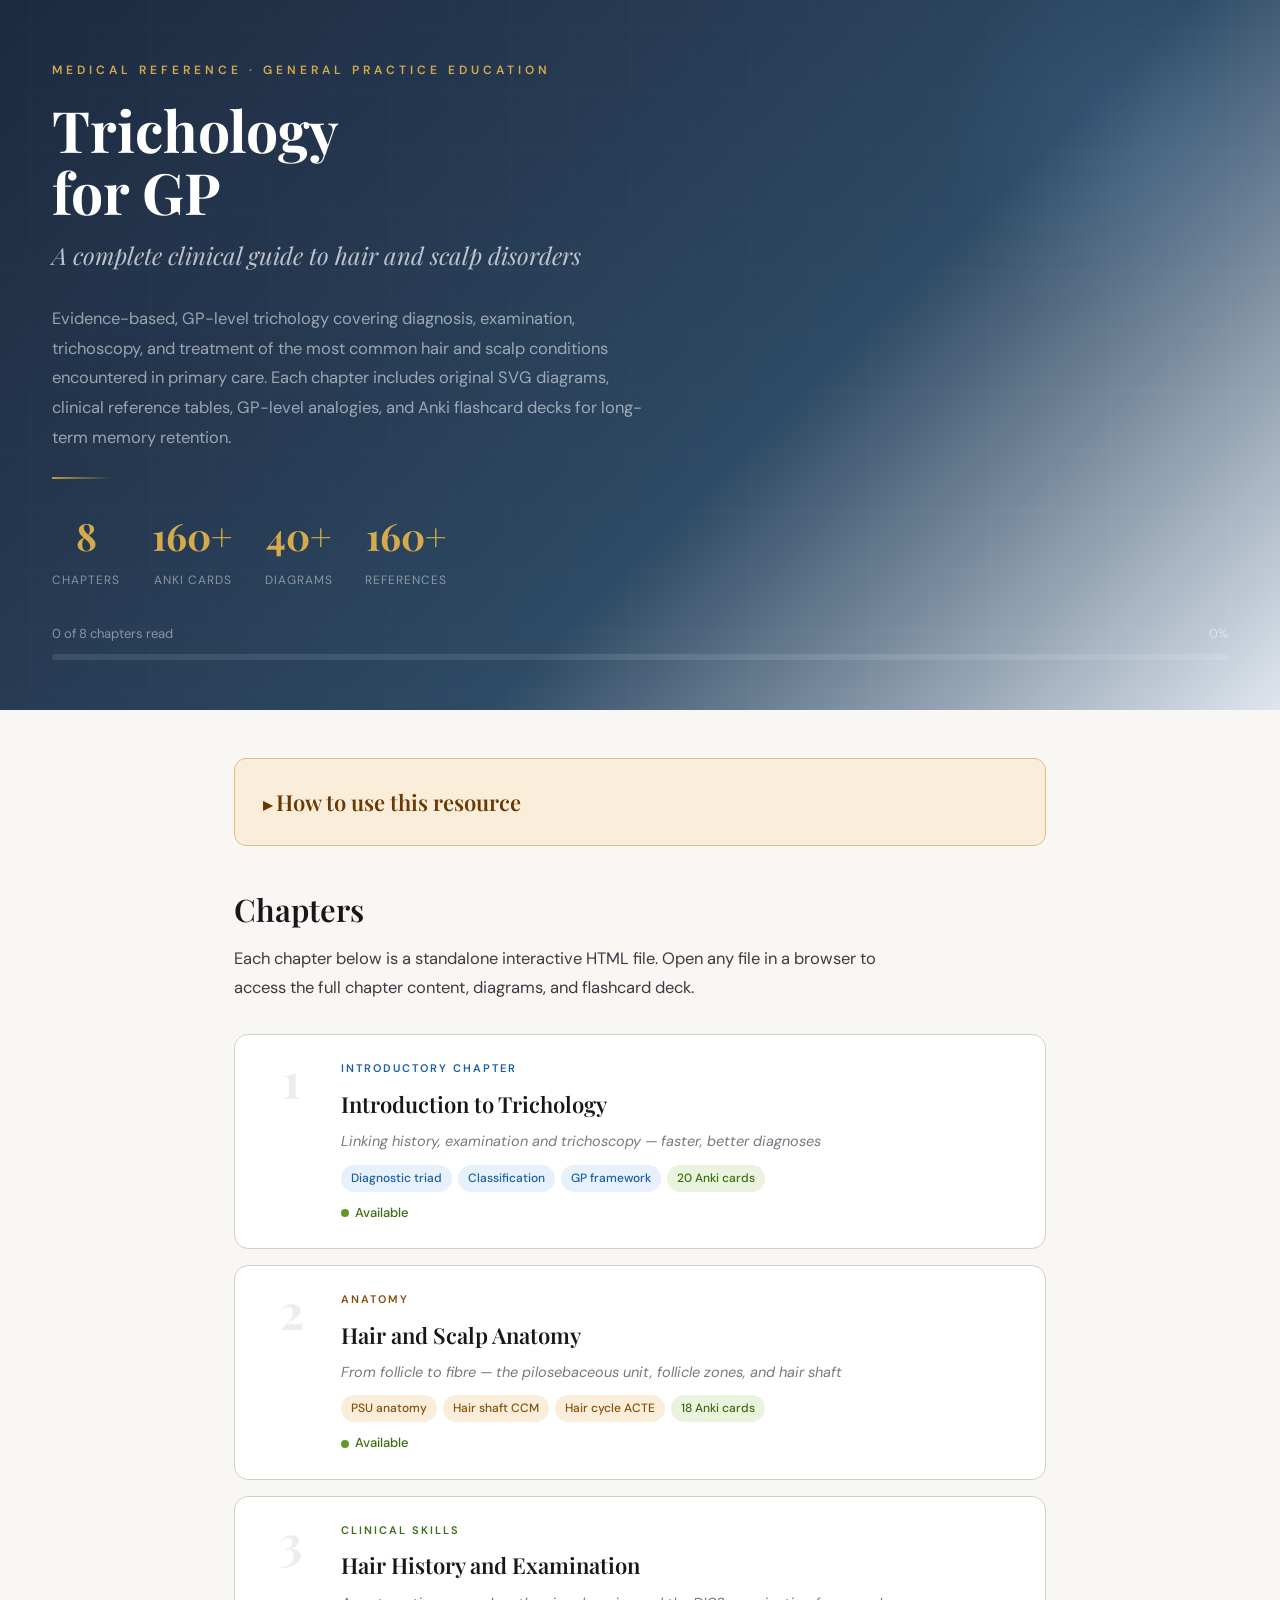
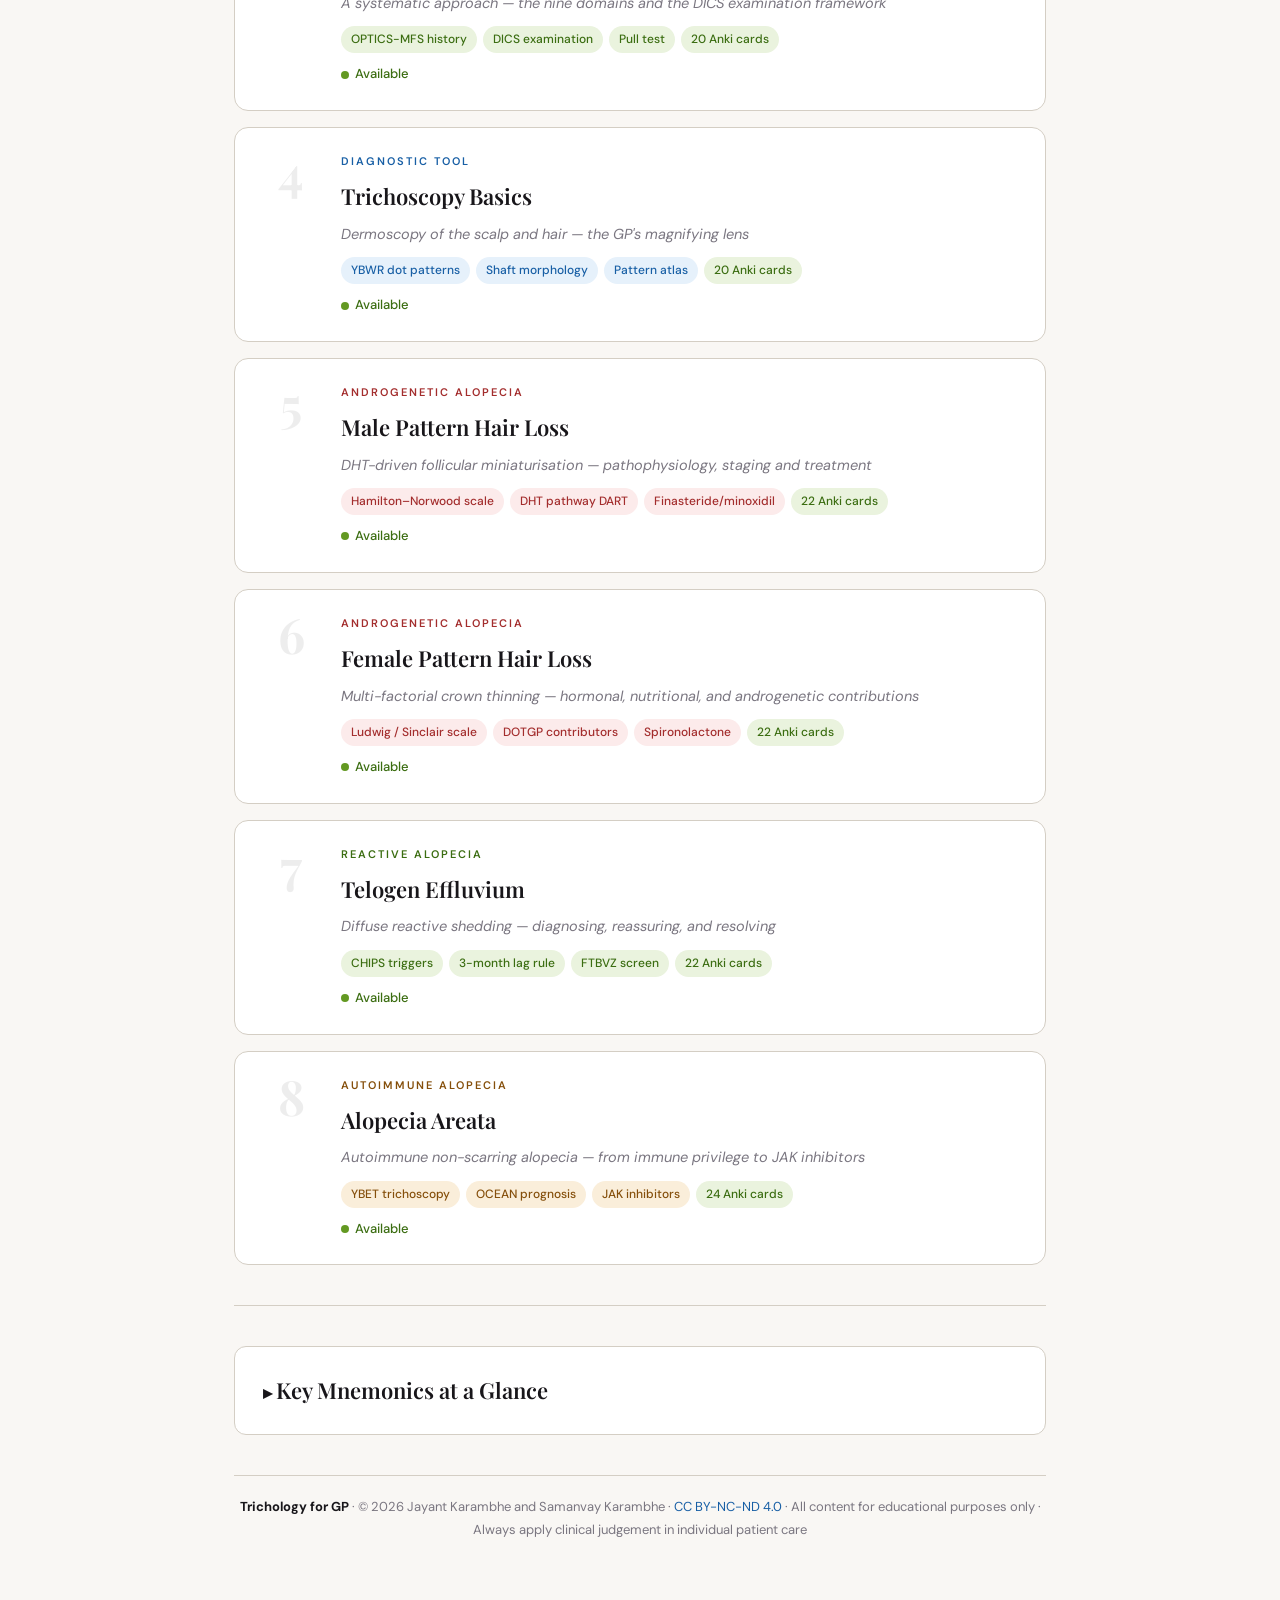
<file: index.html>
<!DOCTYPE html>
<html lang="en">
<head>
<meta charset="UTF-8">
<meta name="viewport" content="width=device-width, initial-scale=1.0">
<title>Trichology for GP — Complete Chapter Index</title>
<style>
@import url('https://fonts.googleapis.com/css2?family=Playfair+Display:ital,wght@0,400;0,600;0,700;1,400&family=DM+Sans:wght@300;400;500;600&display=swap');
:root{--ink:#18161A;--ink2:#3d3a42;--ink3:#7a7680;--bg:#F9F7F4;--bg2:#F2EFE9;--rule:#D4CEC4;--info:#185FA5;--infobg:#E6F1FB;--success:#3B6D11;--successbg:#EAF3DE;--warning:#854F0B;--warningbg:#FAEEDA;--danger:#A32D2D;--dangerbg:#FCEBEB;--gold:#9a7228;--gold2:#c49a3c}
*{box-sizing:border-box;margin:0;padding:0}
body{font-family:'DM Sans',sans-serif;background:var(--bg);color:var(--ink);line-height:1.75;font-size:16.5px;min-height:100vh}
.cover{background:linear-gradient(135deg,#1c2a40 0%,#253850 30%,#2e4a64 60%,#e0e6ee 100%);color:#fff;padding:60px 52px 50px;position:relative;overflow:hidden}
.cover::before{content:'';position:absolute;inset:0;background:url("data:image/svg+xml,%3Csvg width='60' height='60' xmlns='http://www.w3.org/2000/svg'%3E%3Cpath d='M30 0v60M0 30h60' stroke='%23ffffff' stroke-width='.3' opacity='.04'/%3E%3C/svg%3E");pointer-events:none}
.cover::after{content:'';position:absolute;right:-60px;top:-60px;width:400px;height:400px;border-radius:50%;background:radial-gradient(circle,rgba(100,160,220,0.12) 0%,transparent 70%)}
.cover-eyebrow{font-size:12px;font-weight:600;letter-spacing:4px;text-transform:uppercase;color:#d4aa4c;margin-bottom:18px;position:relative}
.cover-title{font-family:'Playfair Display',serif;font-size:57px;font-weight:700;line-height:1.08;margin-bottom:12px;position:relative}
.cover-sub{font-family:'Playfair Display',serif;font-size:24px;font-style:italic;color:rgba(255,255,255,0.7);margin-bottom:28px;position:relative}
.cover-desc{font-size:16.5px;color:rgba(255,255,255,0.55);max-width:600px;line-height:1.8;position:relative}
.cover-rule{width:60px;height:2px;background:linear-gradient(90deg,#c49a3c,transparent);margin:24px 0;position:relative}
.cover-meta{display:flex;gap:32px;margin-top:8px;flex-wrap:wrap;position:relative}
.cover-meta-item{text-align:center}
.cover-meta-num{font-family:'Playfair Display',serif;font-size:37.5px;font-weight:700;color:#d4aa4c}
.cover-meta-lbl{font-size:12px;color:rgba(255,255,255,0.45);text-transform:uppercase;letter-spacing:1px;margin-top:2px}

.main{max-width:900px;margin:0 auto;padding:48px 44px 80px}
h1{font-family:'Playfair Display',serif;font-size:31px;font-weight:600;margin-bottom:8px}
.section-intro{font-size:16.5px;color:var(--ink2);margin-bottom:32px;max-width:680px}

.chapter-grid{display:grid;gap:16px}
.ch-card{background:#fff;border:1px solid var(--rule);border-radius:14px;padding:24px 26px;display:flex;gap:20px;align-items:flex-start;transition:box-shadow .2s,border-color .2s;text-decoration:none;color:inherit}
.ch-card:hover{box-shadow:0 4px 20px rgba(0,0,0,0.08);border-color:#b8b0a4}
.ch-num{font-family:'Playfair Display',serif;font-size:48.5px;font-weight:700;color:rgba(0,0,0,0.07);line-height:1;flex-shrink:0;width:60px;text-align:center;margin-top:-4px}
.ch-body{flex:1}
.ch-eyebrow{font-size:11px;font-weight:600;letter-spacing:2px;text-transform:uppercase;margin-bottom:6px}
.ch-title{font-family:'Playfair Display',serif;font-size:22px;font-weight:600;margin-bottom:6px;color:var(--ink)}
.ch-sub{font-size:14.5px;color:var(--ink3);margin-bottom:10px;font-style:italic}
.ch-tags{display:flex;flex-wrap:wrap;gap:6px}
.tag{display:inline-block;font-size:12px;font-weight:500;padding:3px 10px;border-radius:20px}
.tag-info{background:var(--infobg);color:var(--info)}
.tag-success{background:var(--successbg);color:var(--success)}
.tag-warning{background:var(--warningbg);color:var(--warning)}
.tag-danger{background:var(--dangerbg);color:var(--danger)}
.ch-status{display:flex;align-items:center;gap:6px;font-size:13px;margin-top:10px}
.status-dot{width:8px;height:8px;border-radius:50%;flex-shrink:0}
.status-available{background:#639922}
.status-text-available{color:var(--success);font-weight:500}
.status-read{background:var(--info)}
.status-text-read{color:var(--info);font-weight:500}

.progress-bar{margin-top:32px;position:relative}
.progress-label{font-size:13px;color:rgba(255,255,255,0.45);margin-bottom:8px;display:flex;justify-content:space-between}
.progress-track{height:6px;background:rgba(255,255,255,0.1);border-radius:3px;overflow:hidden}
.progress-fill{height:100%;background:linear-gradient(90deg,#c49a3c,#d4aa4c);border-radius:3px;transition:width .5s ease}
.progress-reset{background:none;border:1px solid rgba(255,255,255,0.18);color:rgba(255,255,255,0.45);font-size:12px;padding:4px 12px;border-radius:4px;cursor:pointer;margin-top:10px;font-family:'DM Sans',sans-serif;transition:all .15s}
.progress-reset:hover{border-color:rgba(255,255,255,0.35);color:rgba(255,255,255,0.7)}

.divider{height:1px;background:var(--rule);margin:40px 0}

.how-to{background:var(--warningbg);border:1px solid #e0c080;border-radius:12px;padding:24px 28px;margin-bottom:36px}
.how-to h2{font-family:'Playfair Display',serif;font-size:22px;font-weight:600;margin-bottom:12px;color:#6a3800}
.how-to p{font-size:15.5px;color:#7a4a10;margin-bottom:8px}
.how-to p:last-child{margin-bottom:0}
.how-to strong{color:#5a2800}

.how-to summary{font-family:'Playfair Display',serif;font-size:22px;font-weight:600;color:#6a3800;cursor:pointer;list-style:none}
.how-to summary::-webkit-details-marker{display:none}
.how-to summary::before{content:'▸ ';font-size:17.5px}
.how-to[open] summary::before{content:'▾ '}
.how-to p:first-of-type{margin-top:12px}

.mnem-summary{font-family:'Playfair Display',serif;font-size:22px;font-weight:600;color:var(--ink);cursor:pointer;list-style:none}
.mnem-summary::-webkit-details-marker{display:none}
.mnem-summary::before{content:'▸ ';font-size:17.5px}
details[open] > .mnem-summary::before{content:'▾ '}
details[open] > .mnem-summary{margin-bottom:12px}

@media(max-width:640px){.cover{padding:40px 24px 36px}.cover-title{font-size:39.5px}.main{padding:32px 20px 60px}.ch-card{flex-direction:column;gap:8px}.ch-num{font-size:35px;width:auto}}
</style>
</head>
<body>

<div class="cover">
  <div class="cover-eyebrow">Medical Reference · General Practice Education</div>
  <div class="cover-title">Trichology<br>for GP</div>
  <div class="cover-sub">A complete clinical guide to hair and scalp disorders</div>
  <div class="cover-desc">Evidence-based, GP-level trichology covering diagnosis, examination, trichoscopy, and treatment of the most common hair and scalp conditions encountered in primary care. Each chapter includes original SVG diagrams, clinical reference tables, GP-level analogies, and Anki flashcard decks for long-term memory retention.</div>
  <div class="cover-rule"></div>
  <div class="cover-meta">
    <div class="cover-meta-item"><div class="cover-meta-num">8</div><div class="cover-meta-lbl">Chapters</div></div>
    <div class="cover-meta-item"><div class="cover-meta-num">160+</div><div class="cover-meta-lbl">Anki Cards</div></div>
    <div class="cover-meta-item"><div class="cover-meta-num">40+</div><div class="cover-meta-lbl">Diagrams</div></div>
    <div class="cover-meta-item"><div class="cover-meta-num">160+</div><div class="cover-meta-lbl">References</div></div>
  </div>
  <div class="progress-bar">
    <div class="progress-label"><span id="progress-text">Loading progress...</span><span id="progress-pct"></span></div>
    <div class="progress-track"><div class="progress-fill" id="progress-fill" style="width:0%"></div></div>
    <button class="progress-reset" id="progress-reset" style="display:none" onclick="resetProgress()">Reset progress</button>
  </div>
</div>

<div class="main">

  <details class="how-to">
    <summary>How to use this resource</summary>
    <p><strong>Standalone HTML files:</strong> Each chapter is a self-contained HTML file that opens in any browser — no internet connection required after initial font loading.</p>
    <p><strong>Anki flashcards:</strong> Each chapter contains an interactive Anki-style flashcard deck. Rate cards as Hard / Got it / Easy to simulate spaced repetition.</p>
    <p><strong>Navigation:</strong> Each chapter has a top navigation bar with tabs. All diagrams are original SVG illustrations — scalable and print-friendly.</p>
    <p><strong>References:</strong> All chapters include full APA 7th edition references. Each chapter is independently citable.</p>
  </details>

  <h1>Chapters</h1>
  <p class="section-intro">Each chapter below is a standalone interactive HTML file. Open any file in a browser to access the full chapter content, diagrams, and flashcard deck.</p>

  <div class="chapter-grid">

    <a class="ch-card" href="chapter_01_introduction.html" data-ch="1">
      <div class="ch-num">1</div>
      <div class="ch-body">
        <div class="ch-eyebrow" style="color:var(--info)">Introductory Chapter</div>
        <div class="ch-title">Introduction to Trichology</div>
        <div class="ch-sub">Linking history, examination and trichoscopy — faster, better diagnoses</div>
        <div class="ch-tags">
          <span class="tag tag-info">Diagnostic triad</span>
          <span class="tag tag-info">Classification</span>
          <span class="tag tag-info">GP framework</span>
          <span class="tag tag-success">20 Anki cards</span>
        </div>
        <div class="ch-status"><div class="status-dot status-available"></div><span class="status-text-available">Available</span></div>
      </div>
    </a>

    <a class="ch-card" href="chapter_02_anatomy.html" data-ch="2">
      <div class="ch-num">2</div>
      <div class="ch-body">
        <div class="ch-eyebrow" style="color:var(--warning)">Anatomy</div>
        <div class="ch-title">Hair and Scalp Anatomy</div>
        <div class="ch-sub">From follicle to fibre — the pilosebaceous unit, follicle zones, and hair shaft</div>
        <div class="ch-tags">
          <span class="tag tag-warning">PSU anatomy</span>
          <span class="tag tag-warning">Hair shaft CCM</span>
          <span class="tag tag-warning">Hair cycle ACTE</span>
          <span class="tag tag-success">18 Anki cards</span>
        </div>
        <div class="ch-status"><div class="status-dot status-available"></div><span class="status-text-available">Available</span></div>
      </div>
    </a>

    <a class="ch-card" href="chapter_03_history_examination.html" data-ch="3">
      <div class="ch-num">3</div>
      <div class="ch-body">
        <div class="ch-eyebrow" style="color:var(--success)">Clinical Skills</div>
        <div class="ch-title">Hair History and Examination</div>
        <div class="ch-sub">A systematic approach — the nine domains and the DICS examination framework</div>
        <div class="ch-tags">
          <span class="tag tag-success">OPTICS-MFS history</span>
          <span class="tag tag-success">DICS examination</span>
          <span class="tag tag-success">Pull test</span>
          <span class="tag tag-success">20 Anki cards</span>
        </div>
        <div class="ch-status"><div class="status-dot status-available"></div><span class="status-text-available">Available</span></div>
      </div>
    </a>

    <a class="ch-card" href="chapter_04_trichoscopy.html" data-ch="4">
      <div class="ch-num">4</div>
      <div class="ch-body">
        <div class="ch-eyebrow" style="color:var(--info)">Diagnostic Tool</div>
        <div class="ch-title">Trichoscopy Basics</div>
        <div class="ch-sub">Dermoscopy of the scalp and hair — the GP's magnifying lens</div>
        <div class="ch-tags">
          <span class="tag tag-info">YBWR dot patterns</span>
          <span class="tag tag-info">Shaft morphology</span>
          <span class="tag tag-info">Pattern atlas</span>
          <span class="tag tag-success">20 Anki cards</span>
        </div>
        <div class="ch-status"><div class="status-dot status-available"></div><span class="status-text-available">Available</span></div>
      </div>
    </a>

    <a class="ch-card" href="chapter_05_male_aga.html" data-ch="5">
      <div class="ch-num">5</div>
      <div class="ch-body">
        <div class="ch-eyebrow" style="color:var(--danger)">Androgenetic Alopecia</div>
        <div class="ch-title">Male Pattern Hair Loss</div>
        <div class="ch-sub">DHT-driven follicular miniaturisation — pathophysiology, staging and treatment</div>
        <div class="ch-tags">
          <span class="tag tag-danger">Hamilton–Norwood scale</span>
          <span class="tag tag-danger">DHT pathway DART</span>
          <span class="tag tag-danger">Finasteride/minoxidil</span>
          <span class="tag tag-success">22 Anki cards</span>
        </div>
        <div class="ch-status"><div class="status-dot status-available"></div><span class="status-text-available">Available</span></div>
      </div>
    </a>

    <a class="ch-card" href="chapter_06_female_fphl.html" data-ch="6">
      <div class="ch-num">6</div>
      <div class="ch-body">
        <div class="ch-eyebrow" style="color:var(--danger)">Androgenetic Alopecia</div>
        <div class="ch-title">Female Pattern Hair Loss</div>
        <div class="ch-sub">Multi-factorial crown thinning — hormonal, nutritional, and androgenetic contributions</div>
        <div class="ch-tags">
          <span class="tag tag-danger">Ludwig / Sinclair scale</span>
          <span class="tag tag-danger">DOTGP contributors</span>
          <span class="tag tag-danger">Spironolactone</span>
          <span class="tag tag-success">22 Anki cards</span>
        </div>
        <div class="ch-status"><div class="status-dot status-available"></div><span class="status-text-available">Available</span></div>
      </div>
    </a>

    <a class="ch-card" href="chapter_07_telogen_effluvium.html" data-ch="7">
      <div class="ch-num">7</div>
      <div class="ch-body">
        <div class="ch-eyebrow" style="color:var(--success)">Reactive Alopecia</div>
        <div class="ch-title">Telogen Effluvium</div>
        <div class="ch-sub">Diffuse reactive shedding — diagnosing, reassuring, and resolving</div>
        <div class="ch-tags">
          <span class="tag tag-success">CHIPS triggers</span>
          <span class="tag tag-success">3-month lag rule</span>
          <span class="tag tag-success">FTBVZ screen</span>
          <span class="tag tag-success">22 Anki cards</span>
        </div>
        <div class="ch-status"><div class="status-dot status-available"></div><span class="status-text-available">Available</span></div>
      </div>
    </a>

    <a class="ch-card" href="chapter_08_alopecia_areata.html" data-ch="8">
      <div class="ch-num">8</div>
      <div class="ch-body">
        <div class="ch-eyebrow" style="color:var(--warning)">Autoimmune Alopecia</div>
        <div class="ch-title">Alopecia Areata</div>
        <div class="ch-sub">Autoimmune non-scarring alopecia — from immune privilege to JAK inhibitors</div>
        <div class="ch-tags">
          <span class="tag tag-warning">YBET trichoscopy</span>
          <span class="tag tag-warning">OCEAN prognosis</span>
          <span class="tag tag-warning">JAK inhibitors</span>
          <span class="tag tag-success">24 Anki cards</span>
        </div>
        <div class="ch-status"><div class="status-dot status-available"></div><span class="status-text-available">Available</span></div>
      </div>
    </a>

  </div>

  <div class="divider"></div>

  <details style="background:#fff;border:1px solid var(--rule);border-radius:12px;padding:24px 28px">
    <summary class="mnem-summary">Key Mnemonics at a Glance</summary>
    <table style="width:100%;border-collapse:collapse;font-size:15.5px">
      <thead><tr><th style="text-align:left;padding:8px 12px;border-bottom:1px solid var(--rule);color:var(--ink3);font-size:12px;text-transform:uppercase;letter-spacing:1px">Mnemonic</th><th style="text-align:left;padding:8px 12px;border-bottom:1px solid var(--rule);color:var(--ink3);font-size:12px;text-transform:uppercase;letter-spacing:1px">Expands to</th><th style="text-align:left;padding:8px 12px;border-bottom:1px solid var(--rule);color:var(--ink3);font-size:12px;text-transform:uppercase;letter-spacing:1px">Chapter</th></tr></thead>
      <tbody>
        <tr><td style="padding:9px 12px;border-bottom:1px solid var(--rule);font-weight:500;color:var(--info)">HET</td><td style="padding:9px 12px;border-bottom:1px solid var(--rule);color:var(--ink2)">History, Examination, Trichoscopy — the diagnostic triad</td><td style="padding:9px 12px;border-bottom:1px solid var(--rule);color:var(--ink3)">Ch. 1</td></tr>
        <tr><td style="padding:9px 12px;border-bottom:1px solid var(--rule);font-weight:500;color:var(--info)">SCALP</td><td style="padding:9px 12px;border-bottom:1px solid var(--rule);color:var(--ink2)">Skin, Connective tissue, Aponeurosis, Loose areolar, Pericranium</td><td style="padding:9px 12px;border-bottom:1px solid var(--rule);color:var(--ink3)">Ch. 2</td></tr>
        <tr><td style="padding:9px 12px;border-bottom:1px solid var(--rule);font-weight:500;color:var(--info)">DICS</td><td style="padding:9px 12px;border-bottom:1px solid var(--rule);color:var(--ink2)">Distribution, Inflammation, Calibre, Scarring</td><td style="padding:9px 12px;border-bottom:1px solid var(--rule);color:var(--ink3)">Ch. 3</td></tr>
        <tr><td style="padding:9px 12px;border-bottom:1px solid var(--rule);font-weight:500;color:var(--info)">YBWR</td><td style="padding:9px 12px;border-bottom:1px solid var(--rule);color:var(--ink2)">Yellow, Black, White, Red dots in trichoscopy</td><td style="padding:9px 12px;border-bottom:1px solid var(--rule);color:var(--ink3)">Ch. 4</td></tr>
        <tr><td style="padding:9px 12px;border-bottom:1px solid var(--rule);font-weight:500;color:var(--info)">DART</td><td style="padding:9px 12px;border-bottom:1px solid var(--rule);color:var(--ink2)">DHT, Androgen receptor, Reductase (5-alpha), Terminal→vellus</td><td style="padding:9px 12px;border-bottom:1px solid var(--rule);color:var(--ink3)">Ch. 5</td></tr>
        <tr><td style="padding:9px 12px;border-bottom:1px solid var(--rule);font-weight:500;color:var(--info)">DOTGP</td><td style="padding:9px 12px;border-bottom:1px solid var(--rule);color:var(--ink2)">DHT, Oestrogen, Thyroid, Genetics, PCOS/iron — FPHL contributors</td><td style="padding:9px 12px;border-bottom:1px solid var(--rule);color:var(--ink3)">Ch. 6</td></tr>
        <tr><td style="padding:9px 12px;border-bottom:1px solid var(--rule);font-weight:500;color:var(--info)">CHIPS</td><td style="padding:9px 12px;border-bottom:1px solid var(--rule);color:var(--ink2)">Childbirth, High fever, Iron, Psychological, Systemic — TE triggers</td><td style="padding:9px 12px;border-bottom:1px solid var(--rule);color:var(--ink3)">Ch. 7</td></tr>
        <tr><td style="padding:9px 12px;border-bottom:1px solid var(--rule);font-weight:500;color:var(--info)">YBET</td><td style="padding:9px 12px;border-bottom:1px solid var(--rule);color:var(--ink2)">Yellow dots, Black dots, Exclamation hairs, Terminal regrowth — AA trichoscopy</td><td style="padding:9px 12px;border-bottom:1px solid var(--rule);color:var(--ink3)">Ch. 8</td></tr>
        <tr><td style="padding:9px 12px;border-bottom:1px solid var(--rule);font-weight:500;color:var(--info)">OCEAN</td><td style="padding:9px 12px;border-bottom:1px solid var(--rule);color:var(--ink2)">Ophiasis, Childhood onset, Extensive nails, Atopy, No response — AA poor prognosis</td><td style="padding:9px 12px;border-bottom:1px solid var(--rule);color:var(--ink3)">Ch. 8</td></tr>
        <tr><td style="padding:9px 12px;font-weight:500;color:var(--info)">AVATAR</td><td style="padding:9px 12px;color:var(--ink2)">Atopy, Vitiligo, Autoimmune thyroid, T1DM, ANA, RA — AA associations</td><td style="padding:9px 12px;color:var(--ink3)">Ch. 8</td></tr>
      </tbody>
    </table>
  </details>

  <div style="margin-top:40px;padding:20px 0;border-top:1px solid var(--rule);text-align:center;font-size:13px;color:var(--ink3)">
    <strong style="color:var(--ink)">Trichology for GP</strong> · &copy; 2026 Jayant Karambhe and Samanvay Karambhe · <a href="legal-notice.html" style="color:var(--info);text-decoration:none">CC BY-NC-ND 4.0</a> · All content for educational purposes only · Always apply clinical judgement in individual patient care
  </div>

</div>

<script>
(function(){
  var total=8;
  var read=0;
  try{
    for(var i=1;i<=total;i++){
      if(localStorage.getItem('tfgp_ch'+i)){
        read++;
        // Update chapter card status
        var card=document.querySelector('.ch-card[data-ch="'+i+'"]');
        if(card){
          var st=card.querySelector('.ch-status');
          if(st) st.innerHTML='<div class="status-dot status-read"></div><span class="status-text-read">Read</span>';
        }
      }
    }
  }catch(e){}
  var pct=Math.round(read/total*100);
  document.getElementById('progress-text').textContent=read+' of '+total+' chapters read';
  document.getElementById('progress-pct').textContent=pct+'%';
  document.getElementById('progress-fill').style.width=pct+'%';
  if(read>0) document.getElementById('progress-reset').style.display='inline-block';
})();
function resetProgress(){
  try{for(var i=1;i<=8;i++) localStorage.removeItem('tfgp_ch'+i)}catch(e){}
  location.reload();
}
</script>
</body>
</html>
</file>
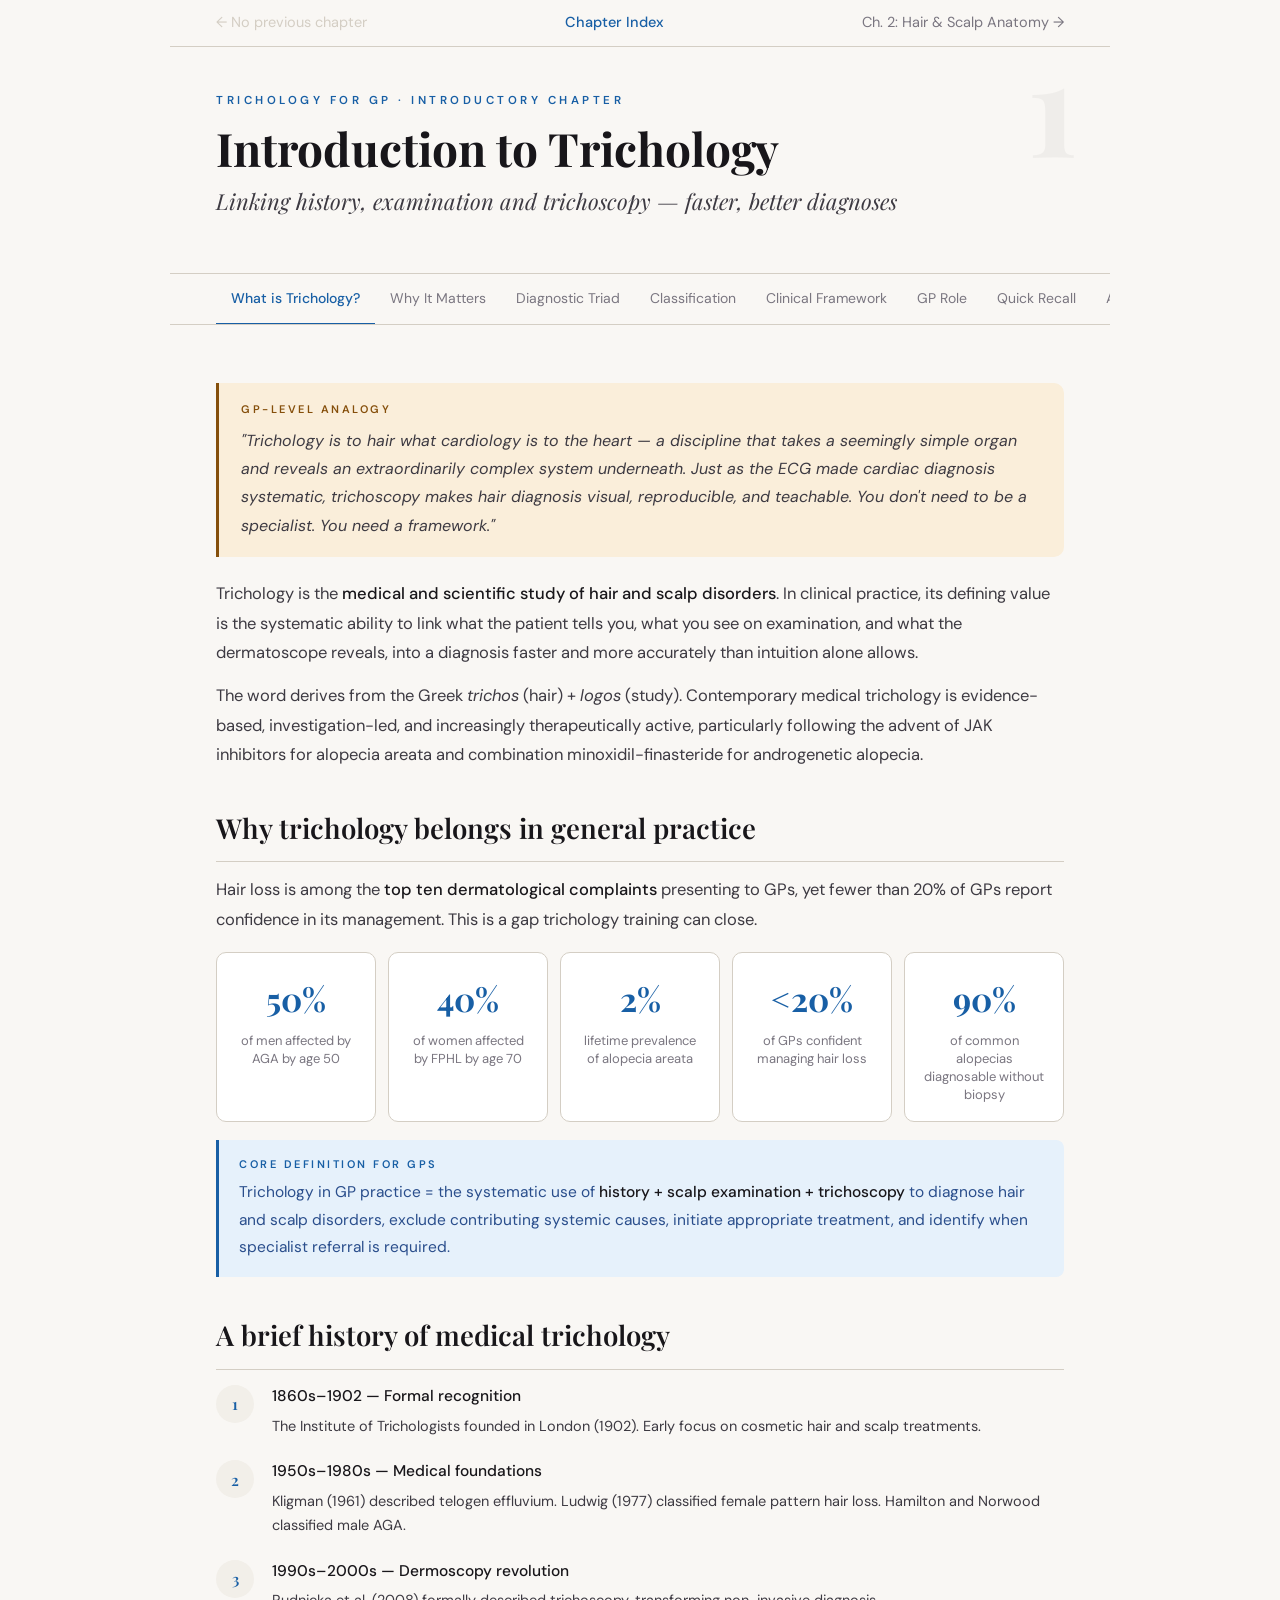
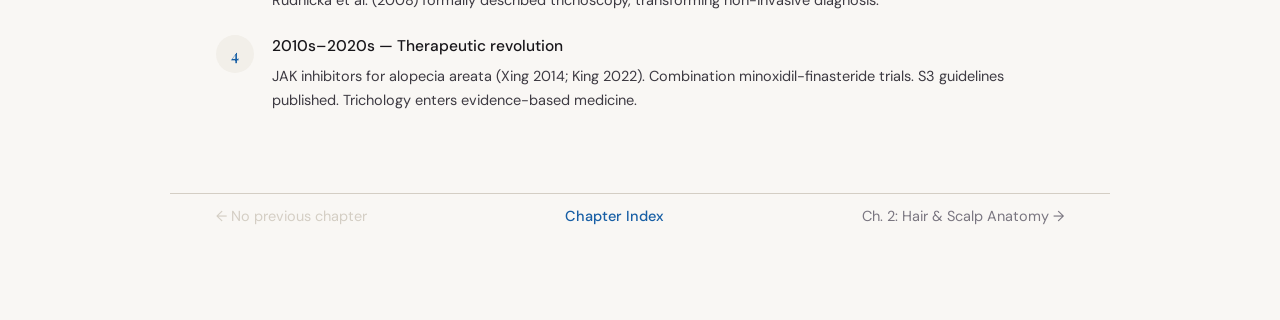
<file: chapter_01_introduction.html>
<!DOCTYPE html>
<html lang="en">
<head>
<meta charset="UTF-8">
<meta name="viewport" content="width=device-width, initial-scale=1.0">
<title>Chapter 1 — Introduction to Trichology | Trichology for GP</title>
<link rel="stylesheet" href="shared.css">
<style>
@import url('https://fonts.googleapis.com/css2?family=Playfair+Display:ital,wght@0,400;0,600;0,700;1,400;1,600&family=DM+Sans:wght@300;400;500;600&display=swap');
:root{--ink:#18161A;--ink2:#3d3a42;--ink3:#7a7680;--bg:#F9F7F4;--bg2:#F2EFE9;--bg3:#E8E3DB;--rule:#D4CEC4;--ch-accent:#185FA5;--teal:#1a6b6b;--teal2:#e6f5f5;--gold:#9a7228;--gold2:#c49a3c;--goldbg:#fdf6e4;--coral:#b84a2a;--coralbg:#fdf0ec;--blue:#2a4e8c;--bluebg:#edf2fc;--green:#2a6a3a;--greenbg:#edf6ee;--purple:#5a2a8c;--purplebg:#f0eafc;--red:#aa2020;--redbg:#fceaea;--info:#185FA5;--infobg:#E6F1FB;--success:#3B6D11;--successbg:#EAF3DE;--warning:#854F0B;--warningbg:#FAEEDA;--danger:#A32D2D;--dangerbg:#FCEBEB}
body{font-family:'DM Sans',sans-serif;background:var(--bg);color:var(--ink);line-height:1.78;font-size:16.5px;max-width:940px;margin:0 auto;padding-bottom:80px}
.ch-header{padding:44px 46px 32px;border-bottom:0.5px solid var(--rule);position:relative;overflow:hidden}
.header-number{font-family:'Playfair Display',serif;font-size:132px;font-weight:700;color:rgba(0,0,0,0.04);position:absolute;right:32px;top:-10px;line-height:1;user-select:none}
.eyebrow{font-size:11.5px;font-weight:600;letter-spacing:3.5px;text-transform:uppercase;color:var(--info);margin-bottom:12px}
.ch-title{font-family:'Playfair Display',serif;font-size:46px;font-weight:700;line-height:1.1;margin-bottom:8px;position:relative;z-index:1}
.ch-sub{font-family:'Playfair Display',serif;font-size:22px;font-style:italic;color:var(--ink2);margin-bottom:20px}
.nav{display:flex;border-bottom:1px solid var(--rule);padding:0 46px;position:sticky;top:0;z-index:200;background:var(--bg);overflow-x:auto;gap:0}
.nav::-webkit-scrollbar{height:0}
.nt{font-size:14px;color:var(--ink3);padding:12px 15px;cursor:pointer;border-bottom:2px solid transparent;margin-bottom:-1px;white-space:nowrap;transition:all .18s;text-decoration:none}
.nt:hover{color:var(--ink)}
.nt.on{color:var(--info);border-bottom-color:var(--info);font-weight:500}
.sec{display:none;padding:36px 46px 20px}
.sec.on{display:block}
h2{font-family:'Playfair Display',serif;font-size:27.5px;font-weight:600;margin:34px 0 13px;padding-bottom:9px;border-bottom:1px solid var(--rule)}
h3{font-family:'Playfair Display',serif;font-size:21px;font-weight:500;font-style:italic;color:var(--ink2);margin:22px 0 10px}
p{margin-bottom:14px;color:var(--ink2);font-size:16.5px}
strong{color:var(--ink);font-weight:500}
.box-gp{background:var(--warningbg);border-left:3px solid var(--warning);padding:17px 22px;margin:22px 0;border-radius:0 10px 10px 0}
.box-gp .lbl{font-size:11px;font-weight:600;letter-spacing:2.5px;text-transform:uppercase;color:var(--warning);margin-bottom:7px}
.box-gp p{font-style:italic;color:var(--ink2);margin:0;font-size:16px}
.box-key{background:var(--infobg);border-left:3px solid var(--info);padding:15px 20px;margin:16px 0;border-radius:0 8px 8px 0}
.box-key .lbl{font-size:11px;font-weight:600;letter-spacing:2.5px;text-transform:uppercase;color:var(--info);margin-bottom:5px}
.box-key p{margin:0;color:var(--blue);font-size:15.5px}
.box-warn{background:var(--dangerbg);border-left:3px solid var(--danger);padding:15px 20px;margin:16px 0;border-radius:0 8px 8px 0}
.box-warn .lbl{font-size:11px;font-weight:600;letter-spacing:2.5px;text-transform:uppercase;color:var(--danger);margin-bottom:5px}
.box-warn p{margin:0;color:#5a1010;font-size:15.5px}
.box-success{background:var(--successbg);border-left:3px solid var(--success);padding:15px 20px;margin:16px 0;border-radius:0 8px 8px 0}
.box-success .lbl{font-size:11px;font-weight:600;letter-spacing:2.5px;text-transform:uppercase;color:var(--success);margin-bottom:5px}
.box-success p{margin:0;color:#1a4a0a;font-size:15.5px}
.dcard{background:#fff;border:1px solid var(--rule);border-radius:12px;padding:24px;margin:24px 0}
.dcard-title{font-size:11.5px;font-weight:600;letter-spacing:2px;text-transform:uppercase;color:var(--ink3);margin-bottom:16px}
.dcard-cap{font-size:14.5px;font-style:italic;color:var(--ink3);margin-top:14px;text-align:center;line-height:1.65}
.dtable{width:100%;border-collapse:collapse;margin:20px 0;font-size:15.5px}
.dtable th{background:var(--bg2);font-size:12px;font-weight:500;letter-spacing:1px;text-transform:uppercase;color:var(--ink3);padding:11px 15px;text-align:left;border-bottom:1px solid var(--rule)}
.dtable td{padding:11px 15px;border-bottom:1px solid var(--rule);vertical-align:top}
.dtable tr:last-child td{border-bottom:none}
.dtable td:first-child{font-weight:500;color:var(--ink)}
.dtable tr:hover td{background:var(--bg)}
.fcard{background:#fff;border:1px solid var(--rule);border-radius:10px;padding:18px 20px}
.fcard .ftag{font-size:11px;font-weight:600;letter-spacing:1.5px;text-transform:uppercase;margin-bottom:8px}
.fcard .ftitle{font-size:15.5px;font-weight:500;color:var(--ink);margin-bottom:6px}
.fcard .fdesc{font-size:14.5px;color:var(--ink2);line-height:1.65}
.timeline-item{display:flex;gap:18px;margin-bottom:20px;align-items:flex-start}
.tl-marker{width:38px;height:38px;border-radius:50%;flex-shrink:0;display:flex;align-items:center;justify-content:center;font-size:15.5px;font-weight:600;font-family:'Playfair Display',serif;margin-top:2px;background:var(--bg2);color:var(--info)}
.tl-body .tl-title{font-size:15.5px;font-weight:500;color:var(--ink);margin-bottom:4px}
.tl-body .tl-desc{font-size:14.5px;color:var(--ink2);line-height:1.65}
.big-stat{display:flex;gap:12px;flex-wrap:wrap;margin:18px 0}
.stat-box{flex:1;min-width:130px;background:#fff;border:1px solid var(--rule);border-radius:10px;padding:16px;text-align:center}
.stat-num{font-family:'Playfair Display',serif;font-size:33px;font-weight:700;color:var(--info);margin-bottom:4px}
.stat-lbl{font-size:13px;color:var(--ink3);line-height:1.4}
.rcrd{background:var(--bg2);border:1px solid var(--rule);border-radius:12px;padding:22px}
.rcrd h4{font-family:'Playfair Display',serif;font-size:18.5px;font-weight:600;margin-bottom:10px;color:var(--ink)}
.rcrd .mnem{font-size:22px;font-weight:600;letter-spacing:4px;color:var(--info);font-family:'DM Sans',sans-serif;margin-bottom:10px}
.rcrd ul{list-style:none;font-size:14.5px;line-height:2.1;color:var(--ink2)}
.rcrd ul li::before{content:"→ ";color:var(--ink3)}
.rcrd ul strong{color:var(--info)}
/* Flashcard */
.pbar-wrap{display:flex;align-items:center;gap:12px;margin-bottom:18px}
.pbar{flex:1;height:3px;background:var(--rule);border-radius:2px}
.pfill{height:100%;background:var(--info);border-radius:2px;transition:width .4s}
.pct{font-size:13px;color:var(--ink3);min-width:72px;text-align:right}
.fcrd{height:210px;perspective:1000px;cursor:pointer;margin-bottom:14px}
.fc-inner{position:relative;width:100%;height:100%;transform-style:preserve-3d;transition:transform .48s cubic-bezier(.4,0,.2,1)}
.fc-inner.flip{transform:rotateY(180deg)}
.fc-front,.fc-back{position:absolute;inset:0;border-radius:12px;backface-visibility:hidden;display:flex;flex-direction:column;justify-content:center;align-items:center;padding:28px 32px;text-align:center}
.fc-front{background:#fff;border:1px solid var(--rule)}
.fc-front .fc-cat{font-size:11px;font-weight:600;letter-spacing:2.5px;text-transform:uppercase;color:var(--info);margin-bottom:10px}
.fc-front .fc-q{font-family:'Playfair Display',serif;font-size:18.5px;font-weight:500;color:var(--ink);line-height:1.45}
.fc-back{background:var(--infobg);transform:rotateY(180deg)}
.fc-back .fc-a{font-size:16px;color:var(--blue);line-height:1.7;white-space:pre-line}
.fc-back .fc-tip{font-size:12px;color:var(--blue);margin-top:10px;opacity:.72}
.hint-txt{font-size:13px;color:var(--ink3);text-align:center;margin-bottom:6px}
.fc-btns{display:flex;gap:10px;justify-content:center}
.fcbtn{font-family:'DM Sans',sans-serif;font-size:14.5px;padding:9px 20px;border-radius:8px;border:1px solid var(--rule);background:#fff;color:var(--ink2);cursor:pointer;transition:all .14s}
.fcbtn:hover{background:var(--bg2)}
.fcbtn.pri{background:var(--infobg);color:var(--blue);border-color:var(--info)}
.fc-ctrl{display:flex;gap:10px;justify-content:center;margin-top:12px}
.fc-ctrl button{font-size:13px;color:var(--gold);background:none;border:none;cursor:pointer;text-decoration:underline;font-family:'DM Sans',sans-serif}
.fc-done{display:none;background:var(--successbg);border:1px solid #a0d080;border-radius:10px;padding:18px;text-align:center;margin-top:14px}
.fc-done h3{font-family:'Playfair Display',serif;color:var(--green);font-size:20px;margin-bottom:6px}
.fc-done p{color:#2a5a1a;font-size:14.5px;margin:0}
.ref-list{list-style:none;margin:14px 0}
.ref-list li{font-size:14.5px;color:var(--ink2);padding:9px 0;border-bottom:1px solid var(--rule);line-height:1.65}
.ref-list li:last-child{border-bottom:none}
.ref-list li .rn{font-weight:500;color:var(--ink);margin-right:5px}
@media(max-width:640px){.ch-header,.nav,.sec{padding-left:20px;padding-right:20px}.header-number{font-size:88px}}
</style>
</head>
<body>
<div class="ch-nav">
  <span class="ch-nav-disabled">← No previous chapter</span>
  <a class="ch-nav-index" href="index.html">Chapter Index</a>
  <a href="chapter_02_anatomy.html">Ch. 2: Hair &amp; Scalp Anatomy →</a>
</div>
<div class="ch-header">
  <div class="header-number">1</div>
  <div class="eyebrow">Trichology for GP · Introductory Chapter</div>
  <div class="ch-title">Introduction to Trichology</div>
  <div class="ch-sub">Linking history, examination and trichoscopy — faster, better diagnoses</div>
</div>
<div class="nav">
  <span class="nt on" onclick="showSec('what')">What is Trichology?</span>
  <span class="nt" onclick="showSec('scope')">Why It Matters</span>
  <span class="nt" onclick="showSec('triad')">Diagnostic Triad</span>
  <span class="nt" onclick="showSec('classification')">Classification</span>
  <span class="nt" onclick="showSec('framework')">Clinical Framework</span>
  <span class="nt" onclick="showSec('gp')">GP Role</span>
  <span class="nt" onclick="showSec('recall')">Quick Recall</span>
  <span class="nt" onclick="showSec('flashcards')">Anki Cards</span>
  <span class="nt" onclick="showSec('references')">References</span>
</div>

<div class="sec on" id="sec-what">
  <div class="box-gp">
    <div class="lbl">GP-Level Analogy</div>
    <p>"Trichology is to hair what cardiology is to the heart — a discipline that takes a seemingly simple organ and reveals an extraordinarily complex system underneath. Just as the ECG made cardiac diagnosis systematic, trichoscopy makes hair diagnosis visual, reproducible, and teachable. You don't need to be a specialist. You need a framework."</p>
  </div>
  <p>Trichology is the <strong>medical and scientific study of hair and scalp disorders</strong>. In clinical practice, its defining value is the systematic ability to link what the patient tells you, what you see on examination, and what the dermatoscope reveals, into a diagnosis faster and more accurately than intuition alone allows.</p>
  <p>The word derives from the Greek <em>trichos</em> (hair) + <em>logos</em> (study). Contemporary medical trichology is evidence-based, investigation-led, and increasingly therapeutically active, particularly following the advent of JAK inhibitors for alopecia areata and combination minoxidil-finasteride for androgenetic alopecia.</p>
  <h2>Why trichology belongs in general practice</h2>
  <p>Hair loss is among the <strong>top ten dermatological complaints</strong> presenting to GPs, yet fewer than 20% of GPs report confidence in its management. This is a gap trichology training can close.</p>
  <div class="big-stat">
    <div class="stat-box"><div class="stat-num">50%</div><div class="stat-lbl">of men affected by AGA by age 50</div></div>
    <div class="stat-box"><div class="stat-num">40%</div><div class="stat-lbl">of women affected by FPHL by age 70</div></div>
    <div class="stat-box"><div class="stat-num">2%</div><div class="stat-lbl">lifetime prevalence of alopecia areata</div></div>
    <div class="stat-box"><div class="stat-num">&lt;20%</div><div class="stat-lbl">of GPs confident managing hair loss</div></div>
    <div class="stat-box"><div class="stat-num">90%</div><div class="stat-lbl">of common alopecias diagnosable without biopsy</div></div>
  </div>
  <div class="box-key">
    <div class="lbl">Core definition for GPs</div>
    <p>Trichology in GP practice = the systematic use of <strong>history + scalp examination + trichoscopy</strong> to diagnose hair and scalp disorders, exclude contributing systemic causes, initiate appropriate treatment, and identify when specialist referral is required.</p>
  </div>
  <h2>A brief history of medical trichology</h2>
  <div class="timeline-item"><div class="tl-marker">1</div><div class="tl-body"><div class="tl-title">1860s–1902 — Formal recognition</div><div class="tl-desc">The Institute of Trichologists founded in London (1902). Early focus on cosmetic hair and scalp treatments.</div></div></div>
  <div class="timeline-item"><div class="tl-marker">2</div><div class="tl-body"><div class="tl-title">1950s–1980s — Medical foundations</div><div class="tl-desc">Kligman (1961) described telogen effluvium. Ludwig (1977) classified female pattern hair loss. Hamilton and Norwood classified male AGA.</div></div></div>
  <div class="timeline-item"><div class="tl-marker">3</div><div class="tl-body"><div class="tl-title">1990s–2000s — Dermoscopy revolution</div><div class="tl-desc">Rudnicka et al. (2008) formally described trichoscopy, transforming non-invasive diagnosis.</div></div></div>
  <div class="timeline-item"><div class="tl-marker">4</div><div class="tl-body"><div class="tl-title">2010s–2020s — Therapeutic revolution</div><div class="tl-desc">JAK inhibitors for alopecia areata (Xing 2014; King 2022). Combination minoxidil-finasteride trials. S3 guidelines published. Trichology enters evidence-based medicine.</div></div></div>
</div>

<div class="sec" id="sec-scope">
  <h2>The scope of trichology in GP practice</h2>
  <div class="grid3">
    <div class="fcard"><div class="ftag" style="color:var(--info)">Diagnosis</div><div class="ftitle">Differential diagnosis</div><div class="fdesc">Distinguishing AGA, TE, AA, scarring alopecias, tinea capitis, and trichotillomania using history, examination, and trichoscopy.</div></div>
    <div class="fcard"><div class="ftag" style="color:var(--warning)">Investigation</div><div class="ftitle">Targeted investigation</div><div class="fdesc">Targeted blood panels (ferritin, TFTs, androgens) rather than blanket testing. Knowing when biopsy or referral is needed.</div></div>
    <div class="fcard"><div class="ftag" style="color:var(--success)">Treatment</div><div class="ftitle">Evidence-based treatment</div><div class="fdesc">Initiating topical/oral minoxidil, finasteride, and iron supplementation. Counselling on realistic expectations.</div></div>
    <div class="fcard"><div class="ftag" style="color:var(--danger)">Red flags</div><div class="ftitle">Urgent pathology</div><div class="fdesc">Identifying scarring alopecias, virilisation, systemic disease, and malignant scalp disease.</div></div>
    <div class="fcard"><div class="ftag" style="color:var(--ink3)">Counselling</div><div class="ftitle">Patient communication</div><div class="fdesc">Explaining the hair cycle, treatment timelines, and prognosis. Managing the psychological burden of hair loss.</div></div>
    <div class="fcard"><div class="ftag" style="color:var(--info)">Monitoring</div><div class="ftitle">Follow-up assessment</div><div class="fdesc">Standardised photography, trichoscopy at follow-up, repeat blood panels. Knowing when to escalate or refer.</div></div>
  </div>
  <h2>The psychological burden</h2>
  <p>Hair loss has clinically significant associations with <strong>depression, anxiety, reduced self-esteem, social withdrawal, and reduced quality of life</strong> — comparable in magnitude to other chronic diseases. The GP who dismisses hair loss without investigation is not being reassuring — they are being inaccurate.</p>
  <div class="box-warn">
    <div class="lbl">Common GP errors in hair loss management</div>
    <p>1. Diagnosing "stress hair loss" without investigation (missing iron deficiency, thyroid disease). 2. Reassuring a patient with scarring alopecia that it will "grow back." 3. Prescribing minoxidil for telogen effluvium without addressing the trigger. 4. Dismissing female hair loss as "normal ageing" without a ferritin check. 5. Failing to screen for autoimmune associations in alopecia areata.</p>
  </div>
</div>

<div class="sec" id="sec-triad">
  <h2>The trichology diagnostic triad</h2>
  <p>The core clinical model of trichology is a <strong>three-step diagnostic triad</strong>: a structured history, a systematic scalp examination, and trichoscopy. These three elements, used together, allow confident diagnosis of over 90% of common hair and scalp conditions without biopsy.</p>
  <div class="dcard">
    <div class="dcard-title">Fig 1.1 — The trichology diagnostic triad</div>
    <svg width="100%" viewBox="0 0 680 320">
      <defs><marker id="ar" viewBox="0 0 10 10" refX="8" refY="5" markerWidth="6" markerHeight="6" orient="auto-start-reverse"><path d="M2 1L8 5L2 9" fill="none" stroke="context-stroke" stroke-width="1.5" stroke-linecap="round" stroke-linejoin="round"/></marker></defs>
      <!-- 1. History -->
      <rect x="30" y="30" width="200" height="110" rx="12" fill="#E1F5EE" stroke="#1D9E75" stroke-width="1"/>
      <text font-family="DM Sans,sans-serif" font-size="13" font-weight="600" fill="#085041" x="130" y="56" text-anchor="middle">1 — History</text>
      <text font-family="DM Sans,sans-serif" font-size="11" fill="#0F6E56" x="130" y="76" text-anchor="middle">Onset, pattern, triggers</text>
      <text font-family="DM Sans,sans-serif" font-size="11" fill="#0F6E56" x="130" y="92" text-anchor="middle">Shedding vs thinning</text>
      <text font-family="DM Sans,sans-serif" font-size="11" fill="#0F6E56" x="130" y="108" text-anchor="middle">Medications, FHx, systemic</text>
      <text font-family="DM Sans,sans-serif" font-size="11" fill="#0F6E56" x="130" y="124" text-anchor="middle">Scalp symptoms</text>
      <!-- 2. Examination -->
      <rect x="30" y="175" width="200" height="110" rx="12" fill="#FAEEDA" stroke="#BA7517" stroke-width="1"/>
      <text font-family="DM Sans,sans-serif" font-size="13" font-weight="600" fill="#412402" x="130" y="201" text-anchor="middle">2 — Examination</text>
      <text font-family="DM Sans,sans-serif" font-size="11" fill="#633806" x="130" y="221" text-anchor="middle">DICS framework</text>
      <text font-family="DM Sans,sans-serif" font-size="11" fill="#633806" x="130" y="237" text-anchor="middle">Inflammation, Calibre</text>
      <text font-family="DM Sans,sans-serif" font-size="11" fill="#633806" x="130" y="253" text-anchor="middle">Scarring vs non-scarring</text>
      <text font-family="DM Sans,sans-serif" font-size="11" fill="#633806" x="130" y="269" text-anchor="middle">Pull test, shaft exam</text>
      <!-- 3. Trichoscopy -->
      <rect x="280" y="100" width="210" height="135" rx="12" fill="#EEEDFE" stroke="#534AB7" stroke-width="1"/>
      <text font-family="DM Sans,sans-serif" font-size="13" font-weight="600" fill="#26215C" x="385" y="126" text-anchor="middle">3 — Trichoscopy</text>
      <text font-family="DM Sans,sans-serif" font-size="11" fill="#3C3489" x="385" y="146" text-anchor="middle">Dot patterns (YBWR)</text>
      <text font-family="DM Sans,sans-serif" font-size="11" fill="#3C3489" x="385" y="162" text-anchor="middle">Shaft morphology</text>
      <text font-family="DM Sans,sans-serif" font-size="11" fill="#3C3489" x="385" y="178" text-anchor="middle">Perifollicular changes</text>
      <text font-family="DM Sans,sans-serif" font-size="11" fill="#3C3489" x="385" y="194" text-anchor="middle">Miniaturisation ratio</text>
      <text font-family="DM Sans,sans-serif" font-size="11" fill="#3C3489" x="385" y="210" text-anchor="middle">Activity assessment</text>
      <!-- Diagnosis -->
      <rect x="530" y="130" width="130" height="70" rx="12" fill="#E6F1FB" stroke="#185FA5" stroke-width="1.5"/>
      <text font-family="DM Sans,sans-serif" font-size="14" font-weight="600" fill="#042C53" x="595" y="158" text-anchor="middle">DIAGNOSIS</text>
      <text font-family="DM Sans,sans-serif" font-size="11" fill="#185FA5" x="595" y="176" text-anchor="middle">&gt;90% without biopsy</text>
      <!-- Arrows -->
      <line x1="230" y1="85" x2="278" y2="148" stroke="#1D9E75" stroke-width="1.2" marker-end="url(#ar)"/>
      <line x1="230" y1="230" x2="278" y2="182" stroke="#BA7517" stroke-width="1.2" marker-end="url(#ar)"/>
      <line x1="490" y1="168" x2="528" y2="168" stroke="#534AB7" stroke-width="1.2" marker-end="url(#ar)"/>
    </svg>
    <div class="dcard-cap">Fig 1.1: The trichology diagnostic triad. History generates hypothesis; examination refines; trichoscopy confirms. This sequential approach produces diagnoses faster and more accurately than any single element alone.</div>
  </div>
  <h3>Step 1 — The structured history</h3>
  <p>A trichology history has <strong>nine specific domains</strong> (OPTICS-MFS) designed to distinguish the most common diagnostic categories within the first five minutes. The single most useful opening question: <em>"Is your hair falling out or getting thinner?"</em></p>
  <h3>Step 2 — Systematic scalp examination (DICS)</h3>
  <p>DICS: <strong>Distribution</strong> (which zones? diffuse or patterned?), <strong>Inflammation</strong> (erythema, scale, crust?), <strong>Calibre</strong> (miniaturisation?), and <strong>Scarring</strong> (follicular ostia present or absent?).</p>
  <h3>Step 3 — Trichoscopy</h3>
  <p>At 10–20× magnification: dot patterns (yellow, black, white, red), shaft morphology (exclamation marks, comma hairs), perifollicular changes, and vascular patterns. Diagnostic accuracy exceeds 90% in experienced hands.</p>
  <div class="box-gp">
    <div class="lbl">GP Analogy — The Triad</div>
    <p>"History is taking witness statements. Examination is surveying the crime scene. Trichoscopy is forensic analysis. You need all three. Forensics without a crime scene, and a crime scene without witnesses, produces guesswork."</p>
  </div>
</div>

<div class="sec" id="sec-classification">
  <h2>Classification of hair loss — the master map</h2>
  <div class="dcard">
    <div class="dcard-title">Fig 1.2 — Master classification of alopecia</div>
    <svg width="100%" viewBox="0 0 680 320">
      <defs><marker id="ar2" viewBox="0 0 10 10" refX="8" refY="5" markerWidth="6" markerHeight="6" orient="auto-start-reverse"><path d="M2 1L8 5L2 9" fill="none" stroke="context-stroke" stroke-width="1.5" stroke-linecap="round" stroke-linejoin="round"/></marker></defs>
      <!-- Root -->
      <rect x="256" y="20" width="168" height="44" rx="10" fill="#F1EFE8" stroke="#888780" stroke-width="1"/>
      <text font-family="DM Sans,sans-serif" font-size="13" font-weight="600" fill="#2C2C2A" x="340" y="46" text-anchor="middle" dominant-baseline="central">Hair loss (Alopecia)</text>
      <!-- Branch lines -->
      <line x1="310" y1="64" x2="200" y2="108" stroke="#888780" stroke-width="1" marker-end="url(#ar2)"/>
      <line x1="370" y1="64" x2="480" y2="108" stroke="#888780" stroke-width="1" marker-end="url(#ar2)"/>
      <!-- Non-scarring -->
      <rect x="80" y="110" width="240" height="44" rx="8" fill="#EAF3DE" stroke="#639922" stroke-width="1"/>
      <text font-family="DM Sans,sans-serif" font-size="13" font-weight="600" fill="#173404" x="200" y="128" text-anchor="middle" dominant-baseline="central">Non-scarring alopecia</text>
      <text font-family="DM Sans,sans-serif" font-size="11" fill="#3B6D11" x="200" y="146" text-anchor="middle" dominant-baseline="central">Follicle intact — reversible</text>
      <!-- Scarring -->
      <rect x="360" y="110" width="240" height="44" rx="8" fill="#FCEBEB" stroke="#E24B4A" stroke-width="1"/>
      <text font-family="DM Sans,sans-serif" font-size="13" font-weight="600" fill="#501313" x="480" y="128" text-anchor="middle" dominant-baseline="central">Scarring alopecia</text>
      <text font-family="DM Sans,sans-serif" font-size="11" fill="#A32D2D" x="480" y="146" text-anchor="middle" dominant-baseline="central">Follicle destroyed — irreversible</text>
      <!-- Non-scarring subtypes -->
      <line x1="156" y1="154" x2="90" y2="196" stroke="#639922" stroke-width="0.8" marker-end="url(#ar2)"/>
      <line x1="200" y1="154" x2="200" y2="196" stroke="#639922" stroke-width="0.8" marker-end="url(#ar2)"/>
      <line x1="244" y1="154" x2="310" y2="196" stroke="#639922" stroke-width="0.8" marker-end="url(#ar2)"/>
      <rect x="30" y="198" width="120" height="40" rx="6" fill="#E1F5EE" stroke="#9FE1CB" stroke-width="0.8"/>
      <text font-family="DM Sans,sans-serif" font-size="11" font-weight="500" fill="#085041" x="90" y="222" text-anchor="middle" dominant-baseline="central">Androgenetic</text>
      <rect x="160" y="198" width="120" height="40" rx="6" fill="#FAEEDA" stroke="#FAC775" stroke-width="0.8"/>
      <text font-family="DM Sans,sans-serif" font-size="11" font-weight="500" fill="#412402" x="220" y="222" text-anchor="middle" dominant-baseline="central">Reactive (TE)</text>
      <rect x="290" y="198" width="120" height="40" rx="6" fill="#EEEDFE" stroke="#AFA9EC" stroke-width="0.8"/>
      <text font-family="DM Sans,sans-serif" font-size="11" font-weight="500" fill="#26215C" x="350" y="222" text-anchor="middle" dominant-baseline="central">Autoimmune (AA)</text>
      <!-- Scarring subtypes -->
      <line x1="430" y1="154" x2="400" y2="196" stroke="#E24B4A" stroke-width="0.8" marker-end="url(#ar2)"/>
      <line x1="480" y1="154" x2="480" y2="196" stroke="#E24B4A" stroke-width="0.8" marker-end="url(#ar2)"/>
      <line x1="530" y1="154" x2="560" y2="196" stroke="#E24B4A" stroke-width="0.8" marker-end="url(#ar2)"/>
      <rect x="340" y="198" width="118" height="40" rx="6" fill="#FAECE7" stroke="#F0997B" stroke-width="0.8"/>
      <text font-family="DM Sans,sans-serif" font-size="11" font-weight="500" fill="#4A1B0C" x="399" y="222" text-anchor="middle" dominant-baseline="central">LPP / FFA / DLE</text>
      <rect x="468" y="198" width="118" height="40" rx="6" fill="#FCEBEB" stroke="#F09595" stroke-width="0.8"/>
      <text font-family="DM Sans,sans-serif" font-size="11" font-weight="500" fill="#501313" x="527" y="222" text-anchor="middle" dominant-baseline="central">Secondary (burns etc)</text>
      <!-- Examples bottom -->
      <rect x="30" y="252" width="120" height="36" rx="5" fill="#F1EFE8" stroke="#D3D1C7" stroke-width="0.5"/>
      <text font-family="DM Sans,sans-serif" font-size="10" fill="#5F5E5A" x="90" y="273" text-anchor="middle" dominant-baseline="central">MAGA, FPHL, DUPA</text>
      <rect x="160" y="252" width="120" height="36" rx="5" fill="#F1EFE8" stroke="#D3D1C7" stroke-width="0.5"/>
      <text font-family="DM Sans,sans-serif" font-size="10" fill="#5F5E5A" x="220" y="273" text-anchor="middle" dominant-baseline="central">Acute TE, chronic TE</text>
      <rect x="290" y="252" width="120" height="36" rx="5" fill="#F1EFE8" stroke="#D3D1C7" stroke-width="0.5"/>
      <text font-family="DM Sans,sans-serif" font-size="10" fill="#5F5E5A" x="350" y="273" text-anchor="middle" dominant-baseline="central">Patchy, totalis, universalis</text>
      <rect x="340" y="252" width="118" height="36" rx="5" fill="#F1EFE8" stroke="#D3D1C7" stroke-width="0.5"/>
      <text font-family="DM Sans,sans-serif" font-size="10" fill="#5F5E5A" x="399" y="273" text-anchor="middle" dominant-baseline="central">Lymphocytic/neutrophilic</text>
    </svg>
    <div class="dcard-cap">Fig 1.2: Master classification of alopecia. The first branch point — scarring vs non-scarring — determines reversibility, urgency, and referral pathway.</div>
  </div>
  <h3>The scarring vs non-scarring distinction</h3>
  <table class="dtable">
    <thead><tr><th>Feature</th><th>Non-scarring</th><th>Scarring (cicatricial)</th></tr></thead>
    <tbody>
      <tr><td>Follicular ostia</td><td>Present and visible</td><td>Absent — smooth atrophic skin</td></tr>
      <tr><td>Reversibility</td><td>Potentially reversible</td><td>Irreversible — stem cells destroyed</td></tr>
      <tr><td>Urgency</td><td>Investigate and treat</td><td>Urgent referral — every week matters</td></tr>
      <tr><td>Examples</td><td>AGA, TE, AA, tinea capitis</td><td>LPP, FFA, DLE, folliculitis decalvans</td></tr>
      <tr><td>Trichoscopy</td><td>Follicular openings with hairs; dot patterns</td><td>White dots (fibrosis); absent follicular units</td></tr>
    </tbody>
  </table>
</div>

<div class="sec" id="sec-framework">
  <h2>The trichology clinical value framework</h2>
  <div class="dcard">
    <div class="dcard-title">Fig 1.3 — From presentation to diagnosis: the trichology clinical pathway</div>
    <svg width="100%" viewBox="0 0 680 280">
      <defs><marker id="ar3" viewBox="0 0 10 10" refX="8" refY="5" markerWidth="6" markerHeight="6" orient="auto-start-reverse"><path d="M2 1L8 5L2 9" fill="none" stroke="context-stroke" stroke-width="1.5" stroke-linecap="round" stroke-linejoin="round"/></marker></defs>
      <rect x="250" y="20" width="180" height="44" rx="10" fill="#F1EFE8" stroke="#888780" stroke-width="1"/>
      <text font-family="DM Sans,sans-serif" font-size="12" font-weight="600" fill="#2C2C2A" x="340" y="46" text-anchor="middle" dominant-baseline="central">Patient presents: hair loss</text>
      <line x1="340" y1="64" x2="340" y2="88" stroke="#888780" stroke-width="1" marker-end="url(#ar3)"/>
      <rect x="200" y="90" width="280" height="48" rx="8" fill="#E1F5EE" stroke="#1D9E75" stroke-width="1"/>
      <text font-family="DM Sans,sans-serif" font-size="12" font-weight="600" fill="#085041" x="340" y="108" text-anchor="middle" dominant-baseline="central">History filter → leading hypothesis</text>
      <text font-family="DM Sans,sans-serif" font-size="11" fill="#0F6E56" x="340" y="126" text-anchor="middle" dominant-baseline="central">Shedding/thinning? Pattern? Trigger? Systemic?</text>
      <line x1="260" y1="138" x2="160" y2="162" stroke="#1D9E75" stroke-width="0.8" marker-end="url(#ar3)"/>
      <line x1="340" y1="138" x2="340" y2="162" stroke="#1D9E75" stroke-width="0.8" marker-end="url(#ar3)"/>
      <line x1="420" y1="138" x2="520" y2="162" stroke="#1D9E75" stroke-width="0.8" marker-end="url(#ar3)"/>
      <rect x="80" y="164" width="160" height="32" rx="6" fill="#E1F5EE" stroke="#9FE1CB" stroke-width="0.8"/>
      <text font-family="DM Sans,sans-serif" font-size="11" fill="#085041" x="160" y="183" text-anchor="middle" dominant-baseline="central">Diffuse → TE likely</text>
      <rect x="260" y="164" width="160" height="32" rx="6" fill="#FAEEDA" stroke="#FAC775" stroke-width="0.8"/>
      <text font-family="DM Sans,sans-serif" font-size="11" fill="#412402" x="340" y="183" text-anchor="middle" dominant-baseline="central">Patterned → AGA likely</text>
      <rect x="440" y="164" width="160" height="32" rx="6" fill="#EEEDFE" stroke="#AFA9EC" stroke-width="0.8"/>
      <text font-family="DM Sans,sans-serif" font-size="11" fill="#26215C" x="520" y="183" text-anchor="middle" dominant-baseline="central">Patches → AA likely</text>
      <line x1="160" y1="196" x2="280" y2="224" stroke="#BA7517" stroke-width="0.8" marker-end="url(#ar3)"/>
      <line x1="340" y1="196" x2="340" y2="224" stroke="#BA7517" stroke-width="0.8" marker-end="url(#ar3)"/>
      <line x1="520" y1="196" x2="400" y2="224" stroke="#BA7517" stroke-width="0.8" marker-end="url(#ar3)"/>
      <rect x="200" y="226" width="280" height="42" rx="8" fill="#FAEEDA" stroke="#BA7517" stroke-width="1"/>
      <text font-family="DM Sans,sans-serif" font-size="12" font-weight="600" fill="#412402" x="340" y="243" text-anchor="middle" dominant-baseline="central">Examination + Trichoscopy → Confirmed Dx</text>
      <text font-family="DM Sans,sans-serif" font-size="11" fill="#633806" x="340" y="259" text-anchor="middle" dominant-baseline="central">DICS + YBWR dots + calibre + ostia → Diagnosis</text>
    </svg>
    <div class="dcard-cap">Fig 1.3: The clinical pathway from presentation to diagnosis. History generates hypothesis; examination and trichoscopy confirm.</div>
  </div>
  <div class="box-success">
    <div class="lbl">What this book equips you to do</div>
    <p>After completing this book: take a structured 9-domain history in 5 minutes · perform DICS examination · interpret basic trichoscopy · diagnose and treat AGA, FPHL, TE, and patchy AA · identify scarring alopecias and refer urgently · order targeted investigations · counsel patients accurately on prognosis.</p>
  </div>
</div>

<div class="sec" id="sec-gp">
  <h2>The GP's role: Diagnose, Initiate, Refer</h2>
  <div class="grid3">
    <div class="fcard">
      <div class="ftag" style="color:var(--success)">GP manages independently</div>
      <div class="ftitle">Common non-scarring alopecias</div>
      <div class="fdesc">AGA / FPHL — minoxidil ± finasteride/spironolactone.<br><br>Acute TE — identify trigger, iron supplementation, reassure.<br><br>Patchy AA — autoimmune screen + intralesional triamcinolone.<br><br>Tinea capitis — systemic antifungal.</div>
    </div>
    <div class="fcard">
      <div class="ftag" style="color:var(--warning)">GP initiates, then refers</div>
      <div class="ftitle">Refractory or complex cases</div>
      <div class="fdesc">AGA/FPHL not responding after 12 months.<br><br>Chronic TE (&gt;6 months) with no trigger.<br><br>Moderate-severe AA (ophiasis) — DPCP or JAK inhibitors.<br><br>Female HL with confirmed hyperandrogenism.</div>
    </div>
    <div class="fcard">
      <div class="ftag" style="color:var(--danger)">Urgent referral</div>
      <div class="ftitle">Scarring and complex alopecias</div>
      <div class="fdesc">Any scarring alopecia (LPP, FFA, DLE) — urgent referral.<br><br>Alopecia totalis/universalis — JAK inhibitors.<br><br>Virilisation + rapid hair loss — androgen-secreting tumour.<br><br>Kerion in childhood — urgent antifungal.</div>
    </div>
  </div>
  <h3>The trichology toolkit for the GP</h3>
  <table class="dtable">
    <thead><tr><th>Tool</th><th>Cost</th><th>Training</th><th>Value</th></tr></thead>
    <tbody>
      <tr><td>Structured history (9 domains)</td><td>None</td><td>1 hour reading</td><td>Generates diagnosis in 80% of cases</td></tr>
      <tr><td>DICS examination framework</td><td>None</td><td>Single teaching session</td><td>Confirms or refines hypothesis</td></tr>
      <tr><td>Polarised dermatoscope (10×)</td><td>£50–£300</td><td>2–4 hour workshop</td><td>Confirms diagnosis; monitors treatment</td></tr>
      <tr><td>Smartphone dermoscope attachment</td><td>£30–£80</td><td>Minimal</td><td>Adequate for GP-level trichoscopy</td></tr>
      <tr><td>Standardised photography</td><td>None</td><td>Positioning protocol</td><td>Objective monitoring over time</td></tr>
    </tbody>
  </table>
</div>

<div class="sec" id="sec-recall">
  <h2>Quick recall — mnemonics</h2>
  <div class="recall-grid">
    <div class="rcrd"><h4>Trichology triad: HET</h4><div class="mnem">H·E·T</div><ul><li><strong>H</strong>istory — 9 domains, OPTICS-MFS</li><li><strong>E</strong>xamination — DICS framework</li><li><strong>T</strong>richoscopy — confirms + quantifies</li><li>Link all three → diagnosis without biopsy (90%)</li></ul></div>
    <div class="rcrd"><h4>Classification: SNS</h4><div class="mnem">S·N·S</div><ul><li><strong>S</strong>carring = follicle destroyed, irreversible</li><li><strong>N</strong>on-scarring = follicle intact, reversible</li><li><strong>S</strong>econd question: patterned or diffuse?</li><li>First exam question: are ostia present?</li></ul></div>
    <div class="rcrd"><h4>Examination: DICS</h4><div class="mnem">D·I·C·S</div><ul><li><strong>D</strong>istribution — diffuse or patterned?</li><li><strong>I</strong>nflammation — erythema, scale, crust?</li><li><strong>C</strong>alibre — miniaturisation ratio?</li><li><strong>S</strong>carring — ostia present or absent?</li></ul></div>
    <div class="rcrd"><h4>GP role: DIR</h4><div class="mnem">D·I·R</div><ul><li><strong>D</strong>iagnose — AGA, TE, AA, tinea</li><li><strong>I</strong>nitiate — minoxidil, finasteride, iron, ILT</li><li><strong>R</strong>efer — scarring, AT/AU, refractory</li><li>When in doubt: trichoscopy first, biopsy rarely</li></ul></div>
  </div>
  <h2>Chapter map</h2>
  <table class="dtable">
    <thead><tr><th>Chapter</th><th>Topic</th><th>Key GP skill</th></tr></thead>
    <tbody>
      <tr><td>1</td><td>Introduction to trichology</td><td>Diagnostic framework, classification, scope</td></tr>
      <tr><td>2</td><td>Hair and scalp anatomy</td><td>Follicle biology, hair cycle, PSU</td></tr>
      <tr><td>3</td><td>Hair history and examination</td><td>9-domain history; DICS examination</td></tr>
      <tr><td>4</td><td>Trichoscopy basics</td><td>Dot patterns YBWR, shaft morphology</td></tr>
      <tr><td>5</td><td>Male pattern hair loss</td><td>Hamilton–Norwood; finasteride + minoxidil</td></tr>
      <tr><td>6</td><td>Female pattern hair loss</td><td>Ludwig scale; multi-factorial; spironolactone</td></tr>
      <tr><td>7</td><td>Telogen effluvium</td><td>3-month trigger rule; CHIPS; FTBVZ screen</td></tr>
      <tr><td>8</td><td>Alopecia areata</td><td>YBET trichoscopy; JAK inhibitors; OCEAN prognosis</td></tr>
    </tbody>
  </table>
</div>

<div class="sec" id="sec-flashcards">
  <h2>Anki Flashcard Deck</h2>
  <p style="color:var(--ink3);font-size:15.5px;margin-bottom:18px">20 cards covering the core concepts of trichology. Tap to flip. Rate to track recall.</p>
  <div class="pbar-wrap"><div class="pbar"><div class="pfill" id="pfill" style="width:0%"></div></div><div class="pct" id="pct">Card 1 / 20</div></div>
  <p class="hint-txt">tap card to flip</p>
  <div class="fcrd" id="fcrd" onclick="flipFC()">
    <div class="fc-inner" id="fci">
      <div class="fc-front"><div class="fc-cat" id="fcat"></div><div class="fc-q" id="fq"></div></div>
      <div class="fc-back"><div class="fc-a" id="fa"></div><div class="fc-tip" id="ftip"></div></div>
    </div>
  </div>
  <div class="fc-btns">
    <button class="fcbtn" onclick="rate('hard')">Hard</button>
    <button class="fcbtn" onclick="rate('ok')">Got it</button>
    <button class="fcbtn pri" onclick="rate('easy')">Easy</button>
  </div>
  <div class="fc-ctrl"><button onclick="shuffleFC()">Shuffle</button><button onclick="restartFC()">Restart</button></div>
  <div class="fc-done" id="fcdone"><h3>Deck complete</h3><p id="fcscore"></p></div>
  <h3 style="margin-top:24px;margin-bottom:10px">All 20 cards</h3>
  <table class="dtable" id="alltbl"></table>
</div>

<div class="sec" id="sec-references">
  <h2>References</h2>
  <ul class="ref-list">
    <li><span class="rn">1.</span> Blumeyer, A., Tosti, A., Messenger, A., et al. (2011). Evidence-based (S3) guideline for the treatment of androgenetic alopecia in women and in men. <em>Journal of the German Society of Dermatology, 9</em>(Suppl 6), S1–S57. https://doi.org/10.1111/j.1610-0379.2011.07802.x</li>
    <li><span class="rn">2.</span> Gilhar, A., Etzioni, A., &amp; Paus, R. (2012). Alopecia areata. <em>New England Journal of Medicine, 366</em>(16), 1515–1525. https://doi.org/10.1056/NEJMra1103442</li>
    <li><span class="rn">3.</span> Headington, J. T. (1993). Telogen effluvium: New concepts and review. <em>Archives of Dermatology, 129</em>(3), 356–363.</li>
    <li><span class="rn">4.</span> Hunt, N., &amp; McHale, S. (2005). The psychological impact of alopecia. <em>British Medical Journal, 331</em>(7522), 951–953. https://doi.org/10.1136/bmj.331.7522.951</li>
    <li><span class="rn">5.</span> Jain, N., Doshi, B., &amp; Khopkar, U. (2013). Trichoscopy in alopecias. <em>Indian Journal of Dermatology, Venereology and Leprology, 79</em>(5), 587–605.</li>
    <li><span class="rn">6.</span> Kanti, V., Messenger, A., Dobos, G., et al. (2018). Evidence-based (S3) guideline for androgenetic alopecia — short version. <em>Journal of the European Academy of Dermatology and Venereology, 32</em>(1), 11–22.</li>
    <li><span class="rn">7.</span> King, B., Ohyama, M., Kwon, O., et al. (2022). Two phase 3 trials of baricitinib for alopecia areata. <em>New England Journal of Medicine, 386</em>(18), 1687–1699.</li>
    <li><span class="rn">8.</span> Kligman, A. M. (1961). Pathologic dynamics of human hair loss: Telogen effluvium. <em>Archives of Dermatology, 83</em>(2), 175–198.</li>
    <li><span class="rn">9.</span> Ludwig, E. (1977). Classification of the types of androgenetic alopecia occurring in the female sex. <em>British Journal of Dermatology, 97</em>(3), 247–254.</li>
    <li><span class="rn">10.</span> Mubki, T., Rudnicka, L., Olszewska, M., &amp; Shapiro, J. (2014). Evaluation and diagnosis of the hair loss patient: Part I. <em>Journal of the American Academy of Dermatology, 71</em>(3), 415.e1–415.e15.</li>
    <li><span class="rn">11.</span> Norwood, O. T. (1975). Male pattern baldness: Classification and incidence. <em>Southern Medical Journal, 68</em>(11), 1359–1365.</li>
    <li><span class="rn">12.</span> Price, V. H. (1999). Treatment of hair loss. <em>New England Journal of Medicine, 341</em>(13), 964–973.</li>
    <li><span class="rn">13.</span> Rudnicka, L., Olszewska, M., Rakowska, A., et al. (2008). Trichoscopy: A new method for diagnosing hair loss. <em>Journal of Drugs in Dermatology, 7</em>(7), 651–654.</li>
    <li><span class="rn">14.</span> Shapiro, J. (2007). <em>Hair loss: Principles of diagnosis and management of alopecia</em>. Martin Dunitz.</li>
    <li><span class="rn">15.</span> Sinclair, R. (1999). Diffuse hair loss. <em>International Journal of Dermatology, 38</em>(Suppl 1), 8–18.</li>
    <li><span class="rn">16.</span> Wolff, H., Fischer, T. W., &amp; Blume-Peytavi, U. (2016). The diagnosis and treatment of hair and scalp diseases. <em>Deutsches Ärzteblatt International, 113</em>(21), 377–386.</li>
  </ul>
</div>

<script>
const cards=[
  {cat:"Definition",q:"What is the clinical definition of trichology relevant to GP practice?",a:"The systematic use of history + scalp examination + trichoscopy to diagnose hair and scalp disorders, exclude contributing systemic causes, initiate appropriate treatment, and identify when specialist referral is required.",tip:"HET: History, Examination, Trichoscopy"},
  {cat:"Definition",q:"What are the three components of the trichology diagnostic triad?",a:"1. History — 9-domain structured history (OPTICS-MFS)\n2. Scalp examination — DICS framework\n3. Trichoscopy — 10–20× magnification confirming and quantifying\nTogether: >90% without biopsy.",tip:"HET: generates → refines → confirms"},
  {cat:"Epidemiology",q:"What is the approximate prevalence of the three most common hair disorders?",a:"• AGA: ~50% of men by age 50; ~40% of women by age 70\n• TE: most common acute diffuse shedding\n• AA: ~2% lifetime global prevalence",tip:"50% men AGA; 40% women FPHL; 2% AA"},
  {cat:"Classification",q:"What is the single most important binary distinction in alopecia classification?",a:"Scarring (cicatricial) vs non-scarring.\nNon-scarring: follicular ostia visible → reversible.\nScarring: ostia absent, fibrosis → irreversible → urgent referral.",tip:"Ostia present = reversible. Ostia absent = refer urgently"},
  {cat:"Classification",q:"Name the three main sub-categories of non-scarring alopecia.",a:"1. Androgenetic — AGA, FPHL\n2. Reactive (effluvium) — TE, anagen effluvium\n3. Autoimmune — Alopecia areata",tip:"Non-scarring: Androgenetic, Reactive, Autoimmune — ARA"},
  {cat:"Classification",q:"Name three primary cicatricial (scarring) alopecias.",a:"1. Lichen planopilaris (LPP)\n2. Frontal fibrosing alopecia (FFA)\n3. Discoid lupus erythematosus (DLE)\nAll require urgent dermatology referral.",tip:"LPP, FFA, DLE — all urgent referrals"},
  {cat:"Examination",q:"What does the DICS framework stand for?",a:"D — Distribution: which zones? Diffuse or patterned?\nI — Inflammation: erythema, scale, crust?\nC — Calibre: miniaturisation?\nS — Scarring: follicular ostia present or absent?",tip:"DICS — learn it once, use it always"},
  {cat:"Examination",q:"What is the single most diagnostically important examination finding in trichology?",a:"The presence or absence of follicular ostia.\nPresent = non-scarring — regrowth possible.\nAbsent = scarring — irreversible — urgent referral.",tip:"Ostia exam: the most important 10 seconds in trichology"},
  {cat:"Trichoscopy",q:"What four dot colours are seen on trichoscopy (YBWR)?",a:"Y — Yellow dots: AA, advanced AGA\nB — Black dots: AA, tinea, trichotillomania\nW — White dots: scarring alopecia — urgent\nR — Red/pink dots: DLE, folliculitis",tip:"YBWR: Yellow=AA, Black=broken, White=scar, Red=inflamed"},
  {cat:"Diagnosis",q:"What is the 'shedding vs thinning' distinction and why does it matter?",a:"Shedding = hair falling out (TE, AA) — increased fallout.\nThinning = finer shafts (AGA, nutritional) — calibre diversity on trichoscopy.\nThis single distinction shapes the entire diagnostic pathway.",tip:"'Falling out OR getting finer?' — the opener"},
  {cat:"Diagnosis",q:"What percentage of common alopecias can be diagnosed without scalp biopsy?",a:"Over 90% — including AGA, FPHL, TE, and patchy AA — using history + examination + trichoscopy. Biopsy reserved for atypical presentations and suspected scarring alopecias.",tip:">90% without biopsy"},
  {cat:"GP Role",q:"What three functions define the GP's role in trichology (DIR)?",a:"D — Diagnose: AGA, FPHL, TE, patchy AA, tinea\nI — Initiate: minoxidil, finasteride, iron, ILT\nR — Refer: scarring, AT/AU, refractory, virilisation",tip:"DIR: Diagnose, Initiate, Refer"},
  {cat:"GP Role",q:"Name four common GP errors in hair loss management.",a:"1. 'Stress hair loss' without investigation\n2. Reassuring scarring alopecia patient about regrowth\n3. Minoxidil for TE without treating trigger\n4. 'Normal ageing' without ferritin check",tip:"Don't dismiss, don't miss iron, don't ignore ostia"},
  {cat:"GP Role",q:"Which hair conditions should a GP manage independently?",a:"1. AGA / FPHL — minoxidil ± finasteride/spironolactone\n2. Acute TE — trigger + iron + reassure\n3. Patchy AA (<50%) — autoimmune screen + ILT\n4. Tinea capitis — systemic antifungal",tip:"AGA, TE, small AA patches, tinea — all GP-manageable"},
  {cat:"GP Role",q:"What three presentations require urgent specialist referral?",a:"1. Scarring alopecia — absent follicular ostia\n2. Alopecia totalis/universalis — JAK inhibitors needed\n3. Rapid loss + virilisation — possible androgen-secreting tumour",tip:"Scarring, AT/AU, virilisation — all urgent"},
  {cat:"Psychology",q:"Why is it inaccurate to dismiss hair loss as 'just cosmetic'?",a:"Hair loss is associated with depression, anxiety, reduced QoL, and social withdrawal comparable to chronic disease. Dismissal without investigation delays effective treatment and causes harm.",tip:"Hair loss QoL impact = comparable to chronic disease"},
  {cat:"History",q:"What is the most important single opening question in a trichology history?",a:"'Is your hair falling out, or is it getting finer/thinner?' — separates effluvium (TE, AA) from miniaturisation (AGA, nutritional) patterns.",tip:"One question separates effluvium from miniaturisation"},
  {cat:"Classification",q:"What is the difference between primary and secondary cicatricial alopecia?",a:"Primary CA: follicle is the primary target (LPP, FFA, DLE).\nSecondary CA: follicular destruction as consequence of another process (burns, radiation, infections).",tip:"Primary = follicle targeted. Secondary = collateral damage"},
  {cat:"Framework",q:"What is the correct sequence of the trichology diagnostic pathway?",a:"1. History → leading hypothesis\n2. Examination (DICS) → refines to 1–2 diagnoses\n3. Trichoscopy → confirms and quantifies\n4. Targeted investigations (ferritin, TFTs) → based on hypothesis\n5. Biopsy → only if steps 1–4 insufficient",tip:"History → Exam → Trichoscopy → Tests → Biopsy. In order."},
  {cat:"Definition",q:"Name three key therapeutic advances in modern trichology (post-2010).",a:"1. JAK inhibitors (baricitinib, ruxolitinib) — first licensed therapy for severe AA (King et al., 2022)\n2. Oral low-dose minoxidil — growing evidence base for AGA and TE\n3. Combination minoxidil + finasteride — synergistic AGA treatment with superior outcomes",tip:"JAK inhibitors = 2022 revolution in AA treatment"}
];
let deck=[...cards],cur=0,flipped=false,sc={easy:0,ok:0,hard:0};
function showFC(i){const c=deck[i];document.getElementById('fcat').textContent=c.cat;document.getElementById('fq').textContent=c.q;document.getElementById('fa').textContent=c.a;document.getElementById('ftip').textContent=c.tip?'Tip: '+c.tip:'';document.getElementById('fci').classList.remove('flip');flipped=false;document.getElementById('pct').textContent='Card '+(i+1)+' / '+deck.length;document.getElementById('pfill').style.width=Math.round(i/deck.length*100)+'%';document.getElementById('fcdone').style.display='none';}
function flipFC(){flipped=!flipped;document.getElementById('fci').classList.toggle('flip',flipped)}
function rate(r){sc[r]++;cur++;if(cur>=deck.length){document.getElementById('fcdone').style.display='block';document.getElementById('fcscore').textContent='Easy: '+sc.easy+' | Got it: '+sc.ok+' | Hard: '+sc.hard;document.getElementById('pfill').style.width='100%';document.getElementById('pct').textContent='Complete';document.getElementById('fci').classList.remove('flip');document.getElementById('fq').textContent='All cards reviewed.';document.getElementById('fa').textContent='';return;}showFC(cur);}
function shuffleFC(){deck=[...cards].sort(()=>Math.random()-.5);cur=0;sc={easy:0,ok:0,hard:0};showFC(0)}
function restartFC(){deck=[...cards];cur=0;sc={easy:0,ok:0,hard:0};showFC(0)}
document.getElementById('alltbl').innerHTML='<tr><th>#</th><th>Category</th><th>Question</th></tr>'+cards.map((c,i)=>'<tr><td>'+(i+1)+'</td><td>'+c.cat+'</td><td>'+c.q.substring(0,72)+(c.q.length>72?'…':'')+'</td></tr>').join('');
function showSec(id){document.querySelectorAll('.sec').forEach(s=>s.classList.remove('on'));document.querySelectorAll('.nt').forEach(t=>t.classList.remove('on'));document.getElementById('sec-'+id).classList.add('on');const map={what:0,scope:1,triad:2,classification:3,framework:4,gp:5,recall:6,flashcards:7,references:8};document.querySelectorAll('.nt')[map[id]].classList.add('on');}
showFC(0);
</script>
<div class="ch-nav ch-nav-bottom">
  <span class="ch-nav-disabled">← No previous chapter</span>
  <a class="ch-nav-index" href="index.html">Chapter Index</a>
  <a href="chapter_02_anatomy.html">Ch. 2: Hair &amp; Scalp Anatomy →</a>
</div>
<script>try{localStorage.setItem('tfgp_ch1','1')}catch(e){}</script>
</body>
</html>
</file>
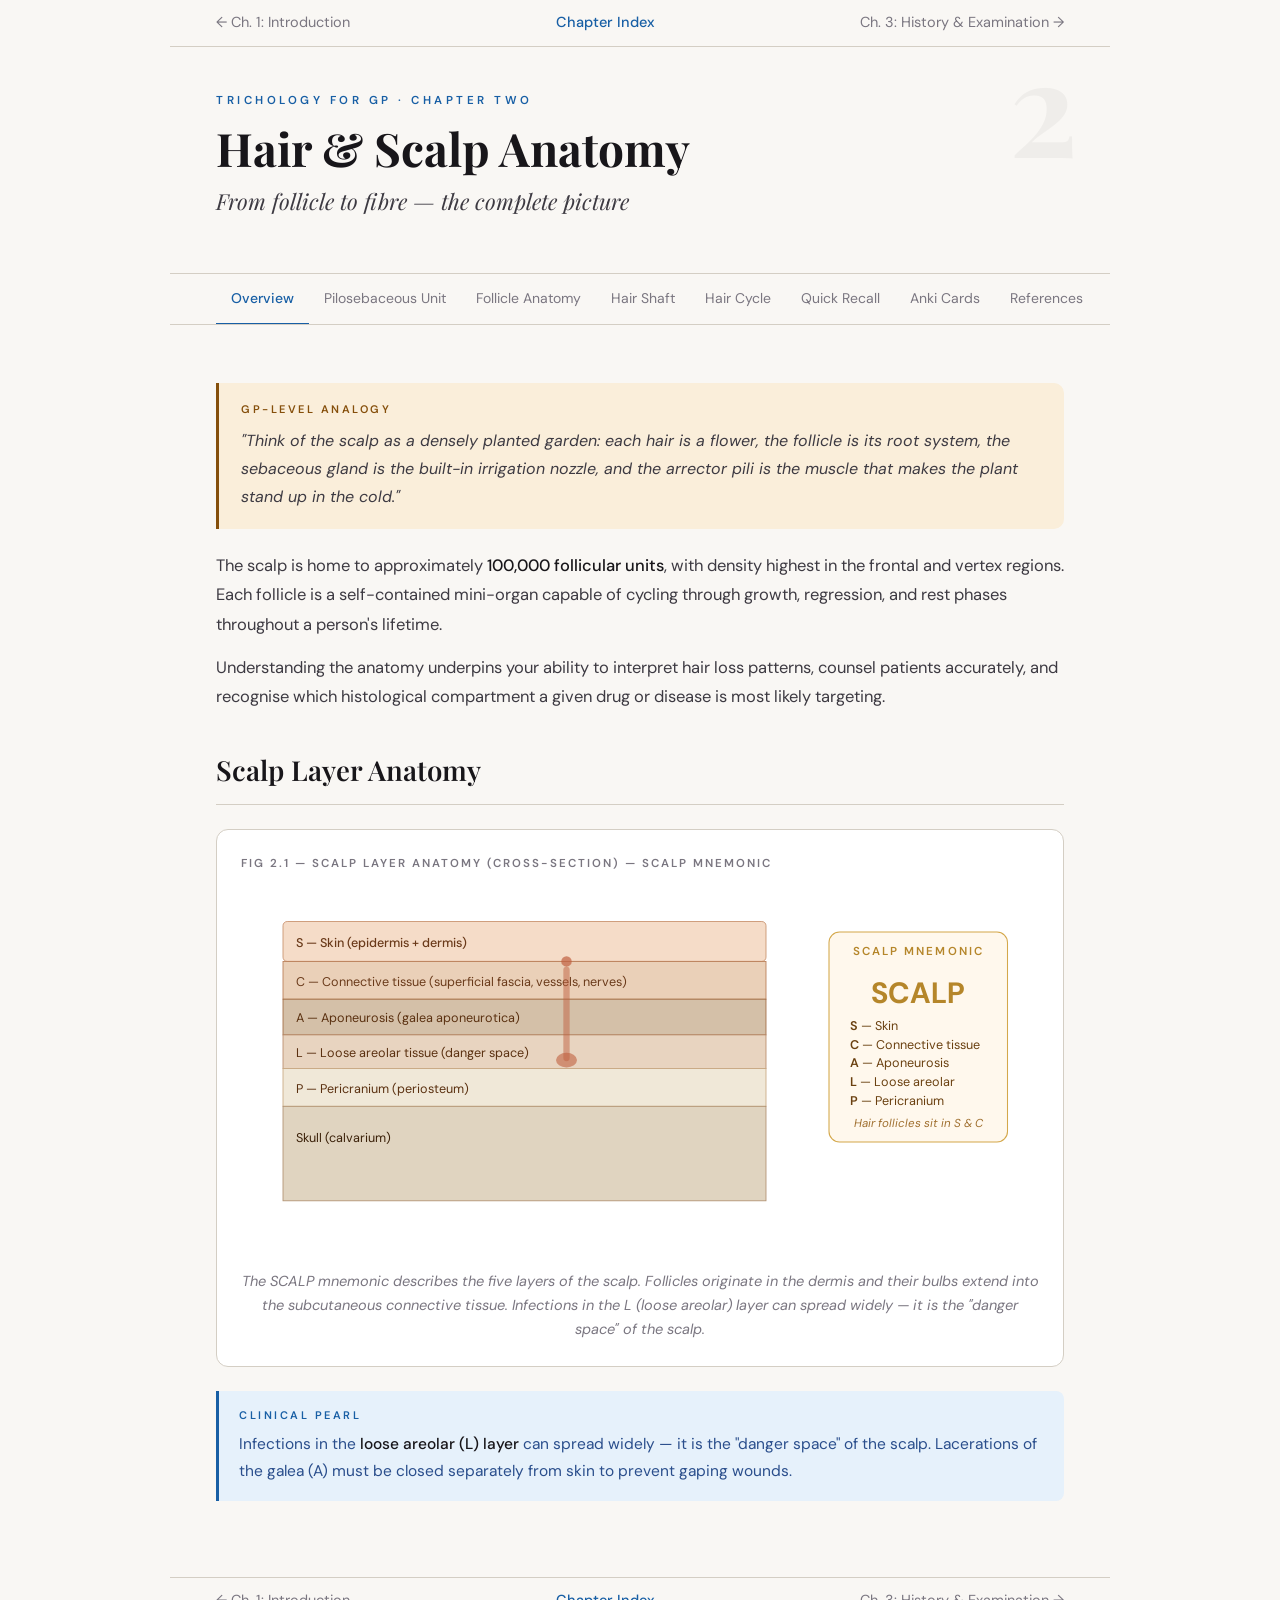
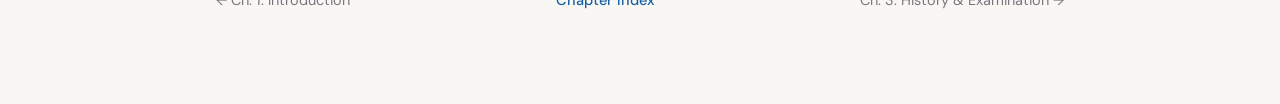
<file: chapter_02_anatomy.html>
<!DOCTYPE html>
<html lang="en">
<head>
<meta charset="UTF-8">
<meta name="viewport" content="width=device-width, initial-scale=1.0">
<title>Chapter 2 — Hair and Scalp Anatomy | Trichology for GP</title>
<link rel="stylesheet" href="shared.css">
<style>
@import url('https://fonts.googleapis.com/css2?family=Playfair+Display:ital,wght@0,400;0,600;0,700;1,400;1,600&family=DM+Sans:wght@300;400;500;600&display=swap');
:root{
  --ink:#18161A;--ink2:#3d3a42;--ink3:#7a7680;
  --bg:#F9F7F4;--bg2:#F2EFE9;--bg3:#E8E3DB;
  --rule:#D4CEC4;--ch-accent:#185FA5;
  --teal:#1a6b6b;--teal2:#e6f5f5;
  --gold:#9a7228;--gold2:#c49a3c;--goldbg:#fdf6e4;
  --coral:#b84a2a;--coralbg:#fdf0ec;
  --blue:#2a4e8c;--bluebg:#edf2fc;
  --green:#2a6a3a;--greenbg:#edf6ee;
  --purple:#5a2a8c;--purplebg:#f0eafc;
  --red:#aa2020;--redbg:#fceaea;
  --info:#185FA5;--infobg:#E6F1FB;
  --success:#3B6D11;--successbg:#EAF3DE;
  --warning:#854F0B;--warningbg:#FAEEDA;
  --danger:#A32D2D;--dangerbg:#FCEBEB;
}
body{font-family:'DM Sans',sans-serif;background:var(--bg);color:var(--ink);line-height:1.78;font-size:16.5px;max-width:940px;margin:0 auto;padding-bottom:80px}

/* HEADER */
.ch-header{padding:44px 46px 32px;border-bottom:0.5px solid var(--rule);position:relative;overflow:hidden}
.header-number{font-family:'Playfair Display',serif;font-size:132px;font-weight:700;color:rgba(0,0,0,0.04);position:absolute;right:32px;top:-10px;line-height:1;user-select:none}
.eyebrow{font-size:11.5px;font-weight:600;letter-spacing:3.5px;text-transform:uppercase;color:var(--info);margin-bottom:12px}
.ch-title{font-family:'Playfair Display',serif;font-size:46px;font-weight:700;line-height:1.1;margin-bottom:8px;position:relative;z-index:1}
.ch-sub{font-family:'Playfair Display',serif;font-size:22px;font-style:italic;color:var(--ink2);margin-bottom:20px}

.nav{display:flex;border-bottom:1px solid var(--rule);padding:0 46px;position:sticky;top:0;z-index:200;background:var(--bg);overflow-x:auto;gap:0}
.nav::-webkit-scrollbar{height:0}
.nt{font-size:14px;color:var(--ink3);padding:12px 15px;cursor:pointer;border-bottom:2px solid transparent;margin-bottom:-1px;white-space:nowrap;transition:all .18s;text-decoration:none}
.nt:hover{color:var(--ink)}
.nt.on{color:var(--info);border-bottom-color:var(--info);font-weight:500}

.sec{display:none;padding:36px 46px 20px}
.sec.on{display:block}

/* TYPOGRAPHY */
h2{font-family:'Playfair Display',serif;font-size:27.5px;font-weight:600;margin:34px 0 13px;padding-bottom:9px;border-bottom:1px solid var(--rule)}
h3{font-family:'Playfair Display',serif;font-size:21px;font-weight:500;font-style:italic;color:var(--ink2);margin:22px 0 10px}
p{margin-bottom:14px;color:var(--ink2);font-size:16.5px}
strong{color:var(--ink);font-weight:500}

/* BOXES */
.box-gp{background:var(--warningbg);border-left:3px solid var(--warning);padding:17px 22px;margin:22px 0;border-radius:0 10px 10px 0}
.box-gp .lbl{font-size:11px;font-weight:600;letter-spacing:2.5px;text-transform:uppercase;color:var(--warning);margin-bottom:7px}
.box-gp p{font-style:italic;color:var(--ink2);margin:0;font-size:16px}
.box-key{background:var(--infobg);border-left:3px solid var(--info);padding:15px 20px;margin:16px 0;border-radius:0 8px 8px 0}
.box-key .lbl{font-size:11px;font-weight:600;letter-spacing:2.5px;text-transform:uppercase;color:var(--info);margin-bottom:5px}
.box-key p{margin:0;color:var(--blue);font-size:15.5px}
.box-warn{background:var(--dangerbg);border-left:3px solid var(--danger);padding:15px 20px;margin:16px 0;border-radius:0 8px 8px 0}
.box-warn .lbl{font-size:11px;font-weight:600;letter-spacing:2.5px;text-transform:uppercase;color:var(--danger);margin-bottom:5px}
.box-warn p{margin:0;color:#5a1010;font-size:15.5px}
.box-success{background:var(--successbg);border-left:3px solid var(--success);padding:15px 20px;margin:16px 0;border-radius:0 8px 8px 0}
.box-success .lbl{font-size:11px;font-weight:600;letter-spacing:2.5px;text-transform:uppercase;color:var(--success);margin-bottom:5px}
.box-success p{margin:0;color:#1a4a0a;font-size:15.5px}

/* DIAGRAM CARD (ch2-specific, using ch1 palette) */
.diagram-card{background:#fff;border:1px solid var(--rule);border-radius:12px;padding:24px;margin:24px 0}
.diagram-title{font-size:11.5px;font-weight:600;letter-spacing:2px;text-transform:uppercase;color:var(--ink3);margin-bottom:16px}
.diagram-caption{font-size:14.5px;font-style:italic;color:var(--ink3);margin-top:14px;text-align:center;line-height:1.65}

/* DCARD (ch1 standard) */
.dcard{background:#fff;border:1px solid var(--rule);border-radius:12px;padding:24px;margin:24px 0}
.dcard-title{font-size:11.5px;font-weight:600;letter-spacing:2px;text-transform:uppercase;color:var(--ink3);margin-bottom:16px}
.dcard-cap{font-size:14.5px;font-style:italic;color:var(--ink3);margin-top:14px;text-align:center;line-height:1.65}

/* LEGEND (ch2-specific) */
.legend{display:flex;flex-wrap:wrap;gap:10px;margin:12px 0}
.leg-item{display:flex;align-items:center;gap:6px;font-size:13px;color:var(--ink2)}
.leg-dot{width:12px;height:12px;border-radius:3px;flex-shrink:0}

/* TABLE (ch2 struct-table, styled like ch1 dtable) */
.struct-table{width:100%;border-collapse:collapse;margin:20px 0;font-size:15.5px}
.struct-table th{background:var(--bg2);font-size:12px;font-weight:500;letter-spacing:1px;text-transform:uppercase;color:var(--ink3);padding:11px 15px;text-align:left;border-bottom:1px solid var(--rule)}
.struct-table td{padding:11px 15px;border-bottom:1px solid var(--rule);vertical-align:top}
.struct-table tr:last-child td{border-bottom:none}
.struct-table td:first-child{font-weight:500;color:var(--ink)}
.struct-table tr:hover td{background:var(--bg)}
.dtable{width:100%;border-collapse:collapse;margin:20px 0;font-size:15.5px}
.dtable th{background:var(--bg2);font-size:12px;font-weight:500;letter-spacing:1px;text-transform:uppercase;color:var(--ink3);padding:11px 15px;text-align:left;border-bottom:1px solid var(--rule)}
.dtable td{padding:11px 15px;border-bottom:1px solid var(--rule);vertical-align:top}
.dtable tr:last-child td{border-bottom:none}
.dtable td:first-child{font-weight:500;color:var(--ink)}
.dtable tr:hover td{background:var(--bg)}

/* FCARD (ch1 standard) */
.fcard{background:#fff;border:1px solid var(--rule);border-radius:10px;padding:18px 20px}
.fcard .ftag{font-size:11px;font-weight:600;letter-spacing:1.5px;text-transform:uppercase;margin-bottom:8px}
.fcard .ftitle{font-size:15.5px;font-weight:500;color:var(--ink);margin-bottom:6px}
.fcard .fdesc{font-size:14.5px;color:var(--ink2);line-height:1.65}

/* QUICK RECALL (ch2-specific, styled like ch1 rcrd) */
.recall-box{background:var(--bg2);border:1px solid var(--rule);border-radius:12px;padding:22px;margin:24px 0}
.recall-box h3{font-family:'Playfair Display',serif;font-size:18.5px;font-weight:600;margin:0 0 10px;color:var(--ink);border:none}
.recall-box .mnemonic{font-size:22px;font-weight:600;letter-spacing:4px;color:var(--info);font-family:'DM Sans',sans-serif;margin-bottom:10px}
.recall-box p{color:var(--ink2);font-size:14.5px;margin-bottom:6px}
.recall-items{list-style:none;font-size:14.5px;line-height:2.1;color:var(--ink2);margin:12px 0 0}
.recall-items li{padding:0}
.recall-items li::before{content:"\2192 ";color:var(--ink3)}
.recall-items li strong{color:var(--info)}

/* RCRD (ch1 standard) */
.rcrd{background:var(--bg2);border:1px solid var(--rule);border-radius:12px;padding:22px}
.rcrd h4{font-family:'Playfair Display',serif;font-size:18.5px;font-weight:600;margin-bottom:10px;color:var(--ink)}
.rcrd .mnem{font-size:22px;font-weight:600;letter-spacing:4px;color:var(--info);font-family:'DM Sans',sans-serif;margin-bottom:10px}
.rcrd ul{list-style:none;font-size:14.5px;line-height:2.1;color:var(--ink2)}
.rcrd ul li::before{content:"\2192 ";color:var(--ink3)}
.rcrd ul strong{color:var(--info)}

/* PHASE BADGES (ch2-specific) */
.phase-badge{display:inline-block;font-size:12px;font-weight:500;padding:3px 10px;border-radius:20px;margin:2px}
.badge-anagen{background:var(--successbg);color:var(--success)}
.badge-catagen{background:var(--warningbg);color:var(--warning)}
.badge-telogen{background:var(--purplebg);color:var(--purple)}
.badge-exogen{background:var(--coralbg);color:var(--coral)}

/* FLASHCARD DECK (ch2-specific, using ch1 palette) */
.flashcard-intro{font-size:16.5px;color:var(--ink3);margin-bottom:24px}
.fc-progress{display:flex;align-items:center;gap:12px;margin-bottom:18px}
.fc-bar{flex:1;height:3px;background:var(--rule);border-radius:2px;overflow:hidden}
.fc-fill{height:100%;background:var(--info);border-radius:2px;transition:width .4s}
.fc-count{font-size:13px;color:var(--ink3);min-width:72px;text-align:right}
.flashcard{height:210px;perspective:1000px;cursor:pointer;margin-bottom:14px}
.fc-inner{position:relative;width:100%;height:100%;transform-style:preserve-3d;transition:transform .48s cubic-bezier(.4,0,.2,1)}
.fc-inner.flipped{transform:rotateY(180deg)}
.fc-front,.fc-back{position:absolute;inset:0;border-radius:12px;backface-visibility:hidden;display:flex;flex-direction:column;justify-content:center;align-items:center;padding:28px 32px;text-align:center}
.fc-front{background:#fff;border:1px solid var(--rule)}
.fc-front .fc-cat{font-size:11px;font-weight:600;letter-spacing:2.5px;text-transform:uppercase;color:var(--info);margin-bottom:10px}
.fc-front .fc-q{font-family:'Playfair Display',serif;font-size:18.5px;font-weight:500;color:var(--ink);line-height:1.45}
.fc-back{background:var(--infobg);transform:rotateY(180deg)}
.fc-back .fc-a{font-size:16px;color:var(--blue);line-height:1.7;white-space:pre-line}
.fc-back .fc-hint{font-size:12px;color:var(--blue);margin-top:10px;opacity:.72}
.fc-flip-hint{font-size:13px;color:var(--ink3);text-align:center;margin-bottom:6px}
.fc-nav{display:flex;gap:10px;justify-content:center}
.fc-btn{font-family:'DM Sans',sans-serif;font-size:14.5px;padding:9px 20px;border-radius:8px;border:1px solid var(--rule);background:#fff;color:var(--ink2);cursor:pointer;transition:all .14s}
.fc-btn:hover{background:var(--bg2)}
.fc-btn.primary{background:var(--infobg);color:var(--blue);border-color:var(--info)}
.fc-shuffle{font-size:13px;color:var(--gold);background:none;border:none;cursor:pointer;text-decoration:underline;font-family:'DM Sans',sans-serif}
.fc-done{display:none;background:var(--successbg);border:1px solid #a0d080;border-radius:10px;padding:18px;text-align:center;margin-top:14px}
.fc-done h3{font-family:'Playfair Display',serif;color:var(--green);font-size:20px;margin-bottom:6px}
.fc-done p{color:#2a5a1a;font-size:14.5px;margin:0}

/* REFERENCES */
.ref-list{list-style:none;margin:14px 0}
.ref-list li{font-size:14.5px;color:var(--ink2);padding:9px 0;border-bottom:1px solid var(--rule);line-height:1.65}
.ref-list li:last-child{border-bottom:none}
.ref-list li span,.ref-list li .rn{font-weight:500;color:var(--ink);margin-right:5px}

/* FLASHCARD ch1 standard (pbar/fcrd variants) */
.pbar-wrap{display:flex;align-items:center;gap:12px;margin-bottom:18px}
.pbar{flex:1;height:3px;background:var(--rule);border-radius:2px}
.pfill{height:100%;background:var(--info);border-radius:2px;transition:width .4s}
.pct{font-size:13px;color:var(--ink3);min-width:72px;text-align:right}
.fcrd{height:210px;perspective:1000px;cursor:pointer;margin-bottom:14px}
.fc-ctrl{display:flex;gap:10px;justify-content:center;margin-top:12px}
.fc-ctrl button{font-size:13px;color:var(--gold);background:none;border:none;cursor:pointer;text-decoration:underline;font-family:'DM Sans',sans-serif}
.hint-txt{font-size:13px;color:var(--ink3);text-align:center;margin-bottom:6px}
.fcbtn{font-family:'DM Sans',sans-serif;font-size:14.5px;padding:9px 20px;border-radius:8px;border:1px solid var(--rule);background:#fff;color:var(--ink2);cursor:pointer;transition:all .14s}
.fcbtn:hover{background:var(--bg2)}
.fcbtn.pri{background:var(--infobg);color:var(--blue);border-color:var(--info)}

@media(max-width:640px){
  .ch-header,.nav,.sec{padding-left:20px;padding-right:20px}
  .header-number{font-size:88px}
  .nt{padding:12px 10px}
}
</style>
</head>
<body>

<div class="ch-nav">
  <a href="chapter_01_introduction.html">← Ch. 1: Introduction</a>
  <a class="ch-nav-index" href="index.html">Chapter Index</a>
  <a href="chapter_03_history_examination.html">Ch. 3: History &amp; Examination →</a>
</div>

<!-- HEADER -->
<div class="ch-header">
  <div class="header-number">2</div>
  <div class="eyebrow">Trichology for GP · Chapter Two</div>
  <div class="ch-title">Hair &amp; Scalp Anatomy</div>
  <div class="ch-sub">From follicle to fibre — the complete picture</div>
</div>

<!-- TABS -->
<div class="nav">
  <span class="nt on" onclick="showSec('overview')">Overview</span>
  <span class="nt" onclick="showSec('pilosebaceous')">Pilosebaceous Unit</span>
  <span class="nt" onclick="showSec('follicle')">Follicle Anatomy</span>
  <span class="nt" onclick="showSec('shaft')">Hair Shaft</span>
  <span class="nt" onclick="showSec('cycle')">Hair Cycle</span>
  <span class="nt" onclick="showSec('recall')">Quick Recall</span>
  <span class="nt" onclick="showSec('flashcards')">Anki Cards</span>
  <span class="nt" onclick="showSec('references')">References</span>
</div>

<!-- ===================== OVERVIEW ===================== -->
<div class="sec on" id="sec-overview">
  <div class="box-gp">
    <div class="lbl">GP-Level Analogy</div>
    <p>"Think of the scalp as a densely planted garden: each hair is a flower, the follicle is its root system, the sebaceous gland is the built-in irrigation nozzle, and the arrector pili is the muscle that makes the plant stand up in the cold."</p>
  </div>
  <p>The scalp is home to approximately <strong>100,000 follicular units</strong>, with density highest in the frontal and vertex regions. Each follicle is a self-contained mini-organ capable of cycling through growth, regression, and rest phases throughout a person's lifetime.</p>
  <p>Understanding the anatomy underpins your ability to interpret hair loss patterns, counsel patients accurately, and recognise which histological compartment a given drug or disease is most likely targeting.</p>

  <h2>Scalp Layer Anatomy</h2>
  <div class="diagram-card">
    <div class="diagram-title">Fig 2.1 — Scalp layer anatomy (cross-section) — SCALP mnemonic</div>
    <svg width="100%" viewBox="0 0 760 340">
      <!-- Layer fills -->
      <rect x="40" y="30" width="460" height="38" rx="4" fill="#f5dcc8" stroke="#c8906a" stroke-width="0.8"/>
      <rect x="40" y="68" width="460" height="36" fill="#ead0b8" stroke="#b87a52" stroke-width="0.8"/>
      <rect x="40" y="104" width="460" height="34" fill="#d4c0a8" stroke="#a06a40" stroke-width="0.8"/>
      <rect x="40" y="138" width="460" height="32" fill="#e8d4c0" stroke="#b88a6a" stroke-width="0.8"/>
      <rect x="40" y="170" width="460" height="36" fill="#f0e8d8" stroke="#c8a880" stroke-width="0.8"/>
      <rect x="40" y="206" width="460" height="90" fill="#e0d4c0" stroke="#b09070" stroke-width="0.8"/>
      <!-- Layer labels -->
      <text font-family="DM Sans,sans-serif" font-size="12" fill="#6a3a1a" x="52" y="54" font-weight="500">S — Skin (epidermis + dermis)</text>
      <text font-family="DM Sans,sans-serif" font-size="12" fill="#6a3a1a" x="52" y="91">C — Connective tissue (superficial fascia, vessels, nerves)</text>
      <text font-family="DM Sans,sans-serif" font-size="12" fill="#5a3010" x="52" y="126">A — Aponeurosis (galea aponeurotica)</text>
      <text font-family="DM Sans,sans-serif" font-size="12" fill="#5a3010" x="52" y="159">L — Loose areolar tissue (danger space)</text>
      <text font-family="DM Sans,sans-serif" font-size="12" fill="#5a3010" x="52" y="193">P — Pericranium (periosteum)</text>
      <text font-family="DM Sans,sans-serif" font-size="12" fill="#3a2008" x="52" y="240">Skull (calvarium)</text>
      <!-- Follicle sketch -->
      <ellipse cx="310" cy="68" rx="5" ry="5" fill="#c06040" opacity="0.7"/>
      <rect x="307" y="73" width="6" height="90" rx="3" fill="#c06040" opacity="0.5"/>
      <ellipse cx="310" cy="162" rx="10" ry="7" fill="#c06040" opacity="0.6"/>
      <!-- SCALP mnemonic badge -->
      <rect x="560" y="40" width="170" height="200" rx="10" fill="#fff8ed" stroke="#d4a84b" stroke-width="1"/>
      <text font-family="DM Sans,sans-serif" font-size="11" fill="#b5862a" x="645" y="62" text-anchor="middle" font-weight="600" letter-spacing="2">SCALP MNEMONIC</text>
      <text font-family="DM Sans,sans-serif" font-size="28" fill="#b5862a" x="645" y="108" text-anchor="middle" font-weight="700">SCALP</text>
      <text font-family="DM Sans,sans-serif" font-size="12" fill="#6a4010" x="580" y="133"><tspan font-weight="600">S</tspan> — Skin</text>
      <text font-family="DM Sans,sans-serif" font-size="12" fill="#6a4010" x="580" y="151"><tspan font-weight="600">C</tspan> — Connective tissue</text>
      <text font-family="DM Sans,sans-serif" font-size="12" fill="#6a4010" x="580" y="169"><tspan font-weight="600">A</tspan> — Aponeurosis</text>
      <text font-family="DM Sans,sans-serif" font-size="12" fill="#6a4010" x="580" y="187"><tspan font-weight="600">L</tspan> — Loose areolar</text>
      <text font-family="DM Sans,sans-serif" font-size="12" fill="#6a4010" x="580" y="205"><tspan font-weight="600">P</tspan> — Pericranium</text>
      <text font-family="DM Sans,sans-serif" font-size="11" fill="#a07030" font-style="italic" x="645" y="226" text-anchor="middle">Hair follicles sit in S &amp; C</text>
    </svg>
    <div class="diagram-caption">The SCALP mnemonic describes the five layers of the scalp. Follicles originate in the dermis and their bulbs extend into the subcutaneous connective tissue. Infections in the L (loose areolar) layer can spread widely — it is the "danger space" of the scalp.</div>
  </div>
  <div class="box-key">
    <div class="lbl">Clinical Pearl</div>
    <p>Infections in the <strong>loose areolar (L) layer</strong> can spread widely — it is the "danger space" of the scalp. Lacerations of the galea (A) must be closed separately from skin to prevent gaping wounds.</p>
  </div>
</div>

<!-- ===================== PILOSEBACEOUS ===================== -->
<div class="sec" id="sec-pilosebaceous">
  <h2>The Pilosebaceous Unit</h2>
  <p>The <strong>pilosebaceous unit (PSU)</strong> is the functional building block of hair-bearing skin. It consists of three intimately connected structures that act together as a single physiological unit.</p>

  <div class="diagram-card">
    <div class="diagram-title">Fig 2.2 — The pilosebaceous unit (schematic)</div>
    <svg width="100%" viewBox="0 0 760 440">
      <defs><marker id="arr" viewBox="0 0 10 10" refX="8" refY="5" markerWidth="5" markerHeight="5" orient="auto-start-reverse"><path d="M2 1L8 5L2 9" fill="none" stroke="context-stroke" stroke-width="1.5" stroke-linecap="round" stroke-linejoin="round"/></marker></defs>
      <!-- SKIN SURFACE -->
      <rect x="40" y="28" width="440" height="18" rx="4" fill="#f5dcc8" stroke="#c8906a" stroke-width="0.8" opacity="0.7"/>
      <text font-family="DM Sans,sans-serif" font-size="11" fill="#9a6040" x="52" y="41">Epidermis surface</text>
      <!-- DERMIS background -->
      <rect x="40" y="46" width="440" height="280" rx="0" fill="#faf0e8" stroke="#ddc0a0" stroke-width="0.5"/>
      <!-- FOLLICLE CANAL -->
      <rect x="178" y="46" width="40" height="260" rx="6" fill="#e8c8a8" stroke="#b8906a" stroke-width="1.2"/>
      <!-- Inner hair shaft -->
      <rect x="191" y="46" width="14" height="280" rx="3" fill="#4a3020" opacity="0.85"/>
      <!-- Bulb -->
      <ellipse cx="198" cy="316" rx="34" ry="22" fill="#c87850" stroke="#a05830" stroke-width="1.2"/>
      <!-- Dermal papilla -->
      <ellipse cx="198" cy="318" rx="14" ry="10" fill="#d4a870" stroke="#b08040" stroke-width="0.8"/>
      <text font-family="DM Sans,sans-serif" font-size="10" fill="#6a3808" x="198" y="321" text-anchor="middle">DP</text>
      <!-- SEBACEOUS GLAND -->
      <ellipse cx="270" cy="130" rx="38" ry="26" fill="#fff0a0" stroke="#d4b030" stroke-width="1.2"/>
      <ellipse cx="252" cy="118" rx="20" ry="16" fill="#ffe878" stroke="#c4a020" stroke-width="0.8"/>
      <ellipse cx="282" cy="122" rx="18" ry="14" fill="#ffe878" stroke="#c4a020" stroke-width="0.8"/>
      <ellipse cx="265" cy="142" rx="16" ry="12" fill="#ffe060" stroke="#c4a020" stroke-width="0.8"/>
      <!-- Sebaceous duct -->
      <path d="M242 144 Q232 155 218 155" fill="none" stroke="#c4a020" stroke-width="2.5" stroke-linecap="round"/>
      <!-- ARRECTOR PILI -->
      <path d="M130 96 Q140 130 218 170" fill="none" stroke="#8050c8" stroke-width="5" stroke-linecap="round" opacity="0.7"/>
      <path d="M126 94 Q136 128 214 168" fill="none" stroke="#a070e0" stroke-width="3" stroke-linecap="round" opacity="0.5"/>
      <!-- Infundibulum label -->
      <line x1="218" y1="72" x2="80" y2="60" stroke="#888" stroke-width="0.8" stroke-dasharray="3 3"/>
      <circle cx="218" cy="72" r="2.5" fill="#888"/>
      <text font-family="DM Sans,sans-serif" font-size="11" fill="#5a3a1a" x="44" y="58" font-weight="500">Infundibulum</text>
      <!-- Isthmus label -->
      <line x1="218" y1="150" x2="80" y2="152" stroke="#888" stroke-width="0.8" stroke-dasharray="3 3"/>
      <circle cx="218" cy="150" r="2.5" fill="#888"/>
      <text font-family="DM Sans,sans-serif" font-size="11" fill="#5a3a1a" x="44" y="150" font-weight="500">Isthmus</text>
      <!-- Lower follicle label -->
      <line x1="218" y1="240" x2="80" y2="240" stroke="#888" stroke-width="0.8" stroke-dasharray="3 3"/>
      <circle cx="218" cy="240" r="2.5" fill="#888"/>
      <text font-family="DM Sans,sans-serif" font-size="11" fill="#5a3a1a" x="44" y="238" font-weight="500">Lower follicle</text>
      <!-- Bulb label -->
      <line x1="218" y1="316" x2="80" y2="316" stroke="#888" stroke-width="0.8" stroke-dasharray="3 3"/>
      <circle cx="218" cy="316" r="2.5" fill="#888"/>
      <text font-family="DM Sans,sans-serif" font-size="11" fill="#5a3a1a" x="44" y="314" font-weight="500">Bulb &amp; Papilla</text>
      <!-- Sebaceous gland label -->
      <line x1="308" y1="128" x2="450" y2="100" stroke="#c4a020" stroke-width="0.8" stroke-dasharray="3 3"/>
      <circle cx="308" cy="128" r="2.5" fill="#c4a020"/>
      <rect x="414" y="82" width="140" height="36" rx="6" fill="#fff8d0" stroke="#d4b030" stroke-width="0.8"/>
      <text font-family="DM Sans,sans-serif" font-size="12" fill="#6a5000" x="484" y="98" text-anchor="middle" font-weight="500">Sebaceous gland</text>
      <text font-family="DM Sans,sans-serif" font-size="10" fill="#8a7020" x="484" y="112" text-anchor="middle">secretes sebum</text>
      <!-- Arrector label -->
      <line x1="148" y1="135" x2="80" y2="200" stroke="#8050c8" stroke-width="0.8" stroke-dasharray="3 3"/>
      <circle cx="148" cy="135" r="2.5" fill="#8050c8"/>
      <rect x="28" y="196" width="150" height="36" rx="6" fill="#f0e8ff" stroke="#9060d8" stroke-width="0.8"/>
      <text font-family="DM Sans,sans-serif" font-size="12" fill="#3a1880" x="103" y="212" text-anchor="middle" font-weight="500">Arrector pili</text>
      <text font-family="DM Sans,sans-serif" font-size="10" fill="#6040a0" x="103" y="226" text-anchor="middle">smooth muscle</text>
      <!-- Hair shaft label -->
      <line x1="198" y1="80" x2="450" y2="170" stroke="#604030" stroke-width="0.8" stroke-dasharray="3 3"/>
      <circle cx="198" cy="80" r="2.5" fill="#604030"/>
      <rect x="414" y="152" width="130" height="36" rx="6" fill="#f0e8e0" stroke="#a06848" stroke-width="0.8"/>
      <text font-family="DM Sans,sans-serif" font-size="12" fill="#4a2808" x="479" y="168" text-anchor="middle" font-weight="500">Hair shaft</text>
      <text font-family="DM Sans,sans-serif" font-size="10" fill="#7a4828" x="479" y="182" text-anchor="middle">cuticle, cortex, medulla</text>
      <!-- Bulge label -->
      <ellipse cx="220" cy="175" rx="8" ry="6" fill="#d080a0" opacity="0.7"/>
      <line x1="228" y1="175" x2="450" y2="230" stroke="#d080a0" stroke-width="0.8" stroke-dasharray="3 3"/>
      <circle cx="228" cy="175" r="2.5" fill="#d080a0"/>
      <rect x="414" y="214" width="130" height="36" rx="6" fill="#ffe0ef" stroke="#d060a0" stroke-width="0.8"/>
      <text font-family="DM Sans,sans-serif" font-size="12" fill="#80104a" x="479" y="230" text-anchor="middle" font-weight="500">Bulge region</text>
      <text font-family="DM Sans,sans-serif" font-size="10" fill="#a04070" x="479" y="244" text-anchor="middle">stem cell niche</text>
      <!-- Melanocyte dots in bulb -->
      <circle cx="186" cy="306" r="3.5" fill="#1a0a00" opacity="0.7"/>
      <circle cx="210" cy="302" r="3.5" fill="#1a0a00" opacity="0.7"/>
    </svg>
    <div class="legend">
      <div class="leg-item"><div class="leg-dot" style="background:#e8c8a8;border:1px solid #b8906a"></div>Follicular canal</div>
      <div class="leg-item"><div class="leg-dot" style="background:#4a3020"></div>Hair shaft</div>
      <div class="leg-item"><div class="leg-dot" style="background:#ffe878;border:1px solid #c4a020"></div>Sebaceous gland</div>
      <div class="leg-item"><div class="leg-dot" style="background:#a070e0"></div>Arrector pili</div>
      <div class="leg-item"><div class="leg-dot" style="background:#d080a0"></div>Bulge (stem cells)</div>
      <div class="leg-item"><div class="leg-dot" style="background:#d4a870;border:1px solid #b08040"></div>Dermal papilla</div>
    </div>
    <div class="diagram-caption">Fig 2.2: The complete pilosebaceous unit. Note the three anatomical zones (infundibulum, isthmus, lower follicle/bulb) and the three accessory structures (sebaceous gland, arrector pili, bulge stem cell niche).</div>
  </div>

  <h3>1. The Hair Follicle</h3>
  <p>A <strong>tubular invagination of the epidermis</strong> extending down into the dermis and subcutaneous fat. It contains the machinery for hair production and is the primary target in alopecia areata, lichen planopilaris, and androgenetic alopecia.</p>

  <h3>2. The Sebaceous Gland</h3>
  <p>A <strong>holocrine gland</strong> — the entire cell disintegrates to release its product — attached to the upper third of the follicle. It secretes <em>sebum</em> (triglycerides, wax esters, squalene, fatty acids) into the infundibulum, lubricating the hair and providing weak antimicrobial activity.</p>
  <div class="box-gp">
    <div class="lbl">GP Analogy</div>
    <p>"The sebaceous gland is the follicle's built-in oil dispenser — it squeezes an entire cell's worth of lipid into the hair canal every time it fires."</p>
  </div>

  <h3>3. The Arrector Pili Muscle</h3>
  <p>A small bundle of <strong>smooth muscle</strong> running obliquely from the dermal papillary layer to the follicle bulge. Innervated by sympathetic adrenergic fibres, it contracts in response to cold or emotional stimuli — producing <em>piloerection</em> (goosebumps). Though functionally vestigial in humans, it anchors the follicle; its destruction disrupts follicular architecture in scarring alopecias.</p>

  <table class="struct-table">
    <thead><tr><th>Component</th><th>Type</th><th>Function</th><th>Clinical relevance</th></tr></thead>
    <tbody>
      <tr><td>Hair follicle</td><td>Epithelial invagination</td><td>Produces hair shaft</td><td>Target in AA, AGA, LPP</td></tr>
      <tr><td>Sebaceous gland</td><td>Holocrine gland</td><td>Sebum secretion</td><td>Hyperactive in seborrhoeic dermatitis; absent in FFA</td></tr>
      <tr><td>Arrector pili</td><td>Smooth muscle</td><td>Piloerection, anchoring</td><td>Destroyed in scarring alopecias</td></tr>
    </tbody>
  </table>
</div>

<!-- ===================== FOLLICLE ANATOMY ===================== -->
<div class="sec" id="sec-follicle">
  <h2>Follicle Anatomy: Three Zones</h2>
  <p>The follicle is divided into three zones. Each has distinct <strong>regenerative capacity, immunological privilege, and disease susceptibility</strong>.</p>

  <div class="diagram-card">
    <div class="diagram-title">Fig 2.3 — Three zones of the hair follicle and their clinical significance</div>
    <svg width="100%" viewBox="0 0 760 460">
      <!-- Zone backgrounds -->
      <rect x="120" y="20" width="260" height="100" rx="10" fill="#fff3e0" stroke="#e8a030" stroke-width="1.5" opacity="0.9"/>
      <text font-family="DM Sans,sans-serif" font-size="13" fill="#a06000" x="250" y="44" text-anchor="middle" font-weight="600">INFUNDIBULUM</text>
      <text font-family="DM Sans,sans-serif" font-size="11" fill="#c07820" x="250" y="62" text-anchor="middle">Follicular pore → sebaceous gland duct</text>
      <text font-family="DM Sans,sans-serif" font-size="11" fill="#c07820" x="250" y="78" text-anchor="middle">Keratinises like surface epidermis</text>
      <text font-family="DM Sans,sans-serif" font-size="11" fill="#c07820" x="250" y="94" text-anchor="middle">Communicates with skin surface</text>

      <rect x="120" y="135" width="260" height="100" rx="10" fill="#e8f5e8" stroke="#2a8a2a" stroke-width="1.5" opacity="0.9"/>
      <text font-family="DM Sans,sans-serif" font-size="13" fill="#1a6a1a" x="250" y="159" text-anchor="middle" font-weight="600">ISTHMUS</text>
      <text font-family="DM Sans,sans-serif" font-size="11" fill="#2a7a2a" x="250" y="177" text-anchor="middle">Sebaceous gland → arrector pili insertion</text>
      <text font-family="DM Sans,sans-serif" font-size="11" fill="#2a7a2a" x="250" y="193" text-anchor="middle">Site of bulge (stem cell niche)</text>
      <text font-family="DM Sans,sans-serif" font-size="11" fill="#2a7a2a" x="250" y="209" text-anchor="middle">Trichilemmal keratinisation</text>

      <rect x="120" y="250" width="260" height="100" rx="10" fill="#ede8f8" stroke="#6a3aaa" stroke-width="1.5" opacity="0.9"/>
      <text font-family="DM Sans,sans-serif" font-size="13" fill="#4a1a8a" x="250" y="274" text-anchor="middle" font-weight="600">LOWER FOLLICLE / BULB</text>
      <text font-family="DM Sans,sans-serif" font-size="11" fill="#6a3aaa" x="250" y="292" text-anchor="middle">Below arrector insertion → bulb</text>
      <text font-family="DM Sans,sans-serif" font-size="11" fill="#6a3aaa" x="250" y="308" text-anchor="middle">Matrix cells: rapid mitosis</text>
      <text font-family="DM Sans,sans-serif" font-size="11" fill="#6a3aaa" x="250" y="324" text-anchor="middle">Cycles through anagen/catagen/telogen</text>

      <!-- Bulb -->
      <ellipse cx="250" cy="390" rx="60" ry="30" fill="#c87850" stroke="#a05830" stroke-width="1.2"/>
      <ellipse cx="250" cy="392" rx="26" ry="16" fill="#d4a870" stroke="#b08040" stroke-width="0.8"/>
      <text font-family="DM Sans,sans-serif" font-size="11" fill="#5a2800" x="250" y="395" text-anchor="middle" font-weight="500">Dermal papilla</text>

      <!-- Clinical significance panels -->
      <text font-family="DM Sans,sans-serif" font-size="13" fill="#444" x="440" y="40" font-weight="600">Clinical significance</text>
      <line x1="435" y1="48" x2="660" y2="48" stroke="#ddd" stroke-width="0.8"/>

      <rect x="440" y="56" width="280" height="76" rx="8" fill="#fff8f0" stroke="#e8a030" stroke-width="0.8"/>
      <text font-family="DM Sans,sans-serif" font-size="12" fill="#a06000" x="455" y="76" font-weight="500">Infundibulum diseases:</text>
      <text font-family="DM Sans,sans-serif" font-size="11" fill="#7a5020" x="455" y="94">• Folliculitis, Demodex</text>
      <text font-family="DM Sans,sans-serif" font-size="11" fill="#7a5020" x="455" y="110">• Comedones (acne, nevus comedonicus)</text>
      <text font-family="DM Sans,sans-serif" font-size="11" fill="#7a5020" x="455" y="124">• Tinea capitis (infundibular invasion)</text>

      <rect x="440" y="152" width="280" height="76" rx="8" fill="#f0f8f0" stroke="#2a8a2a" stroke-width="0.8"/>
      <text font-family="DM Sans,sans-serif" font-size="12" fill="#1a6a1a" x="455" y="172" font-weight="500">Isthmus diseases:</text>
      <text font-family="DM Sans,sans-serif" font-size="11" fill="#2a6a2a" x="455" y="190">• Lichen planopilaris — bulge destruction</text>
      <text font-family="DM Sans,sans-serif" font-size="11" fill="#2a6a2a" x="455" y="206">• Frontal fibrosing alopecia (FFA)</text>
      <text font-family="DM Sans,sans-serif" font-size="11" fill="#2a6a2a" x="455" y="220">• Discoid lupus (upper follicle)</text>

      <rect x="440" y="248" width="280" height="76" rx="8" fill="#f0ecfc" stroke="#6a3aaa" stroke-width="0.8"/>
      <text font-family="DM Sans,sans-serif" font-size="12" fill="#4a1a8a" x="455" y="268" font-weight="500">Lower follicle / bulb diseases:</text>
      <text font-family="DM Sans,sans-serif" font-size="11" fill="#6a3aaa" x="455" y="286">• Alopecia areata (peribulbar lymphocytes)</text>
      <text font-family="DM Sans,sans-serif" font-size="11" fill="#6a3aaa" x="455" y="302">• AGA (DHT-mediated bulb miniaturisation)</text>
      <text font-family="DM Sans,sans-serif" font-size="11" fill="#6a3aaa" x="455" y="318">• Chemotherapy-induced alopecia</text>
    </svg>
    <div class="diagram-caption">Fig 2.3: The three zones of the follicle mapped to their associated diseases. Disease targeting the isthmus/bulge causes permanent (scarring) alopecia because the stem cell reservoir is destroyed. Diseases targeting the lower follicle (AA, AGA) spare the bulge, making regrowth theoretically possible.</div>
  </div>

  <div class="box-warn">
    <div class="lbl">Key Rule for GP</div>
    <p>If you feel scarring/fibrosis at the follicular openings, or see absent follicular ostia on dermoscopy → refer urgently. Scarring alopecia = stem cell loss = irreversibility. Time matters.</p>
  </div>

  <table class="struct-table">
    <thead><tr><th>Zone</th><th>Boundaries</th><th>Keratinisation</th><th>Permanent loss if destroyed?</th></tr></thead>
    <tbody>
      <tr><td>Infundibulum</td><td>Follicular pore → sebaceous duct</td><td>Epidermoid (surface-type)</td><td>No stem cells here</td></tr>
      <tr><td>Isthmus</td><td>Sebaceous duct → arrector pili</td><td>Trichilemmal</td><td>YES — contains bulge stem cells</td></tr>
      <tr><td>Lower follicle/Bulb</td><td>Arrector insertion → matrix/papilla</td><td>Matrix</td><td>Potentially reversible — bulge spared</td></tr>
    </tbody>
  </table>
</div>

<!-- ===================== HAIR SHAFT ===================== -->
<div class="sec" id="sec-shaft">
  <h2>Hair Shaft Structure</h2>
  <p>The hair shaft is a <strong>dead, keratinised filament</strong> produced by the matrix cells of the bulb. It has three concentric layers — analogous to a reinforced concrete column.</p>
  <div class="box-gp">
    <div class="lbl">GP Analogy</div>
    <p>"Think of the hair shaft as a pencil: the outer varnish coating is the cuticle, the wooden barrel providing strength is the cortex, and the soft graphite core — often absent — is the medulla."</p>
  </div>
  <div class="diagram-card">
    <div class="diagram-title">Fig 2.4 — Cross-section of the hair shaft</div>
    <svg width="100%" viewBox="0 0 760 360">
      <!-- Outer circle: cuticle -->
      <circle cx="200" cy="180" r="130" fill="#d4b890" stroke="#a07840" stroke-width="2"/>
      <!-- Middle: cortex -->
      <circle cx="200" cy="180" r="100" fill="#8a6040" stroke="#6a4020" stroke-width="1.5"/>
      <!-- Cortex melanin granules -->
      <circle cx="165" cy="160" r="4" fill="#2a1800" opacity="0.6"/>
      <circle cx="185" cy="145" r="3.5" fill="#2a1800" opacity="0.5"/>
      <circle cx="210" cy="155" r="4" fill="#2a1800" opacity="0.6"/>
      <circle cx="230" cy="170" r="3" fill="#2a1800" opacity="0.4"/>
      <circle cx="180" cy="200" r="3.5" fill="#2a1800" opacity="0.5"/>
      <circle cx="205" cy="210" r="3" fill="#2a1800" opacity="0.4"/>
      <circle cx="225" cy="195" r="4" fill="#2a1800" opacity="0.5"/>
      <!-- Medulla -->
      <circle cx="200" cy="180" r="28" fill="#f0d8b0" stroke="#c0a060" stroke-width="1.2" stroke-dasharray="3 2"/>
      <text font-family="DM Sans,sans-serif" font-size="10" fill="#6a4000" x="200" y="185" text-anchor="middle">Medulla</text>
      <!-- Scale patterns on cuticle -->
      <path d="M120 130 Q130 140 125 150" fill="none" stroke="#e8c890" stroke-width="2" opacity="0.7"/>
      <path d="M112 150 Q122 160 117 170" fill="none" stroke="#e8c890" stroke-width="2" opacity="0.7"/>
      <path d="M110 172 Q120 182 115 192" fill="none" stroke="#e8c890" stroke-width="2" opacity="0.7"/>
      <!-- Labels with leaders -->
      <line x1="270" y1="130" x2="380" y2="80" stroke="#a07840" stroke-width="0.8" stroke-dasharray="3 3"/>
      <circle cx="270" cy="130" r="3" fill="#a07840"/>
      <rect x="360" y="58" width="180" height="50" rx="8" fill="#faf0e0" stroke="#c09040" stroke-width="0.8"/>
      <text font-family="DM Sans,sans-serif" font-size="13" fill="#6a4000" x="450" y="79" text-anchor="middle" font-weight="600">Cuticle</text>
      <text font-family="DM Sans,sans-serif" font-size="11" fill="#8a5820" x="450" y="97" text-anchor="middle">6–10 overlapping flat scales</text>
      <line x1="240" y1="240" x2="380" y2="210" stroke="#6a4020" stroke-width="0.8" stroke-dasharray="3 3"/>
      <circle cx="240" cy="240" r="3" fill="#6a4020"/>
      <rect x="360" y="190" width="180" height="62" rx="8" fill="#f0e4d8" stroke="#8a5030" stroke-width="0.8"/>
      <text font-family="DM Sans,sans-serif" font-size="13" fill="#4a2800" x="450" y="210" text-anchor="middle" font-weight="600">Cortex</text>
      <text font-family="DM Sans,sans-serif" font-size="11" fill="#6a3818" x="450" y="228" text-anchor="middle">~80% of shaft volume</text>
      <text font-family="DM Sans,sans-serif" font-size="11" fill="#6a3818" x="450" y="244" text-anchor="middle">Macrofibrils + melanin granules</text>
      <line x1="220" y1="182" x2="380" y2="310" stroke="#c0a060" stroke-width="0.8" stroke-dasharray="3 3"/>
      <circle cx="220" cy="182" r="3" fill="#c0a060"/>
      <rect x="360" y="290" width="180" height="50" rx="8" fill="#faf4e4" stroke="#c0a050" stroke-width="0.8"/>
      <text font-family="DM Sans,sans-serif" font-size="13" fill="#6a4800" x="450" y="310" text-anchor="middle" font-weight="600">Medulla</text>
      <text font-family="DM Sans,sans-serif" font-size="11" fill="#8a6028" x="450" y="328" text-anchor="middle">Air spaces; absent in vellus</text>
    </svg>
    <div class="diagram-caption">Fig 2.4: Cross-sectional anatomy of the hair shaft. The cortex dominates and provides both mechanical strength (keratin macrofibrils) and optical properties (melanin granule distribution).</div>
  </div>

  <h3>1. Cuticle — The Protective Armour</h3>
  <p>6–10 flattened, overlapping dead cells arranged like roof tiles pointing toward the tip. Rich in disulphide bonds and surface lipids (18-MEA). Healthy cuticle = smooth feel and light reflection. <em>Hair cosmetics principally target the cuticle.</em></p>

  <h3>2. Cortex — The Engine Room</h3>
  <table class="struct-table">
    <thead><tr><th>Property</th><th>Structural basis</th></tr></thead>
    <tbody>
      <tr><td>Mechanical strength</td><td>Coiled α-keratin macrofibrils cross-linked by disulphide bonds</td></tr>
      <tr><td>Elasticity</td><td>Disulphide bonds (targeted by perms and relaxers)</td></tr>
      <tr><td>Colour</td><td>Eumelanin (brown-black) and phaeomelanin (red-yellow) synthesised by melanocytes in the bulb</td></tr>
      <tr><td>Texture/curl</td><td>Asymmetric keratin distribution and follicle shape</td></tr>
    </tbody>
  </table>

  <h3>3. Medulla — The Inner Core</h3>
  <p>A discontinuous central column of loosely packed cells and air spaces. <strong>Absent in vellus hair</strong>. Function debated — may contribute to thermal insulation and light reflection.</p>
  <div class="box-key">
    <div class="lbl">GP Clinical Note</div>
    <p>Trichorrhexis nodosa (the most common hair shaft defect) presents as white nodes on the shaft — fracture points where the cortex has splayed open. Ask about heat styling, bleaching, or physical trauma.</p>
  </div>
</div>

<!-- ===================== HAIR CYCLE ===================== -->
<div class="sec" id="sec-cycle">
  <h2>The Hair Growth Cycle</h2>
  <p>Each follicle independently cycles through distinct phases. On a normal scalp, approximately <strong>85–90% of follicles are in anagen at any time</strong>, 1% in catagen, and 10–15% in telogen.</p>

  <div class="diagram-card">
    <div class="diagram-title">Fig 2.5 — The four phases of the hair growth cycle</div>
    <svg width="100%" viewBox="0 0 760 340">
      <defs><marker id="arr2" viewBox="0 0 10 10" refX="8" refY="5" markerWidth="6" markerHeight="6" orient="auto-start-reverse"><path d="M2 1L8 5L2 9" fill="none" stroke="context-stroke" stroke-width="1.5" stroke-linecap="round" stroke-linejoin="round"/></marker></defs>
      <!-- ANAGEN -->
      <rect x="30" y="30" width="160" height="250" rx="12" fill="#e8f5e8" stroke="#2a8a2a" stroke-width="1.5"/>
      <text font-family="DM Sans,sans-serif" font-size="13" fill="#1a6a1a" x="110" y="56" text-anchor="middle" font-weight="600">ANAGEN</text>
      <text font-family="DM Sans,sans-serif" font-size="11" fill="#2a8a2a" x="110" y="74" text-anchor="middle">Growth phase</text>
      <rect x="100" y="86" width="8" height="80" rx="2" fill="#2a1800"/>
      <ellipse cx="104" cy="168" rx="16" ry="10" fill="#c87850" stroke="#a05830" stroke-width="1"/>
      <text font-family="DM Sans,sans-serif" font-size="11" fill="#2a6a2a" x="110" y="202" text-anchor="middle">2–6 years</text>
      <text font-family="DM Sans,sans-serif" font-size="11" fill="#2a6a2a" x="110" y="218" text-anchor="middle">85–90% follicles</text>
      <text font-family="DM Sans,sans-serif" font-size="11" fill="#2a6a2a" x="110" y="234" text-anchor="middle">Active mitosis</text>
      <text font-family="DM Sans,sans-serif" font-size="11" fill="#2a6a2a" x="110" y="250" text-anchor="middle">~1 cm/month</text>
      <!-- CATAGEN -->
      <rect x="210" y="30" width="160" height="250" rx="12" fill="#fff8e0" stroke="#e8a020" stroke-width="1.5"/>
      <text font-family="DM Sans,sans-serif" font-size="13" fill="#b07000" x="290" y="56" text-anchor="middle" font-weight="600">CATAGEN</text>
      <text font-family="DM Sans,sans-serif" font-size="11" fill="#c08020" x="290" y="74" text-anchor="middle">Regression phase</text>
      <rect x="283" y="86" width="7" height="50" rx="2" fill="#2a1800" opacity="0.6"/>
      <ellipse cx="286" cy="140" rx="10" ry="8" fill="#c87850" stroke="#a05830" stroke-width="0.8" opacity="0.8"/>
      <ellipse cx="286" cy="138" rx="6" ry="4" fill="#e0a870"/>
      <text font-family="DM Sans,sans-serif" font-size="11" fill="#b07020" x="290" y="185" text-anchor="middle">2–3 weeks</text>
      <text font-family="DM Sans,sans-serif" font-size="11" fill="#b07020" x="290" y="201" text-anchor="middle">&lt;1% follicles</text>
      <text font-family="DM Sans,sans-serif" font-size="11" fill="#b07020" x="290" y="217" text-anchor="middle">Mitosis ceases</text>
      <text font-family="DM Sans,sans-serif" font-size="11" fill="#b07020" x="290" y="233" text-anchor="middle">Club hair forms</text>
      <text font-family="DM Sans,sans-serif" font-size="11" fill="#b07020" x="290" y="249" text-anchor="middle">Apoptosis</text>
      <!-- TELOGEN -->
      <rect x="390" y="30" width="160" height="250" rx="12" fill="#f0ecff" stroke="#7040c0" stroke-width="1.5"/>
      <text font-family="DM Sans,sans-serif" font-size="13" fill="#4a20a0" x="470" y="56" text-anchor="middle" font-weight="600">TELOGEN</text>
      <text font-family="DM Sans,sans-serif" font-size="11" fill="#6030c0" x="470" y="74" text-anchor="middle">Resting phase</text>
      <rect x="463" y="86" width="7" height="35" rx="2" fill="#4a3020" opacity="0.5"/>
      <ellipse cx="466" cy="124" rx="9" ry="6" fill="#c0a070" stroke="#908050" stroke-width="0.8"/>
      <ellipse cx="466" cy="148" rx="7" ry="5" fill="#a0c8a0" stroke="#608060" stroke-width="0.8" opacity="0.7"/>
      <text font-family="DM Sans,sans-serif" font-size="11" fill="#5030a0" x="470" y="185" text-anchor="middle">3–4 months</text>
      <text font-family="DM Sans,sans-serif" font-size="11" fill="#5030a0" x="470" y="201" text-anchor="middle">10–15% follicles</text>
      <text font-family="DM Sans,sans-serif" font-size="11" fill="#5030a0" x="470" y="217" text-anchor="middle">Club hair anchored</text>
      <text font-family="DM Sans,sans-serif" font-size="11" fill="#5030a0" x="470" y="233" text-anchor="middle">No pigment</text>
      <text font-family="DM Sans,sans-serif" font-size="11" fill="#5030a0" x="470" y="249" text-anchor="middle">New anagen below</text>
      <!-- EXOGEN -->
      <rect x="570" y="30" width="160" height="250" rx="12" fill="#ffecec" stroke="#c03030" stroke-width="1.5"/>
      <text font-family="DM Sans,sans-serif" font-size="13" fill="#901010" x="650" y="56" text-anchor="middle" font-weight="600">EXOGEN</text>
      <text font-family="DM Sans,sans-serif" font-size="11" fill="#b02020" x="650" y="74" text-anchor="middle">Shedding phase</text>
      <rect x="643" y="86" width="7" height="30" rx="2" fill="#4a3020" opacity="0.5"/>
      <line x1="646" y1="116" x2="646" y2="155" stroke="#c03030" stroke-width="2" marker-end="url(#arr2)"/>
      <ellipse cx="646" cy="118" rx="9" ry="6" fill="#c0a070" stroke="#908050" stroke-width="0.8"/>
      <text font-family="DM Sans,sans-serif" font-size="11" fill="#a01010" x="650" y="185" text-anchor="middle">~100 hairs/day</text>
      <text font-family="DM Sans,sans-serif" font-size="11" fill="#a01010" x="650" y="201" text-anchor="middle">normal shedding</text>
      <text font-family="DM Sans,sans-serif" font-size="11" fill="#a01010" x="650" y="217" text-anchor="middle">Club hair released</text>
      <text font-family="DM Sans,sans-serif" font-size="11" fill="#a01010" x="650" y="233" text-anchor="middle">by new anagen</text>
      <text font-family="DM Sans,sans-serif" font-size="11" fill="#a01010" x="650" y="249" text-anchor="middle">TE = too many at once</text>
      <!-- Arrows between phases -->
      <line x1="190" y1="155" x2="208" y2="155" stroke="#888" stroke-width="1.5" marker-end="url(#arr2)"/>
      <line x1="370" y1="155" x2="388" y2="155" stroke="#888" stroke-width="1.5" marker-end="url(#arr2)"/>
      <line x1="550" y1="155" x2="568" y2="155" stroke="#888" stroke-width="1.5" marker-end="url(#arr2)"/>
      <!-- Cycle return arrow -->
      <path d="M650 295 Q650 315 340 315 Q30 315 30 290 L30 282" fill="none" stroke="#2a8a2a" stroke-width="1.5" stroke-dasharray="4 3" marker-end="url(#arr2)"/>
      <text font-family="DM Sans,sans-serif" font-size="11" fill="#2a6a2a" x="340" y="328" text-anchor="middle">↺ cycle restarts → new anagen</text>
    </svg>
    <div class="diagram-caption">Fig 2.5: The four phases of the hair growth cycle. Telogen effluvium occurs when a systemic stressor synchronises more follicles into telogen simultaneously — shedding peaks 2–3 months later.</div>
  </div>

  <div class="box-gp">
    <div class="lbl">GP Analogy — Telogen Effluvium</div>
    <p>"Imagine each follicle is a worker on a 3-year contract. A factory crisis triggers mass early retirements. Three months later all those workers' replacements arrive — but you notice the factory floor was empty for a while. That 3-month lag explains why patients notice shedding after a fever, not during it."</p>
  </div>

  <table class="struct-table">
    <thead><tr><th>Phase</th><th>Duration</th><th>% scalp</th><th>Key event</th><th>Relevant condition</th></tr></thead>
    <tbody>
      <tr><td><span class="phase-badge badge-anagen">Anagen</span></td><td>2–6 years</td><td>85–90%</td><td>Active keratinocyte proliferation</td><td>Anagen effluvium (chemo); AGA (shortened)</td></tr>
      <tr><td><span class="phase-badge badge-catagen">Catagen</span></td><td>2–3 weeks</td><td>&lt;1%</td><td>Apoptosis, club hair formation</td><td>Rarely isolated pathology</td></tr>
      <tr><td><span class="phase-badge badge-telogen">Telogen</span></td><td>3–4 months</td><td>10–15%</td><td>Club hair resting; new anagen initiates</td><td>Telogen effluvium</td></tr>
      <tr><td><span class="phase-badge badge-exogen">Exogen</span></td><td>Days–weeks</td><td>Variable</td><td>Active club hair release</td><td>Chronic telogen effluvium</td></tr>
    </tbody>
  </table>
</div>

<!-- ===================== QUICK RECALL ===================== -->
<div class="sec" id="sec-recall">
  <h2>Quick Recall — Summary Cards</h2>

  <div class="recall-box">
    <h3>The Big Three — Pilosebaceous Unit: FSA</h3>
    <div class="mnemonic">F · S · A</div>
    <ul class="recall-items">
      <li><strong style="color:#f0d080">F</strong>ollicle — produces the hair shaft; the engine</li>
      <li><strong style="color:#f0d080">S</strong>ebaceous gland — lubrication &amp; antimicrobial lipids (holocrine)</li>
      <li><strong style="color:#f0d080">A</strong>rrector pili — sympathetically innervated smooth muscle; anchors follicle</li>
    </ul>
  </div>

  <div class="recall-box" style="background:linear-gradient(135deg,#2a3a6a 0%,#1a2a5a 100%)">
    <h3 style="color:#a0b8e0">Follicle Zones: IIL (top to bottom)</h3>
    <div class="mnemonic" style="font-size:24px;letter-spacing:4px">I · I · L</div>
    <ul class="recall-items" style="color:#b0c8e0">
      <li><strong style="color:#f0e080">I</strong>nfundibulum — surface to sebaceous duct; folliculitis, tinea</li>
      <li><strong style="color:#f0e080">I</strong>sthmus — sebaceous duct to arrector; bulge stem cells; SCARRING alopecias</li>
      <li><strong style="color:#f0e080">L</strong>ower follicle/Bulb — matrix, papilla; AA, AGA; potentially reversible</li>
    </ul>
  </div>

  <div class="recall-box" style="background:linear-gradient(135deg,#4a2a0a 0%,#3a1a00 100%)">
    <h3 style="color:#e0c080">Hair Shaft: CCM (pencil analogy)</h3>
    <div class="mnemonic">C · C · M</div>
    <ul class="recall-items" style="color:#d8b870">
      <li><strong style="color:#f8f0c0">C</strong>uticle — overlapping scales; cosmetic target; reflects light</li>
      <li><strong style="color:#f8f0c0">C</strong>ortex — 80% volume; keratin + melanin = strength + colour</li>
      <li><strong style="color:#f8f0c0">M</strong>edulla — central core; absent in vellus; air spaces</li>
    </ul>
  </div>

  <div class="recall-box" style="background:linear-gradient(135deg,#3a1a4a 0%,#2a0a3a 100%)">
    <h3 style="color:#c0a8e0">Hair Cycle: ACTE</h3>
    <div class="mnemonic">A · C · T · E</div>
    <ul class="recall-items" style="color:#c0a8d8">
      <li><strong style="color:#f0d8f8">A</strong>nagen — 2–6 yrs, 85–90%, growing</li>
      <li><strong style="color:#f0d8f8">C</strong>atagen — 2–3 wks, &lt;1%, regressing (apoptosis)</li>
      <li><strong style="color:#f0d8f8">T</strong>elogen — 3–4 months, 10–15%, resting</li>
      <li><strong style="color:#f0d8f8">E</strong>xogen — shedding; ~100/day normal; TE = too many in T at once</li>
    </ul>
  </div>

  <h2>GP Quick-Reference: "When to worry"</h2>
  <table class="struct-table">
    <thead><tr><th>Finding</th><th>Anatomy targeted</th><th>Action</th></tr></thead>
    <tbody>
      <tr><td>Scarring / absent follicular openings</td><td>Isthmus/bulge destruction</td><td>Urgent referral — irreversible</td></tr>
      <tr><td>Diffuse shedding 2–3 months post-illness</td><td>Telogen effluvium — lower follicle</td><td>Reassure, investigate triggers</td></tr>
      <tr><td>Pattern thinning (temporal recession/vertex)</td><td>AGA — bulb miniaturisation</td><td>Discuss treatment early</td></tr>
      <tr><td>Patch of non-scarring loss, exclamation hairs</td><td>AA — peribulbar inflammation</td><td>Confirm, treat or refer</td></tr>
      <tr><td>Broken hairs + scaling</td><td>Infundibular infection (tinea) or shaft defect</td><td>Fungal swab/microscopy</td></tr>
    </tbody>
  </table>
</div>

<!-- ===================== FLASHCARDS ===================== -->
<div class="sec" id="sec-flashcards">
  <h2>Anki Flashcard Deck — Chapter 2</h2>
  <p class="flashcard-intro">18 cards covering all key concepts from this chapter. Click a card to reveal the answer.</p>
  <div class="fc-progress">
    <div class="fc-bar"><div class="fc-fill" id="fc-bar" style="width:0%"></div></div>
    <div class="fc-count" id="fc-count">Card 1 of 18</div>
  </div>
  <p class="fc-flip-hint">↩ tap card to flip</p>
  <div class="flashcard" id="flashcard" onclick="flipCard()">
    <div class="fc-inner" id="fc-inner">
      <div class="fc-front">
        <div class="fc-cat" id="fc-cat">Category</div>
        <div class="fc-q" id="fc-q">Question text</div>
      </div>
      <div class="fc-back">
        <div class="fc-a" id="fc-a">Answer text</div>
        <div class="fc-hint" id="fc-hint"></div>
      </div>
    </div>
  </div>
  <div class="fc-nav">
    <button class="fc-btn" onclick="rateCard('hard')">😓 Hard</button>
    <button class="fc-btn" onclick="rateCard('ok')">🤔 Got it</button>
    <button class="fc-btn primary" onclick="rateCard('easy')">✓ Easy</button>
  </div>
  <div style="text-align:center;margin-top:16px">
    <button class="fc-shuffle" onclick="shuffleCards()">⇄ Shuffle deck</button>
    <button class="fc-shuffle" onclick="restartCards()">↺ Restart</button>
  </div>
  <div class="fc-done" id="fc-done">
    <h3>Deck complete!</h3>
    <p id="fc-summary"></p>
  </div>
  <h3 style="margin-top:36px;margin-bottom:16px">All 18 cards preview</h3>
  <table class="struct-table" id="all-cards-table"></table>
</div>

<!-- ===================== REFERENCES ===================== -->
<div class="sec" id="sec-references">
  <h2>References</h2>
  <p style="color:var(--ink3);font-size:15px;margin-bottom:16px">APA 7th edition format.</p>
  <ul class="ref-list">
    <li><span>1.</span> Cotsarelis, G., &amp; Millar, S. E. (2001). Towards a molecular understanding of hair loss and its treatment. <em>Trends in Molecular Medicine, 7</em>(7), 293–301. https://doi.org/10.1016/S1471-4914(01)02027-5</li>
    <li><span>2.</span> Dawber, R., &amp; Van Neste, D. (Eds.). (1995). <em>Hair and scalp disorders: Common presenting signs, differential diagnosis and treatment</em>. Martin Dunitz.</li>
    <li><span>3.</span> Headington, J. T. (1984). Transverse microscopic anatomy of the human scalp. <em>Archives of Dermatology, 120</em>(4), 449–456. https://doi.org/10.1001/archderm.1984.01650400015005</li>
    <li><span>4.</span> Inui, S., Nakajima, T., Itami, S., &amp; Mori, T. (2010). Assessment of dermoscopy in androgenetic alopecia: Usefulness for evaluating miniaturization extent of hair follicles. <em>Journal of Dermatology, 37</em>(7), 620–625.</li>
    <li><span>5.</span> Khumalo, N. P., Jessop, S., Gumedze, F., &amp; Ehrlich, R. (2007). Hairdressing and the prevalence of scalp disease in African adults. <em>British Journal of Dermatology, 157</em>(5), 981–988.</li>
    <li><span>6.</span> Messenger, A. G., &amp; Rundegren, J. (2004). Minoxidil: Mechanisms of action on hair growth. <em>British Journal of Dermatology, 150</em>(2), 186–194. https://doi.org/10.1111/j.1365-2133.2004.05785.x</li>
    <li><span>7.</span> Paus, R., &amp; Cotsarelis, G. (1999). The biology of hair follicles. <em>New England Journal of Medicine, 341</em>(7), 491–497. https://doi.org/10.1056/NEJM199908123410706</li>
    <li><span>8.</span> Price, V. H. (1999). Treatment of hair loss. <em>New England Journal of Medicine, 341</em>(13), 964–973. https://doi.org/10.1056/NEJM199909233411307</li>
    <li><span>9.</span> Ross, E. K., Vincenzi, C., &amp; Tosti, A. (2006). Videodermoscopy in the evaluation of hair and scalp disorders. <em>Journal of the American Academy of Dermatology, 55</em>(5), 799–806.</li>
    <li><span>10.</span> Rudnicka, L., Olszewska, M., &amp; Rakowska, A. (Eds.). (2012). <em>Atlas of trichoscopy: Dermoscopy in hair and scalp disease</em>. Springer.</li>
    <li><span>11.</span> Shapiro, J. (2007). <em>Hair loss: Principles of diagnosis and management of alopecia</em>. Martin Dunitz.</li>
    <li><span>12.</span> Sinclair, R., Wewerinke, M., &amp; Jolley, D. (2005). Treatment of female pattern hair loss with oral antiandrogens. <em>British Journal of Dermatology, 152</em>(3), 466–473.</li>
    <li><span>13.</span> Stenn, K. S., &amp; Paus, R. (2001). Controls of hair follicle cycling. <em>Physiological Reviews, 81</em>(1), 449–494. https://doi.org/10.1152/physrev.2001.81.1.449</li>
    <li><span>14.</span> Trüeb, R. M. (2009). Telogen effluvium: Is there a need for a new classification? <em>Skin Appendage Disorders, 1</em>(1), 2–5. https://doi.org/10.1159/000366553</li>
    <li><span>15.</span> Whiting, D. A. (1993). Diagnostic and predictive value of horizontal sections of scalp biopsy specimens in male pattern androgenetic alopecia. <em>Journal of the American Academy of Dermatology, 28</em>(5), 755–763.</li>
  </ul>
</div>

<script>
const cards = [
  {cat:"Pilosebaceous Unit",q:"What are the three components of the pilosebaceous unit?",a:"1. Hair follicle\n2. Sebaceous gland\n3. Arrector pili muscle",hint:"FSA — Follicle, Sebaceous, Arrector"},
  {cat:"Pilosebaceous Unit",q:"What type of gland is the sebaceous gland, and what does it secrete?",a:"A holocrine gland (entire cell disintegrates on secretion). Secretes sebum — triglycerides, wax esters, squalene, and fatty acids.",hint:"Holocrine = cell self-destructs"},
  {cat:"Pilosebaceous Unit",q:"What is the innervation of the arrector pili muscle?",a:"Sympathetic adrenergic innervation. Contraction causes piloerection (cutis anserina / goosebumps). Vestigial in humans but clinically relevant in scarring alopecias.",hint:"Sympathetic → piloerection"},
  {cat:"Follicle Zones",q:"Name the three zones of the scalp hair follicle from top to bottom.",a:"1. Infundibulum (follicular pore to sebaceous duct)\n2. Isthmus (sebaceous duct to arrector pili insertion)\n3. Lower follicle / Bulb (arrector insertion to papilla)",hint:"IIL — top to bottom"},
  {cat:"Follicle Zones",q:"Which zone of the follicle contains the stem cell niche (bulge)?",a:"The isthmus — specifically the bulge region at the level of the arrector pili muscle insertion.",hint:"Isthmus = irreplaceable stem cells"},
  {cat:"Follicle Zones",q:"Why does disease of the isthmus cause permanent alopecia?",a:"The bulge in the isthmus contains follicular stem cells. Their destruction removes the regenerative capacity — the follicle cannot re-enter anagen.",hint:"No stem cells = no regrowth"},
  {cat:"Follicle Zones",q:"Which disease shows peribulbar lymphocytes — 'swarm of bees' on histology?",a:"Alopecia areata. CD8+ T cells attack the bulb (lower follicle), sparing the bulge — explaining potential for regrowth.",hint:"AA — swarm of bees — bulge spared"},
  {cat:"Hair Shaft",q:"Name the three layers of the hair shaft from outside to inside.",a:"1. Cuticle (6–10 overlapping scales)\n2. Cortex (~80% volume, keratin + melanin)\n3. Medulla (central core, often absent in vellus)",hint:"CCM — pencil analogy"},
  {cat:"Hair Shaft",q:"What two types of melanin are present in the cortex?",a:"Eumelanin → brown/black\nPhaeomelanin → red/yellow",hint:"Eu = brown-black; Phae = red-yellow"},
  {cat:"Hair Shaft",q:"What hair shaft defect presents as white nodes on the shaft?",a:"Trichorrhexis nodosa — fracture of the cortex with cuticle disruption. Caused by chemical or physical trauma (bleaching, heat styling).",hint:"Most common shaft defect"},
  {cat:"Hair Shaft",q:"What molecular structure gives the cortex its strength?",a:"Coiled α-keratin chains cross-linked by disulphide bonds, organised into macrofibrils. These bonds are broken by reducing agents in perms/relaxers.",hint:"Disulphide bonds = key"},
  {cat:"Hair Cycle",q:"What are the four phases of the hair growth cycle?",a:"1. Anagen (growth)\n2. Catagen (regression)\n3. Telogen (rest)\n4. Exogen (shedding)",hint:"ACTE"},
  {cat:"Hair Cycle",q:"What percentage of scalp hairs are normally in anagen, and how long does it last?",a:"85–90% in anagen. Duration: 2–6 years on the scalp.",hint:"90% active at any time"},
  {cat:"Hair Cycle",q:"What is a 'club hair' and in which phase does it form?",a:"Forms in catagen — the papilla retracts, matrix ceases activity, and the base keratinises into a rounded club shape. Rests in telogen, shed in exogen.",hint:"Catagen → club; telogen → shed"},
  {cat:"Hair Cycle",q:"A patient reports diffuse shedding 4 months after a severe febrile illness. Mechanism?",a:"Telogen effluvium. The stressor synchronised follicles into telogen. After the 90-day telogen duration, club hairs shed simultaneously. Regrowth expected in 6–12 months.",hint:"3-month lag rule"},
  {cat:"Scalp Layers",q:"What does SCALP stand for?",a:"S — Skin (epidermis + dermis)\nC — Connective tissue (superficial fascia)\nA — Aponeurosis (galea)\nL — Loose areolar tissue (danger space)\nP — Pericranium (periosteum)",hint:"Follicles live in S and C"},
  {cat:"Scalp Layers",q:"Why is the loose areolar (L) layer called the 'danger space'?",a:"Infections spread widely in this layer — no fascial barriers. Emissary veins connect this layer to intracranial sinuses, raising risk of intracranial spread.",hint:"L = lateral spread risk + intracranial connection"},
  {cat:"Clinical",q:"If a patient has absent follicular ostia on examination, what does this mean?",a:"Scarring (cicatricial) alopecia. The follicular stem cells in the bulge have been destroyed and replaced by fibrous tissue. Loss is IRREVERSIBLE. Urgent referral to dermatology is required.",hint:"No ostia = no hope of regrowth = urgent referral"}
];

let deck=[...cards],current=0,flipped=false,scores={easy:0,ok:0,hard:0};
function showCard(idx){
  const c=deck[idx];
  document.getElementById('fc-cat').textContent=c.cat;
  document.getElementById('fc-q').textContent=c.q;
  document.getElementById('fc-a').textContent=c.a;
  document.getElementById('fc-hint').textContent=c.hint?'💡 '+c.hint:'';
  document.getElementById('fc-inner').classList.remove('flipped');
  flipped=false;
  document.getElementById('fc-count').textContent=`Card ${idx+1} of ${deck.length}`;
  document.getElementById('fc-bar').style.width=(idx/deck.length*100)+'%';
  document.getElementById('fc-done').style.display='none';
}
function flipCard(){flipped=!flipped;document.getElementById('fc-inner').classList.toggle('flipped',flipped)}
function rateCard(rating){
  scores[rating]++;current++;
  if(current>=deck.length){
    document.getElementById('fc-done').style.display='block';
    document.getElementById('fc-summary').textContent=`Easy: ${scores.easy} | Got it: ${scores.ok} | Hard: ${scores.hard}`;
    document.getElementById('fc-bar').style.width='100%';
    document.getElementById('fc-count').textContent='Complete!';
    document.getElementById('fc-inner').classList.remove('flipped');
    document.getElementById('fc-q').textContent='All cards reviewed. Reset or shuffle to continue.';
    document.getElementById('fc-a').textContent='';
    flipped=false;return;
  }
  showCard(current);
}
function shuffleCards(){deck=[...cards].sort(()=>Math.random()-.5);current=0;scores={easy:0,ok:0,hard:0};showCard(0);document.getElementById('fc-done').style.display='none';}
function restartCards(){deck=[...cards];current=0;scores={easy:0,ok:0,hard:0};showCard(0);document.getElementById('fc-done').style.display='none';}
const t=document.getElementById('all-cards-table');
t.innerHTML='<tr><th>#</th><th>Category</th><th>Question</th></tr>'+cards.map((c,i)=>`<tr><td>${i+1}</td><td>${c.cat}</td><td>${c.q}</td></tr>`).join('');
function showSec(name){
  document.querySelectorAll('.sec').forEach(s=>s.classList.remove('on'));
  document.querySelectorAll('.nt').forEach(t=>t.classList.remove('on'));
  document.getElementById('sec-'+name).classList.add('on');
  const tabs=['overview','pilosebaceous','follicle','shaft','cycle','recall','flashcards','references'];
  const idx=tabs.indexOf(name);
  document.querySelectorAll('.nt')[idx].classList.add('on');
}
showCard(0);
</script>
<div class="ch-nav ch-nav-bottom">
  <a href="chapter_01_introduction.html">← Ch. 1: Introduction</a>
  <a class="ch-nav-index" href="index.html">Chapter Index</a>
  <a href="chapter_03_history_examination.html">Ch. 3: History &amp; Examination →</a>
</div>
<script>try{localStorage.setItem('tfgp_ch2','1')}catch(e){}</script>
</body>
</html>
</file>
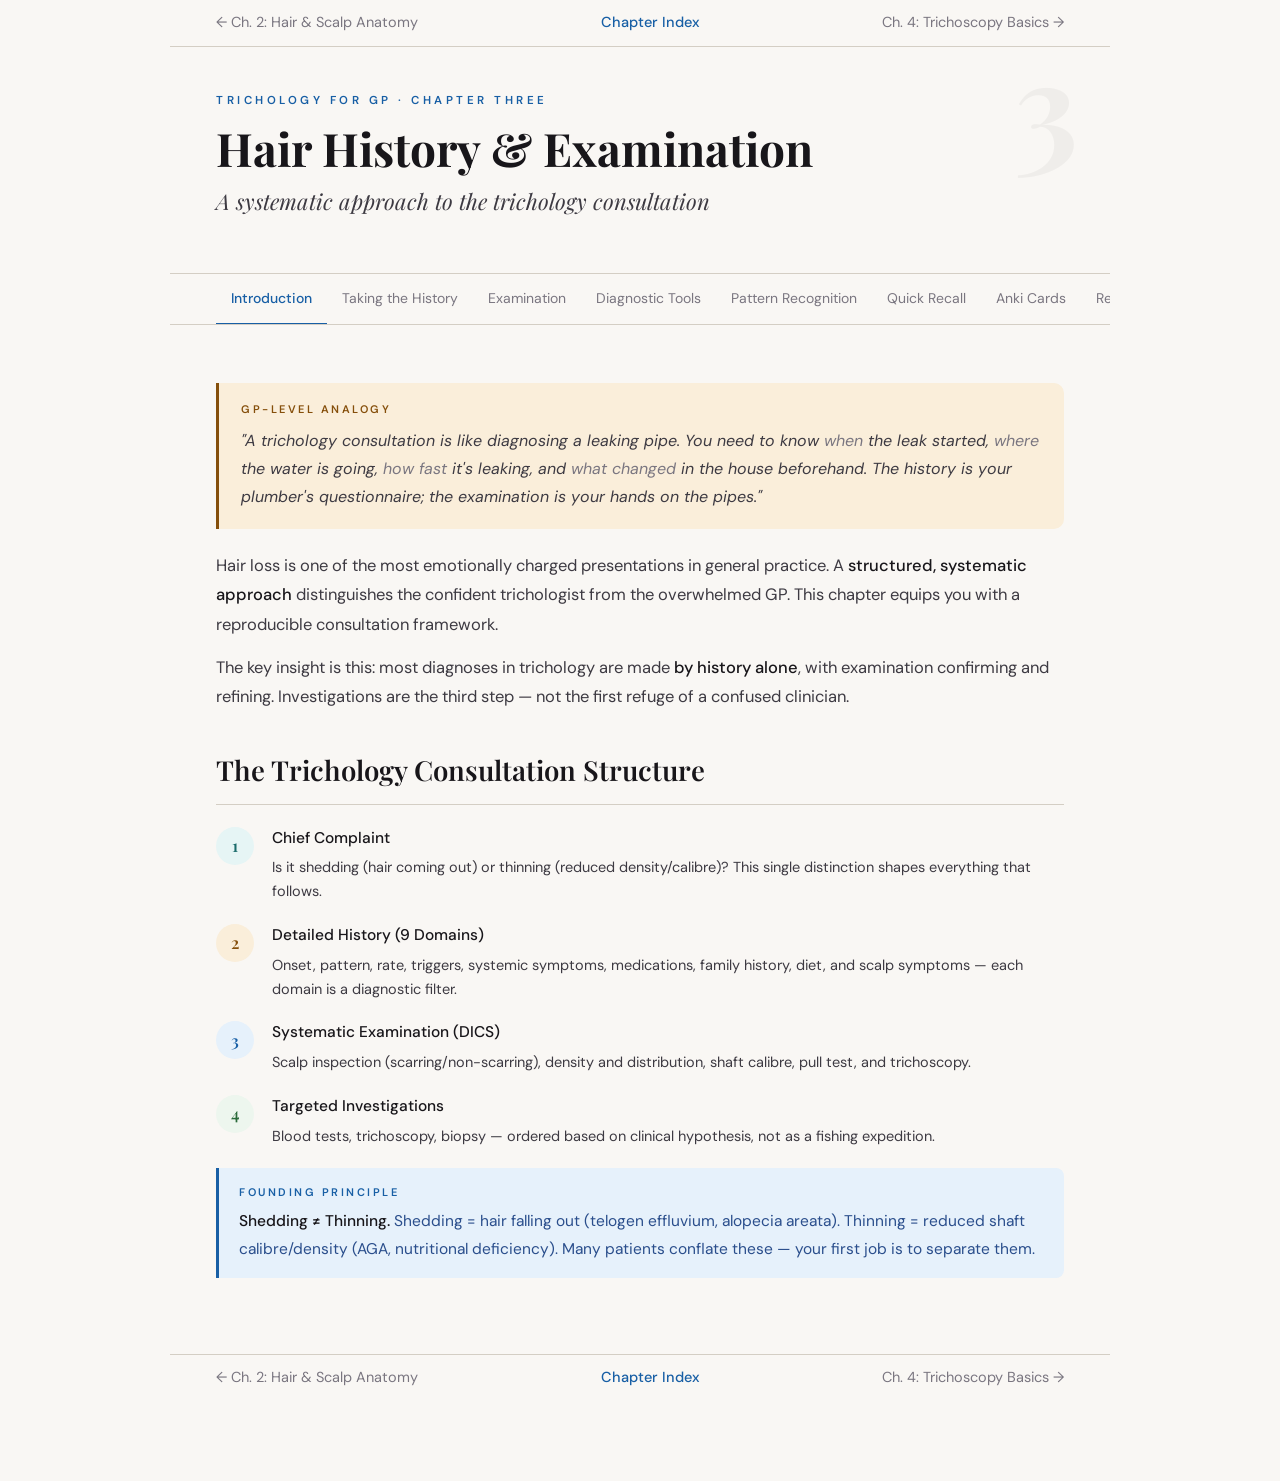
<file: chapter_03_history_examination.html>
<!DOCTYPE html>
<html lang="en">
<head>
<meta charset="UTF-8">
<meta name="viewport" content="width=device-width, initial-scale=1.0">
<title>Chapter 3 — Hair History & Examination | Trichology for GP</title>
<link rel="stylesheet" href="shared.css">
<style>
@import url('https://fonts.googleapis.com/css2?family=Playfair+Display:ital,wght@0,400;0,600;0,700;1,400;1,600&family=DM+Sans:wght@300;400;500;600&display=swap');
:root{--ink:#18161A;--ink2:#3d3a42;--ink3:#7a7680;--bg:#F9F7F4;--bg2:#F2EFE9;--bg3:#E8E3DB;--rule:#D4CEC4;--ch-accent:#185FA5;--teal:#1a6b6b;--teal2:#e6f5f5;--gold:#9a7228;--gold2:#c49a3c;--goldbg:#fdf6e4;--coral:#b84a2a;--coralbg:#fdf0ec;--blue:#2a4e8c;--bluebg:#edf2fc;--green:#2a6a3a;--greenbg:#edf6ee;--purple:#5a2a8c;--purplebg:#f0eafc;--red:#aa2020;--redbg:#fceaea;--info:#185FA5;--infobg:#E6F1FB;--success:#3B6D11;--successbg:#EAF3DE;--warning:#854F0B;--warningbg:#FAEEDA;--danger:#A32D2D;--dangerbg:#FCEBEB;
/* Aliases for inline styles referencing ch3-original variable names */
--slate:var(--info);--slatebg:var(--infobg);--forest:var(--green);--forestbg:var(--greenbg);--amber:var(--warning);--amberbg:var(--warningbg);--rose:var(--danger);--rosebg:var(--dangerbg);--tealbg:var(--teal2)}
body{font-family:'DM Sans',sans-serif;background:var(--bg);color:var(--ink);line-height:1.78;font-size:16.5px;max-width:940px;margin:0 auto;padding-bottom:80px}
.ch-header{padding:44px 46px 32px;border-bottom:0.5px solid var(--rule);position:relative;overflow:hidden}
.header-number{font-family:'Playfair Display',serif;font-size:132px;font-weight:700;color:rgba(0,0,0,0.04);position:absolute;right:32px;top:-10px;line-height:1;user-select:none}
.eyebrow{font-size:11.5px;font-weight:600;letter-spacing:3.5px;text-transform:uppercase;color:var(--info);margin-bottom:12px}
.ch-title{font-family:'Playfair Display',serif;font-size:46px;font-weight:700;line-height:1.1;margin-bottom:8px;position:relative;z-index:1}
.ch-sub{font-family:'Playfair Display',serif;font-size:22px;font-style:italic;color:var(--ink2);margin-bottom:20px}
.nav{display:flex;border-bottom:1px solid var(--rule);padding:0 46px;position:sticky;top:0;z-index:200;background:var(--bg);overflow-x:auto;gap:0}
.nav::-webkit-scrollbar{height:0}
.nt{font-size:14px;color:var(--ink3);padding:12px 15px;cursor:pointer;border-bottom:2px solid transparent;margin-bottom:-1px;white-space:nowrap;transition:all .18s;text-decoration:none}
.nt:hover{color:var(--ink)}
.nt.on{color:var(--info);border-bottom-color:var(--info);font-weight:500}
.sec{display:none;padding:36px 46px 20px}
.sec.on{display:block}
h2{font-family:'Playfair Display',serif;font-size:27.5px;font-weight:600;margin:34px 0 13px;padding-bottom:9px;border-bottom:1px solid var(--rule)}
h3{font-family:'Playfair Display',serif;font-size:21px;font-weight:500;font-style:italic;color:var(--ink2);margin:22px 0 10px}
p{margin-bottom:14px;color:var(--ink2);font-size:16.5px}
strong{color:var(--ink);font-weight:500}
em{font-style:italic;color:var(--ink3)}
.box-gp{background:var(--warningbg);border-left:3px solid var(--warning);padding:17px 22px;margin:22px 0;border-radius:0 10px 10px 0}
.box-gp .lbl{font-size:11px;font-weight:600;letter-spacing:2.5px;text-transform:uppercase;color:var(--warning);margin-bottom:7px}
.box-gp p{font-style:italic;color:var(--ink2);margin:0;font-size:16px}
.box-key{background:var(--infobg);border-left:3px solid var(--info);padding:15px 20px;margin:16px 0;border-radius:0 8px 8px 0}
.box-key .lbl{font-size:11px;font-weight:600;letter-spacing:2.5px;text-transform:uppercase;color:var(--info);margin-bottom:5px}
.box-key p{margin:0;color:var(--blue);font-size:15.5px}
.box-warn{background:var(--dangerbg);border-left:3px solid var(--danger);padding:15px 20px;margin:16px 0;border-radius:0 8px 8px 0}
.box-warn .lbl{font-size:11px;font-weight:600;letter-spacing:2.5px;text-transform:uppercase;color:var(--danger);margin-bottom:5px}
.box-warn p{margin:0;color:#5a1010;font-size:15.5px}
.box-success{background:var(--successbg);border-left:3px solid var(--success);padding:15px 20px;margin:16px 0;border-radius:0 8px 8px 0}
.box-success .lbl{font-size:11px;font-weight:600;letter-spacing:2.5px;text-transform:uppercase;color:var(--success);margin-bottom:5px}
.box-success p{margin:0;color:#1a4a0a;font-size:15.5px}
.dcard{background:#fff;border:1px solid var(--rule);border-radius:12px;padding:24px;margin:24px 0}
.dcard-title{font-size:11.5px;font-weight:600;letter-spacing:2px;text-transform:uppercase;color:var(--ink3);margin-bottom:16px}
.dcard-cap{font-size:14.5px;font-style:italic;color:var(--ink3);margin-top:14px;text-align:center;line-height:1.65}
.dtable{width:100%;border-collapse:collapse;margin:20px 0;font-size:15.5px}
.dtable th{background:var(--bg2);font-size:12px;font-weight:500;letter-spacing:1px;text-transform:uppercase;color:var(--ink3);padding:11px 15px;text-align:left;border-bottom:1px solid var(--rule)}
.dtable td{padding:11px 15px;border-bottom:1px solid var(--rule);vertical-align:top}
.dtable tr:last-child td{border-bottom:none}
.dtable td:first-child{font-weight:500;color:var(--ink)}
.dtable tr:hover td{background:var(--bg)}
.fcard{background:#fff;border:1px solid var(--rule);border-radius:10px;padding:18px 20px}
.fcard:hover{border-color:var(--info)}
.fcard .ftag{font-size:11px;font-weight:600;letter-spacing:1.5px;text-transform:uppercase;margin-bottom:8px}
.fcard .ftitle{font-size:15.5px;font-weight:500;color:var(--ink);margin-bottom:6px}
.fcard .fdesc{font-size:14.5px;color:var(--ink2);line-height:1.65}
/* Ch3-specific: timeline */
.timeline{margin:20px 0}
.tl-item{display:flex;gap:18px;margin-bottom:18px;align-items:flex-start}
.tl-dot{width:38px;height:38px;border-radius:50%;flex-shrink:0;display:flex;align-items:center;justify-content:center;font-family:'Playfair Display',serif;font-size:16.5px;font-weight:600;margin-top:2px}
.tl-body .tl-title{font-size:15.5px;font-weight:500;color:var(--ink);margin-bottom:4px}
.tl-body .tl-desc{font-size:14.5px;color:var(--ink2);line-height:1.65}
.rcrd{background:var(--bg2);border:1px solid var(--rule);border-radius:12px;padding:22px}
.rcrd h4{font-family:'Playfair Display',serif;font-size:18.5px;font-weight:600;margin-bottom:10px;color:var(--ink)}
.rcrd .mnem{font-size:22px;font-weight:600;letter-spacing:4px;color:var(--info);font-family:'DM Sans',sans-serif;margin-bottom:10px}
.rcrd ul{list-style:none;font-size:14.5px;line-height:2.1;color:var(--ink2)}
.rcrd ul li::before{content:"→ ";color:var(--ink3)}
.rcrd ul strong{color:var(--info)}
/* Ch3-specific: exam finding cards */
.exam-grid{display:grid;grid-template-columns:repeat(3,1fr);gap:12px;margin:18px 0}
.exam-card{background:#fff;border:1px solid var(--rule);border-radius:10px;padding:16px;text-align:center}
.exam-card .etitle{font-size:14.5px;font-weight:500;color:var(--ink);margin-bottom:6px}
.exam-card .edesc{font-size:13px;color:var(--ink3);line-height:1.55}
.exam-card .ecolor{width:28px;height:28px;border-radius:50%;margin:0 auto 10px;border:2px solid rgba(0,0,0,0.12)}
/* Flashcards */
.pbar-wrap{display:flex;align-items:center;gap:12px;margin-bottom:18px}
.pbar{flex:1;height:3px;background:var(--rule);border-radius:2px}
.pfill{height:100%;background:var(--info);border-radius:2px;transition:width .4s}
.pct{font-size:13px;color:var(--ink3);min-width:72px;text-align:right}
.fcrd{height:210px;perspective:1000px;cursor:pointer;margin-bottom:14px}
.fc-inner{position:relative;width:100%;height:100%;transform-style:preserve-3d;transition:transform .48s cubic-bezier(.4,0,.2,1)}
.fc-inner.flip{transform:rotateY(180deg)}
.fc-front,.fc-back{position:absolute;inset:0;border-radius:12px;backface-visibility:hidden;display:flex;flex-direction:column;justify-content:center;align-items:center;padding:28px 32px;text-align:center}
.fc-front{background:#fff;border:1px solid var(--rule)}
.fc-front .fc-cat{font-size:11px;font-weight:600;letter-spacing:2.5px;text-transform:uppercase;color:var(--info);margin-bottom:10px}
.fc-front .fc-q{font-family:'Playfair Display',serif;font-size:18.5px;font-weight:500;color:var(--ink);line-height:1.45}
.fc-back{background:var(--infobg);transform:rotateY(180deg)}
.fc-back .fc-a{font-size:16px;color:var(--blue);line-height:1.7;white-space:pre-line}
.fc-back .fc-tip{font-size:12px;color:var(--blue);margin-top:10px;opacity:.72}
.hint-txt{font-size:13px;color:var(--ink3);text-align:center;margin-bottom:6px}
.fc-btns{display:flex;gap:10px;justify-content:center}
.fcbtn{font-family:'DM Sans',sans-serif;font-size:14.5px;padding:9px 20px;border-radius:8px;border:1px solid var(--rule);background:#fff;color:var(--ink2);cursor:pointer;transition:all .14s}
.fcbtn:hover{background:var(--bg2)}
.fcbtn.pri{background:var(--infobg);color:var(--blue);border-color:var(--info)}
.fc-ctrl{display:flex;gap:10px;justify-content:center;margin-top:12px}
.fc-ctrl button{font-size:13px;color:var(--gold);background:none;border:none;cursor:pointer;text-decoration:underline;font-family:'DM Sans',sans-serif}
.fc-done{display:none;background:var(--successbg);border:1px solid #a0d080;border-radius:10px;padding:18px;text-align:center;margin-top:14px}
.fc-done h3{font-family:'Playfair Display',serif;color:var(--green);font-size:20px;margin-bottom:6px}
.fc-done p{color:#2a5a1a;font-size:14.5px;margin:0}
.ref-list{list-style:none;margin:14px 0}
.ref-list li{font-size:14.5px;color:var(--ink2);padding:9px 0;border-bottom:1px solid var(--rule);line-height:1.65}
.ref-list li:last-child{border-bottom:none}
.ref-list li .rn{font-weight:500;color:var(--ink);margin-right:5px}
@media(max-width:640px){.exam-grid{grid-template-columns:1fr}.ch-header,.nav,.sec{padding-left:20px;padding-right:20px}}
</style>
</head>
<body>

<div class="ch-nav">
  <a href="chapter_02_anatomy.html">← Ch. 2: Hair &amp; Scalp Anatomy</a>
  <a class="ch-nav-index" href="index.html">Chapter Index</a>
  <a href="chapter_04_trichoscopy.html">Ch. 4: Trichoscopy Basics →</a>
</div>

<div class="ch-header">
  <div class="header-number">3</div>
  <div class="eyebrow">Trichology for GP · Chapter Three</div>
  <div class="ch-title">Hair History &amp; Examination</div>
  <div class="ch-sub">A systematic approach to the trichology consultation</div>
</div>

<div class="nav">
  <div class="nt on" onclick="showSec('intro')">Introduction</div>
  <div class="nt" onclick="showSec('history')">Taking the History</div>
  <div class="nt" onclick="showSec('exam')">Examination</div>
  <div class="nt" onclick="showSec('tools')">Diagnostic Tools</div>
  <div class="nt" onclick="showSec('patterns')">Pattern Recognition</div>
  <div class="nt" onclick="showSec('recall')">Quick Recall</div>
  <div class="nt" onclick="showSec('flashcards')">Anki Cards</div>
  <div class="nt" onclick="showSec('references')">References</div>
</div>

<!-- ===== INTRODUCTION ===== -->
<div class="sec on" id="sec-intro">
  <div class="box-gp">
    <div class="lbl">GP-Level Analogy</div>
    <p>"A trichology consultation is like diagnosing a leaking pipe. You need to know <em>when</em> the leak started, <em>where</em> the water is going, <em>how fast</em> it's leaking, and <em>what changed</em> in the house beforehand. The history is your plumber's questionnaire; the examination is your hands on the pipes."</p>
  </div>
  <p>Hair loss is one of the most emotionally charged presentations in general practice. A <strong>structured, systematic approach</strong> distinguishes the confident trichologist from the overwhelmed GP. This chapter equips you with a reproducible consultation framework.</p>
  <p>The key insight is this: most diagnoses in trichology are made <strong>by history alone</strong>, with examination confirming and refining. Investigations are the third step — not the first refuge of a confused clinician.</p>

  <h2>The Trichology Consultation Structure</h2>
  <div class="timeline">
    <div class="tl-item">
      <div class="tl-dot" style="background:var(--tealbg);color:var(--teal)">1</div>
      <div class="tl-body">
        <div class="tl-title">Chief Complaint</div>
        <div class="tl-desc">Is it shedding (hair coming out) or thinning (reduced density/calibre)? This single distinction shapes everything that follows.</div>
      </div>
    </div>
    <div class="tl-item">
      <div class="tl-dot" style="background:var(--amberbg);color:var(--amber)">2</div>
      <div class="tl-body">
        <div class="tl-title">Detailed History (9 Domains)</div>
        <div class="tl-desc">Onset, pattern, rate, triggers, systemic symptoms, medications, family history, diet, and scalp symptoms — each domain is a diagnostic filter.</div>
      </div>
    </div>
    <div class="tl-item">
      <div class="tl-dot" style="background:var(--slatebg);color:var(--slate)">3</div>
      <div class="tl-body">
        <div class="tl-title">Systematic Examination (DICS)</div>
        <div class="tl-desc">Scalp inspection (scarring/non-scarring), density and distribution, shaft calibre, pull test, and trichoscopy.</div>
      </div>
    </div>
    <div class="tl-item">
      <div class="tl-dot" style="background:var(--forestbg);color:var(--forest)">4</div>
      <div class="tl-body">
        <div class="tl-title">Targeted Investigations</div>
        <div class="tl-desc">Blood tests, trichoscopy, biopsy — ordered based on clinical hypothesis, not as a fishing expedition.</div>
      </div>
    </div>
  </div>
  <div class="box-key">
    <div class="lbl">Founding Principle</div>
    <p><strong>Shedding ≠ Thinning.</strong> Shedding = hair falling out (telogen effluvium, alopecia areata). Thinning = reduced shaft calibre/density (AGA, nutritional deficiency). Many patients conflate these — your first job is to separate them.</p>
  </div>
</div>

<!-- ===== HISTORY ===== -->
<div class="sec" id="sec-history">
  <h2>Taking the Hair History — Nine Domains</h2>
  <p>A complete hair history covers <strong>nine domains</strong>. Think of each as a diagnostic filter — positive answers narrow the differential, negative answers are equally informative. The mnemonic <strong>OPTICS-MFS</strong> covers all nine.</p>

  <div class="dcard">
    <div class="dcard-title">Fig 3.1 — The nine domains of hair history (OPTICS-MFS)</div>
    <svg width="100%" viewBox="0 0 680 380">
      <defs><marker id="ar" viewBox="0 0 10 10" refX="8" refY="5" markerWidth="5" markerHeight="5" orient="auto-start-reverse"><path d="M2 1L8 5L2 9" fill="none" stroke="context-stroke" stroke-width="1.5" stroke-linecap="round" stroke-linejoin="round"/></marker></defs>
      <!-- Centre hub -->
      <ellipse cx="340" cy="195" rx="68" ry="44" fill="#e8f0f8" stroke="#2d4a6e" stroke-width="1.5"/>
      <text font-family="Inter,sans-serif" font-size="13" font-weight="600" fill="#2d4a6e" x="340" y="190" text-anchor="middle">HAIR</text>
      <text font-family="Inter,sans-serif" font-size="13" font-weight="600" fill="#2d4a6e" x="340" y="208" text-anchor="middle">HISTORY</text>
      <!-- O: Onset (top) -->
      <line x1="340" y1="151" x2="340" y2="96" stroke="#ccc" stroke-width="0.8" stroke-dasharray="3 2"/>
      <rect x="292" y="60" width="96" height="36" rx="8" fill="#fdf3e0" stroke="#c49a3c" stroke-width="1"/>
      <text font-family="Inter,sans-serif" font-size="12" font-weight="500" fill="#8a5c10" x="340" y="76" text-anchor="middle">O — Onset</text>
      <text font-family="Inter,sans-serif" font-size="10" fill="#c49a3c" x="340" y="90" text-anchor="middle">When did it start?</text>
      <!-- P: Pattern (top-right) -->
      <line x1="394" y1="168" x2="488" y2="118" stroke="#ccc" stroke-width="0.8" stroke-dasharray="3 2"/>
      <rect x="456" y="82" width="106" height="36" rx="8" fill="#e8f0f8" stroke="#2d4a6e" stroke-width="1"/>
      <text font-family="Inter,sans-serif" font-size="12" font-weight="500" fill="#2d4a6e" x="509" y="98" text-anchor="middle">P — Pattern</text>
      <text font-family="Inter,sans-serif" font-size="10" fill="#4a6e8e" x="509" y="112" text-anchor="middle">Diffuse or focal?</text>
      <!-- T: Triggers (right) -->
      <line x1="408" y1="195" x2="548" y2="195" stroke="#ccc" stroke-width="0.8" stroke-dasharray="3 2"/>
      <rect x="550" y="177" width="112" height="36" rx="8" fill="#faeaee" stroke="#8a2040" stroke-width="1"/>
      <text font-family="Inter,sans-serif" font-size="12" font-weight="500" fill="#8a2040" x="606" y="193" text-anchor="middle">T — Triggers</text>
      <text font-family="Inter,sans-serif" font-size="10" fill="#aa4060" x="606" y="207" text-anchor="middle">3–6 months prior?</text>
      <!-- I: Intensity/shed vs thin (bottom-right) -->
      <line x1="390" y1="224" x2="482" y2="272" stroke="#ccc" stroke-width="0.8" stroke-dasharray="3 2"/>
      <rect x="452" y="274" width="116" height="36" rx="8" fill="#ede8f8" stroke="#4a2878" stroke-width="1"/>
      <text font-family="Inter,sans-serif" font-size="12" font-weight="500" fill="#4a2878" x="510" y="290" text-anchor="middle">I — Intensity</text>
      <text font-family="Inter,sans-serif" font-size="10" fill="#6a48a0" x="510" y="304" text-anchor="middle">Shed vs thin?</text>
      <!-- C: Co-morbidities (bottom) -->
      <line x1="340" y1="239" x2="340" y2="304" stroke="#ccc" stroke-width="0.8" stroke-dasharray="3 2"/>
      <rect x="282" y="306" width="116" height="36" rx="8" fill="#e6f4ec" stroke="#1e5c3a" stroke-width="1"/>
      <text font-family="Inter,sans-serif" font-size="12" font-weight="500" fill="#1e5c3a" x="340" y="322" text-anchor="middle">C — Co-morbidities</text>
      <text font-family="Inter,sans-serif" font-size="10" fill="#2a7a50" x="340" y="336" text-anchor="middle">Thyroid, iron, hormones?</text>
      <!-- S: Scalp Sx (bottom-left) -->
      <line x1="290" y1="224" x2="198" y2="272" stroke="#ccc" stroke-width="0.8" stroke-dasharray="3 2"/>
      <rect x="110" y="274" width="112" height="36" rx="8" fill="#fceaea" stroke="#922020" stroke-width="1"/>
      <text font-family="Inter,sans-serif" font-size="12" font-weight="500" fill="#922020" x="166" y="290" text-anchor="middle">S — Scalp Sx</text>
      <text font-family="Inter,sans-serif" font-size="10" fill="#b23030" x="166" y="304" text-anchor="middle">Itch, pain, scaling?</text>
      <!-- M: Medications (left) -->
      <line x1="272" y1="195" x2="152" y2="195" stroke="#ccc" stroke-width="0.8" stroke-dasharray="3 2"/>
      <rect x="18" y="177" width="132" height="36" rx="8" fill="#fdf3e0" stroke="#c49a3c" stroke-width="1"/>
      <text font-family="Inter,sans-serif" font-size="12" font-weight="500" fill="#8a5c10" x="84" y="193" text-anchor="middle">M — Medications</text>
      <text font-family="Inter,sans-serif" font-size="10" fill="#aa7830" x="84" y="207" text-anchor="middle">New drugs in 3 mo?</text>
      <!-- F: Family Hx (top-left) -->
      <line x1="288" y1="168" x2="196" y2="118" stroke="#ccc" stroke-width="0.8" stroke-dasharray="3 2"/>
      <rect x="66" y="82" width="130" height="36" rx="8" fill="#e6f4f4" stroke="#1a5c5c" stroke-width="1"/>
      <text font-family="Inter,sans-serif" font-size="12" font-weight="500" fill="#1a5c5c" x="131" y="98" text-anchor="middle">F — Family Hx</text>
      <text font-family="Inter,sans-serif" font-size="10" fill="#2a7a7a" x="131" y="112" text-anchor="middle">AGA, alopecia areata?</text>
      <!-- S: Shed hair (very top, offset) -->
      <line x1="315" y1="151" x2="240" y2="50" stroke="#ccc" stroke-width="0.8" stroke-dasharray="3 2"/>
      <rect x="174" y="20" width="130" height="36" rx="8" fill="#e8f0f8" stroke="#2d4a6e" stroke-width="1"/>
      <text font-family="Inter,sans-serif" font-size="12" font-weight="500" fill="#2d4a6e" x="239" y="36" text-anchor="middle">S — Shed collection</text>
      <text font-family="Inter,sans-serif" font-size="10" fill="#4a6e8e" x="239" y="50" text-anchor="middle">Collect for 3 days</text>
    </svg>
    <div class="dcard-cap">Fig 3.1: The nine domains of trichology history — OPTICS-MFS. Each domain acts as a diagnostic filter. A combination of positive and negative responses narrows the differential to one or two conditions before examination begins.</div>
  </div>

  <h3>Domain 1 — Onset &amp; Duration</h3>
  <p>Establish whether loss is <strong>acute (&lt;6 months)</strong> or <strong>chronic (≥6 months)</strong>. Acute onset suggests a precipitant event; chronic onset favours AGA, nutritional deficiency, or subacute systemic disease.</p>

  <h3>Domain 2 — Pattern of Loss</h3>
  <div class="grid2">
    <div class="fcard"><div class="ftag" style="color:var(--slate)">Pattern A</div><div class="ftitle">Diffuse (generalised)</div><div class="fdesc">Uniform thinning across whole scalp. Think: telogen effluvium, thyroid disease, iron deficiency, diffuse AGA in women.</div></div>
    <div class="fcard"><div class="ftag" style="color:var(--amber)">Pattern B</div><div class="ftitle">Patterned / zonal</div><div class="fdesc">Frontotemporal recession, vertex thinning, discrete patches. Think: AGA, alopecia areata, traction, tinea capitis.</div></div>
  </div>

  <h3>Domain 3 — Rate of Loss</h3>
  <p>More than <strong>100 hairs per day</strong> constitutes pathological shedding. Ask the patient to count hairs on the pillow each morning for 3 days, or to collect combing/washing fallout in a bag for quantification.</p>

  <h3>Domain 4 — Shedding vs Thinning</h3>
  <table class="dtable">
    <thead><tr><th>Feature</th><th>Shedding predominant</th><th>Thinning predominant</th></tr></thead>
    <tbody>
      <tr><td>Chief complaint</td><td>"Hair is falling out"</td><td>"Hair looks thin / limp / fine"</td></tr>
      <tr><td>Hairs on pillow/brush</td><td>Increased, often alarming</td><td>Normal or mildly increased</td></tr>
      <tr><td>Shaft calibre</td><td>Normal calibre in shed hairs</td><td>Fine, miniaturised shafts</td></tr>
      <tr><td>Typical diagnosis</td><td>Telogen effluvium, alopecia areata</td><td>AGA, nutritional deficiency</td></tr>
      <tr><td>Bulb on shed hair</td><td>White/pigmented club bulb (telogen)</td><td>Miniaturised terminal or vellus-like</td></tr>
    </tbody>
  </table>

  <h3>Domain 5 — Triggers (the 3-month lookback)</h3>
  <div class="grid2">
    <div class="fcard"><div class="ftag" style="color:var(--danger)">Physical stress</div><div class="fdesc">Surgery, trauma, severe illness, high fever, COVID-19, crash dieting, rapid weight loss (&gt;15% body weight).</div></div>
    <div class="fcard"><div class="ftag" style="color:var(--amber)">Hormonal</div><div class="fdesc">Postpartum (peaks 3–6 months after delivery), stopping OCP, menopause, PCOS, thyroid disturbance.</div></div>
    <div class="fcard"><div class="ftag" style="color:var(--slate)">Psychological</div><div class="fdesc">Bereavement, relationship breakdown, job loss. HPA axis activation via CRH receptors on the follicle.</div></div>
    <div class="fcard"><div class="ftag" style="color:var(--forest)">Nutritional</div><div class="fdesc">Iron deficiency (most common in women), zinc, vitamin D, B12 in vegans, protein malnutrition.</div></div>
  </div>

  <h3>Domain 6 — Medications (ask about the preceding 3–6 months)</h3>
  <table class="dtable">
    <thead><tr><th>Drug class</th><th>Mechanism</th><th>Examples</th></tr></thead>
    <tbody>
      <tr><td>Cytotoxic agents</td><td>Anagen effluvium — mitotic arrest in matrix</td><td>Cyclophosphamide, taxanes, methotrexate</td></tr>
      <tr><td>Anticoagulants</td><td>Telogen effluvium</td><td>Warfarin, heparin, DOACs</td></tr>
      <tr><td>Retinoids</td><td>Telogen effluvium (dose-dependent)</td><td>Isotretinoin, acitretin</td></tr>
      <tr><td>Antithyroid drugs</td><td>Telogen effluvium</td><td>Carbimazole, propylthiouracil</td></tr>
      <tr><td>Beta-blockers</td><td>Telogen effluvium</td><td>Propranolol, atenolol</td></tr>
      <tr><td>Lithium</td><td>Telogen effluvium</td><td>Lithium carbonate</td></tr>
      <tr><td>Oral contraceptives</td><td>TE on cessation; androgenic OCPs worsen AGA</td><td>Especially levonorgestrel-containing</td></tr>
    </tbody>
  </table>

  <h3>Domain 7 — Family History</h3>
  <p>AGA has <strong>polygenic inheritance</strong> — ask about maternal AND paternal sides. Alopecia areata: 25% first-degree family history; association with HLA-DQ3 and autoimmune disease in family members.</p>

  <h3>Domain 8 — Systemic Co-morbidities</h3>
  <div class="grid2">
    <div class="fcard"><div class="ftag" style="color:var(--slate)">Thyroid disease</div><div class="fdesc">Both hypo- and hyperthyroidism cause diffuse TE. Ask: weight change, cold intolerance, palpitations, fatigue, bowel change, menstrual irregularity.</div></div>
    <div class="fcard"><div class="ftag" style="color:var(--danger)">Iron deficiency</div><div class="fdesc">Fatigue, dyspnoea, pica, restless legs. Ferritin &lt;30 mcg/L is relevant even without anaemia — check ferritin, not just Hb.</div></div>
    <div class="fcard"><div class="ftag" style="color:var(--amber)">Hormonal/PCOS</div><div class="fdesc">Irregular cycles, acne, hirsutism, weight gain, acanthosis nigricans. Androgenic hair loss warrants androgen screen if features present.</div></div>
    <div class="fcard"><div class="ftag" style="color:var(--purple)">Autoimmune</div><div class="fdesc">Joint pain, rash, photosensitivity, oral ulcers, Raynaud's. SLE, LPP, discoid lupus all cause distinct patterns.</div></div>
  </div>

  <h3>Domain 9 — Scalp Symptoms</h3>
  <table class="dtable">
    <thead><tr><th>Symptom</th><th>Significance</th><th>Think</th></tr></thead>
    <tbody>
      <tr><td>Pruritus (itch)</td><td>Active inflammation</td><td>Seborrhoeic dermatitis, psoriasis, LPP</td></tr>
      <tr><td>Pain/tenderness</td><td>Inflammation or nerve involvement</td><td>Active scarring alopecia (LPP, FFA), dissecting cellulitis</td></tr>
      <tr><td>Scaling</td><td>Inflammatory condition</td><td>Psoriasis, seborrhoeic dermatitis, tinea capitis</td></tr>
      <tr><td>Burning</td><td>Neuropathic or inflammatory</td><td>LPP (trichodynia), FFA — burning precedes patches</td></tr>
      <tr><td>No symptoms</td><td>May indicate non-inflammatory process</td><td>AGA, telogen effluvium, nutritional</td></tr>
    </tbody>
  </table>

  <div class="box-warn">
    <div class="lbl">Red Flag Symptoms in History</div>
    <p>Rapid total loss over days–weeks · Scalp pain + loss of follicular ostia (scarring — urgent referral) · Systemic features (fever, arthralgia, rash) — consider SLE · Children with patchy loss + scalp scale — exclude tinea capitis before treating · Virilisation + rapid female hair loss — exclude androgen-secreting tumour</p>
  </div>
</div>

<!-- ===== EXAMINATION ===== -->
<div class="sec" id="sec-exam">
  <h2>Systematic Scalp Examination — DICS</h2>
  <p>Examination follows the <strong>DICS framework</strong>: <em>Distribution → Inflammation → Calibre → Scarring</em>. Good lighting is essential; a dermatoscope (trichoscopy) is strongly recommended.</p>

  <div class="dcard">
    <div class="dcard-title">Fig 3.2 — Examination sequence and scalp zones (top view)</div>
    <svg width="100%" viewBox="0 0 680 360">
      <defs><marker id="ar2" viewBox="0 0 10 10" refX="8" refY="5" markerWidth="5" markerHeight="5" orient="auto-start-reverse"><path d="M2 1L8 5L2 9" fill="none" stroke="context-stroke" stroke-width="1.5" stroke-linecap="round" stroke-linejoin="round"/></marker></defs>
      <!-- Scalp top view -->
      <ellipse cx="210" cy="185" rx="145" ry="165" fill="#f5dcc8" stroke="#c8906a" stroke-width="1.5"/>
      <!-- Frontal zone -->
      <ellipse cx="210" cy="88" rx="82" ry="38" fill="#fdf3e0" stroke="#c49a3c" stroke-width="1.2" opacity="0.85"/>
      <text font-family="Inter,sans-serif" font-size="11" fill="#8a5c10" x="210" y="93" text-anchor="middle" font-weight="500">Frontal</text>
      <!-- Vertex zone -->
      <ellipse cx="210" cy="168" rx="58" ry="42" fill="#e8f0f8" stroke="#2d4a6e" stroke-width="1.2" opacity="0.85"/>
      <text font-family="Inter,sans-serif" font-size="11" fill="#2d4a6e" x="210" y="173" text-anchor="middle" font-weight="500">Vertex</text>
      <!-- Left temporal -->
      <ellipse cx="96" cy="188" rx="40" ry="55" fill="#e6f4ec" stroke="#1e5c3a" stroke-width="1" opacity="0.75"/>
      <text font-family="Inter,sans-serif" font-size="10" fill="#1e5c3a" x="96" y="193" text-anchor="middle">Left temp.</text>
      <!-- Right temporal -->
      <ellipse cx="324" cy="188" rx="40" ry="55" fill="#e6f4ec" stroke="#1e5c3a" stroke-width="1" opacity="0.75"/>
      <text font-family="Inter,sans-serif" font-size="10" fill="#1e5c3a" x="324" y="193" text-anchor="middle">Right temp.</text>
      <!-- Occipital -->
      <ellipse cx="210" cy="292" rx="68" ry="38" fill="#ede8f8" stroke="#4a2878" stroke-width="1" opacity="0.75"/>
      <text font-family="Inter,sans-serif" font-size="11" fill="#4a2878" x="210" y="296" text-anchor="middle" font-weight="500">Occipital</text>
      <!-- DICS Steps right side -->
      <text font-family="Inter,sans-serif" font-size="12" fill="#666" x="420" y="28" font-weight="500" letter-spacing="0.5">DICS EXAMINATION SEQUENCE</text>
      <line x1="416" y1="36" x2="668" y2="36" stroke="#ddd" stroke-width="0.8"/>
      <rect x="416" y="44" width="248" height="52" rx="8" fill="#fdf3e0" stroke="#c49a3c" stroke-width="0.8"/>
      <text font-family="Inter,sans-serif" font-size="11" fill="#8a5c10" x="430" y="63" font-weight="500">D — Distribution</text>
      <text font-family="Inter,sans-serif" font-size="10" fill="#aa7830" x="430" y="79">Diffuse or patterned? Which zones?</text>
      <rect x="416" y="104" width="248" height="52" rx="8" fill="#e6f4f4" stroke="#1a5c5c" stroke-width="0.8"/>
      <text font-family="Inter,sans-serif" font-size="11" fill="#1a5c5c" x="430" y="123" font-weight="500">I — Inflammation</text>
      <text font-family="Inter,sans-serif" font-size="10" fill="#2a8080" x="430" y="139">Erythema, scaling, pustules, crusting?</text>
      <rect x="416" y="164" width="248" height="52" rx="8" fill="#e8f0f8" stroke="#2d4a6e" stroke-width="0.8"/>
      <text font-family="Inter,sans-serif" font-size="11" fill="#2d4a6e" x="430" y="183" font-weight="500">C — Calibre &amp; Density</text>
      <text font-family="Inter,sans-serif" font-size="10" fill="#3a5e8e" x="430" y="199">Miniaturisation, vellus ratio, density</text>
      <rect x="416" y="224" width="248" height="52" rx="8" fill="#fceaea" stroke="#922020" stroke-width="0.8"/>
      <text font-family="Inter,sans-serif" font-size="11" fill="#922020" x="430" y="243" font-weight="500">S — Scarring vs Non-scarring</text>
      <text font-family="Inter,sans-serif" font-size="10" fill="#b23030" x="430" y="259">Follicular ostia present or absent?</text>
      <rect x="416" y="284" width="248" height="52" rx="8" fill="#e6f4ec" stroke="#1e5c3a" stroke-width="0.8"/>
      <text font-family="Inter,sans-serif" font-size="11" fill="#1e5c3a" x="430" y="303" font-weight="500">+ Pull Test &amp; Shaft Exam</text>
      <text font-family="Inter,sans-serif" font-size="10" fill="#2a7a50" x="430" y="319">&gt;6 hairs positive; examine bulb</text>
    </svg>
    <div class="dcard-cap">Fig 3.2: The DICS examination sequence (right) and the five scalp zones (left). Always examine all five zones even when the patient only reports loss in one area.</div>
  </div>

  <h3>Step 1 — Distribution</h3>
  <p>Examine in good lighting with hair parted systematically in multiple directions. Compare <strong>frontal density to occipital density</strong> — in AGA the occipital zone is preserved. In diffuse TE, all zones are equally affected.</p>

  <h3>Step 2 — Inflammation</h3>
  <div class="exam-grid">
    <div class="exam-card"><div class="ecolor" style="background:#e84040"></div><div class="etitle">Perifollicular erythema</div><div class="edesc">Active LPP, FFA, or early alopecia areata. A sign of active scarring — urgent.</div></div>
    <div class="exam-card"><div class="ecolor" style="background:#f0f0f0;border:2px solid #aaa"></div><div class="etitle">Perifollicular scale</div><div class="edesc">White/grey scale on shaft — "matchstick sign." Hallmark of lichen planopilaris.</div></div>
    <div class="exam-card"><div class="ecolor" style="background:#f0d060"></div><div class="etitle">Yellow scale/crust</div><div class="edesc">Diffuse yellow greasy scale: seborrhoeic dermatitis. Focal yellow pustules: folliculitis decalvans.</div></div>
    <div class="exam-card"><div class="ecolor" style="background:#d0c8f0"></div><div class="etitle">Silver/brown scale</div><div class="edesc">Silver plaques with hair parting: psoriasis. Thick amiantum scale: pityriasis amiantacea.</div></div>
    <div class="exam-card"><div class="ecolor" style="background:#f8f8f8;border:2px solid #e0d0c0"></div><div class="etitle">Pale, smooth scalp</div><div class="edesc">No follicular openings. End-stage scarring — irreversible. Follicles replaced by fibrous tissue.</div></div>
    <div class="exam-card"><div class="ecolor" style="background:#c8e8c8"></div><div class="etitle">Normal-appearing scalp</div><div class="edesc">No inflammation, ostia visible. Typical of AGA, TE, nutritional — non-scarring.</div></div>
  </div>

  <h3>Step 3 — Hair Density &amp; Shaft Calibre</h3>
  <p>Normal density: <strong>200–300 hairs/cm²</strong>. Visible thinning only apparent after <strong>&gt;50% density loss</strong>. Miniaturisation (terminal → vellus-like) is the hallmark of AGA. A miniaturisation ratio &gt;20% in the frontal or vertex zone is diagnostic in the right clinical context.</p>

  <h3>Step 4 — Scarring vs Non-Scarring</h3>
  <div class="box-warn">
    <div class="lbl">Critical Distinction</div>
    <p>The most important examination finding in trichology. <strong>Follicular ostia present = non-scarring = potentially reversible.</strong> Follicular ostia absent = scarring = irreversible. This one finding determines urgency of referral.</p>
  </div>
  <table class="dtable">
    <thead><tr><th>Feature</th><th>Non-scarring</th><th>Scarring</th></tr></thead>
    <tbody>
      <tr><td>Follicular ostia</td><td>Present (visible pores)</td><td>Absent — smooth, pale, atrophic skin</td></tr>
      <tr><td>Reversibility</td><td>Potentially reversible</td><td>Irreversible (stem cell destruction)</td></tr>
      <tr><td>Examples</td><td>AGA, TE, alopecia areata</td><td>LPP, FFA, discoid lupus</td></tr>
      <tr><td>Action</td><td>Investigate, treat, monitor</td><td>Urgent referral — prevent further loss</td></tr>
    </tbody>
  </table>

  <h3>Step 5 — The Pull Test</h3>
  <p>Grasp <strong>40–60 hairs</strong> near the scalp and apply firm traction. &gt;6 hairs extracted = positive (active effluvium). Perform in three regions: frontal, vertex, occipital. Positive in all zones = diffuse TE. Positive only frontal/vertex, negative occiput = AGA. Examine bulb: white club = telogen; fleshy anagen bulb = anagen effluvium.</p>

  <h3>Step 6 — Shaft Examination</h3>
  <table class="dtable">
    <thead><tr><th>Shaft finding</th><th>Description</th><th>Diagnosis</th></tr></thead>
    <tbody>
      <tr><td>Exclamation-mark hairs</td><td>Narrow depigmented base, dark tip</td><td>Alopecia areata (pathognomonic)</td></tr>
      <tr><td>Trichorrhexis nodosa</td><td>White nodes — cortex fracture</td><td>Chemical/thermal damage</td></tr>
      <tr><td>Broken hairs at different lengths</td><td>Irregular stubble</td><td>Tinea capitis, trichotillomania</td></tr>
      <tr><td>Hair casts (pseudo-nits)</td><td>White cylinders around shaft, movable</td><td>Psoriasis, seborrhoeic dermatitis</td></tr>
    </tbody>
  </table>
</div>

<!-- ===== TOOLS ===== -->
<div class="sec" id="sec-tools">
  <h2>Diagnostic Tools</h2>
  <div class="grid2">
    <div class="fcard"><div class="ftag" style="color:var(--forest)">Gold standard</div><div class="ftitle">Dermoscopy (Trichoscopy)</div><div class="fdesc">10–20× magnification. Identifies: yellow/black dots (AA), peripilar casts (LPP), honeycomb pattern (AGA), comma hairs (tinea). Strongly recommended in all trichology consultations.</div></div>
    <div class="fcard"><div class="ftag" style="color:var(--slate)">Quantification</div><div class="ftitle">60-Second Hair Count (Wash Test)</div><div class="fdesc">Patient counts hairs shed after standardised wash and 24-hour collection. Normal: &lt;100/day. TE: often 200–400/day. Useful for monitoring treatment response.</div></div>
    <div class="fcard"><div class="ftag" style="color:var(--amber)">Monitoring</div><div class="ftitle">Global Photography</div><div class="fdesc">Standardised photographs at baseline and follow-up using defined scalp zones and fixed camera distance. Essential for documenting treatment response.</div></div>
    <div class="fcard"><div class="ftag" style="color:var(--danger)">Gold standard scarring Dx</div><div class="ftitle">Scalp Biopsy</div><div class="fdesc">4 mm punch biopsy in 2 planes (vertical + horizontal). Gold standard for scarring alopecia. Should be taken from active edge — not burnt-out centre.</div></div>
  </div>

  <h3>Blood Test Reference Guide</h3>
  <table class="dtable">
    <thead><tr><th>Test</th><th>Threshold</th><th>Associated condition</th></tr></thead>
    <tbody>
      <tr><td>Ferritin</td><td>&lt;30 mcg/L (relevant); &lt;70 mcg/L (optimal for hair)</td><td>Iron deficiency TE, diffuse hair loss in women</td></tr>
      <tr><td>TSH</td><td>&gt;4.5 or &lt;0.4 mIU/L</td><td>Hypo/hyperthyroid TE</td></tr>
      <tr><td>25-OH Vitamin D</td><td>&lt;50 nmol/L</td><td>Diffuse loss; possible AA association</td></tr>
      <tr><td>Zinc</td><td>&lt;10 µmol/L</td><td>Diffuse loss, brittle hair</td></tr>
      <tr><td>Free androgen index</td><td>&gt;5 in women</td><td>Female AGA, PCOS-related hair loss</td></tr>
      <tr><td>ANA</td><td>Titre &gt;1:80 with clinical features</td><td>Discoid lupus, SLE, mixed CTD</td></tr>
      <tr><td>FBC</td><td>Hb &lt;120 g/L (F), &lt;130 g/L (M)</td><td>Anaemia, nutritional deficiency</td></tr>
    </tbody>
  </table>
  <div class="box-key">
    <div class="lbl">Key Principle</div>
    <p>Always check <strong>ferritin</strong> (not just Hb) in women with diffuse hair loss. Ferritin &lt;70 mcg/L can cause or perpetuate hair loss even when haemoglobin is normal. Treat to &gt;70 mcg/L, not just above the laboratory reference range.</p>
  </div>
</div>

<!-- ===== PATTERN RECOGNITION ===== -->
<div class="sec" id="sec-patterns">
  <h2>Pattern Recognition: History + Exam Combinations</h2>
  <p>The following classic vignettes show how history and examination combine to point to a specific diagnosis.</p>

  <div class="dcard">
    <div class="dcard-title">Fig 3.3 — Differential diagnosis by clinical pattern</div>
    <svg width="100%" viewBox="0 0 680 400">
      <!-- Column headers -->
      <rect x="20" y="20" width="648" height="32" rx="6" fill="#eee8de"/>
      <text font-family="Inter,sans-serif" font-size="11" fill="#666" x="110" y="40" font-weight="500" letter-spacing="0.5">PRESENTATION</text>
      <text font-family="Inter,sans-serif" font-size="11" fill="#666" x="290" y="40" font-weight="500" letter-spacing="0.5">KEY HISTORY</text>
      <text font-family="Inter,sans-serif" font-size="11" fill="#666" x="480" y="40" font-weight="500" letter-spacing="0.5">KEY EXAM FINDING</text>
      <text font-family="Inter,sans-serif" font-size="11" fill="#666" x="630" y="40" text-anchor="middle" font-weight="500" letter-spacing="0.5">Dx</text>
      <!-- Row 1: AGA -->
      <rect x="20" y="60" width="648" height="48" rx="4" fill="#e6f4ec" stroke="#9fd4b0" stroke-width="0.5"/>
      <text font-family="Inter,sans-serif" font-size="11" fill="#1a4a2a" x="30" y="78">Gradual frontotemporal</text>
      <text font-family="Inter,sans-serif" font-size="11" fill="#1a4a2a" x="30" y="96">recession, M or F</text>
      <text font-family="Inter,sans-serif" font-size="11" fill="#1a4a2a" x="230" y="78">Chronic, FHx, no systemic</text>
      <text font-family="Inter,sans-serif" font-size="11" fill="#1a4a2a" x="230" y="96">Sx, no shedding complaint</text>
      <text font-family="Inter,sans-serif" font-size="11" fill="#1a4a2a" x="430" y="78">Miniaturisation, follicular</text>
      <text font-family="Inter,sans-serif" font-size="11" fill="#1a4a2a" x="430" y="96">ostia present, quiet scalp</text>
      <text font-family="Inter,sans-serif" font-size="12" fill="#1e5c3a" x="630" y="86" text-anchor="middle" font-weight="700">AGA</text>
      <!-- Row 2: TE -->
      <rect x="20" y="116" width="648" height="48" rx="4" fill="#fdf3e0" stroke="#d4c090" stroke-width="0.5"/>
      <text font-family="Inter,sans-serif" font-size="11" fill="#5a3a00" x="30" y="134">Acute diffuse shedding,</text>
      <text font-family="Inter,sans-serif" font-size="11" fill="#5a3a00" x="30" y="152">onset 2–3 months prior</text>
      <text font-family="Inter,sans-serif" font-size="11" fill="#5a3a00" x="230" y="134">Illness/surgery/childbirth</text>
      <text font-family="Inter,sans-serif" font-size="11" fill="#5a3a00" x="230" y="152">3 months earlier</text>
      <text font-family="Inter,sans-serif" font-size="11" fill="#5a3a00" x="430" y="134">Diffuse positive pull test,</text>
      <text font-family="Inter,sans-serif" font-size="11" fill="#5a3a00" x="430" y="152">normal scalp, club bulbs</text>
      <text font-family="Inter,sans-serif" font-size="12" fill="#8a5c10" x="630" y="142" text-anchor="middle" font-weight="700">TE</text>
      <!-- Row 3: AA -->
      <rect x="20" y="172" width="648" height="48" rx="4" fill="#e8f0f8" stroke="#9ab0d4" stroke-width="0.5"/>
      <text font-family="Inter,sans-serif" font-size="11" fill="#1a2a4a" x="30" y="190">Discrete smooth oval</text>
      <text font-family="Inter,sans-serif" font-size="11" fill="#1a2a4a" x="30" y="208">patches, sudden onset</text>
      <text font-family="Inter,sans-serif" font-size="11" fill="#1a2a4a" x="230" y="190">No systemic illness; FHx</text>
      <text font-family="Inter,sans-serif" font-size="11" fill="#1a2a4a" x="230" y="208">autoimmune; thyroid Hx</text>
      <text font-family="Inter,sans-serif" font-size="11" fill="#1a2a4a" x="430" y="190">Exclamation hairs, yellow dots,</text>
      <text font-family="Inter,sans-serif" font-size="11" fill="#1a2a4a" x="430" y="208">smooth scalp, ostia visible</text>
      <text font-family="Inter,sans-serif" font-size="12" fill="#2d4a6e" x="630" y="198" text-anchor="middle" font-weight="700">AA</text>
      <!-- Row 4: FFA -->
      <rect x="20" y="228" width="648" height="48" rx="4" fill="#fceaea" stroke="#d4a0a0" stroke-width="0.5"/>
      <text font-family="Inter,sans-serif" font-size="11" fill="#5a0a0a" x="30" y="246">Frontotemporal band</text>
      <text font-family="Inter,sans-serif" font-size="11" fill="#5a0a0a" x="30" y="264">loss, peri-hairline</text>
      <text font-family="Inter,sans-serif" font-size="11" fill="#5a0a0a" x="230" y="246">Post-menopausal F;</text>
      <text font-family="Inter,sans-serif" font-size="11" fill="#5a0a0a" x="230" y="264">burning/itch at hairline</text>
      <text font-family="Inter,sans-serif" font-size="11" fill="#5a0a0a" x="430" y="246">Perifollicular erythema/scale,</text>
      <text font-family="Inter,sans-serif" font-size="11" fill="#5a0a0a" x="430" y="264">absent ostia at margin</text>
      <text font-family="Inter,sans-serif" font-size="12" fill="#922020" x="630" y="254" text-anchor="middle" font-weight="700">FFA</text>
      <!-- Row 5: Tinea -->
      <rect x="20" y="284" width="648" height="48" rx="4" fill="#f3f0e8" stroke="#c0b890" stroke-width="0.5"/>
      <text font-family="Inter,sans-serif" font-size="11" fill="#3a2a00" x="30" y="302">Patchy loss + scaling,</text>
      <text font-family="Inter,sans-serif" font-size="11" fill="#3a2a00" x="30" y="320">child &lt;12 yrs</text>
      <text font-family="Inter,sans-serif" font-size="11" fill="#3a2a00" x="230" y="302">School contact; pet</text>
      <text font-family="Inter,sans-serif" font-size="11" fill="#3a2a00" x="230" y="320">exposure; no family HL</text>
      <text font-family="Inter,sans-serif" font-size="11" fill="#3a2a00" x="430" y="302">Broken hairs, black dot,</text>
      <text font-family="Inter,sans-serif" font-size="11" fill="#3a2a00" x="430" y="320">posterior cervical LN</text>
      <text font-family="Inter,sans-serif" font-size="12" fill="#6a4800" x="630" y="310" text-anchor="middle" font-weight="700">TC</text>
      <!-- Row 6: TTM -->
      <rect x="20" y="340" width="648" height="48" rx="4" fill="#ede8f8" stroke="#b090e0" stroke-width="0.5"/>
      <text font-family="Inter,sans-serif" font-size="11" fill="#2a0a4a" x="30" y="358">Irregular patchy loss,</text>
      <text font-family="Inter,sans-serif" font-size="11" fill="#2a0a4a" x="30" y="376">hairs at diff. lengths</text>
      <text font-family="Inter,sans-serif" font-size="11" fill="#2a0a4a" x="230" y="358">Child/adolescent; stress;</text>
      <text font-family="Inter,sans-serif" font-size="11" fill="#2a0a4a" x="230" y="376">denies pulling</text>
      <text font-family="Inter,sans-serif" font-size="11" fill="#2a0a4a" x="430" y="358">Flame/tulip hairs; varied</text>
      <text font-family="Inter,sans-serif" font-size="11" fill="#2a0a4a" x="430" y="376">breakage; no yellow dots</text>
      <text font-family="Inter,sans-serif" font-size="12" fill="#4a2878" x="630" y="366" text-anchor="middle" font-weight="700">TTM</text>
    </svg>
    <div class="dcard-cap">Fig 3.3: Six common presentation patterns mapped to diagnosis. AGA = androgenetic alopecia, TE = telogen effluvium, AA = alopecia areata, FFA = frontal fibrosing alopecia, TC = tinea capitis, TTM = trichotillomania.</div>
  </div>
</div>

<!-- ===== RECALL ===== -->
<div class="sec" id="sec-recall">
  <h2>Quick Recall</h2>
  <div class="recall-grid">
    <div class="rcrd">
      <h4>History: OPTICS-MFS</h4>
      <div class="mnem" style="font-size:16.5px;letter-spacing:2px">OPTICS-MFS</div>
      <ul>
        <li><strong>O</strong>nset — when? acute or chronic?</li>
        <li><strong>P</strong>attern — diffuse, focal, frontal?</li>
        <li><strong>T</strong>rigger — 3–6 months prior?</li>
        <li><strong>I</strong>ntensity — shedding vs thinning?</li>
        <li><strong>C</strong>o-morbidities — thyroid/iron/hormones?</li>
        <li><strong>S</strong>calp Sx — itch/pain/scale?</li>
        <li><strong>M</strong>edications — last 3–6 months?</li>
        <li><strong>F</strong>amily history — parents/siblings?</li>
        <li><strong>S</strong>hed hair — collect for 3 days</li>
      </ul>
    </div>
    <div class="rcrd">
      <h4>Examination: DICS</h4>
      <div class="mnem">DICS</div>
      <ul>
        <li><strong>D</strong>istribution — which zones? Diffuse?</li>
        <li><strong>I</strong>nflammation — colour, scale, crust?</li>
        <li><strong>C</strong>alibre — miniaturisation ratio?</li>
        <li><strong>S</strong>carring — ostia present or absent?</li>
        <li>Then: Pull test, shaft exam, trichoscopy</li>
      </ul>
    </div>
    <div class="rcrd">
      <h4>Red Flags: SAFE</h4>
      <div class="mnem">SAFE</div>
      <ul>
        <li><strong>S</strong>carring — no ostia, fibrosis</li>
        <li><strong>A</strong>ccelerated total loss</li>
        <li><strong>F</strong>ever + alopecia (systemic)</li>
        <li><strong>E</strong>xclamation hairs + rapid extension</li>
      </ul>
    </div>
    <div class="rcrd">
      <h4>Shedding vs Thinning</h4>
      <div class="mnem" style="font-size:14.5px;letter-spacing:1px">KEY SPLIT</div>
      <ul>
        <li>Shedding = hair coming OUT (TE, AA)</li>
        <li>Thinning = finer shafts (AGA, nutrition)</li>
        <li>Both = mixed (chronic TE on AGA)</li>
        <li>Ask: "Falling out OR getting finer?"</li>
      </ul>
    </div>
  </div>

  <h2>GP Quick-Reference Action Card</h2>
  <table class="dtable">
    <thead><tr><th>Presentation</th><th>First question</th><th>Key exam</th><th>First investigation</th><th>Action</th></tr></thead>
    <tbody>
      <tr><td>Diffuse shedding, female</td><td>Pregnant/postpartum? Illness 3 mo ago?</td><td>Pull test; thyroid signs</td><td>Ferritin, TFTs, FBC, Vit D</td><td>Treat deficiency; reassure TE</td></tr>
      <tr><td>Frontotemporal recession, male</td><td>FHx? Gradual?</td><td>Miniaturisation, pull test (–)</td><td>Clinical only (classic)</td><td>Counsel AGA; offer minoxidil/finasteride</td></tr>
      <tr><td>Patches, smooth scalp, child</td><td>School/pet contact? Scalp scale?</td><td>Broken hairs, posterior LN</td><td>Mycology swab; Wood's lamp</td><td>Systemic antifungal if tinea</td></tr>
      <tr><td>Hairline recession + burning, F &gt;50</td><td>Eyebrow loss? Menopause?</td><td>Perifollicular cast/erythema</td><td>Dermoscopy; biopsy</td><td>Urgent referral — FFA</td></tr>
      <tr><td>Irregular patch, child, denies pulling</td><td>Hairs of different lengths? Stress?</td><td>Flame/tulip hairs on derm.</td><td>Dermoscopy; coiled hairs</td><td>Trichotillomania — psychology</td></tr>
    </tbody>
  </table>
</div>

<!-- ===== FLASHCARDS ===== -->
<div class="sec" id="sec-flashcards">
  <h2>Anki Flashcard Deck — Chapter 3</h2>
  <p style="color:var(--ink3);font-size:15.5px;margin-bottom:18px">20 cards covering hair history and examination. Tap to flip. Rate to track recall.</p>
  <div class="pbar-wrap">
    <div class="pbar"><div class="pfill" id="pfill" style="width:0%"></div></div>
    <div class="pct" id="pct">Card 1 / 20</div>
  </div>
  <p class="hint-txt">tap card to flip</p>
  <div class="fcrd" id="fcrd" onclick="flipFC()">
    <div class="fc-inner" id="fci">
      <div class="fc-front"><div class="fc-cat" id="fcat"></div><div class="fc-q" id="fq"></div></div>
      <div class="fc-back"><div class="fc-a" id="fa"></div><div class="fc-tip" id="ftip"></div></div>
    </div>
  </div>
  <div class="fc-btns">
    <button class="fcbtn" onclick="rate('hard')">Hard</button>
    <button class="fcbtn" onclick="rate('ok')">Got it</button>
    <button class="fcbtn pri" onclick="rate('easy')">Easy</button>
  </div>
  <div class="fc-ctrl">
    <button onclick="shuffleFC()">Shuffle</button>
    <button onclick="restartFC()">Restart</button>
  </div>
  <div class="fc-done" id="fcdone"><h3>Deck complete</h3><p id="fcscore"></p></div>
  <h3 style="margin-top:24px;margin-bottom:10px">All 20 cards</h3>
  <table class="dtable" id="alltbl"></table>
</div>

<!-- ===== REFERENCES ===== -->
<div class="sec" id="sec-references">
  <h2>References</h2>
  <p style="font-size:14.5px;color:var(--ink3);margin-bottom:16px">APA 7th edition format.</p>
  <ul class="ref-list">
    <li><span class="rn">1.</span> Blumeyer, A., Tosti, A., Messenger, A., et al. (2011). Evidence-based (S3) guideline for the treatment of androgenetic alopecia in women and in men. <em>Journal of the German Society of Dermatology, 9</em>(Suppl 6), S1–S57. https://doi.org/10.1111/j.1610-0379.2011.07802.x</li>
    <li><span class="rn">2.</span> Camacho-Martínez, F. M. (2009). Hair loss in women. <em>Seminars in Cutaneous Medicine and Surgery, 28</em>(1), 19–32. https://doi.org/10.1016/j.sder.2009.01.001</li>
    <li><span class="rn">3.</span> Dawber, R., &amp; Van Neste, D. (1995). <em>Hair and scalp disorders: Common presenting signs, differential diagnosis and treatment</em>. Martin Dunitz.</li>
    <li><span class="rn">4.</span> Elston, D. M., McCollough, M. L., &amp; Warschaw, K. E. (1997). Elastic tissue in scars and alopecia. <em>Journal of Cutaneous Pathology, 24</em>(1), 67–71.</li>
    <li><span class="rn">5.</span> Jain, N., Doshi, B., &amp; Khopkar, U. (2013). Trichoscopy in alopecias. <em>Indian Journal of Dermatology, Venereology and Leprology, 79</em>(5), 587–605. https://doi.org/10.4103/0378-6323.116729</li>
    <li><span class="rn">6.</span> Mubki, T., Rudnicka, L., Olszewska, M., &amp; Shapiro, J. (2014). Evaluation and diagnosis of the hair loss patient: Part I. History and clinical examination. <em>Journal of the American Academy of Dermatology, 71</em>(3), 415.e1–415.e15. https://doi.org/10.1016/j.jaad.2014.04.070</li>
    <li><span class="rn">7.</span> Mubki, T., Rudnicka, L., Olszewska, M., &amp; Shapiro, J. (2014). Evaluation and diagnosis of the hair loss patient: Part II. Trichoscopic and laboratory evaluations. <em>Journal of the American Academy of Dermatology, 71</em>(3), 431.e1–431.e11. https://doi.org/10.1016/j.jaad.2014.05.008</li>
    <li><span class="rn">8.</span> Olsen, E. A. (1999). Female pattern hair loss. <em>Journal of the American Academy of Dermatology, 41</em>(3 Pt 2), S1–S19.</li>
    <li><span class="rn">9.</span> Price, V. H. (1999). Treatment of hair loss. <em>New England Journal of Medicine, 341</em>(13), 964–973.</li>
    <li><span class="rn">10.</span> Ross, E. K., Vincenzi, C., &amp; Tosti, A. (2006). Videodermoscopy in the evaluation of hair and scalp disorders. <em>Journal of the American Academy of Dermatology, 55</em>(5), 799–806.</li>
    <li><span class="rn">11.</span> Rudnicka, L., Olszewska, M., &amp; Rakowska, A. (Eds.). (2012). <em>Atlas of trichoscopy: Dermoscopy in hair and scalp disease</em>. Springer.</li>
    <li><span class="rn">12.</span> Shapiro, J. (2007). <em>Hair loss: Principles of diagnosis and management of alopecia</em>. Martin Dunitz.</li>
    <li><span class="rn">13.</span> Sinclair, R., Jolley, D., Mallari, R., &amp; Sherber, N. (2005). The reliability of horizontally sectioned scalp biopsies in the diagnosis of chronic diffuse telogen hair loss in women. <em>Journal of the American Academy of Dermatology, 53</em>(3), 469–476.</li>
    <li><span class="rn">14.</span> Tosti, A., &amp; Piraccini, B. M. (2006). Diagnosis and treatment of hair disorders: An evidence-based atlas. Informa Healthcare.</li>
    <li><span class="rn">15.</span> Whiting, D. A. (1993). Diagnostic and predictive value of horizontal sections of scalp biopsy specimens in male pattern androgenetic alopecia. <em>Journal of the American Academy of Dermatology, 28</em>(5), 755–763.</li>
    <li><span class="rn">16.</span> Wolff, H., Fischer, T. W., &amp; Blume-Peytavi, U. (2016). The diagnosis and treatment of hair and scalp diseases. <em>Deutsches Ärzteblatt International, 113</em>(21), 377–386.</li>
  </ul>
</div>

<script>
const cards=[
  {cat:"History",q:"What is the 3–6 month rule in trichology history?",a:"Triggers for telogen effluvium occur 3–6 months before shedding onset — that is the duration of the telogen phase. Always ask about events in that window, not just recent ones.",tip:"Postpartum: delivery → shedding peak 3 months later"},
  {cat:"History",q:"What is the single most important opening distinction in a trichology consultation?",a:"Shedding vs thinning.\nShedding = hair falling out (TE, AA) — increased fallout.\nThinning = finer calibre shafts (AGA, nutritional) — calibre diversity.\nThis shapes the entire diagnostic pathway.",tip:"'Is your hair falling out, or getting finer?'"},
  {cat:"History",q:"Name five drug classes that cause telogen effluvium.",a:"1. Anticoagulants (warfarin, DOACs)\n2. Retinoids (isotretinoin)\n3. Antithyroid drugs (carbimazole)\n4. Beta-blockers (propranolol)\n5. Lithium\n(Also: some OCPs on cessation)",tip:"Mnemonic: A-RABL"},
  {cat:"History",q:"What four systemic conditions should be screened in every woman with diffuse hair loss?",a:"1. Iron deficiency (ferritin — not just Hb)\n2. Thyroid disease (TSH + T4)\n3. Hormonal causes (PCOS, menopause)\n4. Autoimmune disease (ANA if clinical features)",tip:"Ferritin <30 = relevant even without anaemia"},
  {cat:"History",q:"What scalp symptom pattern suggests a scarring alopecia requiring urgent referral?",a:"Burning sensation or pain at the scalp margin (especially frontotemporal), associated with itch and perifollicular scaling. Characteristic of frontal fibrosing alopecia (FFA) and lichen planopilaris (LPP).",tip:"Burning + frontotemporal = FFA until proven otherwise"},
  {cat:"History",q:"What is the OPTICS-MFS mnemonic?",a:"O — Onset\nP — Pattern\nT — Trigger (3–6 months)\nI — Intensity (shed vs thin)\nC — Co-morbidities (thyroid, iron)\nS — Scalp symptoms\nM — Medications\nF — Family history\nS — Shed hair collection",tip:"9 domains — cover all to avoid missing the diagnosis"},
  {cat:"History",q:"A 28-year-old woman reports diffuse shedding 4 months after stopping her OCP. Mechanism?",a:"Two mechanisms: (1) Oestrogen withdrawal → delayed telogen release (synchronised anagen exit). (2) Androgenic OCPs (levonorgestrel) may have been suppressing underlying AGA — cessation unmasks it.",tip:"OCP cessation = 2 simultaneous mechanisms"},
  {cat:"History",q:"What is the 'washbasin test' and what is the normal threshold?",a:"Patient counts hairs shed after a standardised wash. Normal: <100/day. >100/day = pathological shedding. A 3-day collection provides a more representative count than a single wash.",tip:"Patients reliably overestimate — always quantify"},
  {cat:"Examination",q:"What does the DICS mnemonic stand for in scalp examination?",a:"D — Distribution (diffuse vs patterned, zones affected)\nI — Inflammation (erythema, scale, crust, pustules)\nC — Calibre (miniaturisation, vellus:terminal ratio)\nS — Scarring (follicular ostia present or absent)",tip:"DICS — the exam sequence for every scalp"},
  {cat:"Examination",q:"What is the significance of absent follicular ostia on scalp examination?",a:"Absent follicular ostia = scarring (cicatricial) alopecia. Stem cells in the bulge have been destroyed and replaced by fibrous tissue. This is IRREVERSIBLE. Requires urgent dermatology referral to halt further progression.",tip:"No ostia = no hope of regrowth = refer urgently"},
  {cat:"Examination",q:"How is the pull test performed and what constitutes a positive result?",a:"Grasp 40–60 hairs near the scalp between thumb and forefinger. Apply firm traction. Positive = >6 hairs extracted. Perform in 3 zones. Examine bulb: white club = telogen; fleshy bulb = anagen effluvium.",tip:"Perform in 3 zones — pattern tells you the diagnosis"},
  {cat:"Examination",q:"What is hair miniaturisation and what percentage ratio is diagnostic of AGA?",a:"Miniaturisation = progressive conversion of terminal hairs (>0.06 mm, pigmented) to vellus-like hairs (<0.03 mm, unpigmented). A miniaturisation ratio >20% in frontal/vertex is diagnostic of AGA in the right context.",tip:"Visible thinning only when >50% density lost"},
  {cat:"Examination",q:"What is the clinical difference between non-scarring and scarring alopecia on examination?",a:"Non-scarring: follicular ostia visible, skin texture normal, potentially reversible. Examples: AGA, TE, AA.\nScarring: follicular ostia absent, smooth atrophic/fibrotic skin, irreversible. Examples: LPP, FFA, DLE.",tip:"Touch the scalp — fibrosis has a different texture"},
  {cat:"Examination",q:"What scalp finding is the hallmark of lichen planopilaris (LPP) on examination?",a:"Perifollicular erythema and perifollicular keratotic (tubular) scale — the 'matchstick sign' where scale climbs up the proximal hair shaft. Loss of follicular ostia in affected areas indicates scarring.",tip:"Match-stick scale + erythema = LPP until proven otherwise"},
  {cat:"Examination",q:"A positive pull test in ALL zones including occiput indicates what?",a:"Active diffuse telogen effluvium. In AGA, the pull test is positive only in androgen-sensitive zones (frontal/vertex), NOT in the spared occiput. Diffuse positivity including the occiput distinguishes TE from AGA.",tip:"All zones positive including occiput = TE not AGA"},
  {cat:"Tools",q:"What are the four investigations in the standard first-line trichology blood panel?",a:"1. Ferritin (target >70 mcg/L for hair)\n2. TSH + free T4\n3. FBC (Hb, MCV)\n4. Vitamin D (25-OH)\n(Also: zinc, B12 — 2nd line if suspected)",tip:"Ferritin >70, not just >30 — the hair threshold"},
  {cat:"Tools",q:"Why must ferritin — not just haemoglobin — be checked in women with hair loss?",a:"Haemoglobin only falls late in iron deficiency — iron stores (ferritin) deplete first. Hair loss can occur with normal Hb but low ferritin (<30 mcg/L). Treat to >70 mcg/L, not just above laboratory reference range.",tip:"Check ferritin ALWAYS — Hb is the last to fall"},
  {cat:"Pattern recognition",q:"A child has patchy hair loss with broken hairs and posterior cervical lymphadenopathy. What should NOT be prescribed without investigation?",a:"Do NOT prescribe topical antifungals — systemic treatment (griseofulvin or terbinafine) is required for tinea capitis. Confirm with mycology swab. Posterior cervical LN = tinea capitis until proven otherwise.",tip:"LN = tinea. Topicals fail — always oral treatment"},
  {cat:"Pattern recognition",q:"What is the 3-step trichology investigation hierarchy?",a:"Step 1: History alone makes the diagnosis in ~80% of cases.\nStep 2: Examination (including trichoscopy) confirms and refines.\nStep 3: Targeted investigations — ordered based on hypothesis. Never a blanket panel.",tip:"History → Exam → Targeted tests. Not a fishing expedition"},
  {cat:"Pattern recognition",q:"A 55-year-old post-menopausal woman has progressive frontotemporal hair loss with burning at the hairline. What must be excluded and what confirms it?",a:"Frontal fibrosing alopecia (FFA). Confirmed by: band of frontotemporal recession, perifollicular erythema and scale at the active margin, absent follicular ostia within the band, and often eyebrow/eyelash loss. Requires urgent dermatology referral.",tip:"FFA: post-menopausal + band recession + burning = refer now"}
];
let deck=[...cards],cur=0,flipped=false,sc={easy:0,ok:0,hard:0};
function showFC(i){const c=deck[i];document.getElementById('fcat').textContent=c.cat;document.getElementById('fq').textContent=c.q;document.getElementById('fa').textContent=c.a;document.getElementById('ftip').textContent=c.tip?'Tip: '+c.tip:'';document.getElementById('fci').classList.remove('flip');flipped=false;document.getElementById('pct').textContent='Card '+(i+1)+' / '+deck.length;document.getElementById('pfill').style.width=Math.round(i/deck.length*100)+'%';document.getElementById('fcdone').style.display='none';}
function flipFC(){flipped=!flipped;document.getElementById('fci').classList.toggle('flip',flipped)}
function rate(r){sc[r]++;cur++;if(cur>=deck.length){document.getElementById('fcdone').style.display='block';document.getElementById('fcscore').textContent='Easy: '+sc.easy+' | Got it: '+sc.ok+' | Hard: '+sc.hard;document.getElementById('pfill').style.width='100%';document.getElementById('pct').textContent='Complete';document.getElementById('fci').classList.remove('flip');document.getElementById('fq').textContent='All cards reviewed.';document.getElementById('fa').textContent='';return;}showFC(cur);}
function shuffleFC(){deck=[...cards].sort(()=>Math.random()-.5);cur=0;sc={easy:0,ok:0,hard:0};showFC(0)}
function restartFC(){deck=[...cards];cur=0;sc={easy:0,ok:0,hard:0};showFC(0)}
document.getElementById('alltbl').innerHTML='<tr><th>#</th><th>Category</th><th>Question</th></tr>'+cards.map((c,i)=>'<tr><td>'+(i+1)+'</td><td>'+c.cat+'</td><td>'+c.q.substring(0,72)+(c.q.length>72?'…':'')+'</td></tr>').join('');
function showSec(id){document.querySelectorAll('.sec').forEach(s=>s.classList.remove('on'));document.querySelectorAll('.nt').forEach(t=>t.classList.remove('on'));document.getElementById('sec-'+id).classList.add('on');const map={intro:0,history:1,exam:2,tools:3,patterns:4,recall:5,flashcards:6,references:7};document.querySelectorAll('.nt')[map[id]].classList.add('on');}
showFC(0);
</script>
<div class="ch-nav ch-nav-bottom">
  <a href="chapter_02_anatomy.html">← Ch. 2: Hair &amp; Scalp Anatomy</a>
  <a class="ch-nav-index" href="index.html">Chapter Index</a>
  <a href="chapter_04_trichoscopy.html">Ch. 4: Trichoscopy Basics →</a>
</div>
<script>try{localStorage.setItem('tfgp_ch3','1')}catch(e){}</script>
</body>
</html>
</file>
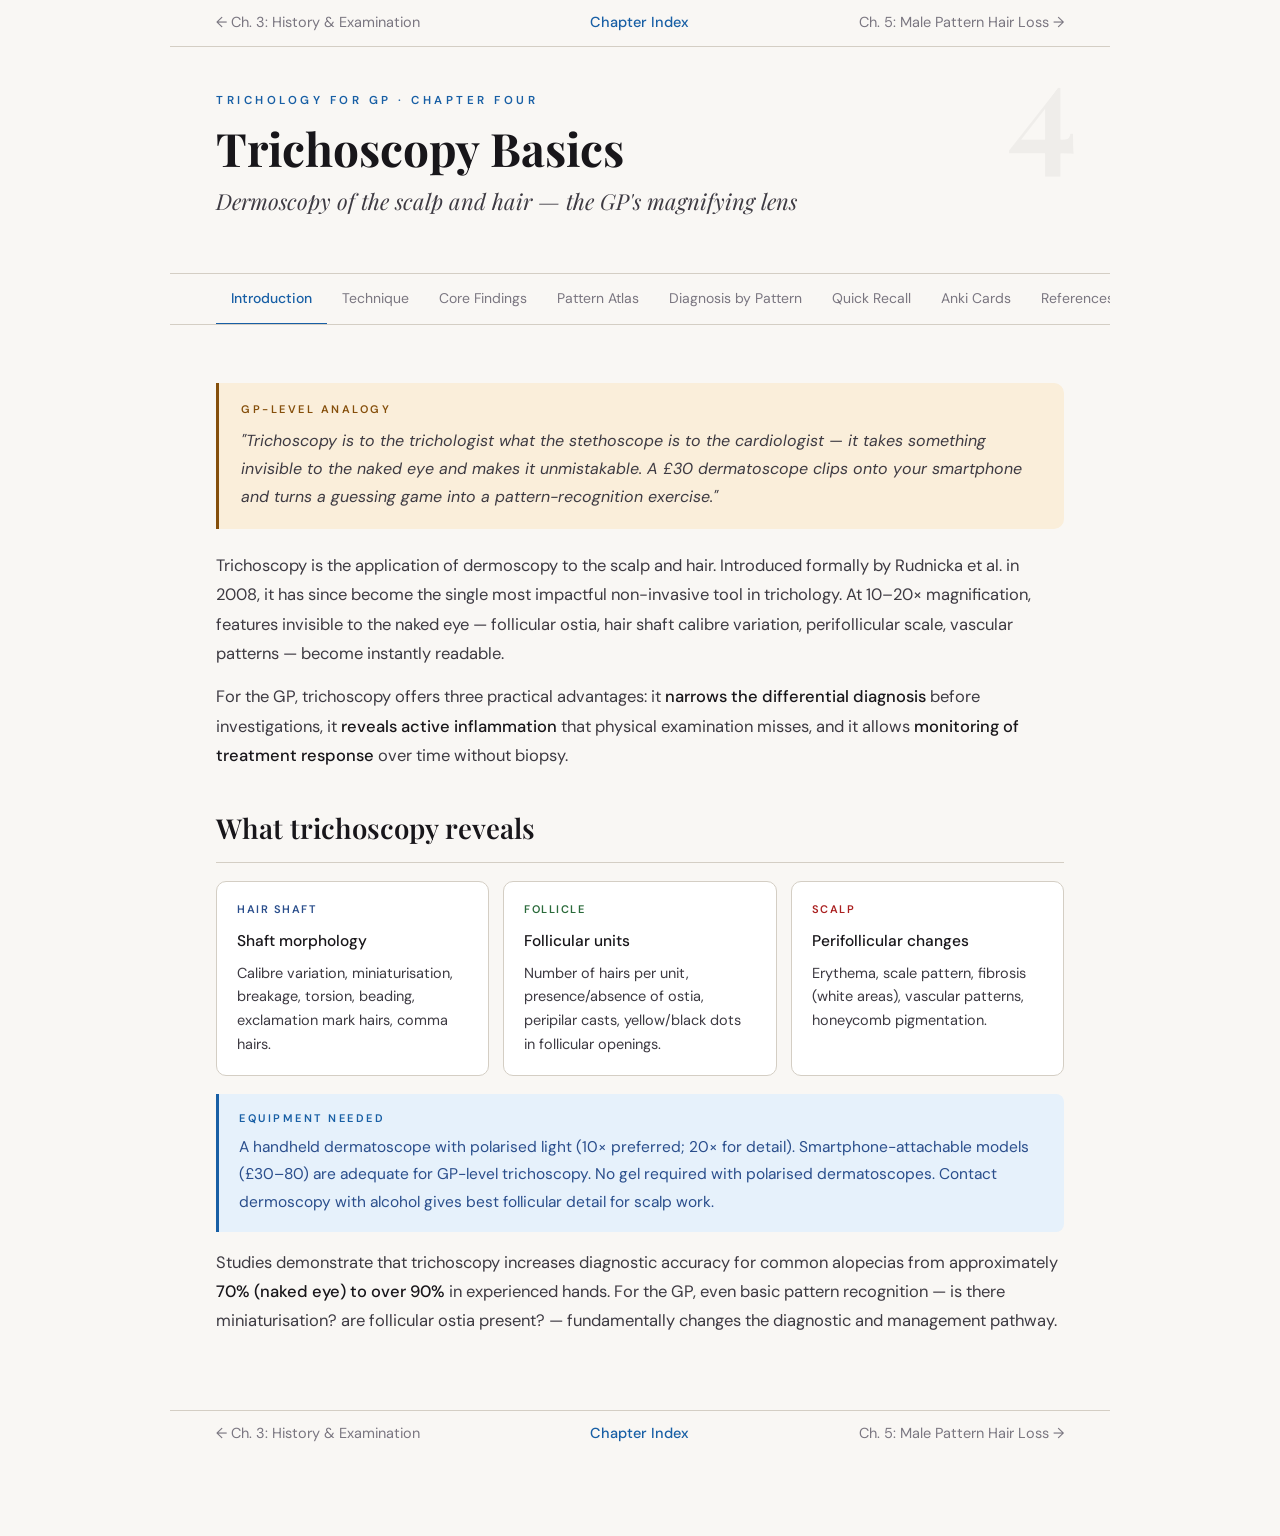
<file: chapter_04_trichoscopy.html>
<!DOCTYPE html>
<html lang="en">
<head>
<meta charset="UTF-8">
<meta name="viewport" content="width=device-width, initial-scale=1.0">
<title>Chapter 4 — Trichoscopy Basics | Trichology for GP</title>
<link rel="stylesheet" href="shared.css">
<style>
@import url('https://fonts.googleapis.com/css2?family=Playfair+Display:ital,wght@0,400;0,600;0,700;1,400;1,600&family=DM+Sans:wght@300;400;500;600&display=swap');
:root{--ink:#18161A;--ink2:#3d3a42;--ink3:#7a7680;--bg:#F9F7F4;--bg2:#F2EFE9;--bg3:#E8E3DB;--rule:#D4CEC4;--ch-accent:#185FA5;--teal:#1a6b6b;--teal2:#e6f5f5;--gold:#9a7228;--gold2:#c49a3c;--goldbg:#fdf6e4;--coral:#b84a2a;--coralbg:#fdf0ec;--blue:#2a4e8c;--bluebg:#edf2fc;--green:#2a6a3a;--greenbg:#edf6ee;--purple:#5a2a8c;--purplebg:#f0eafc;--red:#aa2020;--redbg:#fceaea;--info:#185FA5;--infobg:#E6F1FB;--success:#3B6D11;--successbg:#EAF3DE;--warning:#854F0B;--warningbg:#FAEEDA;--danger:#A32D2D;--dangerbg:#FCEBEB}
body{font-family:'DM Sans',sans-serif;background:var(--bg);color:var(--ink);line-height:1.78;font-size:16.5px;max-width:940px;margin:0 auto;padding-bottom:80px}
.ch-header{padding:44px 46px 32px;border-bottom:0.5px solid var(--rule);position:relative;overflow:hidden}
.header-number{font-family:'Playfair Display',serif;font-size:132px;font-weight:700;color:rgba(0,0,0,0.04);position:absolute;right:32px;top:-10px;line-height:1;user-select:none}
.eyebrow{font-size:11.5px;font-weight:600;letter-spacing:3.5px;text-transform:uppercase;color:var(--info);margin-bottom:12px}
.ch-title{font-family:'Playfair Display',serif;font-size:46px;font-weight:700;line-height:1.1;margin-bottom:8px;position:relative;z-index:1}
.ch-sub{font-family:'Playfair Display',serif;font-size:22px;font-style:italic;color:var(--ink2);margin-bottom:20px}
.nav{display:flex;border-bottom:1px solid var(--rule);padding:0 46px;position:sticky;top:0;z-index:200;background:var(--bg);overflow-x:auto;gap:0}
.nav::-webkit-scrollbar{height:0}
.nt{font-size:14px;color:var(--ink3);padding:12px 15px;cursor:pointer;border-bottom:2px solid transparent;margin-bottom:-1px;white-space:nowrap;transition:all .18s;text-decoration:none}
.nt:hover{color:var(--ink)}
.nt.on{color:var(--info);border-bottom-color:var(--info);font-weight:500}
.sec{display:none;padding:36px 46px 20px}
.sec.on{display:block}
h2{font-family:'Playfair Display',serif;font-size:27.5px;font-weight:600;margin:34px 0 13px;padding-bottom:9px;border-bottom:1px solid var(--rule)}
h3{font-family:'Playfair Display',serif;font-size:21px;font-weight:500;font-style:italic;color:var(--ink2);margin:22px 0 10px}
p{margin-bottom:14px;color:var(--ink2);font-size:16.5px}
strong{color:var(--ink);font-weight:500}
.box-gp{background:var(--warningbg);border-left:3px solid var(--warning);padding:17px 22px;margin:22px 0;border-radius:0 10px 10px 0}
.box-gp .lbl{font-size:11px;font-weight:600;letter-spacing:2.5px;text-transform:uppercase;color:var(--warning);margin-bottom:7px}
.box-gp p{font-style:italic;color:var(--ink2);margin:0;font-size:16px}
.box-key{background:var(--infobg);border-left:3px solid var(--info);padding:15px 20px;margin:16px 0;border-radius:0 8px 8px 0}
.box-key .lbl{font-size:11px;font-weight:600;letter-spacing:2.5px;text-transform:uppercase;color:var(--info);margin-bottom:5px}
.box-key p{margin:0;color:var(--blue);font-size:15.5px}
.box-warn{background:var(--dangerbg);border-left:3px solid var(--danger);padding:15px 20px;margin:16px 0;border-radius:0 8px 8px 0}
.box-warn .lbl{font-size:11px;font-weight:600;letter-spacing:2.5px;text-transform:uppercase;color:var(--danger);margin-bottom:5px}
.box-warn p{margin:0;color:#5a1010;font-size:15.5px}
.dcard{background:#fff;border:1px solid var(--rule);border-radius:12px;padding:24px;margin:24px 0}
.dcard-title{font-size:11.5px;font-weight:600;letter-spacing:2px;text-transform:uppercase;color:var(--ink3);margin-bottom:16px}
.dcard-cap{font-size:14.5px;font-style:italic;color:var(--ink3);margin-top:14px;text-align:center;line-height:1.65}
.dtable{width:100%;border-collapse:collapse;margin:20px 0;font-size:15.5px}
.dtable th{background:var(--bg2);font-size:12px;font-weight:500;letter-spacing:1px;text-transform:uppercase;color:var(--ink3);padding:11px 15px;text-align:left;border-bottom:1px solid var(--rule)}
.dtable td{padding:11px 15px;border-bottom:1px solid var(--rule);vertical-align:top}
.dtable tr:last-child td{border-bottom:none}
.dtable td:first-child{font-weight:500;color:var(--ink)}
.dtable tr:hover td{background:var(--bg)}
.fcard{background:#fff;border:1px solid var(--rule);border-radius:10px;padding:18px 20px}
.fcard .ftag{font-size:11px;font-weight:600;letter-spacing:1.5px;text-transform:uppercase;margin-bottom:8px}
.fcard .ftitle{font-size:15.5px;font-weight:500;color:var(--ink);margin-bottom:6px}
.fcard .fdesc{font-size:14.5px;color:var(--ink2);line-height:1.65}
/* Atlas grid */
.atlas-grid{display:grid;grid-template-columns:repeat(3,1fr);gap:14px;margin:18px 0}
.atlas-item{background:#fff;border:1px solid var(--rule);border-radius:10px;overflow:hidden}
.atlas-img{width:100%;aspect-ratio:1;display:flex;align-items:center;justify-content:center;background:var(--bg2)}
.atlas-label{padding:10px 14px;font-size:14.5px;font-weight:500;color:var(--ink)}
.atlas-dx{padding:0 14px 4px;font-size:12px;font-weight:600;letter-spacing:1px;text-transform:uppercase}
.atlas-desc{padding:0 14px 12px;font-size:13px;color:var(--ink3);line-height:1.5}
/* Dot pattern panels */
.dot-grid{display:grid;grid-template-columns:repeat(4,1fr);gap:12px;margin:18px 0}
.dot-panel{background:#fff;border:1px solid var(--rule);border-radius:10px;padding:14px;text-align:center}
.dot-panel .dp-swatch{width:56px;height:56px;border-radius:50%;margin:0 auto 10px;display:flex;align-items:center;justify-content:center}
.dot-panel .dp-name{font-size:14.5px;font-weight:500;color:var(--ink);margin-bottom:4px}
.dot-panel .dp-dx{font-size:12px;color:var(--ink3);line-height:1.5}
.rcrd{background:var(--bg2);border:1px solid var(--rule);border-radius:12px;padding:22px}
.rcrd h4{font-family:'Playfair Display',serif;font-size:18.5px;font-weight:600;margin-bottom:10px;color:var(--ink)}
.rcrd .mnem{font-size:22px;font-weight:600;letter-spacing:4px;color:var(--info);font-family:'DM Sans',sans-serif;margin-bottom:10px}
.rcrd ul{list-style:none;font-size:14.5px;line-height:2.1;color:var(--ink2)}
.rcrd ul li::before{content:"-> ";color:var(--ink3)}
.rcrd ul strong{color:var(--info)}
/* Flashcard */
.pbar-wrap{display:flex;align-items:center;gap:12px;margin-bottom:18px}
.pbar{flex:1;height:3px;background:var(--rule);border-radius:2px}
.pfill{height:100%;background:var(--info);border-radius:2px;transition:width .4s}
.pct{font-size:13px;color:var(--ink3);min-width:72px;text-align:right}
.fcrd{height:210px;perspective:1000px;cursor:pointer;margin-bottom:14px}
.fc-inner{position:relative;width:100%;height:100%;transform-style:preserve-3d;transition:transform .48s cubic-bezier(.4,0,.2,1)}
.fc-inner.flip{transform:rotateY(180deg)}
.fc-front,.fc-back{position:absolute;inset:0;border-radius:12px;backface-visibility:hidden;display:flex;flex-direction:column;justify-content:center;align-items:center;padding:28px 32px;text-align:center}
.fc-front{background:#fff;border:1px solid var(--rule)}
.fc-front .fc-cat{font-size:11px;font-weight:600;letter-spacing:2.5px;text-transform:uppercase;color:var(--info);margin-bottom:10px}
.fc-front .fc-q{font-family:'Playfair Display',serif;font-size:18.5px;font-weight:500;color:var(--ink);line-height:1.45}
.fc-back{background:var(--infobg);transform:rotateY(180deg)}
.fc-back .fc-a{font-size:16px;color:var(--blue);line-height:1.7;white-space:pre-line}
.fc-back .fc-tip{font-size:12px;color:var(--blue);margin-top:10px;opacity:.72}
.hint-txt{font-size:13px;color:var(--ink3);text-align:center;margin-bottom:6px}
.fc-btns{display:flex;gap:10px;justify-content:center}
.fcbtn{font-family:'DM Sans',sans-serif;font-size:14.5px;padding:9px 20px;border-radius:8px;border:1px solid var(--rule);background:#fff;color:var(--ink2);cursor:pointer;transition:all .14s}
.fcbtn:hover{background:var(--bg2)}
.fcbtn.pri{background:var(--infobg);color:var(--blue);border-color:var(--info)}
.fc-ctrl{display:flex;gap:10px;justify-content:center;margin-top:12px}
.fc-ctrl button{font-size:13px;color:var(--gold);background:none;border:none;cursor:pointer;text-decoration:underline;font-family:'DM Sans',sans-serif}
.fc-done{display:none;background:var(--successbg);border:1px solid #a0d080;border-radius:10px;padding:18px;text-align:center;margin-top:14px}
.fc-done h3{font-family:'Playfair Display',serif;color:var(--green);font-size:20px;margin-bottom:6px}
.fc-done p{color:#2a5a1a;font-size:14.5px;margin:0}
.ref-list{list-style:none;margin:14px 0}
.ref-list li{font-size:14.5px;color:var(--ink2);padding:9px 0;border-bottom:1px solid var(--rule);line-height:1.65}
.ref-list li:last-child{border-bottom:none}
.ref-list li .rn{font-weight:500;color:var(--ink);margin-right:5px}
@media(max-width:640px){.atlas-grid,.dot-grid{grid-template-columns:1fr 1fr}.ch-header,.nav,.sec{padding-left:20px;padding-right:20px}.header-number{font-size:88px}}
</style>
</head>
<body>

<div class="ch-nav">
  <a href="chapter_03_history_examination.html">← Ch. 3: History &amp; Examination</a>
  <a class="ch-nav-index" href="index.html">Chapter Index</a>
  <a href="chapter_05_male_aga.html">Ch. 5: Male Pattern Hair Loss →</a>
</div>

<div class="ch-header">
  <div class="header-number">4</div>
  <div class="eyebrow">Trichology for GP · Chapter Four</div>
  <div class="ch-title">Trichoscopy Basics</div>
  <div class="ch-sub">Dermoscopy of the scalp and hair — the GP's magnifying lens</div>
</div>

<div class="nav">
  <div class="nt on" onclick="showSec('intro')">Introduction</div>
  <div class="nt" onclick="showSec('technique')">Technique</div>
  <div class="nt" onclick="showSec('findings')">Core Findings</div>
  <div class="nt" onclick="showSec('atlas')">Pattern Atlas</div>
  <div class="nt" onclick="showSec('diagnosis')">Diagnosis by Pattern</div>
  <div class="nt" onclick="showSec('recall')">Quick Recall</div>
  <div class="nt" onclick="showSec('flashcards')">Anki Cards</div>
  <div class="nt" onclick="showSec('references')">References</div>
</div>

<!-- INTRODUCTION -->
<div class="sec on" id="sec-intro">
  <div class="box-gp">
    <div class="lbl">GP-Level Analogy</div>
    <p>"Trichoscopy is to the trichologist what the stethoscope is to the cardiologist — it takes something invisible to the naked eye and makes it unmistakable. A £30 dermatoscope clips onto your smartphone and turns a guessing game into a pattern-recognition exercise."</p>
  </div>
  <p>Trichoscopy is the application of dermoscopy to the scalp and hair. Introduced formally by Rudnicka et al. in 2008, it has since become the single most impactful non-invasive tool in trichology. At 10–20× magnification, features invisible to the naked eye — follicular ostia, hair shaft calibre variation, perifollicular scale, vascular patterns — become instantly readable.</p>
  <p>For the GP, trichoscopy offers three practical advantages: it <strong>narrows the differential diagnosis</strong> before investigations, it <strong>reveals active inflammation</strong> that physical examination misses, and it allows <strong>monitoring of treatment response</strong> over time without biopsy.</p>

  <h2>What trichoscopy reveals</h2>
  <div class="grid3">
    <div class="fcard"><div class="ftag" style="color:var(--blue)">Hair shaft</div><div class="ftitle">Shaft morphology</div><div class="fdesc">Calibre variation, miniaturisation, breakage, torsion, beading, exclamation mark hairs, comma hairs.</div></div>
    <div class="fcard"><div class="ftag" style="color:var(--green)">Follicle</div><div class="ftitle">Follicular units</div><div class="fdesc">Number of hairs per unit, presence/absence of ostia, peripilar casts, yellow/black dots in follicular openings.</div></div>
    <div class="fcard"><div class="ftag" style="color:var(--red)">Scalp</div><div class="ftitle">Perifollicular changes</div><div class="fdesc">Erythema, scale pattern, fibrosis (white areas), vascular patterns, honeycomb pigmentation.</div></div>
  </div>

  <div class="box-key">
    <div class="lbl">Equipment needed</div>
    <p>A handheld dermatoscope with polarised light (10× preferred; 20× for detail). Smartphone-attachable models (£30–80) are adequate for GP-level trichoscopy. No gel required with polarised dermatoscopes. Contact dermoscopy with alcohol gives best follicular detail for scalp work.</p>
  </div>

  <p>Studies demonstrate that trichoscopy increases diagnostic accuracy for common alopecias from approximately <strong>70% (naked eye) to over 90%</strong> in experienced hands. For the GP, even basic pattern recognition — is there miniaturisation? are follicular ostia present? — fundamentally changes the diagnostic and management pathway.</p>
</div>

<!-- TECHNIQUE -->
<div class="sec" id="sec-technique">
  <h2>How to perform trichoscopy</h2>

  <div class="dcard">
    <div class="dcard-title">Fig 4.1 — Trichoscopy technique: five-step sequence</div>
    <svg width="100%" viewBox="0 0 680 290">
      <defs><marker id="ar" viewBox="0 0 10 10" refX="8" refY="5" markerWidth="6" markerHeight="6" orient="auto-start-reverse"><path d="M2 1L8 5L2 9" fill="none" stroke="context-stroke" stroke-width="1.5" stroke-linecap="round" stroke-linejoin="round"/></marker></defs>
      <!-- Step boxes top row -->
      <rect x="30" y="30" width="110" height="52" rx="8" fill="#f0ece4" stroke="#b8b0a4" stroke-width="0.8"/>
      <text font-family="Outfit,sans-serif" font-size="12" font-weight="500" fill="#3c3944" x="85" y="50" text-anchor="middle" dominant-baseline="central">Step 1</text>
      <text font-family="Outfit,sans-serif" font-size="10" fill="#7c7984" x="85" y="68" text-anchor="middle" dominant-baseline="central">Prepare scalp</text>
      <line x1="140" y1="56" x2="158" y2="56" stroke="#aaa" stroke-width="1" marker-end="url(#ar)"/>
      <rect x="160" y="30" width="110" height="52" rx="8" fill="#e4f4f4" stroke="#1b6060" stroke-width="0.8"/>
      <text font-family="Outfit,sans-serif" font-size="12" font-weight="500" fill="#1b6060" x="215" y="50" text-anchor="middle" dominant-baseline="central">Step 2</text>
      <text font-family="Outfit,sans-serif" font-size="10" fill="#2a8080" x="215" y="68" text-anchor="middle" dominant-baseline="central">Choose zones</text>
      <line x1="270" y1="56" x2="288" y2="56" stroke="#aaa" stroke-width="1" marker-end="url(#ar)"/>
      <rect x="290" y="30" width="110" height="52" rx="8" fill="#e8eef8" stroke="#234888" stroke-width="0.8"/>
      <text font-family="Outfit,sans-serif" font-size="12" font-weight="500" fill="#234888" x="345" y="50" text-anchor="middle" dominant-baseline="central">Step 3</text>
      <text font-family="Outfit,sans-serif" font-size="10" fill="#3a5e9a" x="345" y="68" text-anchor="middle" dominant-baseline="central">Set magnification</text>
      <line x1="400" y1="56" x2="418" y2="56" stroke="#aaa" stroke-width="1" marker-end="url(#ar)"/>
      <rect x="420" y="30" width="110" height="52" rx="8" fill="#eee8f8" stroke="#4c2880" stroke-width="0.8"/>
      <text font-family="Outfit,sans-serif" font-size="12" font-weight="500" fill="#4c2880" x="475" y="50" text-anchor="middle" dominant-baseline="central">Step 4</text>
      <text font-family="Outfit,sans-serif" font-size="10" fill="#6040a0" x="475" y="68" text-anchor="middle" dominant-baseline="central">Systematic scan</text>
      <line x1="530" y1="56" x2="548" y2="56" stroke="#aaa" stroke-width="1" marker-end="url(#ar)"/>
      <rect x="550" y="30" width="110" height="52" rx="8" fill="#faecea" stroke="#a83820" stroke-width="0.8"/>
      <text font-family="Outfit,sans-serif" font-size="12" font-weight="500" fill="#a83820" x="605" y="50" text-anchor="middle" dominant-baseline="central">Step 5</text>
      <text font-family="Outfit,sans-serif" font-size="10" fill="#c84830" x="605" y="68" text-anchor="middle" dominant-baseline="central">Document</text>
      <!-- Detail boxes -->
      <line x1="85" y1="82" x2="85" y2="102" stroke="#ccc" stroke-width="0.6" stroke-dasharray="3 2"/>
      <rect x="30" y="104" width="110" height="76" rx="6" fill="#f7f5f1" stroke="#ccc" stroke-width="0.5"/>
      <text font-family="Outfit,sans-serif" font-size="10" fill="#3c3944" x="85" y="124" text-anchor="middle">Dry hair or</text>
      <text font-family="Outfit,sans-serif" font-size="10" fill="#3c3944" x="85" y="140" text-anchor="middle">apply alcohol</text>
      <text font-family="Outfit,sans-serif" font-size="10" fill="#3c3944" x="85" y="156" text-anchor="middle">or ultrasound gel</text>
      <line x1="215" y1="82" x2="215" y2="102" stroke="#ccc" stroke-width="0.6" stroke-dasharray="3 2"/>
      <rect x="160" y="104" width="110" height="76" rx="6" fill="#f7f5f1" stroke="#ccc" stroke-width="0.5"/>
      <text font-family="Outfit,sans-serif" font-size="10" fill="#1b6060" x="215" y="124" text-anchor="middle">Frontal, vertex,</text>
      <text font-family="Outfit,sans-serif" font-size="10" fill="#1b6060" x="215" y="140" text-anchor="middle">temporal, occipital.</text>
      <text font-family="Outfit,sans-serif" font-size="10" fill="#1b6060" x="215" y="156" text-anchor="middle">Always compare zones</text>
      <line x1="345" y1="82" x2="345" y2="102" stroke="#ccc" stroke-width="0.6" stroke-dasharray="3 2"/>
      <rect x="290" y="104" width="110" height="76" rx="6" fill="#f7f5f1" stroke="#ccc" stroke-width="0.5"/>
      <text font-family="Outfit,sans-serif" font-size="10" fill="#234888" x="345" y="124" text-anchor="middle">10× overview;</text>
      <text font-family="Outfit,sans-serif" font-size="10" fill="#234888" x="345" y="140" text-anchor="middle">20× for shaft</text>
      <text font-family="Outfit,sans-serif" font-size="10" fill="#234888" x="345" y="156" text-anchor="middle">detail and ostia</text>
      <line x1="475" y1="82" x2="475" y2="102" stroke="#ccc" stroke-width="0.6" stroke-dasharray="3 2"/>
      <rect x="420" y="104" width="110" height="76" rx="6" fill="#f7f5f1" stroke="#ccc" stroke-width="0.5"/>
      <text font-family="Outfit,sans-serif" font-size="10" fill="#4c2880" x="475" y="124" text-anchor="middle">Dots → shafts →</text>
      <text font-family="Outfit,sans-serif" font-size="10" fill="#4c2880" x="475" y="140" text-anchor="middle">perifollicular →</text>
      <text font-family="Outfit,sans-serif" font-size="10" fill="#4c2880" x="475" y="156" text-anchor="middle">vascular pattern</text>
      <line x1="605" y1="82" x2="605" y2="102" stroke="#ccc" stroke-width="0.6" stroke-dasharray="3 2"/>
      <rect x="550" y="104" width="110" height="76" rx="6" fill="#f7f5f1" stroke="#ccc" stroke-width="0.5"/>
      <text font-family="Outfit,sans-serif" font-size="10" fill="#a83820" x="605" y="124" text-anchor="middle">Photo each</text>
      <text font-family="Outfit,sans-serif" font-size="10" fill="#a83820" x="605" y="140" text-anchor="middle">zone; label</text>
      <text font-family="Outfit,sans-serif" font-size="10" fill="#a83820" x="605" y="156" text-anchor="middle">with date</text>
      <!-- Scan order note -->
      <rect x="30" y="196" width="628" height="52" rx="8" fill="none" stroke="#ccc" stroke-width="0.5" stroke-dasharray="4 3"/>
      <text font-family="Outfit,sans-serif" font-size="10" fill="#3c3944" x="344" y="216" text-anchor="middle">Systematic scan order: yellow dots → black dots → shaft calibre → perifollicular scale/erythema → vascular pattern</text>
      <text font-family="Outfit,sans-serif" font-size="10" fill="#5c5964" x="344" y="234" text-anchor="middle">Always compare: affected zone vs unaffected zone (e.g. vertex vs occipital in AGA)</text>
    </svg>
    <div class="dcard-cap">Fig 4.1: Five-step trichoscopy technique. Always compare two zones — the diagnostic finding is often the difference between affected and unaffected scalp, not an absolute finding in isolation.</div>
  </div>

  <h3>Contact vs non-contact dermoscopy</h3>
  <table class="dtable">
    <thead><tr><th>Mode</th><th>Technique</th><th>Best for</th><th>Limitation</th></tr></thead>
    <tbody>
      <tr><td>Non-contact (polarised)</td><td>Device held 1–2mm above scalp; no interface needed</td><td>Quick overview, any hair length</td><td>Slightly less follicular detail</td></tr>
      <tr><td>Contact (with alcohol)</td><td>Alcohol pressed to scalp; hair parted</td><td>Vascular pattern, follicular ostia detail</td><td>Requires alcohol; slightly uncomfortable</td></tr>
      <tr><td>Contact (with gel)</td><td>Ultrasound gel as interface</td><td>Best follicular detail, shaft examination</td><td>Difficult in thick hair; gel residue</td></tr>
    </tbody>
  </table>

  <div class="box-key">
    <div class="lbl">GP Practical Tip</div>
    <p>For a first trichoscopy encounter, use a polarised (non-contact) dermatoscope. Part the hair at the area of complaint, place the lens perpendicular to the scalp, and compare that zone with the occipital scalp. This single comparison answers the most important question: is there differential miniaturisation or follicular loss?</p>
  </div>
</div>

<!-- CORE FINDINGS -->
<div class="sec" id="sec-findings">
  <h2>Core trichoscopy findings</h2>
  <p>Trichoscopy findings are divided into four groups: hair shaft findings, dot patterns, perifollicular findings, and vascular patterns. Each group has disease-specific patterns that allow rapid diagnosis.</p>

  <h3>Group 1 — Dot patterns (the most diagnostically powerful group)</h3>
  <div class="dot-grid">
    <div class="dot-panel">
      <div class="dp-swatch" style="background:#FAC775;border:2px solid #BA7517"><span style="font-size:11px;font-weight:600;color:#412402">Y</span></div>
      <div class="dp-name">Yellow dots</div>
      <div class="dp-dx" style="color:#BA7517">AA · Advanced AGA</div>
      <div class="dp-dx-desc" style="font-size:12px;color:#7c7984;padding:0 0 4px">Empty follicles filled with sebum/keratin</div>
    </div>
    <div class="dot-panel">
      <div class="dp-swatch" style="background:#444441;border:2px solid #2C2C2A"><span style="font-size:11px;font-weight:600;color:#fff">B</span></div>
      <div class="dp-name">Black dots</div>
      <div class="dp-dx" style="color:#444441">AA · Tinea · TTM</div>
      <div class="dp-dx-desc" style="font-size:12px;color:#7c7984;padding:0 0 4px">Hairs broken at scalp level</div>
    </div>
    <div class="dot-panel">
      <div class="dp-swatch" style="background:#E1F5EE;border:2px solid #1D9E75"><span style="font-size:11px;font-weight:600;color:#085041">W</span></div>
      <div class="dp-name">White dots</div>
      <div class="dp-dx" style="color:#0F6E56">Scarring alopecia</div>
      <div class="dp-dx-desc" style="font-size:12px;color:#7c7984;padding:0 0 4px">Fibrosis replacing follicular units — URGENT</div>
    </div>
    <div class="dot-panel">
      <div class="dp-swatch" style="background:#F4C0D1;border:2px solid #D4537E"><span style="font-size:11px;font-weight:600;color:#72243E">R</span></div>
      <div class="dp-name">Red/Pink dots</div>
      <div class="dp-dx" style="color:#993556">DLE · Folliculitis</div>
      <div class="dp-dx-desc" style="font-size:12px;color:#7c7984;padding:0 0 4px">Dilated infundibula with inflammation</div>
    </div>
  </div>

  <div class="dcard">
    <div class="dcard-title">Fig 4.2 — Hair shaft patterns in trichoscopy (schematic)</div>
    <svg width="100%" viewBox="0 0 680 280">
      <!-- Panel backgrounds -->
      <rect x="18" y="20" width="86" height="180" rx="8" fill="#f0ece4" stroke="#ccc" stroke-width="0.5"/>
      <rect x="116" y="20" width="86" height="180" rx="8" fill="#e6f4ec" stroke="#9fd4b0" stroke-width="0.8"/>
      <rect x="214" y="20" width="86" height="180" rx="8" fill="#e6f4ec" stroke="#9fd4b0" stroke-width="0.8"/>
      <rect x="312" y="20" width="86" height="180" rx="8" fill="#e6f4ec" stroke="#9fd4b0" stroke-width="0.8"/>
      <rect x="410" y="20" width="86" height="180" rx="8" fill="#fceaea" stroke="#e09090" stroke-width="0.8"/>
      <rect x="508" y="20" width="152" height="180" rx="8" fill="#fdf0dc" stroke="#d4a060" stroke-width="0.8"/>
      <!-- Labels -->
      <text font-family="Outfit,sans-serif" font-size="10" font-weight="500" fill="#3c3944" x="61" y="36" text-anchor="middle">Normal</text>
      <text font-family="Outfit,sans-serif" font-size="10" font-weight="500" fill="#1e5c38" x="159" y="36" text-anchor="middle">Exclamation</text>
      <text font-family="Outfit,sans-serif" font-size="10" font-weight="500" fill="#1e5c38" x="257" y="36" text-anchor="middle">Comma hair</text>
      <text font-family="Outfit,sans-serif" font-size="10" font-weight="500" fill="#1e5c38" x="355" y="36" text-anchor="middle">Corkscrew</text>
      <text font-family="Outfit,sans-serif" font-size="10" font-weight="500" fill="#902020" x="453" y="36" text-anchor="middle">Flame/Tulip</text>
      <text font-family="Outfit,sans-serif" font-size="10" font-weight="500" fill="#8a5a10" x="584" y="36" text-anchor="middle">Trichorrhexis</text>
      <!-- Normal terminal -->
      <rect x="56" y="48" width="10" height="120" rx="4" fill="#2C2C2A"/>
      <!-- Exclamation mark -->
      <rect x="152" y="92" width="7" height="80" rx="3" fill="#2C2C2A"/>
      <rect x="152" y="48" width="4" height="40" rx="2" fill="#B4B2A9"/>
      <!-- Comma hair -->
      <path d="M257 54 Q274 100 252 168" fill="none" stroke="#2C2C2A" stroke-width="6" stroke-linecap="round"/>
      <!-- Corkscrew -->
      <path d="M355 52 Q372 80 355 108 Q338 136 355 164" fill="none" stroke="#2C2C2A" stroke-width="5" stroke-linecap="round"/>
      <!-- Flame/Tulip -->
      <path d="M449 52 Q464 88 449 128" fill="none" stroke="#E24B4A" stroke-width="7" stroke-linecap="round" opacity="0.8"/>
      <path d="M447 52 Q432 88 447 128" fill="none" stroke="#A32D2D" stroke-width="4" stroke-linecap="round" opacity="0.6"/>
      <!-- Trichorrhexis nodes -->
      <rect x="578" y="48" width="8" height="45" rx="3" fill="#444441"/>
      <ellipse cx="582" cy="96" rx="10" ry="4" fill="#EF9F27" stroke="#BA7517" stroke-width="0.8"/>
      <rect x="578" y="100" width="8" height="45" rx="3" fill="#444441"/>
      <ellipse cx="582" cy="148" rx="10" ry="4" fill="#EF9F27" stroke="#BA7517" stroke-width="0.8"/>
      <!-- Diagnosis labels -->
      <text font-family="Outfit,sans-serif" font-size="10" fill="#5c5964" x="61" y="182" text-anchor="middle">Uniform dark</text>
      <text font-family="Outfit,sans-serif" font-size="10" fill="#1e5c38" x="159" y="182" text-anchor="middle">AA (pathog.)</text>
      <text font-family="Outfit,sans-serif" font-size="10" fill="#1e5c38" x="257" y="182" text-anchor="middle">Tinea capitis</text>
      <text font-family="Outfit,sans-serif" font-size="10" fill="#1e5c38" x="355" y="182" text-anchor="middle">Tinea capitis</text>
      <text font-family="Outfit,sans-serif" font-size="10" fill="#902020" x="453" y="182" text-anchor="middle">Trichotillomania</text>
      <text font-family="Outfit,sans-serif" font-size="10" fill="#8a5a10" x="584" y="182" text-anchor="middle">Shaft damage</text>
      <!-- Legend -->
      <rect x="18" y="216" width="648" height="48" rx="8" fill="none" stroke="#ccc" stroke-width="0.5" stroke-dasharray="4 3"/>
      <text font-family="Outfit,sans-serif" font-size="10" fill="#3c3944" x="344" y="236" text-anchor="middle" font-weight="500">Disease mapping:</text>
      <text font-family="Outfit,sans-serif" font-size="10" fill="#5c5964" x="344" y="253" text-anchor="middle">Exclamation mark → AA (pathognomonic) | Comma + corkscrew → tinea capitis | Flame/tulip → trichotillomania</text>
    </svg>
    <div class="dcard-cap">Fig 4.2: Schematic of six hair shaft patterns seen on trichoscopy. The exclamation mark hair is pathognomonic of alopecia areata; comma and corkscrew hairs are characteristic of tinea capitis; flame/tulip hairs point to trichotillomania.</div>
  </div>

  <h3>Group 2 — Perifollicular findings</h3>
  <table class="dtable">
    <thead><tr><th>Finding</th><th>Appearance</th><th>Diagnosis</th><th>Urgency</th></tr></thead>
    <tbody>
      <tr><td>Peripilar cast (sleeve)</td><td>Tubular white/grey scale climbing proximal hair shaft</td><td>Lichen planopilaris, FFA</td><td>Urgent — active scarring</td></tr>
      <tr><td>Perifollicular erythema</td><td>Pink/red halo around follicular opening</td><td>LPP, FFA, early active AA</td><td>Urgent if scarring features</td></tr>
      <tr><td>Perifollicular fibrosis</td><td>White sheath surrounding follicle</td><td>End-stage LPP, FFA, DLE</td><td>Irreversible — refer</td></tr>
      <tr><td>Honeycomb pattern</td><td>Regular pigmented hexagonal network</td><td>Normal in darker skin; AGA (relative)</td><td>Context-dependent</td></tr>
      <tr><td>Targetoid pattern</td><td>Central white area, brown ring at follicular opening</td><td>Androgenetic alopecia</td><td>Non-urgent</td></tr>
      <tr><td>Diffuse scale flakes</td><td>Large flat white flakes, not follicle-bound</td><td>Seborrhoeic dermatitis, psoriasis</td><td>Non-urgent</td></tr>
    </tbody>
  </table>

  <h3>Group 3 — Vascular patterns</h3>
  <table class="dtable">
    <thead><tr><th>Pattern</th><th>Description</th><th>Diagnosis</th></tr></thead>
    <tbody>
      <tr><td>Arborising vessels</td><td>Tree-like branching red vessels across scalp</td><td>Discoid lupus erythematosus (DLE)</td></tr>
      <tr><td>Simple red loops</td><td>Small looped vessels at follicular openings</td><td>Alopecia areata (active)</td></tr>
      <tr><td>Twisted red loops</td><td>Irregular twisted vessels perifollicularly</td><td>Psoriasis, seborrhoeic dermatitis</td></tr>
      <tr><td>Glomerular vessels</td><td>Tortuous, glomerular-shaped vessels</td><td>Psoriasis (classic)</td></tr>
      <tr><td>White/avascular areas</td><td>No vessels; white structureless zones</td><td>Scarring alopecia (burnt-out, fibrotic)</td></tr>
    </tbody>
  </table>

  <div class="box-warn">
    <div class="lbl">White dots = scarring — act now</div>
    <p>On trichoscopy, white structureless areas replacing follicular openings represent fibrotic replacement of the follicle. This finding in any alopecia pattern indicates irreversible scarring. Refer to dermatology urgently — every week of delay means further permanent follicular loss.</p>
  </div>
</div>

<!-- ATLAS -->
<div class="sec" id="sec-atlas">
  <h2>Trichoscopy pattern atlas</h2>
  <p>The following illustrated panels represent the characteristic trichoscopy appearance of the six most common alopecia presentations.</p>

  <div class="atlas-grid">
    <div class="atlas-item">
      <div class="atlas-img">
        <svg width="160" height="160" viewBox="0 0 160 160">
          <rect width="160" height="160" fill="#f5f2ec"/>
          <!-- AGA: thick + thin hairs, peripilar halo -->
          <circle cx="38" cy="40" r="7" fill="#d4cec4" stroke="#888" stroke-width="0.8"/>
          <rect x="34" y="10" width="8" height="28" rx="3" fill="#2C2C2A"/>
          <circle cx="90" cy="44" r="6" fill="#d4cec4" stroke="#888" stroke-width="0.8"/>
          <rect x="87" y="18" width="5" height="24" rx="2" fill="#2C2C2A"/>
          <circle cx="140" cy="40" r="7" fill="#d4cec4" stroke="#888" stroke-width="0.8"/>
          <rect x="136" y="10" width="8" height="28" rx="3" fill="#2C2C2A"/>
          <!-- miniaturised hairs -->
          <circle cx="55" cy="100" r="6" fill="#d4cec4" stroke="#888" stroke-width="0.8"/>
          <rect x="53" y="76" width="3" height="22" rx="1" fill="#888780" opacity="0.6"/>
          <circle cx="110" cy="96" r="6" fill="#d4cec4" stroke="#888" stroke-width="0.8"/>
          <rect x="108" y="74" width="3" height="20" rx="1" fill="#B4B2A9" opacity="0.5"/>
          <!-- targetoid peripilar halo -->
          <circle cx="80" cy="140" r="7" fill="#d4cec4" stroke="#a08060" stroke-width="1.2"/>
          <circle cx="80" cy="140" r="4" fill="#e8c8a8" stroke="#888" stroke-width="0.5"/>
          <text font-family="Outfit,sans-serif" font-size="9" fill="#5c5964" x="80" y="158" text-anchor="middle">calibre diversity</text>
        </svg>
      </div>
      <div class="atlas-label">Androgenetic alopecia (AGA)</div>
      <div class="atlas-dx" style="color:#1e5c38">Non-scarring</div>
      <div class="atlas-desc">Hair calibre diversity: thick terminal + thin miniaturised hairs. Peripilar brown halo (targetoid sign). Yellow dots in advanced cases.</div>
    </div>

    <div class="atlas-item">
      <div class="atlas-img">
        <svg width="160" height="160" viewBox="0 0 160 160">
          <rect width="160" height="160" fill="#f5f2ec"/>
          <!-- AA: yellow dots + black dots + exclamation hairs -->
          <circle cx="45" cy="70" r="16" fill="#FAC775" stroke="#BA7517" stroke-width="1.2"/>
          <circle cx="95" cy="58" r="13" fill="#EF9F27" stroke="#854F0B" stroke-width="1"/>
          <circle cx="128" cy="82" r="16" fill="#FAC775" stroke="#BA7517" stroke-width="1.2"/>
          <circle cx="68" cy="118" r="14" fill="#FAEEDA" stroke="#EF9F27" stroke-width="0.8"/>
          <!-- black dots -->
          <circle cx="38" cy="38" r="7" fill="#2C2C2A"/>
          <circle cx="128" cy="38" r="5" fill="#444441"/>
          <!-- exclamation hair -->
          <rect x="72" y="22" width="4" height="30" rx="2" fill="#2C2C2A"/>
          <rect x="72" y="18" width="2" height="5" rx="1" fill="#B4B2A9"/>
          <text font-family="Outfit,sans-serif" font-size="9" fill="#854F0B" x="80" y="152" text-anchor="middle">yellow + black dots</text>
        </svg>
      </div>
      <div class="atlas-label">Alopecia areata (AA)</div>
      <div class="atlas-dx" style="color:#1e5c38">Non-scarring</div>
      <div class="atlas-desc">Yellow dots (empty follicles with sebum) are the hallmark. Black dots at patch margin. Exclamation mark hairs (narrow base, dark tip) at active edge.</div>
    </div>

    <div class="atlas-item">
      <div class="atlas-img">
        <svg width="160" height="160" viewBox="0 0 160 160">
          <rect width="160" height="160" fill="#f5f2ec"/>
          <!-- LPP: white dots (fibrosis) + peripilar cast + erythema -->
          <circle cx="40" cy="60" r="10" fill="#E1F5EE" stroke="#1D9E75" stroke-width="1.5"/>
          <circle cx="90" cy="50" r="10" fill="#9FE1CB" stroke="#0F6E56" stroke-width="1.5"/>
          <circle cx="130" cy="64" r="10" fill="#E1F5EE" stroke="#1D9E75" stroke-width="1.5"/>
          <circle cx="60" cy="110" r="10" fill="#9FE1CB" stroke="#0F6E56" stroke-width="1.5"/>
          <circle cx="110" cy="108" r="10" fill="#E1F5EE" stroke="#1D9E75" stroke-width="1.5"/>
          <!-- peripilar cast on remaining hairs -->
          <rect x="88" y="24" width="3" height="12" rx="1" fill="#B4B2A9" opacity="0.5"/>
          <rect x="87" y="14" width="5" height="11" rx="2" fill="#e8e0d0" stroke="#ccc" stroke-width="0.5"/>
          <text font-family="Outfit,sans-serif" font-size="9" fill="#085041" x="80" y="138" text-anchor="middle">white dots = fibrosis</text>
          <text font-family="Outfit,sans-serif" font-size="9" fill="#7c7984" x="80" y="152" text-anchor="middle">no follicular ostia</text>
        </svg>
      </div>
      <div class="atlas-label">Lichen planopilaris (LPP)</div>
      <div class="atlas-dx" style="color:#902020">SCARRING — urgent</div>
      <div class="atlas-desc">White dots replacing follicular openings (fibrosis). Perifollicular cast — tubular scale climbing the proximal shaft. Perifollicular erythema in active disease.</div>
    </div>

    <div class="atlas-item">
      <div class="atlas-img">
        <svg width="160" height="160" viewBox="0 0 160 160">
          <rect width="160" height="160" fill="#f5f2ec"/>
          <!-- Tinea: comma + corkscrew hairs + black dots -->
          <circle cx="45" cy="78" r="7" fill="#d4cec4" stroke="#888" stroke-width="0.8"/>
          <path d="M45 50 Q58 64 46 72" fill="none" stroke="#2C2C2A" stroke-width="5" stroke-linecap="round"/>
          <circle cx="95" cy="70" r="7" fill="#d4cec4" stroke="#888" stroke-width="0.8"/>
          <path d="M94 42 Q82 57 96 62" fill="none" stroke="#2C2C2A" stroke-width="6" stroke-linecap="round"/>
          <circle cx="135" cy="80" r="7" fill="#d4cec4" stroke="#888" stroke-width="0.8"/>
          <path d="M135 55 Q148 65 135 73" fill="none" stroke="#2C2C2A" stroke-width="5" stroke-linecap="round"/>
          <!-- corkscrew -->
          <circle cx="70" cy="128" r="7" fill="#d4cec4" stroke="#888" stroke-width="0.8"/>
          <path d="M70 102 Q82 112 70 120 Q58 128 70 136" fill="none" stroke="#2C2C2A" stroke-width="5" stroke-linecap="round"/>
          <!-- black dots -->
          <circle cx="118" cy="122" r="8" fill="#2C2C2A"/>
          <text font-family="Outfit,sans-serif" font-size="9" fill="#3c3944" x="80" y="155" text-anchor="middle">comma + corkscrew hairs</text>
        </svg>
      </div>
      <div class="atlas-label">Tinea capitis</div>
      <div class="atlas-dx" style="color:#234888">Non-scarring</div>
      <div class="atlas-desc">Comma hairs (short, curved, C-shaped) and corkscrew hairs are pathognomonic. Black dots (broken intrafollicular hairs). Mainly in children.</div>
    </div>

    <div class="atlas-item">
      <div class="atlas-img">
        <svg width="160" height="160" viewBox="0 0 160 160">
          <rect width="160" height="160" fill="#f5f2ec"/>
          <!-- Trichotillomania: flame/tulip hairs, varied lengths, no yellow dots -->
          <circle cx="40" cy="78" r="7" fill="#d4cec4" stroke="#888" stroke-width="0.8"/>
          <path d="M38 50 Q48 62 38 72" fill="none" stroke="#E24B4A" stroke-width="5" stroke-linecap="round" opacity="0.8"/>
          <path d="M40 50 Q30 62 40 72" fill="none" stroke="#A32D2D" stroke-width="3" stroke-linecap="round" opacity="0.6"/>
          <circle cx="95" cy="72" r="7" fill="#d4cec4" stroke="#888" stroke-width="0.8"/>
          <path d="M94 44 Q104 56 94 65" fill="none" stroke="#E24B4A" stroke-width="6" stroke-linecap="round" opacity="0.8"/>
          <circle cx="135" cy="100" r="7" fill="#d4cec4" stroke="#888" stroke-width="0.8"/>
          <path d="M132 72 Q144 84 132 94" fill="none" stroke="#E24B4A" stroke-width="5" stroke-linecap="round" opacity="0.7"/>
          <circle cx="60" cy="125" r="7" fill="#d4cec4" stroke="#888" stroke-width="0.8"/>
          <path d="M58 100 Q68 110 58 118" fill="none" stroke="#A32D2D" stroke-width="4" stroke-linecap="round" opacity="0.6"/>
          <text font-family="Outfit,sans-serif" font-size="9" fill="#A32D2D" x="80" y="147" text-anchor="middle">flame / tulip hairs</text>
          <text font-family="Outfit,sans-serif" font-size="9" fill="#7c7984" x="80" y="158" text-anchor="middle">no yellow dots</text>
        </svg>
      </div>
      <div class="atlas-label">Trichotillomania</div>
      <div class="atlas-dx" style="color:#234888">Non-scarring</div>
      <div class="atlas-desc">Flame hairs (tapered, frayed distally), tulip hairs (dark tulip-shaped tip), coiled hairs, hairs broken at different lengths. No yellow dots distinguishes from AA.</div>
    </div>

    <div class="atlas-item">
      <div class="atlas-img">
        <svg width="160" height="160" viewBox="0 0 160 160">
          <rect width="160" height="160" fill="#f5f2ec"/>
          <!-- DLE: red/pink dots + arborising vessels -->
          <circle cx="40" cy="65" r="10" fill="#F4C0D1" stroke="#D4537E" stroke-width="1.5"/>
          <circle cx="90" cy="55" r="10" fill="#ED93B1" stroke="#993556" stroke-width="1.2"/>
          <circle cx="130" cy="70" r="10" fill="#F4C0D1" stroke="#D4537E" stroke-width="1.5"/>
          <circle cx="60" cy="112" r="10" fill="#FBEAF0" stroke="#D4537E" stroke-width="1"/>
          <circle cx="112" cy="110" r="10" fill="#F4C0D1" stroke="#D4537E" stroke-width="1.5"/>
          <!-- arborising vessels -->
          <path d="M28 40 L48 58" stroke="#D4537E" stroke-width="1.5" opacity="0.7"/>
          <path d="M28 40 L20 54" stroke="#D4537E" stroke-width="1" opacity="0.5"/>
          <path d="M72 36 L90 48" stroke="#D4537E" stroke-width="1.5" opacity="0.7"/>
          <path d="M72 36 L80 26" stroke="#D4537E" stroke-width="1" opacity="0.5"/>
          <text font-family="Outfit,sans-serif" font-size="9" fill="#993556" x="80" y="140" text-anchor="middle">red/pink dots</text>
          <text font-family="Outfit,sans-serif" font-size="9" fill="#7c7984" x="80" y="152" text-anchor="middle">arborising vessels</text>
        </svg>
      </div>
      <div class="atlas-label">Discoid lupus (DLE)</div>
      <div class="atlas-dx" style="color:#902020">SCARRING — urgent</div>
      <div class="atlas-desc">Red/pink dots (dilated infundibula with inflammatory infiltrate) and arborising vessels. Follicular plugging and keratotic scale. Scarring in chronic disease.</div>
    </div>
  </div>
</div>

<!-- DIAGNOSIS BY PATTERN -->
<div class="sec" id="sec-diagnosis">
  <h2>Diagnosis by trichoscopy pattern</h2>
  <p>The following table integrates hair shaft findings, dot patterns, and perifollicular findings for the six most common alopecias.</p>

  <div class="dcard">
    <div class="dcard-title">Fig 4.3 — Trichoscopy diagnostic matrix</div>
    <svg width="100%" viewBox="0 0 680 390">
      <!-- Header row -->
      <rect x="20" y="20" width="648" height="32" rx="6" fill="#eee8de"/>
      <text font-family="Outfit,sans-serif" font-size="11" fill="#666" x="100" y="40" text-anchor="middle" font-weight="500">Diagnosis</text>
      <text font-family="Outfit,sans-serif" font-size="11" fill="#666" x="248" y="40" text-anchor="middle" font-weight="500">Dot pattern</text>
      <text font-family="Outfit,sans-serif" font-size="11" fill="#666" x="395" y="40" text-anchor="middle" font-weight="500">Shaft pattern</text>
      <text font-family="Outfit,sans-serif" font-size="11" fill="#666" x="545" y="40" text-anchor="middle" font-weight="500">Perifollicular</text>
      <text font-family="Outfit,sans-serif" font-size="11" fill="#666" x="645" y="40" text-anchor="middle" font-weight="500">Scar?</text>
      <!-- Row 1: AGA -->
      <rect x="20" y="60" width="648" height="50" rx="4" fill="#e6f4ec" stroke="#aadaaa" stroke-width="0.5"/>
      <text font-family="Outfit,sans-serif" font-size="12" font-weight="500" fill="#1a4a2a" x="100" y="88" text-anchor="middle" dominant-baseline="central">AGA</text>
      <text font-family="Outfit,sans-serif" font-size="11" fill="#1a5a2a" x="248" y="80" text-anchor="middle" dominant-baseline="central">Yellow dots (adv.)</text>
      <text font-family="Outfit,sans-serif" font-size="11" fill="#1a5a2a" x="248" y="98" text-anchor="middle" dominant-baseline="central">Targetoid sign</text>
      <text font-family="Outfit,sans-serif" font-size="11" fill="#1a5a2a" x="395" y="80" text-anchor="middle" dominant-baseline="central">Calibre diversity</text>
      <text font-family="Outfit,sans-serif" font-size="11" fill="#1a5a2a" x="395" y="98" text-anchor="middle" dominant-baseline="central">Miniaturised shafts</text>
      <text font-family="Outfit,sans-serif" font-size="11" fill="#1a5a2a" x="545" y="88" text-anchor="middle" dominant-baseline="central">Brown peripilar halo</text>
      <text font-family="Outfit,sans-serif" font-size="11" fill="#1e5c38" x="645" y="88" text-anchor="middle" dominant-baseline="central">No</text>
      <!-- Row 2: AA -->
      <rect x="20" y="118" width="648" height="50" rx="4" fill="#fdf3e0" stroke="#d4c090" stroke-width="0.5"/>
      <text font-family="Outfit,sans-serif" font-size="12" font-weight="500" fill="#5a3a00" x="100" y="146" text-anchor="middle" dominant-baseline="central">Alopecia areata</text>
      <text font-family="Outfit,sans-serif" font-size="11" fill="#7a5020" x="248" y="138" text-anchor="middle" dominant-baseline="central">Yellow + black dots</text>
      <text font-family="Outfit,sans-serif" font-size="11" fill="#7a5020" x="248" y="156" text-anchor="middle" dominant-baseline="central">Red loops (vessels)</text>
      <text font-family="Outfit,sans-serif" font-size="11" fill="#7a5020" x="395" y="138" text-anchor="middle" dominant-baseline="central">Exclamation mark</text>
      <text font-family="Outfit,sans-serif" font-size="11" fill="#7a5020" x="395" y="156" text-anchor="middle" dominant-baseline="central">Tapered hairs</text>
      <text font-family="Outfit,sans-serif" font-size="11" fill="#7a5020" x="545" y="146" text-anchor="middle" dominant-baseline="central">None (acute)</text>
      <text font-family="Outfit,sans-serif" font-size="11" fill="#8a5c10" x="645" y="146" text-anchor="middle" dominant-baseline="central">No</text>
      <!-- Row 3: LPP/FFA -->
      <rect x="20" y="176" width="648" height="50" rx="4" fill="#fceaea" stroke="#d4a0a0" stroke-width="0.5"/>
      <text font-family="Outfit,sans-serif" font-size="12" font-weight="500" fill="#5a0a0a" x="100" y="204" text-anchor="middle" dominant-baseline="central">LPP / FFA</text>
      <text font-family="Outfit,sans-serif" font-size="11" fill="#902020" x="248" y="196" text-anchor="middle" dominant-baseline="central">White dots (fibrosis)</text>
      <text font-family="Outfit,sans-serif" font-size="11" fill="#902020" x="248" y="214" text-anchor="middle" dominant-baseline="central">Absent ostia</text>
      <text font-family="Outfit,sans-serif" font-size="11" fill="#902020" x="395" y="204" text-anchor="middle" dominant-baseline="central">Normal to thin</text>
      <text font-family="Outfit,sans-serif" font-size="11" fill="#902020" x="545" y="196" text-anchor="middle" dominant-baseline="central">Peripilar cast (sleeve)</text>
      <text font-family="Outfit,sans-serif" font-size="11" fill="#902020" x="545" y="214" text-anchor="middle" dominant-baseline="central">Perifollicular erythema</text>
      <text font-family="Outfit,sans-serif" font-size="12" fill="#902020" x="645" y="204" text-anchor="middle" dominant-baseline="central" font-weight="600">YES</text>
      <!-- Row 4: Tinea -->
      <rect x="20" y="234" width="648" height="50" rx="4" fill="#e4f4f4" stroke="#80d0d0" stroke-width="0.5"/>
      <text font-family="Outfit,sans-serif" font-size="12" font-weight="500" fill="#103838" x="100" y="262" text-anchor="middle" dominant-baseline="central">Tinea capitis</text>
      <text font-family="Outfit,sans-serif" font-size="11" fill="#1b6060" x="248" y="254" text-anchor="middle" dominant-baseline="central">Black dots</text>
      <text font-family="Outfit,sans-serif" font-size="11" fill="#1b6060" x="248" y="272" text-anchor="middle" dominant-baseline="central">Yellow diffuse scale</text>
      <text font-family="Outfit,sans-serif" font-size="11" fill="#1b6060" x="395" y="254" text-anchor="middle" dominant-baseline="central">Comma hairs</text>
      <text font-family="Outfit,sans-serif" font-size="11" fill="#1b6060" x="395" y="272" text-anchor="middle" dominant-baseline="central">Corkscrew hairs</text>
      <text font-family="Outfit,sans-serif" font-size="11" fill="#1b6060" x="545" y="262" text-anchor="middle" dominant-baseline="central">Scaling, kerion</text>
      <text font-family="Outfit,sans-serif" font-size="11" fill="#1b6060" x="645" y="262" text-anchor="middle" dominant-baseline="central">No</text>
      <!-- Row 5: TTM -->
      <rect x="20" y="292" width="648" height="50" rx="4" fill="#faecea" stroke="#e0a8a0" stroke-width="0.5"/>
      <text font-family="Outfit,sans-serif" font-size="12" font-weight="500" fill="#4a1a10" x="100" y="320" text-anchor="middle" dominant-baseline="central">Trichotillomania</text>
      <text font-family="Outfit,sans-serif" font-size="11" fill="#a83820" x="248" y="312" text-anchor="middle" dominant-baseline="central">No yellow dots</text>
      <text font-family="Outfit,sans-serif" font-size="11" fill="#a83820" x="248" y="330" text-anchor="middle" dominant-baseline="central">Black dots (some)</text>
      <text font-family="Outfit,sans-serif" font-size="11" fill="#a83820" x="395" y="312" text-anchor="middle" dominant-baseline="central">Flame / tulip hairs</text>
      <text font-family="Outfit,sans-serif" font-size="11" fill="#a83820" x="395" y="330" text-anchor="middle" dominant-baseline="central">Coiled, varied lengths</text>
      <text font-family="Outfit,sans-serif" font-size="11" fill="#a83820" x="545" y="320" text-anchor="middle" dominant-baseline="central">Absent perifollicular changes</text>
      <text font-family="Outfit,sans-serif" font-size="11" fill="#a83820" x="645" y="320" text-anchor="middle" dominant-baseline="central">No</text>
      <!-- Row 6: DLE -->
      <rect x="20" y="350" width="648" height="30" rx="4" fill="#faeaf0" stroke="#e0a0c0" stroke-width="0.5"/>
      <text font-family="Outfit,sans-serif" font-size="12" font-weight="500" fill="#3a0a1a" x="100" y="368" text-anchor="middle" dominant-baseline="central">Discoid lupus (DLE)</text>
      <text font-family="Outfit,sans-serif" font-size="11" fill="#882050" x="248" y="368" text-anchor="middle" dominant-baseline="central">Red/pink dots; white dots (chronic)</text>
      <text font-family="Outfit,sans-serif" font-size="11" fill="#882050" x="395" y="368" text-anchor="middle" dominant-baseline="central">Follicular plugging</text>
      <text font-family="Outfit,sans-serif" font-size="11" fill="#882050" x="545" y="368" text-anchor="middle" dominant-baseline="central">Arborising vessels; scale</text>
      <text font-family="Outfit,sans-serif" font-size="12" fill="#882050" x="645" y="368" text-anchor="middle" dominant-baseline="central" font-weight="600">YES</text>
    </svg>
    <div class="dcard-cap">Fig 4.3: Trichoscopy diagnostic matrix for the six most common alopecias. Rows marked YES for scarring (LPP/FFA and DLE) require urgent dermatology referral.</div>
  </div>
</div>

<!-- QUICK RECALL -->
<div class="sec" id="sec-recall">
  <h2>Quick recall — mnemonics</h2>
  <div class="recall-grid">
    <div class="rcrd">
      <h4>Dot colours: YBWR</h4>
      <div class="mnem">Y·B·W·R</div>
      <ul>
        <li><strong>Y</strong>ellow = AA, advanced AGA (sebum/keratin)</li>
        <li><strong>B</strong>lack = AA, tinea, trichotillomania</li>
        <li><strong>W</strong>hite = scarring (fibrosis) → refer urgently</li>
        <li><strong>R</strong>ed/pink = DLE, folliculitis (inflamed)</li>
      </ul>
    </div>
    <div class="rcrd">
      <h4>Shaft patterns: MECT</h4>
      <div class="mnem">M·E·C·T</div>
      <ul>
        <li><strong>M</strong>iniaturisation = AGA (calibre diversity)</li>
        <li><strong>E</strong>xclamation mark = AA (pathognomonic)</li>
        <li><strong>C</strong>omma + corkscrew = tinea capitis</li>
        <li><strong>T</strong>ulip/flame = trichotillomania</li>
      </ul>
    </div>
    <div class="rcrd">
      <h4>Perifollicular: CPFH</h4>
      <div class="mnem">C·P·F·H</div>
      <ul>
        <li><strong>C</strong>ast (peripilar sleeve) = LPP, FFA</li>
        <li><strong>P</strong>erifollicular erythema = active inflam.</li>
        <li><strong>F</strong>ibrosis (white sheath) = end-stage scar</li>
        <li><strong>H</strong>oneycomb = AGA / normal dark skin</li>
      </ul>
    </div>
    <div class="rcrd">
      <h4>Scarring red flags: WACF</h4>
      <div class="mnem">W·A·C·F</div>
      <ul>
        <li><strong>W</strong>hite dots in perifollicular area</li>
        <li><strong>A</strong>bsent follicular ostia</li>
        <li><strong>C</strong>ast on proximal hair shaft</li>
        <li><strong>F</strong>ibrotic texture on palpation</li>
        <li>Any one = urgent referral</li>
      </ul>
    </div>
  </div>

  <h2>GP quick-reference card</h2>
  <table class="dtable">
    <thead><tr><th>What you see</th><th>Think first</th><th>Confirm with</th><th>Action</th></tr></thead>
    <tbody>
      <tr><td>Calibre diversity + miniaturisation, quiet scalp</td><td>AGA</td><td>Clinical + family history</td><td>Counsel; offer treatment</td></tr>
      <tr><td>Yellow dots + black dots + exclamation hairs</td><td>Alopecia areata</td><td>Clinical; autoimmune screen</td><td>Treat or refer</td></tr>
      <tr><td>White dots + absent ostia + peripilar cast</td><td>LPP or FFA (scarring)</td><td>Biopsy to confirm</td><td>Urgent referral</td></tr>
      <tr><td>Comma + corkscrew hairs + yellow scale</td><td>Tinea capitis</td><td>Mycology swab</td><td>Systemic antifungal</td></tr>
      <tr><td>Flame/tulip hairs + varied breakage + no dots</td><td>Trichotillomania</td><td>Clinical history + dermoscopy</td><td>Psychology referral</td></tr>
      <tr><td>Red/pink dots + arborising vessels + keratotic scale</td><td>Discoid lupus (DLE)</td><td>ANA, biopsy</td><td>Urgent referral</td></tr>
    </tbody>
  </table>
</div>

<!-- FLASHCARDS -->
<div class="sec" id="sec-flashcards">
  <h2>Anki Flashcard Deck — Chapter 4</h2>
  <p style="color:var(--ink3);font-size:15.5px;margin-bottom:18px">20 cards covering trichoscopy findings, patterns, and diagnosis. Tap to flip.</p>
  <div class="pbar-wrap">
    <div class="pbar"><div class="pfill" id="pfill" style="width:0%"></div></div>
    <div class="pct" id="pct">Card 1 / 20</div>
  </div>
  <p class="hint-txt">tap card to flip</p>
  <div class="fcrd" id="fcrd" onclick="flipFC()">
    <div class="fc-inner" id="fci">
      <div class="fc-front"><div class="fc-cat" id="fcat"></div><div class="fc-q" id="fq"></div></div>
      <div class="fc-back"><div class="fc-a" id="fa"></div><div class="fc-tip" id="ftip"></div></div>
    </div>
  </div>
  <div class="fc-btns">
    <button class="fcbtn" onclick="rate('hard')">Hard</button>
    <button class="fcbtn" onclick="rate('ok')">Got it</button>
    <button class="fcbtn pri" onclick="rate('easy')">Easy</button>
  </div>
  <div class="fc-ctrl">
    <button onclick="shuffleFC()">Shuffle</button>
    <button onclick="restartFC()">Restart</button>
  </div>
  <div class="fc-done" id="fcdone"><h3>Deck complete</h3><p id="fcscore"></p></div>
  <h3 style="margin-top:24px;margin-bottom:10px">All 20 cards</h3>
  <table class="dtable" id="alltbl"></table>
</div>

<!-- REFERENCES -->
<div class="sec" id="sec-references">
  <h2>References</h2>
  <p style="font-size:14.5px;color:var(--ink3);margin-bottom:16px">APA 7th edition format.</p>
  <ul class="ref-list">
    <li><span class="rn">1.</span> Arrazola, P., &amp; Gálvez, A. (2019). Trichoscopy: A simple diagnostic tool. <em>Actas Dermo-Sifiliográficas, 110</em>(3), 221–230. https://doi.org/10.1016/j.ad.2018.09.004</li>
    <li><span class="rn">2.</span> Campos, J. G., Oliveira, C. M., Romero, S. A., &amp; Pinto, G. M. (2020). Trichoscopic findings in primary cicatricial alopecias. <em>Skin Appendage Disorders, 6</em>(4), 232–238. https://doi.org/10.1159/000507960</li>
    <li><span class="rn">3.</span> Crispin, M. K., &amp; Tcheung, W. J. (2018). Trichoscopy for the general dermatologist. <em>Dermatologic Clinics, 36</em>(4), 467–480. https://doi.org/10.1016/j.det.2018.05.013</li>
    <li><span class="rn">4.</span> Hughes, R., Chiaverini, C., Bahadoran, P., &amp; Lacour, J. P. (2011). Corkscrew hair: A new dermoscopic sign for diagnosis of tinea capitis in black children. <em>Archives of Dermatology, 147</em>(3), 355–356. https://doi.org/10.1001/archdermatol.2011.31</li>
    <li><span class="rn">5.</span> Inui, S., Nakajima, T., &amp; Itami, S. (2010). Assessment of dermoscopy in androgenetic alopecia: Usefulness for evaluating miniaturization extent of hair follicles. <em>Journal of Dermatology, 37</em>(7), 620–625.</li>
    <li><span class="rn">6.</span> Jain, N., Doshi, B., &amp; Khopkar, U. (2013). Trichoscopy in alopecias: Diagnosis by hair and scalp dermoscopy. <em>Indian Journal of Dermatology, Venereology and Leprology, 79</em>(5), 587–605. https://doi.org/10.4103/0378-6323.116729</li>
    <li><span class="rn">7.</span> Miteva, M., &amp; Tosti, A. (2013). Dermoscopy guided scalp biopsy in cicatricial alopecia. <em>Journal of the European Academy of Dermatology and Venereology, 27</em>(10), 1299–1303. https://doi.org/10.1111/j.1468-3083.2012.04530.x</li>
    <li><span class="rn">8.</span> Ross, E. K., Vincenzi, C., &amp; Tosti, A. (2006). Videodermoscopy in the evaluation of hair and scalp disorders. <em>Journal of the American Academy of Dermatology, 55</em>(5), 799–806.</li>
    <li><span class="rn">9.</span> Rudnicka, L., Olszewska, M., Rakowska, A., Slowinska, M., &amp; Czuwara, J. (2008). Trichoscopy: A new method for diagnosing hair loss. <em>Journal of Drugs in Dermatology, 7</em>(7), 651–654.</li>
    <li><span class="rn">10.</span> Rudnicka, L., Olszewska, M., &amp; Rakowska, A. (Eds.). (2012). <em>Atlas of trichoscopy: Dermoscopy in hair and scalp disease</em>. Springer.</li>
    <li><span class="rn">11.</span> Slowinska, M., Rudnicka, L., Schwartz, R. A., et al. (2008). Comma hairs: A dermoscopic marker for tinea capitis. <em>Journal of the American Academy of Dermatology, 59</em>(5 Suppl), S77–S79.</li>
    <li><span class="rn">12.</span> Starace, M., &amp; Piraccini, B. M. (2019). Trichoscopy: A guide to the diagnosis of alopecia. <em>Giornale Italiano di Dermatologia e Venereologia, 154</em>(2), 159–163.</li>
    <li><span class="rn">13.</span> Tosti, A., Torres, F., &amp; Misciali, C. (2009). Follicular red dots: A new dermoscopic pattern observed in scalp discoid lupus erythematosus. <em>Archives of Dermatology, 145</em>(12), 1406–1409.</li>
    <li><span class="rn">14.</span> Ye, Y., Zhao, Y., Guo, Z., &amp; Yu, H. (2020). Trichoscopy in evaluating disease activity in alopecia areata. <em>Clinical, Cosmetic and Investigational Dermatology, 13</em>, 575–581.</li>
  </ul>
</div>

<script>
const cards=[
  {cat:"Basics",q:"What is trichoscopy and who introduced it formally?",a:"Trichoscopy is dermoscopy applied to the scalp and hair. Formally introduced by Rudnicka et al. in 2008. Uses 10–20× magnification to reveal follicular, perifollicular, shaft, and vascular features invisible to the naked eye.",tip:"Rudnicka 2008 = trichoscopy birth year"},
  {cat:"Basics",q:"What magnification is recommended for GP-level trichoscopy?",a:"10× is adequate for overview (distribution, miniaturisation, dots). 20× provides better detail for shaft morphology, peripilar casts, and follicular ostia. Most handheld dermatoscopes offer at least 10×.",tip:"10× for overview; 20× for detail"},
  {cat:"Basics",q:"What are the four groups of trichoscopy findings?",a:"1. Hair shaft patterns (calibre, morphology)\n2. Dot patterns (yellow, black, white, red)\n3. Perifollicular findings (scale, erythema, fibrosis, cast)\n4. Vascular patterns (loops, arborising, glomerular)",tip:"Shaft → Dots → Peri → Vessels"},
  {cat:"Dots",q:"What do yellow dots represent on trichoscopy and which conditions cause them?",a:"Yellow dots = follicular infundibula filled with sebum and/or keratin (empty follicles). Most common in:\n• Alopecia areata (hallmark)\n• Advanced androgenetic alopecia (end-stage miniaturisation)",tip:"Yellow = empty follicle with sebum/keratin"},
  {cat:"Dots",q:"What do black dots represent on trichoscopy?",a:"Black dots = hair shafts broken off at or below the scalp surface. Seen in:\n• Alopecia areata (dystrophic anagen hairs)\n• Tinea capitis (intrafollicular fungal breakage)\n• Trichotillomania (mechanical breakage)",tip:"Black = hair broken at scalp level"},
  {cat:"Dots",q:"What do white dots indicate on trichoscopy — and what action do they require?",a:"White dots = fibrotic replacement of follicular units. This indicates IRREVERSIBLE scarring alopecia. Seen in LPP, FFA, DLE. Action: urgent dermatology referral.\nWhite dots = no regrowth possible.",tip:"White = fibrosis = irreversible = refer now"},
  {cat:"Dots",q:"What do red/pink dots on trichoscopy suggest?",a:"Red/pink dots = dilated infundibula with inflammatory cell infiltrate. Characteristic of:\n• Discoid lupus erythematosus (DLE)\n• Early lichen planopilaris\n• Active folliculitis",tip:"Red/pink = active follicular inflammation"},
  {cat:"Shaft patterns",q:"What is the exclamation mark hair and what is it pathognomonic for?",a:"An exclamation mark hair has a narrow, pale (depigmented) proximal shaft widening to a normal, pigmented distal end — resembling '!'. PATHOGNOMONIC for alopecia areata. Found at the active periphery of expanding patches.",tip:"'!' shaft = AA. Narrow base, dark tip"},
  {cat:"Shaft patterns",q:"What shaft patterns are characteristic of tinea capitis?",a:"1. Comma hairs — short, C-shaped curved hairs (most specific)\n2. Corkscrew hairs — tightly coiled, spiral hairs\nComma and corkscrew hairs together are highly specific for dermatophyte infection.",tip:"Comma + corkscrew = tinea until proven otherwise"},
  {cat:"Shaft patterns",q:"What trichoscopy shaft findings point to trichotillomania?",a:"1. Flame hairs — tapered, frayed, flame-shaped\n2. Tulip hairs — dark, tulip-shaped tip (broken distally)\n3. Coiled hairs\n4. Hairs broken at multiple different lengths\n5. Absence of yellow dots distinguishes from AA",tip:"Flame + tulip + varied lengths, NO yellow dots"},
  {cat:"Shaft patterns",q:"What does hair calibre diversity indicate in trichoscopy?",a:"Calibre diversity — mixture of thick terminal and thin miniaturised shafts — is the hallmark of androgenetic alopecia. A miniaturisation ratio >20% in vertex/frontal zone is diagnostic of AGA in the appropriate context.",tip:"Thick + thin mix = AGA. >20% miniaturised = diagnostic"},
  {cat:"Perifollicular",q:"What is a peripilar cast (sleeve sign) and what does it indicate?",a:"A peripilar cast is a tubular white/grey keratotic scale adhering to and climbing the proximal hair shaft. Characteristic of:\n• Lichen planopilaris (LPP)\n• Frontal fibrosing alopecia (FFA)\nIndicates active perifollicular inflammation with risk of permanent scarring.",tip:"Sleeve on shaft = LPP or FFA = urgent"},
  {cat:"Perifollicular",q:"What is the honeycomb pattern in trichoscopy and when is it significant?",a:"Regular network of hexagonal pigmented lines between follicular units. In darker skin phototypes, it is a normal finding. In lighter skin, relative accentuation may indicate AGA. Does not alone indicate pathology.",tip:"Honeycomb = normal in dark skin; relative sign in AGA"},
  {cat:"Vascular",q:"What vascular pattern on trichoscopy is characteristic of discoid lupus erythematosus?",a:"Arborising (tree-like branching) vessels running across the scalp surface are the characteristic vascular pattern of DLE. Combined with red/pink dots, keratotic scale, and follicular plugging, highly suggestive of DLE.",tip:"Arborising vessels + red dots = DLE"},
  {cat:"Vascular",q:"What vascular patterns are associated with alopecia areata on trichoscopy?",a:"Simple red loops (small, regular looped vessels at follicular openings) are characteristic of active alopecia areata. They indicate perifollicular inflammation.",tip:"Simple red loops = AA activity"},
  {cat:"Diagnosis",q:"Name the four trichoscopy findings that together are diagnostic of alopecia areata.",a:"1. Yellow dots (empty follicles)\n2. Black dots (broken dystrophic hairs)\n3. Exclamation mark hairs (at patch margin)\n4. Simple red loops (vascular, active disease)\nYellow dots + exclamation marks alone are sufficient for diagnosis in classic cases.",tip:"YBEL: Yellow, Black, Exclamation, Loops"},
  {cat:"Diagnosis",q:"How do you distinguish FPHL from chronic telogen effluvium (CTE) on trichoscopy?",a:"FPHL: Hair calibre DIVERSITY (miniaturised + terminal hairs), miniaturisation ratio >20%, peripilar brown halo.\nCTE: UNIFORM calibre — no miniaturisation, diffuse positive pull test, normal-calibre hairs shed.\nMany women have both simultaneously.",tip:"FPHL = calibre mix. CTE = uniform calibre"},
  {cat:"Diagnosis",q:"What is the systematic scan order recommended for trichoscopy?",a:"Yellow dots → Black dots → Shaft calibre/morphology → Perifollicular changes (scale, erythema, cast) → Vascular pattern.\nAlways compare two zones: affected vs unaffected (typically occipital vs vertex/frontal in AGA).",tip:"Dots first, then shafts, then peri, then vessels"},
  {cat:"Clinical",q:"A patient with a smooth oval patch has yellow dots and exclamation mark hairs on trichoscopy. What is the diagnosis and are further investigations mandatory?",a:"Alopecia areata (AA). Trichoscopy alone is diagnostic in classic presentation. Further investigations (TFTs, ANA, ferritin) are recommended to screen for autoimmune associations but not required to confirm the diagnosis.",tip:"Classic AA: trichoscopy diagnoses, bloods screen"},
  {cat:"Clinical",q:"What is the single most important trichoscopy finding that mandates urgent referral?",a:"White structureless areas replacing follicular openings — indicating fibrosis and irreversible destruction of follicular stem cells. This finding in any distribution means scarring alopecia. No treatment can restore lost follicles; referral is urgent.",tip:"White dots/structureless = refer urgently. Non-negotiable"}
];
let deck=[...cards],cur=0,flipped=false,sc={easy:0,ok:0,hard:0};
function showFC(i){const c=deck[i];document.getElementById('fcat').textContent=c.cat;document.getElementById('fq').textContent=c.q;document.getElementById('fa').textContent=c.a;document.getElementById('ftip').textContent=c.tip?'Tip: '+c.tip:'';document.getElementById('fci').classList.remove('flip');flipped=false;document.getElementById('pct').textContent='Card '+(i+1)+' / '+deck.length;document.getElementById('pfill').style.width=Math.round(i/deck.length*100)+'%';document.getElementById('fcdone').style.display='none';}
function flipFC(){flipped=!flipped;document.getElementById('fci').classList.toggle('flip',flipped)}
function rate(r){sc[r]++;cur++;if(cur>=deck.length){document.getElementById('fcdone').style.display='block';document.getElementById('fcscore').textContent='Easy: '+sc.easy+' | Got it: '+sc.ok+' | Hard: '+sc.hard;document.getElementById('pfill').style.width='100%';document.getElementById('pct').textContent='Complete';document.getElementById('fci').classList.remove('flip');document.getElementById('fq').textContent='All cards reviewed.';document.getElementById('fa').textContent='';return;}showFC(cur);}
function shuffleFC(){deck=[...cards].sort(()=>Math.random()-.5);cur=0;sc={easy:0,ok:0,hard:0};showFC(0)}
function restartFC(){deck=[...cards];cur=0;sc={easy:0,ok:0,hard:0};showFC(0)}
document.getElementById('alltbl').innerHTML='<tr><th>#</th><th>Category</th><th>Question</th></tr>'+cards.map((c,i)=>'<tr><td>'+(i+1)+'</td><td>'+c.cat+'</td><td>'+c.q.substring(0,72)+(c.q.length>72?'…':'')+'</td></tr>').join('');
function showSec(id){document.querySelectorAll('.sec').forEach(s=>s.classList.remove('on'));document.querySelectorAll('.nt').forEach(t=>t.classList.remove('on'));document.getElementById('sec-'+id).classList.add('on');const map={intro:0,technique:1,findings:2,atlas:3,diagnosis:4,recall:5,flashcards:6,references:7};document.querySelectorAll('.nt')[map[id]].classList.add('on');}
showFC(0);
</script>
<div class="ch-nav ch-nav-bottom">
  <a href="chapter_03_history_examination.html">← Ch. 3: History &amp; Examination</a>
  <a class="ch-nav-index" href="index.html">Chapter Index</a>
  <a href="chapter_05_male_aga.html">Ch. 5: Male Pattern Hair Loss →</a>
</div>
<script>try{localStorage.setItem('tfgp_ch4','1')}catch(e){}</script>
</body>
</html>
</file>
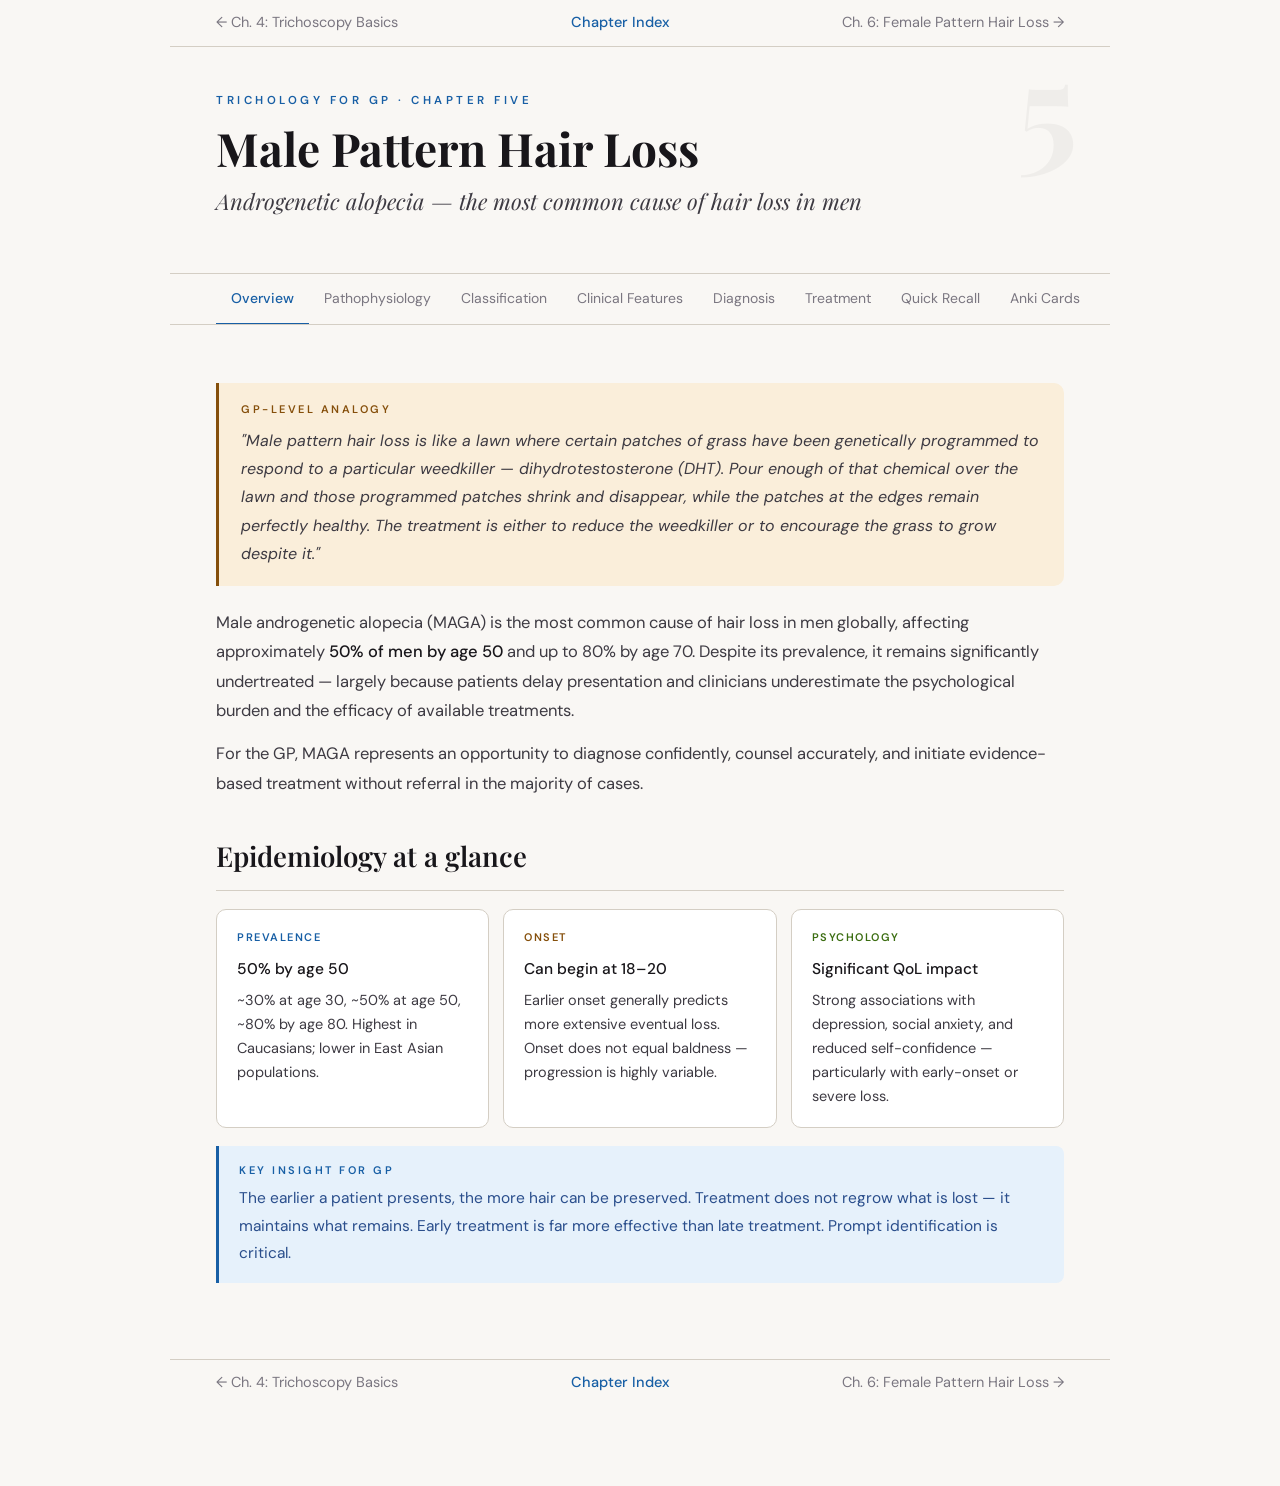
<file: chapter_05_male_aga.html>
<!DOCTYPE html>
<html lang="en">
<head>
<meta charset="UTF-8">
<meta name="viewport" content="width=device-width, initial-scale=1.0">
<title>Chapter 5 — Male Pattern Hair Loss | Trichology for GP</title>
<link rel="stylesheet" href="shared.css">
<style>
@import url('https://fonts.googleapis.com/css2?family=Playfair+Display:ital,wght@0,400;0,600;0,700;1,400;1,600&family=DM+Sans:wght@300;400;500;600&display=swap');
:root{--ink:#18161A;--ink2:#3d3a42;--ink3:#7a7680;--bg:#F9F7F4;--bg2:#F2EFE9;--bg3:#E8E3DB;--rule:#D4CEC4;--ch-accent:#185FA5;--teal:#1a6b6b;--teal2:#e6f5f5;--gold:#9a7228;--gold2:#c49a3c;--goldbg:#fdf6e4;--coral:#b84a2a;--coralbg:#fdf0ec;--blue:#2a4e8c;--bluebg:#edf2fc;--green:#2a6a3a;--greenbg:#edf6ee;--purple:#5a2a8c;--purplebg:#f0eafc;--red:#aa2020;--redbg:#fceaea;--info:#185FA5;--infobg:#E6F1FB;--success:#3B6D11;--successbg:#EAF3DE;--warning:#854F0B;--warningbg:#FAEEDA;--danger:#A32D2D;--dangerbg:#FCEBEB}
body{font-family:'DM Sans',sans-serif;background:var(--bg);color:var(--ink);line-height:1.78;font-size:16.5px;max-width:940px;margin:0 auto;padding-bottom:80px}
.ch-header{padding:44px 46px 32px;border-bottom:0.5px solid var(--rule);position:relative;overflow:hidden}
.header-number{font-family:'Playfair Display',serif;font-size:132px;font-weight:700;color:rgba(0,0,0,0.04);position:absolute;right:32px;top:-10px;line-height:1;user-select:none}
.eyebrow{font-size:11.5px;font-weight:600;letter-spacing:3.5px;text-transform:uppercase;color:var(--info);margin-bottom:12px}
.ch-title{font-family:'Playfair Display',serif;font-size:46px;font-weight:700;line-height:1.1;margin-bottom:8px;position:relative;z-index:1}
.ch-sub{font-family:'Playfair Display',serif;font-size:22px;font-style:italic;color:var(--ink2);margin-bottom:20px}
.nav{display:flex;border-bottom:1px solid var(--rule);padding:0 46px;position:sticky;top:0;z-index:200;background:var(--bg);overflow-x:auto;gap:0}
.nav::-webkit-scrollbar{height:0}
.nt{font-size:14px;color:var(--ink3);padding:12px 15px;cursor:pointer;border-bottom:2px solid transparent;margin-bottom:-1px;white-space:nowrap;transition:all .18s;text-decoration:none}
.nt:hover{color:var(--ink)}
.nt.on{color:var(--info);border-bottom-color:var(--info);font-weight:500}
.sec{display:none;padding:36px 46px 20px}
.sec.on{display:block}
h2{font-family:'Playfair Display',serif;font-size:27.5px;font-weight:600;margin:34px 0 13px;padding-bottom:9px;border-bottom:1px solid var(--rule)}
h3{font-family:'Playfair Display',serif;font-size:21px;font-weight:500;font-style:italic;color:var(--ink2);margin:22px 0 10px}
p{margin-bottom:14px;color:var(--ink2);font-size:16.5px}
strong{color:var(--ink);font-weight:500}
.box-gp{background:var(--warningbg);border-left:3px solid var(--warning);padding:17px 22px;margin:22px 0;border-radius:0 10px 10px 0}
.box-gp .lbl{font-size:11px;font-weight:600;letter-spacing:2.5px;text-transform:uppercase;color:var(--warning);margin-bottom:7px}
.box-gp p{font-style:italic;color:var(--ink2);margin:0;font-size:16px}
.box-key{background:var(--infobg);border-left:3px solid var(--info);padding:15px 20px;margin:16px 0;border-radius:0 8px 8px 0}
.box-key .lbl{font-size:11px;font-weight:600;letter-spacing:2.5px;text-transform:uppercase;color:var(--info);margin-bottom:5px}
.box-key p{margin:0;color:var(--blue);font-size:15.5px}
.box-warn{background:var(--dangerbg);border-left:3px solid var(--danger);padding:15px 20px;margin:16px 0;border-radius:0 8px 8px 0}
.box-warn .lbl{font-size:11px;font-weight:600;letter-spacing:2.5px;text-transform:uppercase;color:var(--danger);margin-bottom:5px}
.box-warn p{margin:0;color:#5a1010;font-size:15.5px}
.box-success{background:var(--successbg);border-left:3px solid var(--success);padding:15px 20px;margin:16px 0;border-radius:0 8px 8px 0}
.box-success .lbl{font-size:11px;font-weight:600;letter-spacing:2.5px;text-transform:uppercase;color:var(--success);margin-bottom:5px}
.box-success p{margin:0;color:#1a4a0a;font-size:15.5px}
.dcard{background:#fff;border:1px solid var(--rule);border-radius:12px;padding:24px;margin:24px 0}
.dcard-title{font-size:11.5px;font-weight:600;letter-spacing:2px;text-transform:uppercase;color:var(--ink3);margin-bottom:16px}
.dcard-cap{font-size:14.5px;font-style:italic;color:var(--ink3);margin-top:14px;text-align:center;line-height:1.65}
.dtable{width:100%;border-collapse:collapse;margin:20px 0;font-size:15.5px}
.dtable th{background:var(--bg2);font-size:12px;font-weight:500;letter-spacing:1px;text-transform:uppercase;color:var(--ink3);padding:11px 15px;text-align:left;border-bottom:1px solid var(--rule)}
.dtable td{padding:11px 15px;border-bottom:1px solid var(--rule);vertical-align:top}
.dtable tr:last-child td{border-bottom:none}
.dtable td:first-child{font-weight:500;color:var(--ink)}
.dtable tr:hover td{background:var(--bg)}
.fcard{background:#fff;border:1px solid var(--rule);border-radius:10px;padding:18px 20px}
.fcard .ftag{font-size:11px;font-weight:600;letter-spacing:1.5px;text-transform:uppercase;margin-bottom:8px}
.fcard .ftitle{font-size:15.5px;font-weight:500;color:var(--ink);margin-bottom:6px}
.fcard .fdesc{font-size:14.5px;color:var(--ink2);line-height:1.65}
/* Ch5-specific: Hamilton-Norwood stage grid */
.stage-grid{display:grid;grid-template-columns:repeat(4,1fr);gap:10px;margin:18px 0}
.stage-cell{background:#fff;border:1px solid var(--rule);border-radius:8px;padding:12px;text-align:center;cursor:pointer;transition:border-color .15s}
.stage-cell:hover{border-color:var(--info)}
.stage-cell .slabel{font-size:12px;font-weight:600;color:var(--info);margin-bottom:6px}
.stage-cell .sdesc{font-size:12px;color:var(--ink3);line-height:1.5}
.rcrd{background:var(--bg2);border:1px solid var(--rule);border-radius:12px;padding:22px}
.rcrd h4{font-family:'Playfair Display',serif;font-size:18.5px;font-weight:600;margin-bottom:10px;color:var(--ink)}
.rcrd .mnem{font-size:22px;font-weight:600;letter-spacing:4px;color:var(--info);font-family:'DM Sans',sans-serif;margin-bottom:10px}
.rcrd ul{list-style:none;font-size:14.5px;line-height:2.1;color:var(--ink2)}
.rcrd ul li::before{content:"→ ";color:var(--ink3)}
.rcrd ul strong{color:var(--info)}
/* Flashcards */
.pbar-wrap{display:flex;align-items:center;gap:12px;margin-bottom:18px}
.pbar{flex:1;height:3px;background:var(--rule);border-radius:2px}
.pfill{height:100%;background:var(--info);border-radius:2px;transition:width .4s}
.pct{font-size:13px;color:var(--ink3);min-width:72px;text-align:right}
.fcrd{height:210px;perspective:1000px;cursor:pointer;margin-bottom:14px}
.fc-inner{position:relative;width:100%;height:100%;transform-style:preserve-3d;transition:transform .48s cubic-bezier(.4,0,.2,1)}
.fc-inner.flip{transform:rotateY(180deg)}
.fc-front,.fc-back{position:absolute;inset:0;border-radius:12px;backface-visibility:hidden;display:flex;flex-direction:column;justify-content:center;align-items:center;padding:28px 32px;text-align:center}
.fc-front{background:#fff;border:1px solid var(--rule)}
.fc-front .fc-cat{font-size:11px;font-weight:600;letter-spacing:2.5px;text-transform:uppercase;color:var(--info);margin-bottom:10px}
.fc-front .fc-q{font-family:'Playfair Display',serif;font-size:18.5px;font-weight:500;color:var(--ink);line-height:1.45}
.fc-back{background:var(--infobg);transform:rotateY(180deg)}
.fc-back .fc-a{font-size:16px;color:var(--blue);line-height:1.7;white-space:pre-line}
.fc-back .fc-tip{font-size:12px;color:var(--blue);margin-top:10px;opacity:.72}
.hint-txt{font-size:13px;color:var(--ink3);text-align:center;margin-bottom:6px}
.fc-btns{display:flex;gap:10px;justify-content:center}
.fcbtn{font-family:'DM Sans',sans-serif;font-size:14.5px;padding:9px 20px;border-radius:8px;border:1px solid var(--rule);background:#fff;color:var(--ink2);cursor:pointer;transition:all .14s}
.fcbtn:hover{background:var(--bg2)}
.fcbtn.pri{background:var(--infobg);color:var(--blue);border-color:var(--info)}
.fc-ctrl{display:flex;gap:10px;justify-content:center;margin-top:12px}
.fc-ctrl button{font-size:13px;color:var(--gold);background:none;border:none;cursor:pointer;text-decoration:underline;font-family:'DM Sans',sans-serif}
.fc-done{display:none;background:var(--successbg);border:1px solid #a0d080;border-radius:10px;padding:18px;text-align:center;margin-top:14px}
.fc-done h3{font-family:'Playfair Display',serif;color:var(--green);font-size:20px;margin-bottom:6px}
.fc-done p{color:#2a5a1a;font-size:14.5px;margin:0}
.ref-list{list-style:none;margin:14px 0}
.ref-list li{font-size:14.5px;color:var(--ink2);padding:9px 0;border-bottom:1px solid var(--rule);line-height:1.65}
.ref-list li:last-child{border-bottom:none}
.ref-list li .rn{font-weight:500;color:var(--ink);margin-right:5px}
@media(max-width:640px){
  .stage-grid{grid-template-columns:1fr 1fr}
  .ch-header,.nav,.sec{padding-left:20px;padding-right:20px}
}
</style>
</head>
<body>

<div class="ch-nav">
  <a href="chapter_04_trichoscopy.html">← Ch. 4: Trichoscopy Basics</a>
  <a class="ch-nav-index" href="index.html">Chapter Index</a>
  <a href="chapter_06_female_fphl.html">Ch. 6: Female Pattern Hair Loss →</a>
</div>

<div class="ch-header">
  <div class="header-number">5</div>
  <div class="eyebrow">Trichology for GP · Chapter Five</div>
  <div class="ch-title">Male Pattern Hair Loss</div>
  <div class="ch-sub">Androgenetic alopecia — the most common cause of hair loss in men</div>
</div>

<div class="nav">
  <div class="nt on" onclick="showSec('intro')">Overview</div>
  <div class="nt" onclick="showSec('patho')">Pathophysiology</div>
  <div class="nt" onclick="showSec('classification')">Classification</div>
  <div class="nt" onclick="showSec('clinical')">Clinical Features</div>
  <div class="nt" onclick="showSec('diagnosis')">Diagnosis</div>
  <div class="nt" onclick="showSec('treatment')">Treatment</div>
  <div class="nt" onclick="showSec('recall')">Quick Recall</div>
  <div class="nt" onclick="showSec('flashcards')">Anki Cards</div>
  <div class="nt" onclick="showSec('references')">References</div>
</div>

<!-- OVERVIEW -->
<div class="sec on" id="sec-intro">
  <div class="box-gp">
    <div class="lbl">GP-Level Analogy</div>
    <p>"Male pattern hair loss is like a lawn where certain patches of grass have been genetically programmed to respond to a particular weedkiller — dihydrotestosterone (DHT). Pour enough of that chemical over the lawn and those programmed patches shrink and disappear, while the patches at the edges remain perfectly healthy. The treatment is either to reduce the weedkiller or to encourage the grass to grow despite it."</p>
  </div>
  <p>Male androgenetic alopecia (MAGA) is the most common cause of hair loss in men globally, affecting approximately <strong>50% of men by age 50</strong> and up to 80% by age 70. Despite its prevalence, it remains significantly undertreated — largely because patients delay presentation and clinicians underestimate the psychological burden and the efficacy of available treatments.</p>
  <p>For the GP, MAGA represents an opportunity to diagnose confidently, counsel accurately, and initiate evidence-based treatment without referral in the majority of cases.</p>

  <h2>Epidemiology at a glance</h2>
  <div class="grid3">
    <div class="fcard"><div class="ftag" style="color:var(--info)">Prevalence</div><div class="ftitle">50% by age 50</div><div class="fdesc">~30% at age 30, ~50% at age 50, ~80% by age 80. Highest in Caucasians; lower in East Asian populations.</div></div>
    <div class="fcard"><div class="ftag" style="color:var(--warning)">Onset</div><div class="ftitle">Can begin at 18–20</div><div class="fdesc">Earlier onset generally predicts more extensive eventual loss. Onset does not equal baldness — progression is highly variable.</div></div>
    <div class="fcard"><div class="ftag" style="color:var(--success)">Psychology</div><div class="ftitle">Significant QoL impact</div><div class="fdesc">Strong associations with depression, social anxiety, and reduced self-confidence — particularly with early-onset or severe loss.</div></div>
  </div>
  <div class="box-key">
    <div class="lbl">Key Insight for GP</div>
    <p>The earlier a patient presents, the more hair can be preserved. Treatment does not regrow what is lost — it maintains what remains. Early treatment is far more effective than late treatment. Prompt identification is critical.</p>
  </div>
</div>

<!-- PATHOPHYSIOLOGY -->
<div class="sec" id="sec-patho">
  <h2>Pathophysiology: the DHT–follicle axis</h2>
  <p>MAGA results from a genetically predetermined sensitivity of scalp follicles to <strong>dihydrotestosterone (DHT)</strong>. All proven treatments target some point along this pathway.</p>

  <div class="dcard">
    <div class="dcard-title">Fig 5.1 — DHT pathway and follicular miniaturisation</div>
    <svg width="100%" viewBox="0 0 680 370">
      <defs><marker id="ar" viewBox="0 0 10 10" refX="8" refY="5" markerWidth="6" markerHeight="6" orient="auto-start-reverse"><path d="M2 1L8 5L2 9" fill="none" stroke="context-stroke" stroke-width="1.5" stroke-linecap="round" stroke-linejoin="round"/></marker></defs>
      <!-- Step 1: Testosterone -->
      <rect x="30" y="30" width="160" height="56" rx="8" fill="#e8edf8" stroke="#1c3a6e" stroke-width="1"/>
      <text font-family="IBM Plex Sans,sans-serif" font-size="13" font-weight="500" fill="#1c3a6e" x="110" y="52" text-anchor="middle" dominant-baseline="central">Testosterone</text>
      <text font-family="IBM Plex Sans,sans-serif" font-size="10" fill="#3a5a9e" x="110" y="70" text-anchor="middle" dominant-baseline="central">Circulating androgen</text>
      <line x1="190" y1="58" x2="248" y2="58" stroke="#1c3a6e" stroke-width="1.2" marker-end="url(#ar)"/>
      <!-- Step 2: 5AR -->
      <rect x="250" y="30" width="180" height="56" rx="8" fill="#fdf0d8" stroke="#9a6a10" stroke-width="1"/>
      <text font-family="IBM Plex Sans,sans-serif" font-size="13" font-weight="500" fill="#8a5800" x="340" y="47" text-anchor="middle" dominant-baseline="central">5-alpha reductase</text>
      <text font-family="IBM Plex Sans,sans-serif" font-size="10" fill="#aa7820" x="340" y="65" text-anchor="middle" dominant-baseline="central">Type II — dermal papilla</text>
      <line x1="430" y1="58" x2="488" y2="58" stroke="#9a6a10" stroke-width="1.2" marker-end="url(#ar)"/>
      <!-- Step 3: DHT -->
      <rect x="490" y="30" width="160" height="56" rx="8" fill="#fceaea" stroke="#8a1818" stroke-width="1"/>
      <text font-family="IBM Plex Sans,sans-serif" font-size="13" font-weight="500" fill="#8a1818" x="570" y="47" text-anchor="middle" dominant-baseline="central">DHT</text>
      <text font-family="IBM Plex Sans,sans-serif" font-size="10" fill="#aa2828" x="570" y="65" text-anchor="middle" dominant-baseline="central">Dihydrotestosterone</text>
      <line x1="570" y1="86" x2="570" y2="118" stroke="#8a1818" stroke-width="1.2" marker-end="url(#ar)"/>
      <!-- AR binding -->
      <rect x="490" y="120" width="160" height="56" rx="8" fill="#fceaea" stroke="#8a1818" stroke-width="1"/>
      <text font-family="IBM Plex Sans,sans-serif" font-size="13" font-weight="500" fill="#8a1818" x="570" y="140" text-anchor="middle" dominant-baseline="central">AR binding</text>
      <text font-family="IBM Plex Sans,sans-serif" font-size="10" fill="#aa2828" x="570" y="158" text-anchor="middle" dominant-baseline="central">Androgen receptor — DP</text>
      <line x1="570" y1="176" x2="570" y2="208" stroke="#8a1818" stroke-width="1.2" marker-end="url(#ar)"/>
      <!-- Gene expression -->
      <rect x="490" y="210" width="160" height="56" rx="8" fill="#faeaee" stroke="#8a1c40" stroke-width="1"/>
      <text font-family="IBM Plex Sans,sans-serif" font-size="13" font-weight="500" fill="#8a1c40" x="570" y="230" text-anchor="middle" dominant-baseline="central">Gene expression</text>
      <text font-family="IBM Plex Sans,sans-serif" font-size="10" fill="#aa2860" x="570" y="248" text-anchor="middle" dominant-baseline="central">TGF-β1 ↑, IGF-1 ↓</text>
      <line x1="570" y1="266" x2="570" y2="298" stroke="#8a1c40" stroke-width="1.2" marker-end="url(#ar)"/>
      <!-- Miniaturisation -->
      <rect x="490" y="300" width="160" height="50" rx="8" fill="#e8e4dc" stroke="#8a8070" stroke-width="1"/>
      <text font-family="IBM Plex Sans,sans-serif" font-size="13" font-weight="500" fill="#3a3828" x="570" y="322" text-anchor="middle" dominant-baseline="central">Miniaturisation</text>
      <text font-family="IBM Plex Sans,sans-serif" font-size="10" fill="#5a5040" x="570" y="340" text-anchor="middle" dominant-baseline="central">Terminal → vellus</text>
      <!-- JAK inhibitor panel left -->
      <rect x="30" y="120" width="200" height="60" rx="8" fill="#e8edf8" stroke="#1c3a6e" stroke-width="1"/>
      <text font-family="IBM Plex Sans,sans-serif" font-size="12" font-weight="500" fill="#1c3a6e" x="130" y="143" text-anchor="middle" dominant-baseline="central">Finasteride / Dutasteride</text>
      <text font-family="IBM Plex Sans,sans-serif" font-size="10" fill="#3a5a9e" x="130" y="163" text-anchor="middle" dominant-baseline="central">Block 5-alpha reductase</text>
      <line x1="230" y1="150" x2="248" y2="58" stroke="#1c3a6e" stroke-width="1.2" stroke-dasharray="5 3" marker-end="url(#ar)"/>
      <!-- Minoxidil panel left -->
      <rect x="30" y="220" width="200" height="60" rx="8" fill="#e6f4ec" stroke="#1a5230" stroke-width="1"/>
      <text font-family="IBM Plex Sans,sans-serif" font-size="12" font-weight="500" fill="#1a5230" x="130" y="243" text-anchor="middle" dominant-baseline="central">Minoxidil</text>
      <text font-family="IBM Plex Sans,sans-serif" font-size="10" fill="#2a7240" x="130" y="263" text-anchor="middle" dominant-baseline="central">Prolongs anagen despite DHT</text>
      <line x1="230" y1="250" x2="488" y2="325" stroke="#1a5230" stroke-width="1.2" stroke-dasharray="5 3" marker-end="url(#ar)"/>
      <!-- Miniaturisation stages bottom -->
      <rect x="30" y="300" width="430" height="60" rx="8" fill="#f6f4f0" stroke="#cac4b8" stroke-width="0.5" stroke-dasharray="4 3"/>
      <text font-family="IBM Plex Sans,sans-serif" font-size="11" font-weight="500" fill="#3a3828" x="245" y="318" text-anchor="middle">Miniaturisation stages:</text>
      <!-- Stage bars -->
      <rect x="50" y="332" width="10" height="22" rx="3" fill="#2C2C2A"/>
      <text font-family="IBM Plex Sans,sans-serif" font-size="9" fill="#5a5040" x="55" y="352" text-anchor="middle">Terminal</text>
      <line x1="68" y1="343" x2="108" y2="343" stroke="#aaa" stroke-width="1" marker-end="url(#ar)"/>
      <rect x="112" y="336" width="7" height="18" rx="2" fill="#888780"/>
      <text font-family="IBM Plex Sans,sans-serif" font-size="9" fill="#5a5040" x="116" y="354" text-anchor="middle">Intermed.</text>
      <line x1="128" y1="343" x2="160" y2="343" stroke="#aaa" stroke-width="1" marker-end="url(#ar)"/>
      <rect x="164" y="340" width="4" height="14" rx="1" fill="#B4B2A9" opacity="0.7"/>
      <text font-family="IBM Plex Sans,sans-serif" font-size="9" fill="#5a5040" x="166" y="354" text-anchor="middle">Vellus</text>
    </svg>
    <div class="dcard-cap">Fig 5.1: The DHT pathway from testosterone to follicular miniaturisation. Finasteride/dutasteride block 5-alpha reductase (reducing DHT by 70–90%). Minoxidil prolongs anagen independently of DHT. Both treatments target different points on this pathway.</div>
  </div>

  <h3>The miniaturisation process</h3>
  <p>Follicular miniaturisation proceeds over many hair cycles. With each successive cycle, the anagen phase becomes slightly shorter. Over years, a follicle that once produced a thick terminal hair (diameter &gt;0.06 mm, pigmented) produces progressively thinner, shorter, and less pigmented hairs — ending as a vellus-like hair (&lt;0.03 mm). This is why patients notice thinning before frank baldness.</p>
  <p>The <strong>occipital and temporal fringe follicles</strong> lack significant androgen receptor expression. This explains why they are spared in MAGA and why they are used as donor sites in hair transplantation.</p>
  <div class="box-gp">
    <div class="lbl">GP Analogy — DHT Sensitivity</div>
    <p>"DHT is not abnormally high in most men with MAGA — their serum DHT is normal. The problem is that their frontal and vertex follicles have been programmed to overreact to it, like a smoke alarm that goes off when you toast bread. The alarm isn't broken — it's just set too sensitively."</p>
  </div>
  <table class="dtable">
    <thead><tr><th>Feature</th><th>Detail</th><th>Clinical implication</th></tr></thead>
    <tbody>
      <tr><td>Key enzyme</td><td>5-alpha reductase type II (SRD5A2)</td><td>Target of finasteride (type II) and dutasteride (type I+II)</td></tr>
      <tr><td>Key hormone</td><td>DHT (5× more potent than testosterone at AR)</td><td>Serum DHT levels not diagnostically useful — local sensitivity is the issue</td></tr>
      <tr><td>Key receptor</td><td>Androgen receptor (AR) — overexpressed in frontal/vertex DP cells</td><td>AR gene on X chromosome explains maternal inheritance pattern</td></tr>
      <tr><td>Inhibitory signal</td><td>TGF-β1 — upregulated by DHT, shortens anagen</td><td>Research target for novel therapies</td></tr>
      <tr><td>Growth signal</td><td>IGF-1 — downregulated by DHT</td><td>Basis for PRP and LLLT research</td></tr>
    </tbody>
  </table>
</div>

<!-- CLASSIFICATION -->
<div class="sec" id="sec-classification">
  <h2>The Hamilton–Norwood Classification</h2>
  <p>The Hamilton–Norwood scale (modified by Norwood in 1975) is the internationally accepted staging system for MAGA. It describes seven stages of progressive hair loss.</p>

  <div class="dcard">
    <div class="dcard-title">Fig 5.2 — Hamilton–Norwood scale: schematic top-view diagrams</div>
    <svg width="100%" viewBox="0 0 680 320">
      <defs><marker id="ar2" viewBox="0 0 10 10" refX="8" refY="5" markerWidth="6" markerHeight="6" orient="auto-start-reverse"><path d="M2 1L8 5L2 9" fill="none" stroke="context-stroke" stroke-width="1.5" stroke-linecap="round" stroke-linejoin="round"/></marker></defs>
      <text font-family="IBM Plex Sans,sans-serif" font-size="11" fill="#666" x="340" y="16" text-anchor="middle">Hamilton–Norwood scale (top view — shaded = hair loss zones)</text>
      <!-- Type I -->
      <ellipse cx="60" cy="90" rx="46" ry="56" fill="#f0ece4" stroke="#aaa" stroke-width="1"/>
      <text font-family="IBM Plex Sans,sans-serif" font-size="11" font-weight="500" fill="#3a3828" x="60" y="158" text-anchor="middle">Type I</text>
      <text font-family="IBM Plex Sans,sans-serif" font-size="9" fill="#7a7884" x="60" y="171" text-anchor="middle">No recession</text>
      <!-- Type II -->
      <ellipse cx="170" cy="90" rx="46" ry="56" fill="#f0ece4" stroke="#aaa" stroke-width="1"/>
      <ellipse cx="148" cy="47" rx="12" ry="8" fill="#8a8880" opacity="0.45"/>
      <ellipse cx="192" cy="47" rx="12" ry="8" fill="#8a8880" opacity="0.45"/>
      <text font-family="IBM Plex Sans,sans-serif" font-size="11" font-weight="500" fill="#3a3828" x="170" y="158" text-anchor="middle">Type II</text>
      <text font-family="IBM Plex Sans,sans-serif" font-size="9" fill="#7a7884" x="170" y="171" text-anchor="middle">Slight temporal</text>
      <!-- Type III -->
      <ellipse cx="280" cy="90" rx="46" ry="56" fill="#f0ece4" stroke="#aaa" stroke-width="1"/>
      <ellipse cx="252" cy="49" rx="18" ry="13" fill="#7a7870" opacity="0.6"/>
      <ellipse cx="308" cy="49" rx="18" ry="13" fill="#7a7870" opacity="0.6"/>
      <text font-family="IBM Plex Sans,sans-serif" font-size="11" font-weight="500" fill="#3a3828" x="280" y="158" text-anchor="middle">Type III</text>
      <text font-family="IBM Plex Sans,sans-serif" font-size="9" fill="#7a7884" x="280" y="171" text-anchor="middle">Deep temporal</text>
      <!-- Type IIIv -->
      <ellipse cx="390" cy="90" rx="46" ry="56" fill="#f0ece4" stroke="#aaa" stroke-width="1"/>
      <ellipse cx="362" cy="49" rx="18" ry="13" fill="#7a7870" opacity="0.6"/>
      <ellipse cx="418" cy="49" rx="18" ry="13" fill="#7a7870" opacity="0.6"/>
      <ellipse cx="390" cy="82" rx="20" ry="18" fill="#7a7870" opacity="0.6"/>
      <text font-family="IBM Plex Sans,sans-serif" font-size="11" font-weight="500" fill="#3a3828" x="390" y="158" text-anchor="middle">Type IIIv</text>
      <text font-family="IBM Plex Sans,sans-serif" font-size="9" fill="#7a7884" x="390" y="171" text-anchor="middle">+ vertex thinning</text>
      <!-- Type IV -->
      <ellipse cx="500" cy="90" rx="46" ry="56" fill="#f0ece4" stroke="#aaa" stroke-width="1"/>
      <ellipse cx="472" cy="49" rx="20" ry="14" fill="#666058" opacity="0.7"/>
      <ellipse cx="528" cy="49" rx="20" ry="14" fill="#666058" opacity="0.7"/>
      <ellipse cx="500" cy="84" rx="26" ry="22" fill="#666058" opacity="0.7"/>
      <text font-family="IBM Plex Sans,sans-serif" font-size="11" font-weight="500" fill="#3a3828" x="500" y="158" text-anchor="middle">Type IV</text>
      <text font-family="IBM Plex Sans,sans-serif" font-size="9" fill="#7a7884" x="500" y="171" text-anchor="middle">Vertex + frontal</text>
      <!-- Type V -->
      <ellipse cx="610" cy="90" rx="46" ry="56" fill="#f0ece4" stroke="#aaa" stroke-width="1"/>
      <ellipse cx="580" cy="49" rx="22" ry="15" fill="#5a5450" opacity="0.75"/>
      <ellipse cx="640" cy="49" rx="22" ry="15" fill="#5a5450" opacity="0.75"/>
      <ellipse cx="610" cy="88" rx="32" ry="29" fill="#5a5450" opacity="0.75"/>
      <text font-family="IBM Plex Sans,sans-serif" font-size="11" font-weight="500" fill="#3a3828" x="610" y="158" text-anchor="middle">Type V</text>
      <text font-family="IBM Plex Sans,sans-serif" font-size="9" fill="#7a7884" x="610" y="171" text-anchor="middle">Islands merging</text>
      <!-- Row 2: VI + VII -->
      <ellipse cx="170" cy="265" rx="46" ry="56" fill="#f0ece4" stroke="#aaa" stroke-width="1"/>
      <ellipse cx="142" cy="224" rx="24" ry="16" fill="#4a4840" opacity="0.8"/>
      <ellipse cx="198" cy="224" rx="24" ry="16" fill="#4a4840" opacity="0.8"/>
      <ellipse cx="170" cy="264" rx="38" ry="32" fill="#4a4840" opacity="0.8"/>
      <text font-family="IBM Plex Sans,sans-serif" font-size="11" font-weight="500" fill="#3a3828" x="170" y="332" text-anchor="middle">Type VI</text>
      <text font-family="IBM Plex Sans,sans-serif" font-size="9" fill="#7a7884" x="170" y="345" text-anchor="middle">Islands merged</text>
      <ellipse cx="390" cy="265" rx="46" ry="56" fill="#f0ece4" stroke="#aaa" stroke-width="1"/>
      <ellipse cx="356" cy="224" rx="28" ry="18" fill="#3a3830" opacity="0.9"/>
      <ellipse cx="424" cy="224" rx="28" ry="18" fill="#3a3830" opacity="0.9"/>
      <ellipse cx="390" cy="266" rx="43" ry="38" fill="#3a3830" opacity="0.9"/>
      <ellipse cx="368" cy="312" rx="14" ry="8" fill="#f0ece4" stroke="#aaa" stroke-width="0.5"/>
      <ellipse cx="412" cy="312" rx="14" ry="8" fill="#f0ece4" stroke="#aaa" stroke-width="0.5"/>
      <text font-family="IBM Plex Sans,sans-serif" font-size="11" font-weight="500" fill="#3a3828" x="390" y="332" text-anchor="middle">Type VII</text>
      <text font-family="IBM Plex Sans,sans-serif" font-size="9" fill="#7a7884" x="390" y="345" text-anchor="middle">Only fringe remains</text>
      <!-- Legend -->
      <rect x="540" y="210" width="128" height="78" rx="8" fill="none" stroke="#ccc" stroke-width="0.5" stroke-dasharray="3 2"/>
      <rect x="552" y="228" width="14" height="12" rx="2" fill="#f0ece4" stroke="#aaa" stroke-width="0.5"/>
      <text font-family="IBM Plex Sans,sans-serif" font-size="10" fill="#5a5040" x="572" y="238" dominant-baseline="central">Hair present</text>
      <rect x="552" y="250" width="14" height="12" rx="2" fill="#5a5450" opacity="0.8"/>
      <text font-family="IBM Plex Sans,sans-serif" font-size="10" fill="#5a5040" x="572" y="260" dominant-baseline="central">Hair loss zone</text>
      <text font-family="IBM Plex Sans,sans-serif" font-size="9" fill="#7a7884" x="604" y="282" text-anchor="middle">Top view schematic</text>
      <!-- Arrow -->
      <line x1="30" y1="360" x2="650" y2="360" stroke="#aaa" stroke-width="0.8" marker-end="url(#ar2)"/>
      <text font-family="IBM Plex Sans,sans-serif" font-size="10" fill="#7a7884" x="340" y="375" text-anchor="middle">Progression direction →</text>
    </svg>
    <div class="dcard-cap">Fig 5.2: Hamilton–Norwood scale. Types I–IIIv are early stages where medical treatment is most effective. Types V–VII represent advanced loss where hair transplantation may be considered alongside medical therapy.</div>
  </div>

  <div class="stage-grid">
    <div class="stage-cell"><div class="slabel">Types I–II</div><div class="sdesc">Minimal recession. Prevention focus. Counselling + optional early treatment.</div></div>
    <div class="stage-cell"><div class="slabel">Types III–IIIv</div><div class="sdesc">Active recession + vertex thinning. Ideal stage for medical therapy.</div></div>
    <div class="stage-cell"><div class="slabel">Types IV–V</div><div class="sdesc">Significant loss. Medical therapy still useful. Transplant assessment appropriate.</div></div>
    <div class="stage-cell"><div class="slabel">Types VI–VII</div><div class="sdesc">Advanced loss. Limited medical benefit. Transplant or acceptance/camouflage.</div></div>
  </div>
  <div class="box-gp">
    <div class="lbl">GP Analogy — Treatment Window</div>
    <p>"Treating MAGA is like repainting a house before the wood rots. Medical treatment preserves the paint that's still on — it doesn't restore what's already gone. Once a follicle produces vellus-only hair for several cycles, it's effectively a blank wall. The earlier you treat, the more wall you're protecting."</p>
  </div>
</div>

<!-- CLINICAL FEATURES -->
<div class="sec" id="sec-clinical">
  <h2>Clinical features</h2>
  <p>MAGA has a characteristic clinical presentation that allows diagnosis without investigations in the majority of men. The GP who knows what to look for can diagnose it in under two minutes.</p>

  <div class="dcard">
    <div class="dcard-title">Fig 5.3 — Key clinical features of MAGA (front-view examination schematic)</div>
    <svg width="100%" viewBox="0 0 680 300">
      <defs><marker id="ar3" viewBox="0 0 10 10" refX="8" refY="5" markerWidth="6" markerHeight="6" orient="auto-start-reverse"><path d="M2 1L8 5L2 9" fill="none" stroke="context-stroke" stroke-width="1.5" stroke-linecap="round" stroke-linejoin="round"/></marker></defs>
      <!-- Head front view -->
      <ellipse cx="200" cy="148" rx="140" ry="152" fill="#f5dcc8" stroke="#c8906a" stroke-width="1.2"/>
      <!-- Hair at top -->
      <ellipse cx="200" cy="44" rx="96" ry="38" fill="#2C2C2A" opacity="0.6"/>
      <!-- Temporal recession left -->
      <ellipse cx="108" cy="72" rx="26" ry="18" fill="#f5dcc8" stroke="none"/>
      <!-- Temporal recession right -->
      <ellipse cx="292" cy="72" rx="26" ry="18" fill="#f5dcc8" stroke="none"/>
      <!-- Side hair left -->
      <ellipse cx="80" cy="148" rx="24" ry="75" fill="#2C2C2A" opacity="0.65"/>
      <!-- Side hair right -->
      <ellipse cx="320" cy="148" rx="24" ry="75" fill="#2C2C2A" opacity="0.65"/>
      <!-- Bottom hair -->
      <ellipse cx="200" cy="268" rx="82" ry="24" fill="#2C2C2A" opacity="0.5"/>
      <!-- Face features subtle -->
      <ellipse cx="168" cy="160" rx="12" ry="8" fill="#e8c8a8" stroke="#c8906a" stroke-width="0.5" opacity="0.6"/>
      <ellipse cx="232" cy="160" rx="12" ry="8" fill="#e8c8a8" stroke="#c8906a" stroke-width="0.5" opacity="0.6"/>
      <path d="M178 200 Q200 212 222 200" fill="none" stroke="#c8906a" stroke-width="1" opacity="0.6"/>
      <!-- Labels right side -->
      <line x1="290" y1="68" x2="390" y2="44" stroke="#B4B2A9" stroke-width="0.8" stroke-dasharray="3 2"/>
      <circle cx="290" cy="68" r="2.5" fill="#B4B2A9"/>
      <rect x="392" y="26" width="208" height="40" rx="6" fill="#e8edf8" stroke="#1c3a6e" stroke-width="0.5"/>
      <text font-family="IBM Plex Sans,sans-serif" font-size="11" font-weight="500" fill="#1c3a6e" x="496" y="44" text-anchor="middle" dominant-baseline="central">Bitemporal recession</text>
      <text font-family="IBM Plex Sans,sans-serif" font-size="10" fill="#2a4a8e" x="496" y="58" text-anchor="middle" dominant-baseline="central">M-shaped hairline</text>
      <line x1="268" y1="52" x2="390" y2="86" stroke="#B4B2A9" stroke-width="0.8" stroke-dasharray="3 2"/>
      <circle cx="268" cy="52" r="2.5" fill="#B4B2A9"/>
      <rect x="392" y="74" width="208" height="40" rx="6" fill="#fdf0d8" stroke="#9a6a10" stroke-width="0.5"/>
      <text font-family="IBM Plex Sans,sans-serif" font-size="11" font-weight="500" fill="#8a5800" x="496" y="92" text-anchor="middle" dominant-baseline="central">Vertex thinning</text>
      <text font-family="IBM Plex Sans,sans-serif" font-size="10" fill="#aa7820" x="496" y="106" text-anchor="middle" dominant-baseline="central">Calibre diversity visible</text>
      <line x1="320" y1="148" x2="390" y2="160" stroke="#B4B2A9" stroke-width="0.8" stroke-dasharray="3 2"/>
      <circle cx="320" cy="148" r="2.5" fill="#B4B2A9"/>
      <rect x="392" y="144" width="208" height="40" rx="6" fill="#e6f4ec" stroke="#1a5230" stroke-width="0.5"/>
      <text font-family="IBM Plex Sans,sans-serif" font-size="11" font-weight="500" fill="#1a5230" x="496" y="162" text-anchor="middle" dominant-baseline="central">Temporal fringe spared</text>
      <text font-family="IBM Plex Sans,sans-serif" font-size="10" fill="#2a7240" x="496" y="176" text-anchor="middle" dominant-baseline="central">No AR expression here</text>
      <line x1="200" y1="268" x2="390" y2="252" stroke="#B4B2A9" stroke-width="0.8" stroke-dasharray="3 2"/>
      <circle cx="200" cy="268" r="2.5" fill="#B4B2A9"/>
      <rect x="392" y="236" width="208" height="40" rx="6" fill="#fceaea" stroke="#8a1818" stroke-width="0.5"/>
      <text font-family="IBM Plex Sans,sans-serif" font-size="11" font-weight="500" fill="#8a1818" x="496" y="254" text-anchor="middle" dominant-baseline="central">Occipital fringe spared</text>
      <text font-family="IBM Plex Sans,sans-serif" font-size="10" fill="#aa2828" x="496" y="268" text-anchor="middle" dominant-baseline="central">Donor site for transplant</text>
    </svg>
    <div class="dcard-cap">Fig 5.3: Clinical examination findings in MAGA. The M-shaped bitemporal recession and vertex thinning with preservation of the temporal and occipital fringe are pathognomonic. The preserved fringe reflects the absence of significant androgen receptor expression in those follicles.</div>
  </div>

  <h3>Symptoms</h3>
  <p>MAGA is characteristically <strong>asymptomatic</strong>. No itch, pain, or scaling. The presence of any of these symptoms should prompt consideration of a co-existing condition (seborrhoeic dermatitis, psoriasis) or an alternative diagnosis (lichen planopilaris). The absence of symptoms does not mean the condition is not significant — the psychological impact can be profound.</p>

  <h3>Associated conditions</h3>
  <table class="dtable">
    <thead><tr><th>Association</th><th>Evidence</th><th>GP action</th></tr></thead>
    <tbody>
      <tr><td>Cardiovascular disease risk</td><td>Vertex baldness associated with increased CVD risk in men under 55 (meta-analysis, 850,000+ men)</td><td>Assess CVD risk factors if vertex pattern, age &lt;55</td></tr>
      <tr><td>Insulin resistance / metabolic syndrome</td><td>MAGA associated with hyperinsulinaemia, especially in younger men</td><td>Check fasting glucose, lipids if early severe AGA</td></tr>
      <tr><td>Seborrhoeic dermatitis</td><td>More common in men with AGA — each worsens the other</td><td>Treat seborrhoeic dermatitis as part of AGA management</td></tr>
      <tr><td>Psychological impact</td><td>Depression, social anxiety, reduced QoL — particularly in early-onset (&lt;35) and severe cases</td><td>Screen for depression; avoid minimising patient concerns</td></tr>
    </tbody>
  </table>
</div>

<!-- DIAGNOSIS -->
<div class="sec" id="sec-diagnosis">
  <h2>Making the diagnosis</h2>
  <p>In the majority of men, MAGA is a <strong>clinical diagnosis</strong> — the classic Hamilton–Norwood pattern with preserved occipital and temporal fringe. Investigations are rarely required but indicated in atypical presentations.</p>

  <div class="grid2">
    <div class="fcard"><div class="ftag" style="color:var(--success)">Sufficient for diagnosis</div><div class="ftitle">Classic presentation</div><div class="fdesc">Hamilton–Norwood pattern + male gender + preserved occipital/temporal fringe + family history + gradual onset + asymptomatic scalp = diagnose MAGA clinically. No investigations required.</div></div>
    <div class="fcard"><div class="ftag" style="color:var(--danger)">Investigate if present</div><div class="ftitle">Atypical features</div><div class="fdesc">Diffuse loss without patterning, age &lt;20, rapid onset, symptoms (itch, scale, pain), or examination findings suggesting alternative diagnosis.</div></div>
  </div>

  <h3>Trichoscopy findings in MAGA</h3>
  <table class="dtable">
    <thead><tr><th>Finding</th><th>Description</th><th>Significance</th></tr></thead>
    <tbody>
      <tr><td>Hair calibre diversity</td><td>Thick terminal + thin vellus-like hairs in same follicular unit</td><td>Pathognomonic — miniaturisation ratio &gt;20% = diagnostic</td></tr>
      <tr><td>Peripilar brown halo</td><td>Brown ring at follicular opening (targetoid sign)</td><td>Characteristic of AGA — perifollicular lymphocytic infiltrate</td></tr>
      <tr><td>Single-hair follicular units</td><td>Follicular groups containing only 1 hair (normal: 2–3)</td><td>Loss of companion hairs from miniaturisation</td></tr>
      <tr><td>Yellow dots</td><td>Empty infundibula filled with sebum (advanced)</td><td>Severe miniaturisation — follicle producing only vellus</td></tr>
      <tr><td>Honeycomb pattern</td><td>Regular pigmented network in inter-follicular epidermis</td><td>Relatively accentuated in AGA with hair loss</td></tr>
    </tbody>
  </table>

  <h3>Blood tests — when and what</h3>
  <table class="dtable">
    <thead><tr><th>Test</th><th>Indication</th><th>Rationale</th></tr></thead>
    <tbody>
      <tr><td>Not routinely needed</td><td>Classic MAGA presentation in adult man</td><td>Clinical diagnosis — investigations add nothing</td></tr>
      <tr><td>FBC, ferritin, TFTs</td><td>Diffuse component or atypical pattern</td><td>Exclude superimposed TE — common co-occurrence</td></tr>
      <tr><td>Testosterone, SHBG</td><td>Very early onset (&lt;20 yrs), very rapid progression</td><td>Rarely reveals androgen excess in men</td></tr>
      <tr><td>Baseline PSA</td><td>Before starting finasteride, age &gt;40</td><td>Finasteride reduces PSA by ~50% — document baseline</td></tr>
    </tbody>
  </table>

  <div class="box-warn">
    <div class="lbl">Diagnoses not to miss</div>
    <p>Diffuse loss without AGA pattern → check thyroid and ferritin. Patterned loss with perifollicular scale/erythema → consider lichen planopilaris. Rapid total loss in weeks → exclude autoimmune alopecia totalis. Patchy loss with scaling in a young man → tinea capitis not AGA.</p>
  </div>
</div>

<!-- TREATMENT -->
<div class="sec" id="sec-treatment">
  <h2>Treatment of MAGA</h2>
  <p>Treatment aims to <strong>slow or halt progression</strong> and potentially achieve partial regrowth. The two licensed medical treatments — topical minoxidil and oral finasteride — have the strongest evidence base and can be initiated in primary care.</p>
  <div class="box-gp">
    <div class="lbl">GP Analogy — Treatment Expectations</div>
    <p>"Treating MAGA is like paddling upstream. If you paddle hard enough, you stop going backward and may make slight forward progress. If you stop paddling, you drift back — sometimes faster. Treatment is lifelong, stopping causes loss of all gains, and beginning early makes the paddling far easier."</p>
  </div>

  <div class="dcard">
    <div class="dcard-title">Fig 5.4 — Treatment evidence and mechanism overview</div>
    <svg width="100%" viewBox="0 0 680 290">
      <!-- Minoxidil panel -->
      <rect x="18" y="20" width="204" height="250" rx="10" fill="#e8edf8" stroke="#1c3a6e" stroke-width="1"/>
      <text font-family="IBM Plex Sans,sans-serif" font-size="14" font-weight="600" fill="#1c3a6e" x="120" y="50" text-anchor="middle" dominant-baseline="central">Minoxidil</text>
      <text font-family="IBM Plex Sans,sans-serif" font-size="11" fill="#2a4a8e" x="120" y="70" text-anchor="middle" dominant-baseline="central">Topical (2%/5%) or oral</text>
      <text font-family="IBM Plex Sans,sans-serif" font-size="11" fill="#1c3a6e" x="32" y="96" dominant-baseline="central">Mechanism:</text>
      <text font-family="IBM Plex Sans,sans-serif" font-size="11" fill="#3a5a9e" x="32" y="114" dominant-baseline="central">K+ channel opener</text>
      <text font-family="IBM Plex Sans,sans-serif" font-size="11" fill="#3a5a9e" x="32" y="130" dominant-baseline="central">→ vasodilation</text>
      <text font-family="IBM Plex Sans,sans-serif" font-size="11" fill="#3a5a9e" x="32" y="146" dominant-baseline="central">→ prolongs anagen</text>
      <text font-family="IBM Plex Sans,sans-serif" font-size="11" fill="#1c3a6e" x="32" y="170" dominant-baseline="central">Evidence: Level I</text>
      <text font-family="IBM Plex Sans,sans-serif" font-size="11" fill="#1c3a6e" x="32" y="186" dominant-baseline="central">Response: 30–40%</text>
      <text font-family="IBM Plex Sans,sans-serif" font-size="11" fill="#1c3a6e" x="32" y="202" dominant-baseline="central">Onset: 3–6 months</text>
      <text font-family="IBM Plex Sans,sans-serif" font-size="11" fill="#1c3a6e" x="32" y="218" dominant-baseline="central">SE: initial shed,</text>
      <text font-family="IBM Plex Sans,sans-serif" font-size="11" fill="#1c3a6e" x="32" y="234" dominant-baseline="central">hypertrichosis</text>
      <!-- Finasteride panel -->
      <rect x="238" y="20" width="204" height="250" rx="10" fill="#e6f4f4" stroke="#1a5858" stroke-width="1"/>
      <text font-family="IBM Plex Sans,sans-serif" font-size="14" font-weight="600" fill="#1a5858" x="340" y="50" text-anchor="middle" dominant-baseline="central">Finasteride 1mg</text>
      <text font-family="IBM Plex Sans,sans-serif" font-size="11" fill="#2a6868" x="340" y="70" text-anchor="middle" dominant-baseline="central">Oral — daily</text>
      <text font-family="IBM Plex Sans,sans-serif" font-size="11" fill="#1a5858" x="252" y="96" dominant-baseline="central">Mechanism:</text>
      <text font-family="IBM Plex Sans,sans-serif" font-size="11" fill="#2a6868" x="252" y="114" dominant-baseline="central">5-AR type II inhibitor</text>
      <text font-family="IBM Plex Sans,sans-serif" font-size="11" fill="#2a6868" x="252" y="130" dominant-baseline="central">→ DHT reduced 70%</text>
      <text font-family="IBM Plex Sans,sans-serif" font-size="11" fill="#2a6868" x="252" y="146" dominant-baseline="central">→ follicle rescue</text>
      <text font-family="IBM Plex Sans,sans-serif" font-size="11" fill="#1a5858" x="252" y="170" dominant-baseline="central">Evidence: Level I</text>
      <text font-family="IBM Plex Sans,sans-serif" font-size="11" fill="#1a5858" x="252" y="186" dominant-baseline="central">Response: 65–70%</text>
      <text font-family="IBM Plex Sans,sans-serif" font-size="11" fill="#1a5858" x="252" y="202" dominant-baseline="central">Onset: 6–12 months</text>
      <text font-family="IBM Plex Sans,sans-serif" font-size="11" fill="#1a5858" x="252" y="218" dominant-baseline="central">SE: sexual dysfunction</text>
      <text font-family="IBM Plex Sans,sans-serif" font-size="11" fill="#1a5858" x="252" y="234" dominant-baseline="central">(reversible), PSA effect</text>
      <!-- Combination panel -->
      <rect x="458" y="20" width="204" height="250" rx="10" fill="#eee8f8" stroke="#4c2880" stroke-width="1"/>
      <text font-family="IBM Plex Sans,sans-serif" font-size="14" font-weight="600" fill="#4c2880" x="560" y="50" text-anchor="middle" dominant-baseline="central">Combination</text>
      <text font-family="IBM Plex Sans,sans-serif" font-size="11" fill="#6040a0" x="560" y="70" text-anchor="middle" dominant-baseline="central">Minoxidil + Finasteride</text>
      <text font-family="IBM Plex Sans,sans-serif" font-size="11" fill="#4c2880" x="472" y="96" dominant-baseline="central">Mechanism:</text>
      <text font-family="IBM Plex Sans,sans-serif" font-size="11" fill="#6040a0" x="472" y="114" dominant-baseline="central">Synergistic: reduce</text>
      <text font-family="IBM Plex Sans,sans-serif" font-size="11" fill="#6040a0" x="472" y="130" dominant-baseline="central">DHT + promote growth</text>
      <text font-family="IBM Plex Sans,sans-serif" font-size="11" fill="#6040a0" x="472" y="146" dominant-baseline="central">→ superior outcome</text>
      <text font-family="IBM Plex Sans,sans-serif" font-size="11" fill="#4c2880" x="472" y="170" dominant-baseline="central">Evidence: Level I</text>
      <text font-family="IBM Plex Sans,sans-serif" font-size="11" fill="#4c2880" x="472" y="186" dominant-baseline="central">Response: &gt;80%</text>
      <text font-family="IBM Plex Sans,sans-serif" font-size="11" fill="#4c2880" x="472" y="202" dominant-baseline="central">First-line for motivated</text>
      <text font-family="IBM Plex Sans,sans-serif" font-size="11" fill="#4c2880" x="472" y="218" dominant-baseline="central">patients seeking</text>
      <text font-family="IBM Plex Sans,sans-serif" font-size="11" fill="#4c2880" x="472" y="234" dominant-baseline="central">maximum benefit</text>
    </svg>
    <div class="dcard-cap">Fig 5.4: The three main evidence-based treatment approaches. Combination therapy achieves superior outcomes to either agent alone and is now considered first-line for patients motivated to maximise hair preservation.</div>
  </div>

  <h3>Minoxidil — prescribing guidance</h3>
  <table class="dtable">
    <thead><tr><th>Aspect</th><th>Topical minoxidil</th><th>Oral minoxidil (low-dose)</th></tr></thead>
    <tbody>
      <tr><td>Dose</td><td>2% solution twice daily or 5% foam once daily</td><td>0.625–2.5 mg/day (off-label in most countries)</td></tr>
      <tr><td>Evidence</td><td>Multiple RCTs; 5% superior to 2% in men</td><td>Growing evidence; may equal or exceed topical</td></tr>
      <tr><td>Initial shedding</td><td>Common weeks 2–8; reassure — telogen effluvium</td><td>Same — reassure, do not stop</td></tr>
      <tr><td>Side effects</td><td>Scalp irritation, contact dermatitis, facial hypertrichosis</td><td>Fluid retention (rare at low dose), body hypertrichosis</td></tr>
      <tr><td>Stopping treatment</td><td>All gains lost within 3–4 months of cessation</td><td>Same — lifelong treatment required</td></tr>
    </tbody>
  </table>

  <h3>Finasteride — prescribing guidance</h3>
  <table class="dtable">
    <thead><tr><th>Aspect</th><th>Detail</th></tr></thead>
    <tbody>
      <tr><td>Dose</td><td>1 mg orally once daily (Propecia)</td></tr>
      <tr><td>Contraindications</td><td>Women of childbearing potential (teratogenic — Category X), children</td></tr>
      <tr><td>Sexual side effects</td><td>Decreased libido, erectile dysfunction, ejaculatory disorder — 1.8–3.8% in RCTs (vs 1.3% placebo). Majority resolve on cessation.</td></tr>
      <tr><td>PSA effect</td><td>Reduces PSA by ~50% — document baseline before starting; double any PSA reading during treatment for prostate cancer screening</td></tr>
      <tr><td>Depression</td><td>Label warning added 2012 — screen for depressive symptoms</td></tr>
      <tr><td>Response</td><td>65–70% halt progression; 30–35% have visible regrowth; optimal at 2 years</td></tr>
    </tbody>
  </table>

  <h3>Dutasteride, hair transplantation, and emerging therapies</h3>
  <div class="grid3">
    <div class="fcard"><div class="ftag" style="color:var(--info)">Dutasteride</div><div class="ftitle">Dual 5-AR inhibitor</div><div class="fdesc">Inhibits both type I and type II 5-AR → reduces DHT by ~90% vs 70% with finasteride. Off-label in UK/Australia/USA. Evidence suggests superiority to finasteride.</div></div>
    <div class="fcard"><div class="ftag" style="color:var(--success)">Hair transplant (FUE)</div><div class="ftitle">Follicular unit extraction</div><div class="fdesc">Transplantation of DHT-resistant occipital follicles to bald zones. Best for stable, advanced loss (NW IV–VII). Always combine with medical therapy to protect non-transplanted hair.</div></div>
    <div class="fcard"><div class="ftag" style="color:var(--warning)">Emerging therapies</div><div class="ftitle">PRP, LLLT, oral minoxidil</div><div class="fdesc">PRP (platelet-rich plasma): equivocal evidence. LLLT: modest RCT evidence, adjunctive role. Oral minoxidil: strong emerging evidence as a simpler alternative to topical.</div></div>
  </div>

  <div class="box-success">
    <div class="lbl">Counselling key points</div>
    <p>1. Treatment is lifelong — stopping loses all benefit within months. 2. Response takes 6–12 months — do not judge at 3 months. 3. Success = no further loss; regrowth is a bonus. 4. Combination therapy is more effective than monotherapy. 5. Adherence is the biggest predictor of outcome.</p>
  </div>
</div>

<!-- QUICK RECALL -->
<div class="sec" id="sec-recall">
  <h2>Quick recall — mnemonics</h2>
  <div class="recall-grid">
    <div class="rcrd">
      <h4>Pathophysiology: DART</h4>
      <div class="mnem">D·A·R·T</div>
      <ul>
        <li><strong>D</strong>HT — the key androgen (5× potent)</li>
        <li><strong>A</strong>R — androgen receptor, overexpressed frontally</li>
        <li><strong>R</strong>eductase — 5-alpha type II converts T → DHT</li>
        <li><strong>T</strong>erminal → vellus miniaturisation cascade</li>
      </ul>
    </div>
    <div class="rcrd">
      <h4>Pattern: MTV</h4>
      <div class="mnem">M·T·V</div>
      <ul>
        <li><strong>M</strong> — M-shaped bitemporal recession (early sign)</li>
        <li><strong>T</strong> — Top (vertex) thinning, circular</li>
        <li><strong>V</strong> — spared fringe at temporal/occipital V</li>
        <li>Quiet scalp — no itch, no scale, no pain</li>
      </ul>
    </div>
    <div class="rcrd">
      <h4>Treatment: FILM</h4>
      <div class="mnem">F·I·L·M</div>
      <ul>
        <li><strong>F</strong>inasteride — 1mg/day; blocks 5-AR type II</li>
        <li><strong>I</strong>nformation — lifelong, 6–12 mo response time</li>
        <li><strong>L</strong>ow-dose oral minoxidil — emerging option</li>
        <li><strong>M</strong>inoxidil topical — 5% foam; prolongs anagen</li>
      </ul>
    </div>
    <div class="rcrd">
      <h4>Finasteride cautions: PDSP</h4>
      <div class="mnem">P·D·S·P</div>
      <ul>
        <li><strong>P</strong>SA — halved; double readings for screening</li>
        <li><strong>D</strong>epression — label warning; screen</li>
        <li><strong>S</strong>exual SE — libido, ED (reversible in most)</li>
        <li><strong>P</strong>regnancy — absolute contraindication (teratogen)</li>
      </ul>
    </div>
  </div>

  <h2>GP quick-reference action card</h2>
  <table class="dtable">
    <thead><tr><th>Presentation</th><th>Diagnosis</th><th>First action</th><th>Treatment</th><th>Review</th></tr></thead>
    <tbody>
      <tr><td>Man 20–50, M-shaped recession, FHx, no symptoms</td><td>MAGA types I–III</td><td>Confirm; counsel expectations</td><td>Minoxidil 5% foam ± finasteride 1mg</td><td>12 months — photograph baseline</td></tr>
      <tr><td>Man 30–60, vertex + frontal loss, quiet scalp</td><td>MAGA types III–V</td><td>Dermoscopy; check for TE</td><td>Combination Mx + Fin; consider transplant referral</td><td>6–12 months</td></tr>
      <tr><td>Man any age, diffuse loss without pattern</td><td>Exclude TE, thyroid, anaemia</td><td>FBC, ferritin, TFTs</td><td>Treat underlying cause first</td><td>3–6 months</td></tr>
      <tr><td>MAGA + perifollicular scale, erythema</td><td>AGA + sebderm or LPP</td><td>Dermoscopy; if peripilar cast → refer</td><td>Treat sebderm (ketoconazole shampoo)</td><td>Urgent if scarring features</td></tr>
      <tr><td>MAGA wanting hair transplant</td><td>Stable MAGA types IV–VII</td><td>Medical therapy first to stabilise</td><td>Refer transplant surgeon + maintain medical Rx</td><td>Post-transplant maintenance</td></tr>
    </tbody>
  </table>
</div>

<!-- FLASHCARDS -->
<div class="sec" id="sec-flashcards">
  <h2>Anki Flashcard Deck — Chapter 5</h2>
  <p style="color:var(--ink3);font-size:15.5px;margin-bottom:18px">22 cards covering MAGA pathophysiology, classification, clinical features, diagnosis, and treatment. Tap to flip.</p>
  <div class="pbar-wrap">
    <div class="pbar"><div class="pfill" id="pfill" style="width:0%"></div></div>
    <div class="pct" id="pct">Card 1 / 22</div>
  </div>
  <p class="hint-txt">tap card to flip</p>
  <div class="fcrd" id="fcrd" onclick="flipFC()">
    <div class="fc-inner" id="fci">
      <div class="fc-front"><div class="fc-cat" id="fcat"></div><div class="fc-q" id="fq"></div></div>
      <div class="fc-back"><div class="fc-a" id="fa"></div><div class="fc-tip" id="ftip"></div></div>
    </div>
  </div>
  <div class="fc-btns">
    <button class="fcbtn" onclick="rate('hard')">Hard</button>
    <button class="fcbtn" onclick="rate('ok')">Got it</button>
    <button class="fcbtn pri" onclick="rate('easy')">Easy</button>
  </div>
  <div class="fc-ctrl">
    <button onclick="shuffleFC()">Shuffle</button>
    <button onclick="restartFC()">Restart</button>
  </div>
  <div class="fc-done" id="fcdone"><h3>Deck complete</h3><p id="fcscore"></p></div>
  <h3 style="margin-top:24px;margin-bottom:10px">All 22 cards</h3>
  <table class="dtable" id="alltbl"></table>
</div>

<!-- REFERENCES -->
<div class="sec" id="sec-references">
  <h2>References</h2>
  <p style="font-size:14.5px;color:var(--ink3);margin-bottom:16px">APA 7th edition format.</p>
  <ul class="ref-list">
    <li><span class="rn">1.</span> Blumeyer, A., Tosti, A., Messenger, A., et al. (2011). Evidence-based (S3) guideline for the treatment of androgenetic alopecia in women and in men. <em>Journal of the German Society of Dermatology, 9</em>(Suppl 6), S1–S57. https://doi.org/10.1111/j.1610-0379.2011.07802.x</li>
    <li><span class="rn">2.</span> Cranwell, W., &amp; Sinclair, R. (2016). Male androgenetic alopecia. In K. R. Feingold et al. (Eds.), <em>Endotext</em>. MDText.com. https://www.ncbi.nlm.nih.gov/books/NBK278957/</li>
    <li><span class="rn">3.</span> Ellis, J. A., Harrap, S. B., &amp; Sinclair, R. (2001). The genetics of androgenetic alopecia. <em>Clinics in Dermatology, 19</em>(2), 149–154.</li>
    <li><span class="rn">4.</span> Garza, L. A., Liu, Y., Yang, Z., et al. (2012). Prostaglandin D2 inhibits hair growth and is elevated in bald scalp of men with androgenetic alopecia. <em>Science Translational Medicine, 4</em>(126), 126ra34. https://doi.org/10.1126/scitranslmed.3003122</li>
    <li><span class="rn">5.</span> Gubelin Harcha, W., Barboza Martínez, J., Tsai, T. F., et al. (2014). A randomized study of dutasteride versus finasteride in male subjects with androgenetic alopecia. <em>Journal of the American Academy of Dermatology, 70</em>(3), 489–498.e3.</li>
    <li><span class="rn">6.</span> Hamilton, J. B. (1951). Patterned loss of hair in man: Types and incidence. <em>Annals of the New York Academy of Sciences, 53</em>(3), 708–728.</li>
    <li><span class="rn">7.</span> Inui, S., &amp; Itami, S. (2011). Androgen actions on the human hair follicle: Perspectives. <em>Experimental Dermatology, 22</em>(3), 168–171.</li>
    <li><span class="rn">8.</span> Kaufman, K. D., Olsen, E. A., Whiting, D., et al. (1998). Finasteride in the treatment of men with androgenetic alopecia. <em>Journal of the American Academy of Dermatology, 39</em>(4), 578–589.</li>
    <li><span class="rn">9.</span> Lolli, F., Pallotti, F., Rossi, A., et al. (2017). Androgenetic alopecia: A review. <em>Endocrine, 57</em>(1), 9–17. https://doi.org/10.1007/s12020-017-1280-y</li>
    <li><span class="rn">10.</span> Messenger, A. G., &amp; Rundegren, J. (2004). Minoxidil: Mechanisms of action on hair growth. <em>British Journal of Dermatology, 150</em>(2), 186–194.</li>
    <li><span class="rn">11.</span> Norwood, O. T. (1975). Male pattern baldness: Classification and incidence. <em>Southern Medical Journal, 68</em>(11), 1359–1365.</li>
    <li><span class="rn">12.</span> Olsen, E. A., Dunlap, F. E., Funicella, T., et al. (2002). A randomized clinical trial of 5% topical minoxidil versus 2% topical minoxidil and placebo in men. <em>Journal of the American Academy of Dermatology, 47</em>(3), 377–385.</li>
    <li><span class="rn">13.</span> Tosti, A., Piraccini, B. M., &amp; Soli, M. (2001). Evaluation of sexual function in subjects taking finasteride for androgenetic alopecia. <em>Journal of the European Academy of Dermatology and Venereology, 15</em>(5), 418–421.</li>
    <li><span class="rn">14.</span> Trüeb, R. M. (2002). Molecular mechanisms of androgenetic alopecia. <em>Experimental Gerontology, 37</em>(8–9), 981–990.</li>
    <li><span class="rn">15.</span> Wolff, H., Fischer, T. W., &amp; Blume-Peytavi, U. (2016). The diagnosis and treatment of hair and scalp diseases. <em>Deutsches Ärzteblatt International, 113</em>(21), 377–386.</li>
  </ul>
</div>

<script>
const cards=[
  {cat:"Epidemiology",q:"What is the prevalence of MAGA at age 50?",a:"Approximately 50% of Caucasian men are affected by age 50. Prevalence increases linearly — roughly 30% at age 30, 50% at age 50, up to 80% by age 80.",tip:"Rule of decades: age/10 × 10% ≈ prevalence"},
  {cat:"Pathophysiology",q:"What enzyme converts testosterone to DHT, and which type is most important in scalp follicles?",a:"5-alpha reductase (5-AR). Type II is predominantly expressed in the dermal papilla of scalp follicles and is the primary target of finasteride. Type I is found mainly in sebaceous glands and liver.",tip:"Finasteride = type II; dutasteride = both types"},
  {cat:"Pathophysiology",q:"Why is DHT more potent than testosterone at the hair follicle?",a:"DHT binds the androgen receptor with approximately 5× greater affinity than testosterone and dissociates from it more slowly — producing a more prolonged and potent receptor activation and greater gene expression changes.",tip:"DHT: 5× more potent at AR than T"},
  {cat:"Pathophysiology",q:"What two key signalling changes does DHT induce in the dermal papilla?",a:"1. Upregulation of TGF-β1 — inhibitory cytokine that shortens anagen and promotes regression.\n2. Downregulation of IGF-1 — growth factor that normally promotes follicular proliferation.",tip:"TGF-β1 up (stop signal), IGF-1 down (growth signal)"},
  {cat:"Pathophysiology",q:"Why are occipital and temporal fringe follicles spared in MAGA?",a:"These follicles express significantly lower levels of androgen receptor (AR) and 5-alpha reductase type II. They are therefore not sensitive to DHT. This preservation is the basis for hair transplantation.",tip:"No AR = no DHT effect = no miniaturisation"},
  {cat:"Pathophysiology",q:"Why does MAGA appear to follow maternal inheritance?",a:"The androgen receptor gene (AR) is located on the X chromosome (Xq11-12). Men receive their X chromosome from their mother. However, MAGA is polygenic (280+ loci) and paternal history is equally relevant.",tip:"AR on X → maternal granddad, but polygenic — both parents matter"},
  {cat:"Classification",q:"Describe Hamilton–Norwood Types I through VII briefly.",a:"I: No recession\nII: Slight temporal recession\nIII: Deep temporal recession (M-shape)\nIIIv: Type III + vertex thinning\nIV: Vertex + significant frontal loss\nV: Islands merging\nVI: Islands fully merged, fringe only\nVII: Only narrow peripheral fringe",tip:"I-II mild, III-IIIv moderate, IV-V significant, VI-VII advanced"},
  {cat:"Classification",q:"At which Hamilton–Norwood stages is medical treatment most effective?",a:"Types I–IIIv (early stages). Medical treatment slows/halts miniaturisation but cannot restore follicles that have already undergone complete vellus conversion. Earlier treatment preserves more terminal hair.",tip:"Earlier = more to preserve. Lost follicles not restored"},
  {cat:"Clinical",q:"What are the two classic sites of early hair loss in MAGA?",a:"1. Bitemporal recession — hairline moves posteriorly at temples, forming an M-shape.\n2. Vertex (crown) thinning — circular/oval zone of diffuse thinning at the top of scalp.",tip:"MTV: M-shape temporal + Top (vertex) thinning"},
  {cat:"Clinical",q:"What scalp symptoms should be absent in uncomplicated MAGA?",a:"MAGA is characteristically asymptomatic — no itch, no pain, no burning, no scaling. Any symptoms should prompt consideration of a co-existing condition or alternative diagnosis.",tip:"Quiet scalp = AGA. Any symptoms = look further"},
  {cat:"Clinical",q:"What is the association between vertex-pattern MAGA and cardiovascular risk?",a:"Vertex-pattern baldness (not frontal) is associated with increased cardiovascular disease risk in men under 55, based on meta-analysis of over 850,000 men. Screen CVD risk factors in men presenting with vertex AGA under age 55.",tip:"Vertex AGA + age <55 → CVD risk factors"},
  {cat:"Diagnosis",q:"When can MAGA be diagnosed clinically without investigations?",a:"Classic presentation: Hamilton–Norwood pattern loss (bitemporal + vertex), preserved occipital/temporal fringe, male gender, gradual onset, positive family history, asymptomatic scalp = clinical diagnosis. No investigations needed.",tip:"Pattern + fringe sparing + FHx + asymptomatic = clinical Dx"},
  {cat:"Diagnosis",q:"What trichoscopy finding is pathognomonic of AGA?",a:"Hair calibre diversity — mixture of thick terminal and thin miniaturised (vellus-like) hairs in the same follicular unit. A miniaturisation ratio >20% in the frontal or vertex zone is diagnostic of AGA.",tip:"Calibre diversity >20% miniaturised = AGA"},
  {cat:"Diagnosis",q:"What is the peripilar brown halo (targetoid sign) in trichoscopy?",a:"A brown ring surrounding the follicular opening, representing perifollicular lymphocytic infiltrate. Characteristic of AGA. Confirms ongoing inflammatory process around miniaturising follicles. Not seen in telogen effluvium.",tip:"Brown halo = AGA. Not seen in TE"},
  {cat:"Diagnosis",q:"Before starting finasteride in a man over 40, what must the GP document?",a:"Baseline PSA. Finasteride reduces PSA by approximately 50%, which could mask a rising PSA indicating prostate cancer. Document the baseline value; double any PSA reading during treatment for prostate cancer screening purposes.",tip:"Document PSA; double all future values during treatment"},
  {cat:"Treatment",q:"How does minoxidil work to treat MAGA?",a:"Minoxidil is a potassium channel opener causing vasodilation and improved follicular perfusion. It prolongs the anagen phase and increases follicular size. It does not block DHT — it works despite ongoing DHT activity.",tip:"Minoxidil = prolongs anagen. Not anti-androgen"},
  {cat:"Treatment",q:"What is the initial shedding phenomenon with minoxidil?",a:"An initial increase in shedding (telogen effluvium) occurs in weeks 2–8 of minoxidil use. This represents resting (telogen) hairs being pushed out as follicles re-enter anagen. It is a sign the drug is working. Stopping at this point is the most common patient error. Reassure and continue.",tip:"Initial shed = drug working. Do NOT stop"},
  {cat:"Treatment",q:"What percentage reduction in scalp DHT does finasteride 1mg achieve, and what is its clinical response rate?",a:"Finasteride 1mg reduces scalp DHT by approximately 60–70%. Clinical response: 65–70% halt progression; 30–35% experience visible regrowth at 2 years.",tip:"Finasteride: 70% DHT cut, 65% halt progression"},
  {cat:"Treatment",q:"Name three adverse effects of finasteride to discuss before prescribing.",a:"1. Sexual dysfunction: decreased libido, erectile dysfunction, ejaculatory disorder (~1.8–3.8% in RCTs; mostly reversible on cessation).\n2. PSA reduction: halves PSA — document baseline.\n3. Depression: label warning — screen for symptoms.",tip:"PDSP: PSA, Depression, Sexual SE, Pregnancy CI"},
  {cat:"Treatment",q:"Why is combination therapy (minoxidil + finasteride) superior to monotherapy?",a:"The two drugs work by different mechanisms: finasteride reduces DHT (anti-androgen) while minoxidil promotes anagen growth independently of androgens. Combined, they produce synergistic benefit — response rates exceed 80% for halting progression.",tip:"Synergy: different mechanisms = additive effect"},
  {cat:"Treatment",q:"What is dutasteride's advantage over finasteride in MAGA treatment?",a:"Dutasteride inhibits both type I and type II 5-alpha reductase, reducing scalp DHT by ~90% vs ~70% with finasteride (which inhibits only type II). RCTs show dutasteride 0.5mg superior to finasteride 1mg for hair count.",tip:"Dutasteride: dual 5-AR inhibitor, 90% DHT reduction"},
  {cat:"Treatment",q:"A patient on finasteride for 3 years asks if he can stop because his hair looks good. What do you advise?",a:"Stopping finasteride results in loss of all treatment benefit within 6–12 months, with return to pre-treatment rate of hair loss. The improvement is from ongoing DHT suppression — not a permanent change. Treatment must be continued lifelong.",tip:"Stop = lose all gains within months. Lifelong treatment required"}
];
let deck=[...cards],cur=0,flipped=false,sc={easy:0,ok:0,hard:0};
function showFC(i){const c=deck[i];document.getElementById('fcat').textContent=c.cat;document.getElementById('fq').textContent=c.q;document.getElementById('fa').textContent=c.a;document.getElementById('ftip').textContent=c.tip?'Tip: '+c.tip:'';document.getElementById('fci').classList.remove('flip');flipped=false;document.getElementById('pct').textContent='Card '+(i+1)+' / '+deck.length;document.getElementById('pfill').style.width=Math.round(i/deck.length*100)+'%';document.getElementById('fcdone').style.display='none';}
function flipFC(){flipped=!flipped;document.getElementById('fci').classList.toggle('flip',flipped)}
function rate(r){sc[r]++;cur++;if(cur>=deck.length){document.getElementById('fcdone').style.display='block';document.getElementById('fcscore').textContent='Easy: '+sc.easy+' | Got it: '+sc.ok+' | Hard: '+sc.hard;document.getElementById('pfill').style.width='100%';document.getElementById('pct').textContent='Complete';document.getElementById('fci').classList.remove('flip');document.getElementById('fq').textContent='All cards reviewed.';document.getElementById('fa').textContent='';return;}showFC(cur);}
function shuffleFC(){deck=[...cards].sort(()=>Math.random()-.5);cur=0;sc={easy:0,ok:0,hard:0};showFC(0)}
function restartFC(){deck=[...cards];cur=0;sc={easy:0,ok:0,hard:0};showFC(0)}
document.getElementById('alltbl').innerHTML='<tr><th>#</th><th>Category</th><th>Question</th></tr>'+cards.map((c,i)=>'<tr><td>'+(i+1)+'</td><td>'+c.cat+'</td><td>'+c.q.substring(0,72)+(c.q.length>72?'…':'')+'</td></tr>').join('');
function showSec(id){document.querySelectorAll('.sec').forEach(s=>s.classList.remove('on'));document.querySelectorAll('.nt').forEach(t=>t.classList.remove('on'));document.getElementById('sec-'+id).classList.add('on');const map={intro:0,patho:1,classification:2,clinical:3,diagnosis:4,treatment:5,recall:6,flashcards:7,references:8};document.querySelectorAll('.nt')[map[id]].classList.add('on');}
showFC(0);
</script>
<div class="ch-nav ch-nav-bottom">
  <a href="chapter_04_trichoscopy.html">← Ch. 4: Trichoscopy Basics</a>
  <a class="ch-nav-index" href="index.html">Chapter Index</a>
  <a href="chapter_06_female_fphl.html">Ch. 6: Female Pattern Hair Loss →</a>
</div>
<script>try{localStorage.setItem('tfgp_ch5','1')}catch(e){}</script>
</body>
</html>
</file>
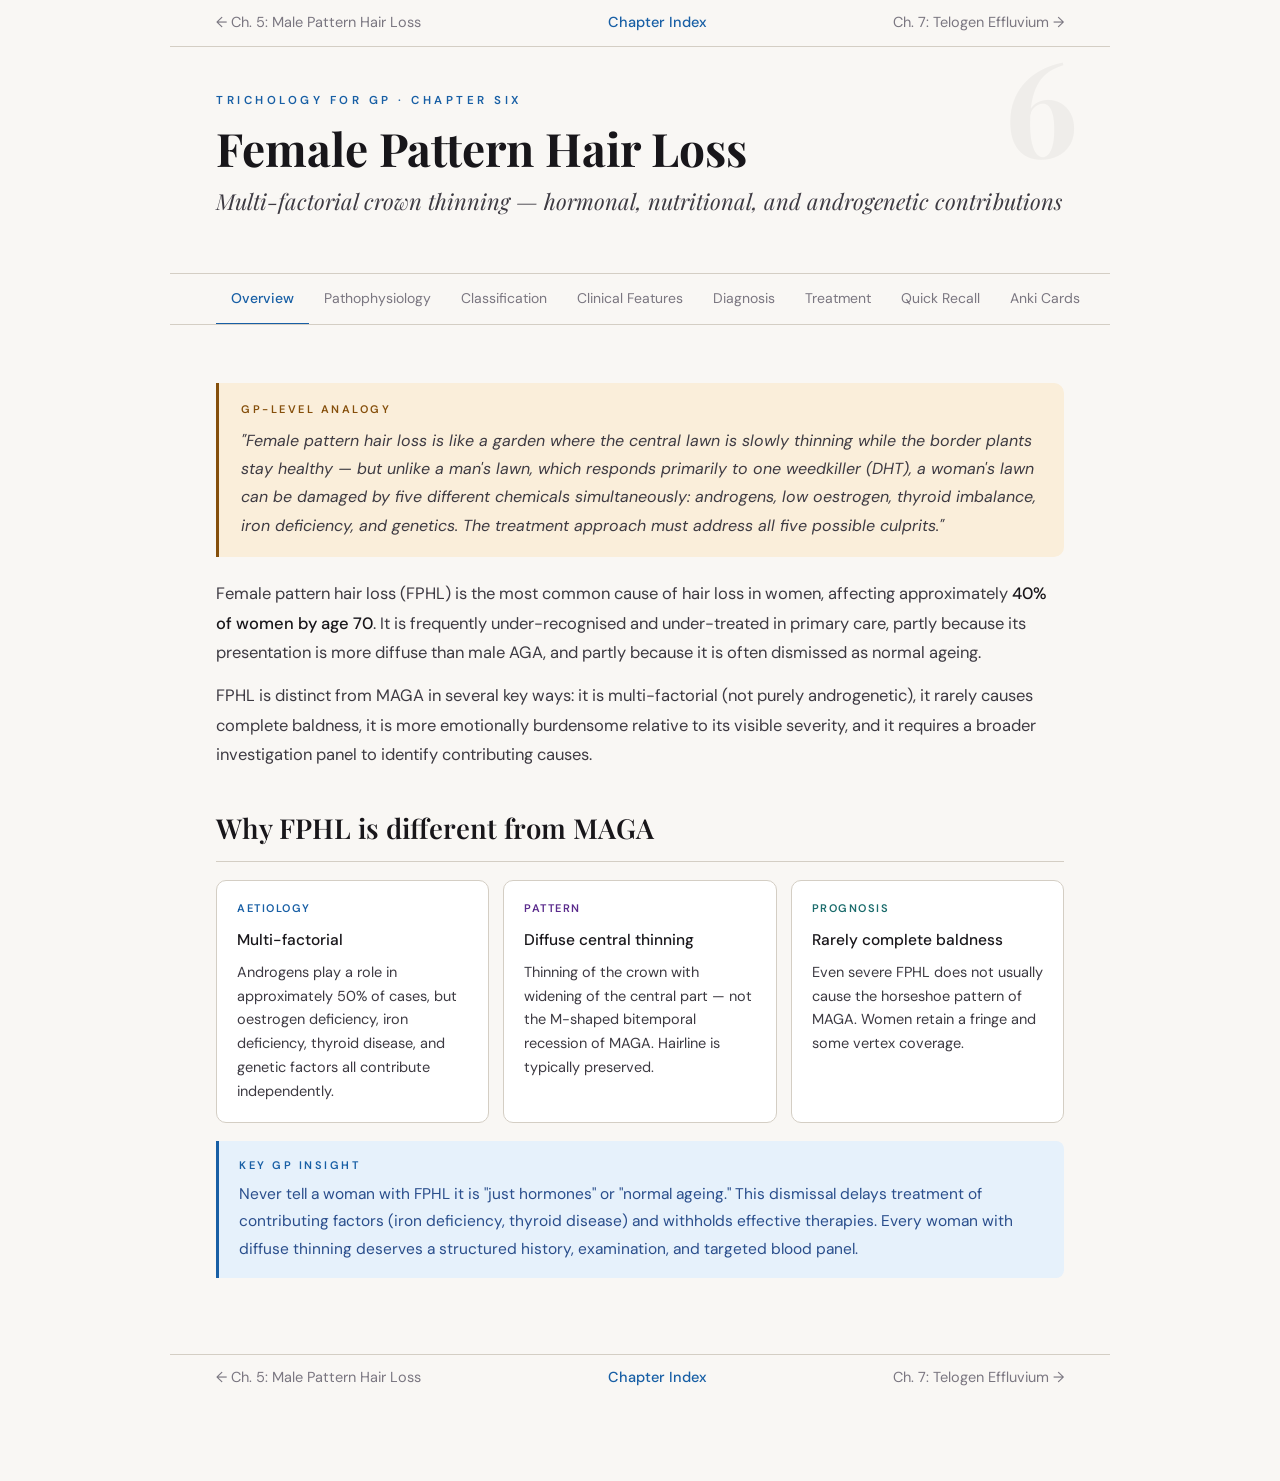
<file: chapter_06_female_fphl.html>
<!DOCTYPE html>
<html lang="en">
<head>
<meta charset="UTF-8">
<meta name="viewport" content="width=device-width, initial-scale=1.0">
<title>Chapter 6 — Female Pattern Hair Loss | Trichology for GP</title>
<link rel="stylesheet" href="shared.css">
<style>
@import url('https://fonts.googleapis.com/css2?family=Playfair+Display:ital,wght@0,400;0,600;0,700;1,400;1,600&family=DM+Sans:wght@300;400;500;600&display=swap');
:root{--ink:#18161A;--ink2:#3d3a42;--ink3:#7a7680;--bg:#F9F7F4;--bg2:#F2EFE9;--bg3:#E8E3DB;--rule:#D4CEC4;--ch-accent:#185FA5;--teal:#1a6b6b;--teal2:#e6f5f5;--gold:#9a7228;--gold2:#c49a3c;--goldbg:#fdf6e4;--coral:#b84a2a;--coralbg:#fdf0ec;--blue:#2a4e8c;--bluebg:#edf2fc;--green:#2a6a3a;--greenbg:#edf6ee;--purple:#5a2a8c;--purplebg:#f0eafc;--red:#aa2020;--redbg:#fceaea;--info:#185FA5;--infobg:#E6F1FB;--success:#3B6D11;--successbg:#EAF3DE;--warning:#854F0B;--warningbg:#FAEEDA;--danger:#A32D2D;--dangerbg:#FCEBEB}
body{font-family:'DM Sans',sans-serif;background:var(--bg);color:var(--ink);line-height:1.78;font-size:16.5px;max-width:940px;margin:0 auto;padding-bottom:80px}
.ch-header{padding:44px 46px 32px;border-bottom:0.5px solid var(--rule);position:relative;overflow:hidden}
.header-number{font-family:'Playfair Display',serif;font-size:132px;font-weight:700;color:rgba(0,0,0,0.04);position:absolute;right:32px;top:-10px;line-height:1;user-select:none}
.eyebrow{font-size:11.5px;font-weight:600;letter-spacing:3.5px;text-transform:uppercase;color:var(--info);margin-bottom:12px}
.ch-title{font-family:'Playfair Display',serif;font-size:46px;font-weight:700;line-height:1.1;margin-bottom:8px;position:relative;z-index:1}
.ch-sub{font-family:'Playfair Display',serif;font-size:22px;font-style:italic;color:var(--ink2);margin-bottom:20px}
.nav{display:flex;border-bottom:1px solid var(--rule);padding:0 46px;position:sticky;top:0;z-index:200;background:var(--bg);overflow-x:auto;gap:0}
.nav::-webkit-scrollbar{height:0}
.nt{font-size:14px;color:var(--ink3);padding:12px 15px;cursor:pointer;border-bottom:2px solid transparent;margin-bottom:-1px;white-space:nowrap;transition:all .18s;text-decoration:none}
.nt:hover{color:var(--ink)}
.nt.on{color:var(--info);border-bottom-color:var(--info);font-weight:500}
.sec{display:none;padding:36px 46px 20px}
.sec.on{display:block}
h2{font-family:'Playfair Display',serif;font-size:27.5px;font-weight:600;margin:34px 0 13px;padding-bottom:9px;border-bottom:1px solid var(--rule)}
h3{font-family:'Playfair Display',serif;font-size:21px;font-weight:500;font-style:italic;color:var(--ink2);margin:22px 0 10px}
p{margin-bottom:14px;color:var(--ink2);font-size:16.5px}
strong{color:var(--ink);font-weight:500}
.box-gp{background:var(--warningbg);border-left:3px solid var(--warning);padding:17px 22px;margin:22px 0;border-radius:0 10px 10px 0}
.box-gp .lbl{font-size:11px;font-weight:600;letter-spacing:2.5px;text-transform:uppercase;color:var(--warning);margin-bottom:7px}
.box-gp p{font-style:italic;color:var(--ink2);margin:0;font-size:16px}
.box-key{background:var(--infobg);border-left:3px solid var(--info);padding:15px 20px;margin:16px 0;border-radius:0 8px 8px 0}
.box-key .lbl{font-size:11px;font-weight:600;letter-spacing:2.5px;text-transform:uppercase;color:var(--info);margin-bottom:5px}
.box-key p{margin:0;color:var(--blue);font-size:15.5px}
.box-info{background:var(--teal2);border-left:3px solid var(--teal);padding:15px 20px;margin:16px 0;border-radius:0 8px 8px 0}
.box-info .lbl{font-size:11px;font-weight:600;letter-spacing:2.5px;text-transform:uppercase;color:var(--teal);margin-bottom:5px}
.box-info p{margin:0;color:#0a3a3a;font-size:15.5px}
.box-warn{background:var(--dangerbg);border-left:3px solid var(--danger);padding:15px 20px;margin:16px 0;border-radius:0 8px 8px 0}
.box-warn .lbl{font-size:11px;font-weight:600;letter-spacing:2.5px;text-transform:uppercase;color:var(--danger);margin-bottom:5px}
.box-warn p{margin:0;color:#5a1010;font-size:15.5px}
.box-success{background:var(--successbg);border-left:3px solid var(--success);padding:15px 20px;margin:16px 0;border-radius:0 8px 8px 0}
.box-success .lbl{font-size:11px;font-weight:600;letter-spacing:2.5px;text-transform:uppercase;color:var(--success);margin-bottom:5px}
.box-success p{margin:0;color:#1a4a0a;font-size:15.5px}
.dcard{background:#fff;border:1px solid var(--rule);border-radius:12px;padding:24px;margin:24px 0}
.dcard-title{font-size:11.5px;font-weight:600;letter-spacing:2px;text-transform:uppercase;color:var(--ink3);margin-bottom:16px}
.dcard-cap{font-size:14.5px;font-style:italic;color:var(--ink3);margin-top:14px;text-align:center;line-height:1.65}
.dtable{width:100%;border-collapse:collapse;margin:20px 0;font-size:15.5px}
.dtable th{background:var(--bg2);font-size:12px;font-weight:500;letter-spacing:1px;text-transform:uppercase;color:var(--ink3);padding:11px 15px;text-align:left;border-bottom:1px solid var(--rule)}
.dtable td{padding:11px 15px;border-bottom:1px solid var(--rule);vertical-align:top}
.dtable tr:last-child td{border-bottom:none}
.dtable td:first-child{font-weight:500;color:var(--ink)}
.dtable tr:hover td{background:var(--bg)}
.fcard{background:#fff;border:1px solid var(--rule);border-radius:10px;padding:18px 20px}
.fcard .ftag{font-size:11px;font-weight:600;letter-spacing:1.5px;text-transform:uppercase;margin-bottom:8px}
.fcard .ftitle{font-size:15.5px;font-weight:500;color:var(--ink);margin-bottom:6px}
.fcard .fdesc{font-size:14.5px;color:var(--ink2);line-height:1.65}
.contrib-grid{display:grid;grid-template-columns:repeat(5,1fr);gap:10px;margin:18px 0}
.contrib-card{background:#fff;border:1px solid var(--rule);border-radius:8px;padding:14px 10px;text-align:center}
.contrib-letter{font-family:'Playfair Display',serif;font-size:31px;font-weight:600;margin-bottom:6px}
.contrib-name{font-size:12px;font-weight:600;color:var(--ink);margin-bottom:4px}
.contrib-desc{font-size:11px;color:var(--ink3);line-height:1.4}
.rcrd{background:var(--bg2);border:1px solid var(--rule);border-radius:12px;padding:22px}
.rcrd h4{font-family:'Playfair Display',serif;font-size:18.5px;font-weight:600;margin-bottom:10px;color:var(--ink)}
.rcrd .mnem{font-size:22px;font-weight:600;letter-spacing:4px;color:var(--info);font-family:'DM Sans',sans-serif;margin-bottom:10px}
.rcrd ul{list-style:none;font-size:14.5px;line-height:2.1;color:var(--ink2)}
.rcrd ul li::before{content:"→ ";color:var(--ink3)}
.rcrd ul strong{color:var(--info)}
/* Flashcards */
.pbar-wrap{display:flex;align-items:center;gap:12px;margin-bottom:18px}
.pbar{flex:1;height:3px;background:var(--rule);border-radius:2px}
.pfill{height:100%;background:var(--info);border-radius:2px;transition:width .4s}
.pct{font-size:13px;color:var(--ink3);min-width:72px;text-align:right}
.fcrd{height:210px;perspective:1000px;cursor:pointer;margin-bottom:14px}
.fc-inner{position:relative;width:100%;height:100%;transform-style:preserve-3d;transition:transform .48s cubic-bezier(.4,0,.2,1)}
.fc-inner.flip{transform:rotateY(180deg)}
.fc-front,.fc-back{position:absolute;inset:0;border-radius:12px;backface-visibility:hidden;display:flex;flex-direction:column;justify-content:center;align-items:center;padding:28px 32px;text-align:center}
.fc-front{background:#fff;border:1px solid var(--rule)}
.fc-front .fc-cat{font-size:11px;font-weight:600;letter-spacing:2.5px;text-transform:uppercase;color:var(--info);margin-bottom:10px}
.fc-front .fc-q{font-family:'Playfair Display',serif;font-size:18.5px;font-weight:500;color:var(--ink);line-height:1.45}
.fc-back{background:var(--infobg);transform:rotateY(180deg)}
.fc-back .fc-a{font-size:16px;color:var(--blue);line-height:1.7;white-space:pre-line}
.fc-back .fc-tip{font-size:12px;color:var(--blue);margin-top:10px;opacity:.72}
.hint-txt{font-size:13px;color:var(--ink3);text-align:center;margin-bottom:6px}
.fc-btns{display:flex;gap:10px;justify-content:center}
.fcbtn{font-family:'DM Sans',sans-serif;font-size:14.5px;padding:9px 20px;border-radius:8px;border:1px solid var(--rule);background:#fff;color:var(--ink2);cursor:pointer;transition:all .14s}
.fcbtn:hover{background:var(--bg2)}
.fcbtn.pri{background:var(--infobg);color:var(--blue);border-color:var(--info)}
.fc-ctrl{display:flex;gap:10px;justify-content:center;margin-top:12px}
.fc-ctrl button{font-size:13px;color:var(--gold);background:none;border:none;cursor:pointer;text-decoration:underline;font-family:'DM Sans',sans-serif}
.fc-done{display:none;background:var(--successbg);border:1px solid #a0d080;border-radius:10px;padding:18px;text-align:center;margin-top:14px}
.fc-done h3{font-family:'Playfair Display',serif;color:var(--green);font-size:20px;margin-bottom:6px}
.fc-done p{color:#2a5a1a;font-size:14.5px;margin:0}
.ref-list{list-style:none;margin:14px 0}
.ref-list li{font-size:14.5px;color:var(--ink2);padding:9px 0;border-bottom:1px solid var(--rule);line-height:1.65}
.ref-list li:last-child{border-bottom:none}
.ref-list li .rn{font-weight:500;color:var(--ink);margin-right:5px}
@media(max-width:640px){
  .contrib-grid{grid-template-columns:1fr 1fr}
  .ch-header,.nav,.sec{padding-left:20px;padding-right:20px}
}
</style>
</head>
<body>

<div class="ch-nav">
  <a href="chapter_05_male_aga.html">← Ch. 5: Male Pattern Hair Loss</a>
  <a class="ch-nav-index" href="index.html">Chapter Index</a>
  <a href="chapter_07_telogen_effluvium.html">Ch. 7: Telogen Effluvium →</a>
</div>

<div class="ch-header">
  <div class="header-number">6</div>
  <div class="eyebrow">Trichology for GP · Chapter Six</div>
  <div class="ch-title">Female Pattern Hair Loss</div>
  <div class="ch-sub">Multi-factorial crown thinning — hormonal, nutritional, and androgenetic contributions</div>
</div>

<div class="nav">
  <div class="nt on" onclick="showSec('intro')">Overview</div>
  <div class="nt" onclick="showSec('patho')">Pathophysiology</div>
  <div class="nt" onclick="showSec('classification')">Classification</div>
  <div class="nt" onclick="showSec('clinical')">Clinical Features</div>
  <div class="nt" onclick="showSec('diagnosis')">Diagnosis</div>
  <div class="nt" onclick="showSec('treatment')">Treatment</div>
  <div class="nt" onclick="showSec('recall')">Quick Recall</div>
  <div class="nt" onclick="showSec('flashcards')">Anki Cards</div>
  <div class="nt" onclick="showSec('references')">References</div>
</div>

<!-- OVERVIEW -->
<div class="sec on" id="sec-intro">
  <div class="box-gp">
    <div class="lbl">GP-Level Analogy</div>
    <p>"Female pattern hair loss is like a garden where the central lawn is slowly thinning while the border plants stay healthy — but unlike a man's lawn, which responds primarily to one weedkiller (DHT), a woman's lawn can be damaged by five different chemicals simultaneously: androgens, low oestrogen, thyroid imbalance, iron deficiency, and genetics. The treatment approach must address all five possible culprits."</p>
  </div>
  <p>Female pattern hair loss (FPHL) is the most common cause of hair loss in women, affecting approximately <strong>40% of women by age 70</strong>. It is frequently under-recognised and under-treated in primary care, partly because its presentation is more diffuse than male AGA, and partly because it is often dismissed as normal ageing.</p>
  <p>FPHL is distinct from MAGA in several key ways: it is multi-factorial (not purely androgenetic), it rarely causes complete baldness, it is more emotionally burdensome relative to its visible severity, and it requires a broader investigation panel to identify contributing causes.</p>

  <h2>Why FPHL is different from MAGA</h2>
  <div class="grid3">
    <div class="fcard"><div class="ftag" style="color:var(--info)">Aetiology</div><div class="ftitle">Multi-factorial</div><div class="fdesc">Androgens play a role in approximately 50% of cases, but oestrogen deficiency, iron deficiency, thyroid disease, and genetic factors all contribute independently.</div></div>
    <div class="fcard"><div class="ftag" style="color:var(--purple)">Pattern</div><div class="ftitle">Diffuse central thinning</div><div class="fdesc">Thinning of the crown with widening of the central part — not the M-shaped bitemporal recession of MAGA. Hairline is typically preserved.</div></div>
    <div class="fcard"><div class="ftag" style="color:var(--teal)">Prognosis</div><div class="ftitle">Rarely complete baldness</div><div class="fdesc">Even severe FPHL does not usually cause the horseshoe pattern of MAGA. Women retain a fringe and some vertex coverage.</div></div>
  </div>
  <div class="box-key">
    <div class="lbl">Key GP Insight</div>
    <p>Never tell a woman with FPHL it is "just hormones" or "normal ageing." This dismissal delays treatment of contributing factors (iron deficiency, thyroid disease) and withholds effective therapies. Every woman with diffuse thinning deserves a structured history, examination, and targeted blood panel.</p>
  </div>
</div>

<!-- PATHOPHYSIOLOGY -->
<div class="sec" id="sec-patho">
  <h2>Pathophysiology — the DOTGP contributors</h2>
  <p>FPHL is best understood through the <strong>DOTGP framework</strong> — five contributing pathways that can act independently or in combination to drive follicular miniaturisation in women.</p>

  <div class="contrib-grid">
    <div class="contrib-card">
      <div class="contrib-letter" style="color:var(--info)">D</div>
      <div class="contrib-name">DHT / Androgens</div>
      <div class="contrib-desc">5-alpha reductase overactivity or elevated androgens (PCOS, CAH). ~50% of FPHL cases.</div>
    </div>
    <div class="contrib-card">
      <div class="contrib-letter" style="color:var(--purple)">O</div>
      <div class="contrib-name">Oestrogen deficiency</div>
      <div class="contrib-desc">Menopause, post-OCP, perimenopause. Oestrogen prolongs anagen — its loss accelerates miniaturisation.</div>
    </div>
    <div class="contrib-card">
      <div class="contrib-letter" style="color:var(--teal)">T</div>
      <div class="contrib-name">Thyroid disease</div>
      <div class="contrib-desc">Both hypo- and hyperthyroidism impair the hair cycle. Often co-existing and treatable.</div>
    </div>
    <div class="contrib-card">
      <div class="contrib-letter" style="color:var(--green)">G</div>
      <div class="contrib-name">Genetics</div>
      <div class="contrib-desc">Polygenic. Maternal and paternal family history of hair loss. Accounts for underlying susceptibility.</div>
    </div>
    <div class="contrib-card">
      <div class="contrib-letter" style="color:var(--gold)">P</div>
      <div class="contrib-name">PCOS / Iron</div>
      <div class="contrib-desc">PCOS drives androgen excess. Iron deficiency (ferritin &lt;70) perpetuates miniaturisation independently.</div>
    </div>
  </div>

  <div class="dcard">
    <div class="dcard-title">Fig 6.1 — FPHL: five contributing pathways to follicular miniaturisation</div>
    <svg width="100%" viewBox="0 0 680 340">
      <defs><marker id="ar" viewBox="0 0 10 10" refX="8" refY="5" markerWidth="6" markerHeight="6" orient="auto-start-reverse"><path d="M2 1L8 5L2 9" fill="none" stroke="context-stroke" stroke-width="1.5" stroke-linecap="round" stroke-linejoin="round"/></marker></defs>
      <!-- Centre: miniaturisation -->
      <ellipse cx="340" cy="185" rx="80" ry="50" fill="#E6F1FB" stroke="#185FA5" stroke-width="1.5"/>
      <text font-family="DM Sans,sans-serif" font-size="12" font-weight="600" fill="#185FA5" x="340" y="179" text-anchor="middle" dominant-baseline="central">Follicular</text>
      <text font-family="DM Sans,sans-serif" font-size="12" font-weight="600" fill="#185FA5" x="340" y="196" text-anchor="middle" dominant-baseline="central">Miniaturisation</text>
      <!-- D: Androgens -->
      <rect x="30" y="30" width="170" height="64" rx="8" fill="#E6F1FB" stroke="#185FA5" stroke-width="1"/>
      <text font-family="DM Sans,sans-serif" font-size="12" font-weight="600" fill="#185FA5" x="115" y="51" text-anchor="middle" dominant-baseline="central">D — DHT / Androgens</text>
      <text font-family="DM Sans,sans-serif" font-size="10" fill="#3a7ec5" x="115" y="69" text-anchor="middle" dominant-baseline="central">PCOS, CAH, elevated DHEAS</text>
      <text font-family="DM Sans,sans-serif" font-size="10" fill="#3a7ec5" x="115" y="84" text-anchor="middle" dominant-baseline="central">5-alpha reductase overactivity</text>
      <line x1="200" y1="62" x2="262" y2="155" stroke="#185FA5" stroke-width="1" stroke-dasharray="4 2" marker-end="url(#ar)"/>
      <!-- O: Oestrogen -->
      <rect x="30" y="140" width="170" height="54" rx="8" fill="#f0eafc" stroke="#5a2a8c" stroke-width="1"/>
      <text font-family="DM Sans,sans-serif" font-size="12" font-weight="600" fill="#5a2a8c" x="115" y="162" text-anchor="middle" dominant-baseline="central">O — Oestrogen drop</text>
      <text font-family="DM Sans,sans-serif" font-size="10" fill="#7a4aac" x="115" y="180" text-anchor="middle" dominant-baseline="central">Menopause, perimenopause, OCP</text>
      <line x1="200" y1="167" x2="260" y2="185" stroke="#5a2a8c" stroke-width="1" stroke-dasharray="4 2" marker-end="url(#ar)"/>
      <!-- T: Thyroid -->
      <rect x="30" y="240" width="170" height="54" rx="8" fill="#e6f5f5" stroke="#1a6b6b" stroke-width="1"/>
      <text font-family="DM Sans,sans-serif" font-size="12" font-weight="600" fill="#1a6b6b" x="115" y="262" text-anchor="middle" dominant-baseline="central">T — Thyroid disease</text>
      <text font-family="DM Sans,sans-serif" font-size="10" fill="#2a7b7b" x="115" y="280" text-anchor="middle" dominant-baseline="central">Hypo/hyperthyroid → TE + FPHL</text>
      <line x1="200" y1="267" x2="262" y2="215" stroke="#1a6b6b" stroke-width="1" stroke-dasharray="4 2" marker-end="url(#ar)"/>
      <!-- G: Genetics -->
      <rect x="480" y="30" width="170" height="64" rx="8" fill="#fdf6e4" stroke="#9a7228" stroke-width="1"/>
      <text font-family="DM Sans,sans-serif" font-size="12" font-weight="600" fill="#9a7228" x="565" y="51" text-anchor="middle" dominant-baseline="central">G — Genetics</text>
      <text font-family="DM Sans,sans-serif" font-size="10" fill="#b08830" x="565" y="69" text-anchor="middle" dominant-baseline="central">AR sensitivity, polygenic loci</text>
      <text font-family="DM Sans,sans-serif" font-size="10" fill="#b08830" x="565" y="84" text-anchor="middle" dominant-baseline="central">Family Hx both parents</text>
      <line x1="480" y1="62" x2="418" y2="155" stroke="#9a7228" stroke-width="1" stroke-dasharray="4 2" marker-end="url(#ar)"/>
      <!-- P: PCOS / Iron -->
      <rect x="480" y="200" width="170" height="64" rx="8" fill="#edf6ee" stroke="#2a6a3a" stroke-width="1"/>
      <text font-family="DM Sans,sans-serif" font-size="12" font-weight="600" fill="#2a6a3a" x="565" y="222" text-anchor="middle" dominant-baseline="central">P — PCOS / Iron deficiency</text>
      <text font-family="DM Sans,sans-serif" font-size="10" fill="#3a7a4a" x="565" y="240" text-anchor="middle" dominant-baseline="central">Ferritin &lt;70; elevated FAI</text>
      <text font-family="DM Sans,sans-serif" font-size="10" fill="#3a7a4a" x="565" y="255" text-anchor="middle" dominant-baseline="central">Irregular cycles, acne, hirsutism</text>
      <line x1="480" y1="232" x2="420" y2="215" stroke="#2a6a3a" stroke-width="1" stroke-dasharray="4 2" marker-end="url(#ar)"/>
      <!-- Bottom note -->
      <rect x="200" y="300" width="280" height="32" rx="6" fill="none" stroke="#ccc" stroke-width="0.5" stroke-dasharray="3 2"/>
      <text font-family="DM Sans,sans-serif" font-size="10" fill="#7a7680" x="340" y="320" text-anchor="middle" dominant-baseline="central">Multiple contributors can act simultaneously — all must be assessed</text>
    </svg>
    <div class="dcard-cap">Fig 6.1: The five contributing pathways to FPHL (DOTGP). Unlike MAGA where DHT is the dominant driver, FPHL may result from any combination of these five pathways. Identifying and treating each contributing factor is essential for optimal outcomes.</div>
  </div>

  <h3>The role of oestrogen</h3>
  <p>Oestrogen has a direct <strong>anti-androgenic effect on the hair follicle</strong> — it increases SHBG (reducing free androgens), stimulates aromatase (converting androgens to oestrogens at the follicle), and directly prolongs the anagen phase. The dramatic decline in oestrogen at menopause explains why FPHL commonly worsens or first appears in the perimenopausal period.</p>
  <div class="box-gp">
    <div class="lbl">GP Analogy — Oestrogen and Hair</div>
    <p>"Oestrogen is the hair follicle's bodyguard. While it's around in sufficient quantities, it neutralises the effects of circulating androgens on the follicle. When it leaves at menopause, the follicle is left unprotected — and androgens that were previously blocked can now cause miniaturisation."</p>
  </div>

  <h3>Iron deficiency — a common and reversible contributor</h3>
  <p>Ferritin is a cofactor for ribonucleotide reductase — the rate-limiting enzyme in DNA synthesis in proliferating matrix cells. Ferritin &lt;30 mcg/L is associated with diffuse hair loss even without anaemia. The target for hair is <strong>ferritin &gt;70 mcg/L</strong>. Iron deficiency is extremely common in premenopausal women and is the most frequently missed and most easily treated contributing factor.</p>
</div>

<!-- CLASSIFICATION -->
<div class="sec" id="sec-classification">
  <h2>Classification scales for FPHL</h2>
  <p>Two scales are in clinical use: the <strong>Ludwig scale</strong> (most widely used) and the <strong>Sinclair scale</strong>. Both describe progression of crown-centred diffuse thinning.</p>

  <div class="dcard">
    <div class="dcard-title">Fig 6.2 — Ludwig scale and Sinclair scale: schematic top-view diagrams</div>
    <svg width="100%" viewBox="0 0 680 370">
      <!-- Ludwig title -->
      <text font-family="DM Sans,sans-serif" font-size="12" font-weight="600" fill="#185FA5" x="180" y="20" text-anchor="middle">Ludwig Scale</text>
      <!-- Ludwig I -->
      <ellipse cx="80" cy="90" rx="56" ry="66" fill="#f5dcc8" stroke="#c8906a" stroke-width="1"/>
      <ellipse cx="80" cy="40" rx="42" ry="22" fill="#2C2C2A" opacity="0.65"/>
      <ellipse cx="34" cy="90" rx="16" ry="50" fill="#2C2C2A" opacity="0.65"/>
      <ellipse cx="126" cy="90" rx="16" ry="50" fill="#2C2C2A" opacity="0.65"/>
      <ellipse cx="80" cy="148" rx="40" ry="16" fill="#2C2C2A" opacity="0.55"/>
      <ellipse cx="80" cy="82" rx="26" ry="20" fill="#c8a888" opacity="0.45"/>
      <text font-family="DM Sans,sans-serif" font-size="10" font-weight="600" fill="#185FA5" x="80" y="170" text-anchor="middle">Ludwig I</text>
      <text font-family="DM Sans,sans-serif" font-size="9" fill="#7a7680" x="80" y="182" text-anchor="middle">Mild central</text>
      <text font-family="DM Sans,sans-serif" font-size="9" fill="#7a7680" x="80" y="193" text-anchor="middle">widening</text>
      <!-- Ludwig II -->
      <ellipse cx="210" cy="90" rx="56" ry="66" fill="#f5dcc8" stroke="#c8906a" stroke-width="1"/>
      <ellipse cx="210" cy="40" rx="42" ry="22" fill="#2C2C2A" opacity="0.65"/>
      <ellipse cx="164" cy="90" rx="16" ry="50" fill="#2C2C2A" opacity="0.65"/>
      <ellipse cx="256" cy="90" rx="16" ry="50" fill="#2C2C2A" opacity="0.65"/>
      <ellipse cx="210" cy="148" rx="40" ry="16" fill="#2C2C2A" opacity="0.55"/>
      <ellipse cx="210" cy="78" rx="38" ry="30" fill="#c8a888" opacity="0.6"/>
      <text font-family="DM Sans,sans-serif" font-size="10" font-weight="600" fill="#185FA5" x="210" y="170" text-anchor="middle">Ludwig II</text>
      <text font-family="DM Sans,sans-serif" font-size="9" fill="#7a7680" x="210" y="182" text-anchor="middle">Moderate thinning</text>
      <text font-family="DM Sans,sans-serif" font-size="9" fill="#7a7680" x="210" y="193" text-anchor="middle">scalp visible</text>
      <!-- Ludwig III -->
      <ellipse cx="340" cy="90" rx="56" ry="66" fill="#f5dcc8" stroke="#c8906a" stroke-width="1"/>
      <ellipse cx="340" cy="40" rx="42" ry="22" fill="#2C2C2A" opacity="0.65"/>
      <ellipse cx="294" cy="90" rx="16" ry="50" fill="#2C2C2A" opacity="0.65"/>
      <ellipse cx="386" cy="90" rx="16" ry="50" fill="#2C2C2A" opacity="0.65"/>
      <ellipse cx="340" cy="148" rx="40" ry="16" fill="#2C2C2A" opacity="0.55"/>
      <ellipse cx="340" cy="76" rx="48" ry="42" fill="#c8a888" opacity="0.8"/>
      <text font-family="DM Sans,sans-serif" font-size="10" font-weight="600" fill="#185FA5" x="340" y="170" text-anchor="middle">Ludwig III</text>
      <text font-family="DM Sans,sans-serif" font-size="9" fill="#7a7680" x="340" y="182" text-anchor="middle">Severe — near-</text>
      <text font-family="DM Sans,sans-serif" font-size="9" fill="#7a7680" x="340" y="193" text-anchor="middle">complete loss</text>
      <!-- Sinclair title -->
      <text font-family="DM Sans,sans-serif" font-size="12" font-weight="600" fill="#5a2a8c" x="590" y="20" text-anchor="middle">Sinclair Scale</text>
      <!-- Sinclair 1-5 schematic boxes -->
      <rect x="470" y="30" width="200" height="150" rx="8" fill="none" stroke="#ccc" stroke-width="0.5"/>
      <text font-family="DM Sans,sans-serif" font-size="10" fill="#5a2a8c" x="480" y="48">Grade 1: No part widening</text>
      <text font-family="DM Sans,sans-serif" font-size="10" fill="#5a2a8c" x="480" y="66">Grade 2: Part line widening</text>
      <text font-family="DM Sans,sans-serif" font-size="10" fill="#5a2a8c" x="480" y="84">Grade 3: Crown shows through</text>
      <text font-family="DM Sans,sans-serif" font-size="10" fill="#5a2a8c" x="480" y="102">Grade 4: Near-complete frontal loss</text>
      <text font-family="DM Sans,sans-serif" font-size="10" fill="#5a2a8c" x="480" y="120">Grade 5: Only fringe remains</text>
      <text font-family="DM Sans,sans-serif" font-size="9" fill="#7a7680" x="570" y="160" text-anchor="middle" font-style="italic">5-grade linear scale</text>
      <!-- Ludwig vs Sinclair comparison -->
      <rect x="30" y="215" width="628" height="130" rx="10" fill="#fdf6e4" stroke="#c49a3c" stroke-width="0.8"/>
      <text font-family="DM Sans,sans-serif" font-size="11" font-weight="600" fill="#9a7228" x="344" y="235" text-anchor="middle">Ludwig vs Sinclair: key differences</text>
      <text font-family="DM Sans,sans-serif" font-size="10" fill="#7a6228" x="344" y="254" text-anchor="middle">Ludwig: 3 grades — widely used in research, simple for clinical communication with patients</text>
      <text font-family="DM Sans,sans-serif" font-size="10" fill="#7a6228" x="344" y="272" text-anchor="middle">Sinclair: 5 grades — more granular, better for monitoring treatment response over time</text>
      <text font-family="DM Sans,sans-serif" font-size="10" fill="#7a6228" x="344" y="290" text-anchor="middle">Both describe crown-centred diffuse thinning with preserved hairline — in contrast to MAGA</text>
      <text font-family="DM Sans,sans-serif" font-size="10" fill="#185FA5" x="344" y="308" text-anchor="middle" font-weight="600">GP note: A preserved frontal hairline in a woman with diffuse thinning = FPHL, not FFA</text>
      <text font-family="DM Sans,sans-serif" font-size="10" fill="#185FA5" x="344" y="328" text-anchor="middle" font-weight="600">FFA shows frontotemporal hairline recession with perifollicular scale — always examine the hairline</text>
    </svg>
    <div class="dcard-cap">Fig 6.2: Ludwig and Sinclair classification scales for FPHL. Ludwig grades I–III describe increasing crown thinning. The critical GP finding: hairline is preserved in FPHL. If the hairline is receding with scale, consider FFA (urgent referral).</div>
  </div>
</div>

<!-- CLINICAL FEATURES -->
<div class="sec" id="sec-clinical">
  <h2>Clinical features</h2>
  <p>FPHL presents as gradual diffuse thinning of the <strong>crown and upper scalp</strong>, most visible as a widened central part. The frontal hairline is typically preserved — a key distinguishing feature from FFA.</p>

  <div class="dcard">
    <div class="dcard-title">Fig 6.3 — Clinical examination findings in FPHL</div>
    <svg width="100%" viewBox="0 0 680 290">
      <defs><marker id="ar2" viewBox="0 0 10 10" refX="8" refY="5" markerWidth="6" markerHeight="6" orient="auto-start-reverse"><path d="M2 1L8 5L2 9" fill="none" stroke="context-stroke" stroke-width="1.5" stroke-linecap="round" stroke-linejoin="round"/></marker></defs>
      <!-- Head top view -->
      <ellipse cx="190" cy="148" rx="140" ry="152" fill="#f5dcc8" stroke="#c8906a" stroke-width="1.2"/>
      <!-- Full peripheral hair (preserved) -->
      <ellipse cx="190" cy="44" rx="96" ry="34" fill="#2C2C2A" opacity="0.65"/>
      <ellipse cx="68" cy="148" rx="22" ry="72" fill="#2C2C2A" opacity="0.65"/>
      <ellipse cx="312" cy="148" rx="22" ry="72" fill="#2C2C2A" opacity="0.65"/>
      <ellipse cx="190" cy="268" rx="78" ry="22" fill="#2C2C2A" opacity="0.55"/>
      <!-- Crown thinning zone -->
      <ellipse cx="190" cy="140" rx="72" ry="68" fill="#c8a888" opacity="0.55"/>
      <!-- Central part widening (white line) -->
      <rect x="186" y="50" width="8" height="80" rx="2" fill="#f5dcc8" opacity="0.9"/>
      <!-- Face subtle -->
      <ellipse cx="162" cy="180" rx="11" ry="7" fill="#e8c8a8" opacity="0.5"/>
      <ellipse cx="218" cy="180" rx="11" ry="7" fill="#e8c8a8" opacity="0.5"/>
      <!-- Labels -->
      <line x1="190" y1="72" x2="390" y2="40" stroke="#B4B2A9" stroke-width="0.8" stroke-dasharray="3 2"/>
      <rect x="392" y="22" width="220" height="40" rx="6" fill="#E6F1FB" stroke="#185FA5" stroke-width="0.5"/>
      <text font-family="DM Sans,sans-serif" font-size="11" font-weight="600" fill="#185FA5" x="502" y="38" text-anchor="middle" dominant-baseline="central">Preserved frontal hairline</text>
      <text font-family="DM Sans,sans-serif" font-size="10" fill="#3a7ec5" x="502" y="52" text-anchor="middle" dominant-baseline="central">KEY difference from FFA</text>
      <line x1="193" y1="92" x2="392" y2="96" stroke="#B4B2A9" stroke-width="0.8" stroke-dasharray="3 2"/>
      <rect x="392" y="78" width="220" height="40" rx="6" fill="#f0eafc" stroke="#5a2a8c" stroke-width="0.5"/>
      <text font-family="DM Sans,sans-serif" font-size="11" font-weight="600" fill="#5a2a8c" x="502" y="94" text-anchor="middle" dominant-baseline="central">Widened central part</text>
      <text font-family="DM Sans,sans-serif" font-size="10" fill="#7a4aac" x="502" y="108" text-anchor="middle" dominant-baseline="central">Earliest sign of FPHL</text>
      <line x1="210" y1="148" x2="392" y2="154" stroke="#B4B2A9" stroke-width="0.8" stroke-dasharray="3 2"/>
      <rect x="392" y="136" width="220" height="40" rx="6" fill="#fdf6e4" stroke="#9a7228" stroke-width="0.5"/>
      <text font-family="DM Sans,sans-serif" font-size="11" font-weight="600" fill="#9a7228" x="502" y="152" text-anchor="middle" dominant-baseline="central">Crown thinning (diffuse)</text>
      <text font-family="DM Sans,sans-serif" font-size="10" fill="#b08830" x="502" y="166" text-anchor="middle" dominant-baseline="central">Calibre diversity — no scarring</text>
      <line x1="312" y1="148" x2="392" y2="210" stroke="#B4B2A9" stroke-width="0.8" stroke-dasharray="3 2"/>
      <rect x="392" y="192" width="220" height="40" rx="6" fill="#edf6ee" stroke="#2a6a3a" stroke-width="0.5"/>
      <text font-family="DM Sans,sans-serif" font-size="11" font-weight="600" fill="#2a6a3a" x="502" y="208" text-anchor="middle" dominant-baseline="central">Temporal fringe preserved</text>
      <text font-family="DM Sans,sans-serif" font-size="10" fill="#3a7a4a" x="502" y="222" text-anchor="middle" dominant-baseline="central">Full density at temples</text>
      <line x1="190" y1="258" x2="392" y2="258" stroke="#B4B2A9" stroke-width="0.8" stroke-dasharray="3 2"/>
      <rect x="392" y="240" width="220" height="40" rx="6" fill="#edf2fc" stroke="#2a4e8c" stroke-width="0.5"/>
      <text font-family="DM Sans,sans-serif" font-size="11" font-weight="600" fill="#2a4e8c" x="502" y="256" text-anchor="middle" dominant-baseline="central">Occipital fringe preserved</text>
      <text font-family="DM Sans,sans-serif" font-size="10" fill="#3a5e9c" x="502" y="270" text-anchor="middle" dominant-baseline="central">Complete baldness rare in women</text>
    </svg>
    <div class="dcard-cap">Fig 6.3: Clinical examination findings in FPHL (top view). The widened central part and diffuse crown thinning with preserved frontal and temporal hairline are pathognomonic. The preserved hairline distinguishes FPHL from FFA — always examine the hairline directly.</div>
  </div>

  <h3>Features of androgenisation to look for</h3>
  <table class="dtable">
    <thead><tr><th>Feature</th><th>Significance</th><th>Associated condition</th></tr></thead>
    <tbody>
      <tr><td>Hirsutism (face, chest, abdomen)</td><td>Excess androgen production</td><td>PCOS, late-onset CAH, androgen-secreting tumour</td></tr>
      <tr><td>Acne (adult, treatment-resistant)</td><td>Sebaceous gland androgen excess</td><td>PCOS, hyperandrogenism</td></tr>
      <tr><td>Irregular menstrual cycles</td><td>Anovulation from androgen excess</td><td>PCOS (most common)</td></tr>
      <tr><td>Acanthosis nigricans</td><td>Insulin resistance marker</td><td>PCOS, metabolic syndrome</td></tr>
      <tr><td>Clitoromegaly, deepening voice</td><td>Severe virilisation</td><td>Androgen-secreting tumour — urgent workup</td></tr>
      <tr><td>None of the above</td><td>Non-hyperandrogenic FPHL</td><td>Genetic/oestrogen-deficiency mediated (~50%)</td></tr>
    </tbody>
  </table>

  <div class="box-warn">
    <div class="lbl">Red flags requiring urgent investigation</div>
    <p>Rapid hair loss (&gt;50% over 3–6 months) + virilisation features = possible androgen-secreting tumour. Urgent testosterone, DHEAS, and pelvic/adrenal imaging. Do not start hormonal treatments until excluded.</p>
  </div>
</div>

<!-- DIAGNOSIS -->
<div class="sec" id="sec-diagnosis">
  <h2>Diagnosis and investigations</h2>
  <p>FPHL diagnosis is primarily clinical but requires a broader investigation panel than MAGA because of its multi-factorial nature.</p>

  <h3>Blood tests — the FTVDZ panel</h3>
  <p>All women with FPHL or diffuse hair loss should have the <strong>FTVDZ panel</strong>:</p>
  <table class="dtable">
    <thead><tr><th>Test</th><th>Target / threshold</th><th>Significance</th></tr></thead>
    <tbody>
      <tr><td><strong>F</strong>erritin</td><td>&gt;70 mcg/L for hair; &lt;30 = deficient</td><td>Most common treatable contributor in premenopausal women</td></tr>
      <tr><td><strong>T</strong>SH + free T4</td><td>TSH 0.4–4.5 mIU/L</td><td>Both hypo and hyperthyroid cause diffuse HL</td></tr>
      <tr><td><strong>V</strong>itamin D (25-OH)</td><td>&gt;50 nmol/L</td><td>Deficiency associated with diffuse hair loss</td></tr>
      <tr><td><strong>D</strong>HEA-S + free androgen index</td><td>FAI &lt;5 in women</td><td>If hirsutism, acne, PCOS features present</td></tr>
      <tr><td><strong>Z</strong>inc + B12</td><td>Zinc &gt;10 µmol/L; B12 &gt;200 ng/L</td><td>Vegetarians/vegans; restrict diets; check if symptomatic</td></tr>
      <tr><td>FBC + LFT</td><td>Hb, MCV — rule out anaemia</td><td>Screen for anaemia; LFTs before systemic treatment</td></tr>
      <tr><td>ANA (if features)</td><td>Titre &gt;1:80</td><td>If photosensitivity, rash, arthralgia — screen for lupus</td></tr>
    </tbody>
  </table>

  <h3>Trichoscopy in FPHL</h3>
  <table class="dtable">
    <thead><tr><th>Finding</th><th>Significance</th></tr></thead>
    <tbody>
      <tr><td>Hair calibre diversity (thick + thin shafts)</td><td>Miniaturisation — diagnostic of AGA/FPHL</td></tr>
      <tr><td>Miniaturisation ratio &gt;20% (vertex zone)</td><td>Confirms FPHL in right context</td></tr>
      <tr><td>Peripilar brown halo</td><td>Perifollicular inflammation — active FPHL</td></tr>
      <tr><td>Single-hair follicular units (from loss of companion hairs)</td><td>Reflects advanced miniaturisation</td></tr>
      <tr><td>Yellow dots (advanced)</td><td>Severely miniaturised follicles producing vellus only</td></tr>
      <tr><td>Normal calibre throughout + positive pull test</td><td>Co-existing telogen effluvium — not FPHL alone</td></tr>
    </tbody>
  </table>

  <div class="box-info">
    <div class="lbl">Distinguishing FPHL from CTE (chronic telogen effluvium)</div>
    <p>Both are common, both cause diffuse thinning, and both frequently co-exist. Key difference: FPHL shows <strong>calibre diversity on trichoscopy</strong> (miniaturised + terminal hairs). CTE shows <strong>uniform calibre</strong> — all hairs the same thickness. Positive pull test across all zones favours CTE. Many women have both simultaneously — treat both.</p>
  </div>
</div>

<!-- TREATMENT -->
<div class="sec" id="sec-treatment">
  <h2>Treatment of FPHL</h2>
  <p>Treatment follows the <strong>SMART approach</strong>: treat the underlying contributors first, then add disease-modifying therapy.</p>

  <div class="dcard">
    <div class="dcard-title">Fig 6.4 — SMART treatment framework for FPHL</div>
    <svg width="100%" viewBox="0 0 680 280">
      <defs><marker id="ar3" viewBox="0 0 10 10" refX="8" refY="5" markerWidth="6" markerHeight="6" orient="auto-start-reverse"><path d="M2 1L8 5L2 9" fill="none" stroke="context-stroke" stroke-width="1.5" stroke-linecap="round" stroke-linejoin="round"/></marker></defs>
      <!-- S: Screen + Supplement -->
      <rect x="18" y="24" width="120" height="230" rx="10" fill="#E6F1FB" stroke="#185FA5" stroke-width="1"/>
      <text font-family="DM Sans,sans-serif" font-size="22" font-weight="700" fill="#185FA5" x="78" y="58" text-anchor="middle">S</text>
      <text font-family="DM Sans,sans-serif" font-size="11" font-weight="600" fill="#185FA5" x="78" y="80" text-anchor="middle">Screen &amp;</text>
      <text font-family="DM Sans,sans-serif" font-size="11" font-weight="600" fill="#185FA5" x="78" y="96" text-anchor="middle">Supplement</text>
      <text font-family="DM Sans,sans-serif" font-size="10" fill="#3a7ec5" x="78" y="120" text-anchor="middle">Iron to &gt;70</text>
      <text font-family="DM Sans,sans-serif" font-size="10" fill="#3a7ec5" x="78" y="136" text-anchor="middle">Thyroid Rx</text>
      <text font-family="DM Sans,sans-serif" font-size="10" fill="#3a7ec5" x="78" y="152" text-anchor="middle">Vit D &gt;50</text>
      <text font-family="DM Sans,sans-serif" font-size="10" fill="#3a7ec5" x="78" y="168" text-anchor="middle">Zinc, B12</text>
      <line x1="138" y1="140" x2="156" y2="140" stroke="#185FA5" stroke-width="1" marker-end="url(#ar3)"/>
      <!-- M: Minoxidil -->
      <rect x="158" y="24" width="120" height="230" rx="10" fill="#edf2fc" stroke="#2a4e8c" stroke-width="1"/>
      <text font-family="DM Sans,sans-serif" font-size="22" font-weight="700" fill="#2a4e8c" x="218" y="58" text-anchor="middle">M</text>
      <text font-family="DM Sans,sans-serif" font-size="11" font-weight="600" fill="#2a4e8c" x="218" y="80" text-anchor="middle">Minoxidil</text>
      <text font-family="DM Sans,sans-serif" font-size="10" fill="#3a5e9c" x="218" y="104" text-anchor="middle">Topical 2% BD</text>
      <text font-family="DM Sans,sans-serif" font-size="10" fill="#3a5e9c" x="218" y="120" text-anchor="middle">or 5% OD</text>
      <text font-family="DM Sans,sans-serif" font-size="10" fill="#3a5e9c" x="218" y="140" text-anchor="middle">Oral 0.625–</text>
      <text font-family="DM Sans,sans-serif" font-size="10" fill="#3a5e9c" x="218" y="156" text-anchor="middle">1.25 mg/day</text>
      <text font-family="DM Sans,sans-serif" font-size="10" fill="#3a5e9c" x="218" y="180" text-anchor="middle">Level I evidence</text>
      <text font-family="DM Sans,sans-serif" font-size="10" fill="#3a5e9c" x="218" y="196" text-anchor="middle">Lifelong</text>
      <line x1="278" y1="140" x2="296" y2="140" stroke="#2a4e8c" stroke-width="1" marker-end="url(#ar3)"/>
      <!-- A: Anti-androgens -->
      <rect x="298" y="24" width="120" height="230" rx="10" fill="#f0eafc" stroke="#5a2a8c" stroke-width="1"/>
      <text font-family="DM Sans,sans-serif" font-size="22" font-weight="700" fill="#5a2a8c" x="358" y="58" text-anchor="middle">A</text>
      <text font-family="DM Sans,sans-serif" font-size="11" font-weight="600" fill="#5a2a8c" x="358" y="80" text-anchor="middle">Anti-androgen</text>
      <text font-family="DM Sans,sans-serif" font-size="10" fill="#7a4aac" x="358" y="104" text-anchor="middle">Spironolactone</text>
      <text font-family="DM Sans,sans-serif" font-size="10" fill="#7a4aac" x="358" y="120" text-anchor="middle">25–200 mg/day</text>
      <text font-family="DM Sans,sans-serif" font-size="10" fill="#7a4aac" x="358" y="140" text-anchor="middle">If features of</text>
      <text font-family="DM Sans,sans-serif" font-size="10" fill="#7a4aac" x="358" y="156" text-anchor="middle">hyperandrogen.</text>
      <text font-family="DM Sans,sans-serif" font-size="10" fill="#7a4aac" x="358" y="180" text-anchor="middle">Contraception</text>
      <text font-family="DM Sans,sans-serif" font-size="10" fill="#7a4aac" x="358" y="196" text-anchor="middle">required if fertile</text>
      <line x1="418" y1="140" x2="436" y2="140" stroke="#5a2a8c" stroke-width="1" marker-end="url(#ar3)"/>
      <!-- R: Review -->
      <rect x="438" y="24" width="120" height="230" rx="10" fill="#edf6ee" stroke="#2a6a3a" stroke-width="1"/>
      <text font-family="DM Sans,sans-serif" font-size="22" font-weight="700" fill="#2a6a3a" x="498" y="58" text-anchor="middle">R</text>
      <text font-family="DM Sans,sans-serif" font-size="11" font-weight="600" fill="#2a6a3a" x="498" y="80" text-anchor="middle">Review &amp; Refer</text>
      <text font-family="DM Sans,sans-serif" font-size="10" fill="#3a7a4a" x="498" y="104" text-anchor="middle">Photo at baseline</text>
      <text font-family="DM Sans,sans-serif" font-size="10" fill="#3a7a4a" x="498" y="120" text-anchor="middle">Review 6–12 mo</text>
      <text font-family="DM Sans,sans-serif" font-size="10" fill="#3a7a4a" x="498" y="140" text-anchor="middle">Refer if:</text>
      <text font-family="DM Sans,sans-serif" font-size="10" fill="#3a7a4a" x="498" y="156" text-anchor="middle">Refractory</text>
      <text font-family="DM Sans,sans-serif" font-size="10" fill="#3a7a4a" x="498" y="172" text-anchor="middle">Scarring features</text>
      <text font-family="DM Sans,sans-serif" font-size="10" fill="#3a7a4a" x="498" y="188" text-anchor="middle">Rapid virilisation</text>
      <line x1="558" y1="140" x2="576" y2="140" stroke="#2a6a3a" stroke-width="1" marker-end="url(#ar3)"/>
      <!-- T: Treat expectations -->
      <rect x="578" y="24" width="84" height="230" rx="10" fill="#fdf6e4" stroke="#9a7228" stroke-width="1"/>
      <text font-family="DM Sans,sans-serif" font-size="22" font-weight="700" fill="#9a7228" x="620" y="58" text-anchor="middle">T</text>
      <text font-family="DM Sans,sans-serif" font-size="11" font-weight="600" fill="#9a7228" x="620" y="80" text-anchor="middle">Tell her</text>
      <text font-family="DM Sans,sans-serif" font-size="10" fill="#b08830" x="620" y="104" text-anchor="middle">Lifelong Rx</text>
      <text font-family="DM Sans,sans-serif" font-size="10" fill="#b08830" x="620" y="120" text-anchor="middle">6–12 mo</text>
      <text font-family="DM Sans,sans-serif" font-size="10" fill="#b08830" x="620" y="136" text-anchor="middle">to respond</text>
      <text font-family="DM Sans,sans-serif" font-size="10" fill="#b08830" x="620" y="152" text-anchor="middle">Stop =</text>
      <text font-family="DM Sans,sans-serif" font-size="10" fill="#b08830" x="620" y="168" text-anchor="middle">lose gains</text>
    </svg>
    <div class="dcard-cap">Fig 6.4: SMART treatment framework. Screen and supplement first (address ferritin, thyroid, Vit D), then Minoxidil (first-line), then Anti-androgens (spironolactone if indicated), then Review and Refer, and throughout Tell her realistic expectations.</div>
  </div>

  <h3>Spironolactone — prescribing guide</h3>
  <table class="dtable">
    <thead><tr><th>Aspect</th><th>Detail</th></tr></thead>
    <tbody>
      <tr><td>Dose</td><td>Start 25–50 mg/day; increase to 100–200 mg/day as tolerated over 2–3 months</td></tr>
      <tr><td>Mechanism</td><td>Aldosterone antagonist and androgen receptor blocker; reduces adrenal androgen production</td></tr>
      <tr><td>Indication in FPHL</td><td>Features of hyperandrogenism (PCOS, hirsutism, acne) OR androgenetic FPHL without contraindications</td></tr>
      <tr><td>Contraception</td><td>Mandatory in fertile women — teratogenic (feminisation of male fetus). Use reliable contraception throughout</td></tr>
      <tr><td>Monitoring</td><td>Potassium and renal function at baseline and 4–6 weeks (hyperkalaemia risk)</td></tr>
      <tr><td>Side effects</td><td>Breast tenderness, menstrual irregularity, postural hypotension, polyuria, fatigue</td></tr>
      <tr><td>Response</td><td>6–12 months. 40–50% stabilisation; some regrowth. Lifelong treatment required</td></tr>
    </tbody>
  </table>

  <h3>OCP considerations in FPHL</h3>
  <p>Combined oral contraceptive pills with <strong>anti-androgenic progestins</strong> (drospirenone, cyproterone acetate, dienogest) can be beneficial in women with FPHL and hyperandrogenism. Avoid OCPs with <strong>androgenic progestins</strong> (levonorgestrel, norgestrel) — these can worsen FPHL. When advising on OCP choice for FPHL patients, always check the progestin component.</p>

  <div class="box-success">
    <div class="lbl">Treatment counselling points</div>
    <p>1. Treatment is lifelong — stopping any effective treatment loses gains within months. 2. Response takes 6–12 months minimum — photographs at baseline are essential for objective comparison. 3. Treating iron deficiency and thyroid disease alone can produce significant improvement before adding minoxidil. 4. Combining supplement treatment with minoxidil is more effective than either alone. 5. Managing expectations is as important as prescribing.</p>
  </div>
</div>

<!-- QUICK RECALL -->
<div class="sec" id="sec-recall">
  <h2>Quick Recall</h2>
  <div class="recall-grid">
    <div class="rcrd">
      <h4>Contributors: DOTGP</h4>
      <div class="mnem">D·O·T·G·P</div>
      <ul>
        <li><strong>D</strong>HT / androgens (PCOS, CAH)</li>
        <li><strong>O</strong>estrogen deficiency (menopause, OCP)</li>
        <li><strong>T</strong>hyroid disease (hypo or hyper)</li>
        <li><strong>G</strong>enetics (polygenic, both parents)</li>
        <li><strong>P</strong>COS / iron deficiency (ferritin &lt;70)</li>
      </ul>
    </div>
    <div class="rcrd">
      <h4>Investigation: FTVDZ</h4>
      <div class="mnem">F·T·V·D·Z</div>
      <ul>
        <li><strong>F</strong>erritin — target &gt;70 mcg/L</li>
        <li><strong>T</strong>SH + T4 — thyroid screen</li>
        <li><strong>V</strong>itamin D — target &gt;50 nmol/L</li>
        <li><strong>D</strong>HEAS + free androgen index</li>
        <li><strong>Z</strong>inc + B12 (second line)</li>
      </ul>
    </div>
    <div class="rcrd">
      <h4>Treatment: SMART</h4>
      <div class="mnem">S·M·A·R·T</div>
      <ul>
        <li><strong>S</strong>creen + Supplement (iron, thyroid, Vit D)</li>
        <li><strong>M</strong>inoxidil — 2%/5% topical or oral</li>
        <li><strong>A</strong>nti-androgen (spironolactone)</li>
        <li><strong>R</strong>eview at 6–12 months; Refer if refractory</li>
        <li><strong>T</strong>ell expectations (lifelong, 6–12 mo onset)</li>
      </ul>
    </div>
    <div class="rcrd">
      <h4>FPHL vs FFA: key distinction</h4>
      <div class="mnem" style="font-size:15.5px;letter-spacing:1px">PRESERVED HAIRLINE?</div>
      <ul>
        <li>FPHL: hairline PRESERVED, crown thins</li>
        <li>FFA: hairline RECEDES, band of loss</li>
        <li>FFA: perifollicular scale + erythema</li>
        <li>FFA: urgent referral — scarring!</li>
        <li>Examine hairline in EVERY woman</li>
      </ul>
    </div>
  </div>

  <h2>GP Quick-Reference Action Card</h2>
  <table class="dtable">
    <thead><tr><th>Presentation</th><th>Key tests</th><th>First-line treatment</th><th>Add if</th><th>Refer if</th></tr></thead>
    <tbody>
      <tr><td>Crown thinning, preserved hairline, premenopausal F</td><td>FTVDZ panel</td><td>Correct deficiencies + minoxidil 2%</td><td>Spiro if PCOS/hirsutism</td><td>No response 12 months</td></tr>
      <tr><td>Crown thinning, post-menopausal</td><td>FTVDZ + FAI</td><td>Minoxidil 5% or oral + supplement</td><td>HRT discussion</td><td>Refractory or rapid</td></tr>
      <tr><td>Thinning + hirsutism + irregular cycles</td><td>FAI, DHEAS, SHBG, glucose</td><td>Endocrine workup first</td><td>Anti-androgenic OCP or spiro</td><td>If DHEAS very high</td></tr>
      <tr><td>Rapid loss + virilisation features</td><td>Urgent testosterone + imaging</td><td>Do NOT start hormonal Rx</td><td>—</td><td>URGENT — androgen tumour</td></tr>
      <tr><td>Thinning + frontotemporal recession + scale</td><td>Dermoscopy + biopsy</td><td>Do NOT start minoxidil alone</td><td>—</td><td>URGENT — possible FFA</td></tr>
    </tbody>
  </table>
</div>

<!-- FLASHCARDS -->
<div class="sec" id="sec-flashcards">
  <h2>Anki Flashcard Deck — Chapter 6</h2>
  <p style="color:var(--ink3);font-size:15.5px;margin-bottom:18px">22 cards covering FPHL pathophysiology, classification, diagnosis, and treatment. Tap to flip.</p>
  <div class="pbar-wrap">
    <div class="pbar"><div class="pfill" id="pfill" style="width:0%"></div></div>
    <div class="pct" id="pct">Card 1 / 22</div>
  </div>
  <p class="hint-txt">tap card to flip</p>
  <div class="fcrd" id="fcrd" onclick="flipFC()">
    <div class="fc-inner" id="fci">
      <div class="fc-front"><div class="fc-cat" id="fcat"></div><div class="fc-q" id="fq"></div></div>
      <div class="fc-back"><div class="fc-a" id="fa"></div><div class="fc-tip" id="ftip"></div></div>
    </div>
  </div>
  <div class="fc-btns">
    <button class="fcbtn" onclick="rate('hard')">Hard</button>
    <button class="fcbtn" onclick="rate('ok')">Got it</button>
    <button class="fcbtn pri" onclick="rate('easy')">Easy</button>
  </div>
  <div class="fc-ctrl">
    <button onclick="shuffleFC()">Shuffle</button>
    <button onclick="restartFC()">Restart</button>
  </div>
  <div class="fc-done" id="fcdone"><h3>Deck complete</h3><p id="fcscore"></p></div>
  <h3 style="margin-top:24px;margin-bottom:10px">All 22 cards</h3>
  <table class="dtable" id="alltbl"></table>
</div>

<!-- REFERENCES -->
<div class="sec" id="sec-references">
  <h2>References</h2>
  <p style="font-size:14.5px;color:var(--ink3);margin-bottom:16px">APA 7th edition format.</p>
  <ul class="ref-list">
    <li><span class="rn">1.</span> Atanaskova Mesinkovska, N., &amp; Bergfeld, W. F. (2013). Hair: What is new in diagnosis and management? <em>Dermatologic Clinics, 31</em>(1), 119–127. https://doi.org/10.1016/j.det.2012.08.015</li>
    <li><span class="rn">2.</span> Blumeyer, A., Tosti, A., Messenger, A., et al. (2011). Evidence-based (S3) guideline for the treatment of androgenetic alopecia in women and in men. <em>Journal of the German Society of Dermatology, 9</em>(Suppl 6), S1–S57.</li>
    <li><span class="rn">3.</span> Camacho-Martínez, F. M. (2009). Hair loss in women. <em>Seminars in Cutaneous Medicine and Surgery, 28</em>(1), 19–32.</li>
    <li><span class="rn">4.</span> Fabbrocini, G., Cantelli, M., Masarà, A., Annunziata, M. C., Marasca, C., &amp; Cacciapuoti, S. (2018). Female pattern hair loss: A clinical, pathophysiologic, and therapeutic review. <em>International Journal of Women's Dermatology, 4</em>(4), 203–211. https://doi.org/10.1016/j.ijwd.2018.05.001</li>
    <li><span class="rn">5.</span> Harfmann, K. L., &amp; Bechtel, M. A. (2015). Hair loss in women. <em>Clinical Obstetrics and Gynecology, 58</em>(1), 185–199. https://doi.org/10.1097/GRF.0000000000000090</li>
    <li><span class="rn">6.</span> Kanti, V., Messenger, A., Dobos, G., et al. (2018). Evidence-based (S3) guideline for the treatment of androgenetic alopecia in women and in men — short version. <em>Journal of the European Academy of Dermatology and Venereology, 32</em>(1), 11–22.</li>
    <li><span class="rn">7.</span> Ludwig, E. (1977). Classification of the types of androgenetic alopecia (common baldness) occurring in the female sex. <em>British Journal of Dermatology, 97</em>(3), 247–254.</li>
    <li><span class="rn">8.</span> Olsen, E. A. (1999). Female pattern hair loss. <em>Journal of the American Academy of Dermatology, 41</em>(3 Pt 2), S1–S19.</li>
    <li><span class="rn">9.</span> Price, V. H. (1999). Treatment of hair loss. <em>New England Journal of Medicine, 341</em>(13), 964–973.</li>
    <li><span class="rn">10.</span> Schweiger, E. S., Boychenko, O., &amp; Bernstein, R. M. (2009). Update on the pathogenesis, genetics and medical treatment of patterned hair loss. <em>Journal of Drugs in Dermatology, 8</em>(11), 1006–1010.</li>
    <li><span class="rn">11.</span> Sinclair, R., Wewerinke, M., &amp; Jolley, D. (2005). Treatment of female pattern hair loss with oral antiandrogens. <em>British Journal of Dermatology, 152</em>(3), 466–473.</li>
    <li><span class="rn">12.</span> Trüeb, R. M. (2010). Serum biotin levels in women complaining of hair loss. <em>International Journal of Trichology, 8</em>(2), 73–77.</li>
    <li><span class="rn">13.</span> Vujovic, A., &amp; Del Marmol, V. (2014). The female pattern hair loss: Review of etiopathogenesis and diagnosis. <em>BioMed Research International, 2014</em>, 767628. https://doi.org/10.1155/2014/767628</li>
    <li><span class="rn">14.</span> Wolff, H., Fischer, T. W., &amp; Blume-Peytavi, U. (2016). The diagnosis and treatment of hair and scalp diseases. <em>Deutsches Ärzteblatt International, 113</em>(21), 377–386.</li>
  </ul>
</div>

<script>
const cards=[
  {cat:"Epidemiology",q:"What is the prevalence of FPHL and how does it differ from MAGA?",a:"FPHL affects ~40% of women by age 70. Unlike MAGA (50% of men by 50), FPHL is multi-factorial, rarely causes complete baldness, and the frontal hairline is typically preserved. It is more emotionally burdensome relative to its visible severity.",tip:"40% women by 70. Multi-factorial, not just DHT"},
  {cat:"Pathophysiology",q:"Name the five contributing pathways in FPHL (DOTGP).",a:"D — DHT/androgens (PCOS, CAH)\nO — Oestrogen deficiency (menopause, OCP cessation)\nT — Thyroid disease (hypo/hyper)\nG — Genetics (polygenic, both parents)\nP — PCOS / Iron deficiency (ferritin <70)",tip:"DOTGP — five contributors, not just one"},
  {cat:"Pathophysiology",q:"How does oestrogen protect the hair follicle from androgen effects?",a:"1. Increases SHBG — reducing free circulating androgens\n2. Stimulates aromatase — converting androgens to oestrogens at the follicle\n3. Directly prolongs anagen phase\nOestrogen acts as the follicle's bodyguard against DHT.",tip:"Oestrogen: SHBG up, aromatase up, anagen prolonged"},
  {cat:"Pathophysiology",q:"At what ferritin level does iron deficiency begin to affect hair growth?",a:"Ferritin <30 mcg/L is considered deficient and associated with hair loss, even without anaemia. The therapeutic target for hair is >70 mcg/L. Always check ferritin — not just haemoglobin — in women with diffuse hair thinning.",tip:"Target ferritin >70 for hair, not just 'in range'"},
  {cat:"Pathophysiology",q:"Why does FPHL often worsen at menopause?",a:"Oestrogen falls dramatically at menopause, removing its protective effects on the follicle. Simultaneously, the relative androgen excess (circulating androgens unchanged but oestrogen lower) accelerates miniaturisation in genetically susceptible women.",tip:"Menopause = oestrogen falls → relative androgen excess"},
  {cat:"Classification",q:"Describe Ludwig grades I, II, and III.",a:"Grade I: Slight widening of the central part; early crown thinning.\nGrade II: Obvious widening of the central part; visible scalp at crown.\nGrade III: Severe diffuse crown thinning; near-complete loss of crown hair; fringe preserved.",tip:"I = widened part; II = scalp visible; III = severe crown"},
  {cat:"Classification",q:"What is the key examination finding that distinguishes FPHL from frontal fibrosing alopecia (FFA)?",a:"Preserved frontal hairline in FPHL vs band of frontotemporal recession with perifollicular erythema and scale in FFA. Every woman presenting with FPHL must have her hairline directly examined.",tip:"FPHL = hairline intact. FFA = hairline recedes with scale"},
  {cat:"Clinical",q:"Name three features of hyperandrogenism to look for in a woman presenting with FPHL.",a:"1. Hirsutism (face, chin, chest, abdomen)\n2. Adult acne (treatment-resistant)\n3. Irregular menstrual cycles (anovulation)\n(Also: acanthosis nigricans, seborrhoea, clitoromegaly — last = virilisation = urgent)",tip:"Hirsutism + acne + irregular cycles = PCOS screen"},
  {cat:"Clinical",q:"What presentation requires urgent investigation for androgen-secreting tumour?",a:"Rapid hair loss (>50% over 3–6 months) PLUS virilisation features (clitoromegaly, deepening voice, severe hirsutism). Urgent: testosterone, DHEAS, pelvic/adrenal imaging. Do not start hormonal treatments until excluded.",tip:"Rapid loss + virilisation = tumour excluded urgently"},
  {cat:"Diagnosis",q:"What does the FTVDZ panel stand for in FPHL investigation?",a:"F — Ferritin (target >70 mcg/L)\nT — TSH + free T4\nV — Vitamin D (25-OH, target >50 nmol/L)\nD — DHEAS + free androgen index\nZ — Zinc + B12 (second line)\n(Also: FBC + ANA if features)",tip:"FTVDZ — the complete female hair loss blood panel"},
  {cat:"Diagnosis",q:"How do you distinguish FPHL from chronic telogen effluvium (CTE) on trichoscopy?",a:"FPHL: Hair calibre DIVERSITY (thick terminal + thin miniaturised hairs). Miniaturisation ratio >20%.\nCTE: Uniform calibre across all hairs — no miniaturisation.\nImportant: both commonly co-exist — treat both simultaneously.",tip:"FPHL = calibre diverse. CTE = uniform calibre"},
  {cat:"Diagnosis",q:"How does the peripilar brown halo on trichoscopy relate to FPHL?",a:"The peripilar brown halo (targetoid sign) represents perifollicular lymphocytic infiltrate around miniaturising follicles. It confirms ongoing active FPHL (androgenetic process). It is not seen in telogen effluvium.",tip:"Brown halo = active FPHL. Not seen in TE"},
  {cat:"Treatment",q:"What is the SMART treatment framework for FPHL?",a:"S — Screen and Supplement (iron, thyroid, Vit D first)\nM — Minoxidil (topical 2%/5% or oral)\nA — Anti-androgen (spironolactone if indicated)\nR — Review 6–12 months; Refer if refractory\nT — Tell expectations (lifelong, 6–12 mo onset)",tip:"SMART: Screen → Minoxidil → Anti-androgen → Review → Tell"},
  {cat:"Treatment",q:"What is the recommended dose range for spironolactone in FPHL?",a:"Start 25–50 mg/day; titrate up to 100–200 mg/day over 2–3 months based on response and tolerance. Lower doses (25–50 mg) are often used initially to assess tolerability.",tip:"Start low 25–50mg; titrate to 100–200mg"},
  {cat:"Treatment",q:"Why is contraception mandatory when prescribing spironolactone to fertile women?",a:"Spironolactone is teratogenic — it can feminise a male fetus by blocking androgen receptors during development. Reliable contraception is mandatory throughout treatment in any woman with potential for pregnancy.",tip:"Feminises male fetus → mandatory contraception"},
  {cat:"Treatment",q:"Which OCP progestins are beneficial vs harmful in FPHL?",a:"BENEFICIAL (anti-androgenic): drospirenone, cyproterone acetate, dienogest — block AR and/or have anti-androgen effects.\nHARMFUL (androgenic): levonorgestrel, norgestrel — androgenic progestins that can worsen FPHL.",tip:"Drospirenone/CPA = good. Levonorgestrel = avoid in FPHL"},
  {cat:"Treatment",q:"What monitoring is required when starting spironolactone for FPHL?",a:"Serum potassium and renal function at baseline and at 4–6 weeks (hyperkalaemia risk, especially with pre-existing renal impairment or ACE inhibitor/ARNI use). Repeat annually thereafter.",tip:"K+ and eGFR at baseline and 4–6 weeks"},
  {cat:"Treatment",q:"Name four counselling points that must be communicated before starting FPHL treatment.",a:"1. Treatment is lifelong — stopping loses all gains within months\n2. Response takes 6–12 months minimum — photograph baseline\n3. Success = stabilisation; regrowth is a bonus\n4. Treating deficiencies (iron, thyroid) before/alongside minoxidil is more effective than either alone",tip:"Lifelong, 6–12 mo, stabilisation goal, treat deficiencies first"},
  {cat:"Treatment",q:"What is the mechanism of minoxidil in FPHL, and which formulation is licensed?",a:"Potassium channel opener → vasodilation → prolonged anagen phase. Licensed: topical 2% solution (twice daily) in women. Topical 5% foam also widely used. Oral minoxidil (0.625–1.25 mg/day) is increasingly used off-label with good evidence.",tip:"2% licensed; 5% foam + oral low-dose commonly used"},
  {cat:"Classification",q:"How does the Sinclair scale differ from the Ludwig scale?",a:"Ludwig: 3 grades (I–III) — widely used in research; simple for clinical communication.\nSinclair: 5 grades (1–5) — more granular; better for monitoring incremental treatment response.\nBoth describe crown-centred diffuse thinning with preserved hairline.",tip:"Ludwig 3 grades = simple. Sinclair 5 grades = granular monitoring"},
  {cat:"Clinical",q:"A 52-year-old post-menopausal woman presents with worsening crown thinning. What four investigations should be prioritised?",a:"1. Ferritin (target >70 mcg/L)\n2. TSH + free T4\n3. Vitamin D\n4. Free androgen index + SHBG\n(Also check FBC for anaemia; consider ANA if systemic features)",tip:"FTVD — the post-menopausal FPHL panel"},
  {cat:"Pathophysiology",q:"Why does FPHL not cause the same horseshoe pattern seen in severe MAGA?",a:"Women have lower circulating androgen levels than men and higher oestrogen levels (until menopause). Their scalp follicles have lower androgen receptor expression overall, meaning miniaturisation is less complete and the occipital and temporal fringe retains more protection.",tip:"Lower androgens + higher oestrogen = fringe protected in most women"}
];
let deck=[...cards],cur=0,flipped=false,sc={easy:0,ok:0,hard:0};
function showFC(i){const c=deck[i];document.getElementById('fcat').textContent=c.cat;document.getElementById('fq').textContent=c.q;document.getElementById('fa').textContent=c.a;document.getElementById('ftip').textContent=c.tip?'Tip: '+c.tip:'';document.getElementById('fci').classList.remove('flip');flipped=false;document.getElementById('pct').textContent='Card '+(i+1)+' / '+deck.length;document.getElementById('pfill').style.width=Math.round(i/deck.length*100)+'%';document.getElementById('fcdone').style.display='none';}
function flipFC(){flipped=!flipped;document.getElementById('fci').classList.toggle('flip',flipped)}
function rate(r){sc[r]++;cur++;if(cur>=deck.length){document.getElementById('fcdone').style.display='block';document.getElementById('fcscore').textContent='Easy: '+sc.easy+' | Got it: '+sc.ok+' | Hard: '+sc.hard;document.getElementById('pfill').style.width='100%';document.getElementById('pct').textContent='Complete';document.getElementById('fci').classList.remove('flip');document.getElementById('fq').textContent='All cards reviewed.';document.getElementById('fa').textContent='';return;}showFC(cur);}
function shuffleFC(){deck=[...cards].sort(()=>Math.random()-.5);cur=0;sc={easy:0,ok:0,hard:0};showFC(0)}
function restartFC(){deck=[...cards];cur=0;sc={easy:0,ok:0,hard:0};showFC(0)}
document.getElementById('alltbl').innerHTML='<tr><th>#</th><th>Category</th><th>Question</th></tr>'+cards.map((c,i)=>'<tr><td>'+(i+1)+'</td><td>'+c.cat+'</td><td>'+c.q.substring(0,72)+(c.q.length>72?'…':'')+'</td></tr>').join('');
function showSec(id){document.querySelectorAll('.sec').forEach(s=>s.classList.remove('on'));document.querySelectorAll('.nt').forEach(t=>t.classList.remove('on'));document.getElementById('sec-'+id).classList.add('on');const map={intro:0,patho:1,classification:2,clinical:3,diagnosis:4,treatment:5,recall:6,flashcards:7,references:8};document.querySelectorAll('.nt')[map[id]].classList.add('on');}
showFC(0);
</script>
<div class="ch-nav ch-nav-bottom">
  <a href="chapter_05_male_aga.html">← Ch. 5: Male Pattern Hair Loss</a>
  <a class="ch-nav-index" href="index.html">Chapter Index</a>
  <a href="chapter_07_telogen_effluvium.html">Ch. 7: Telogen Effluvium →</a>
</div>
<script>try{localStorage.setItem('tfgp_ch6','1')}catch(e){}</script>
</body>
</html>
</file>
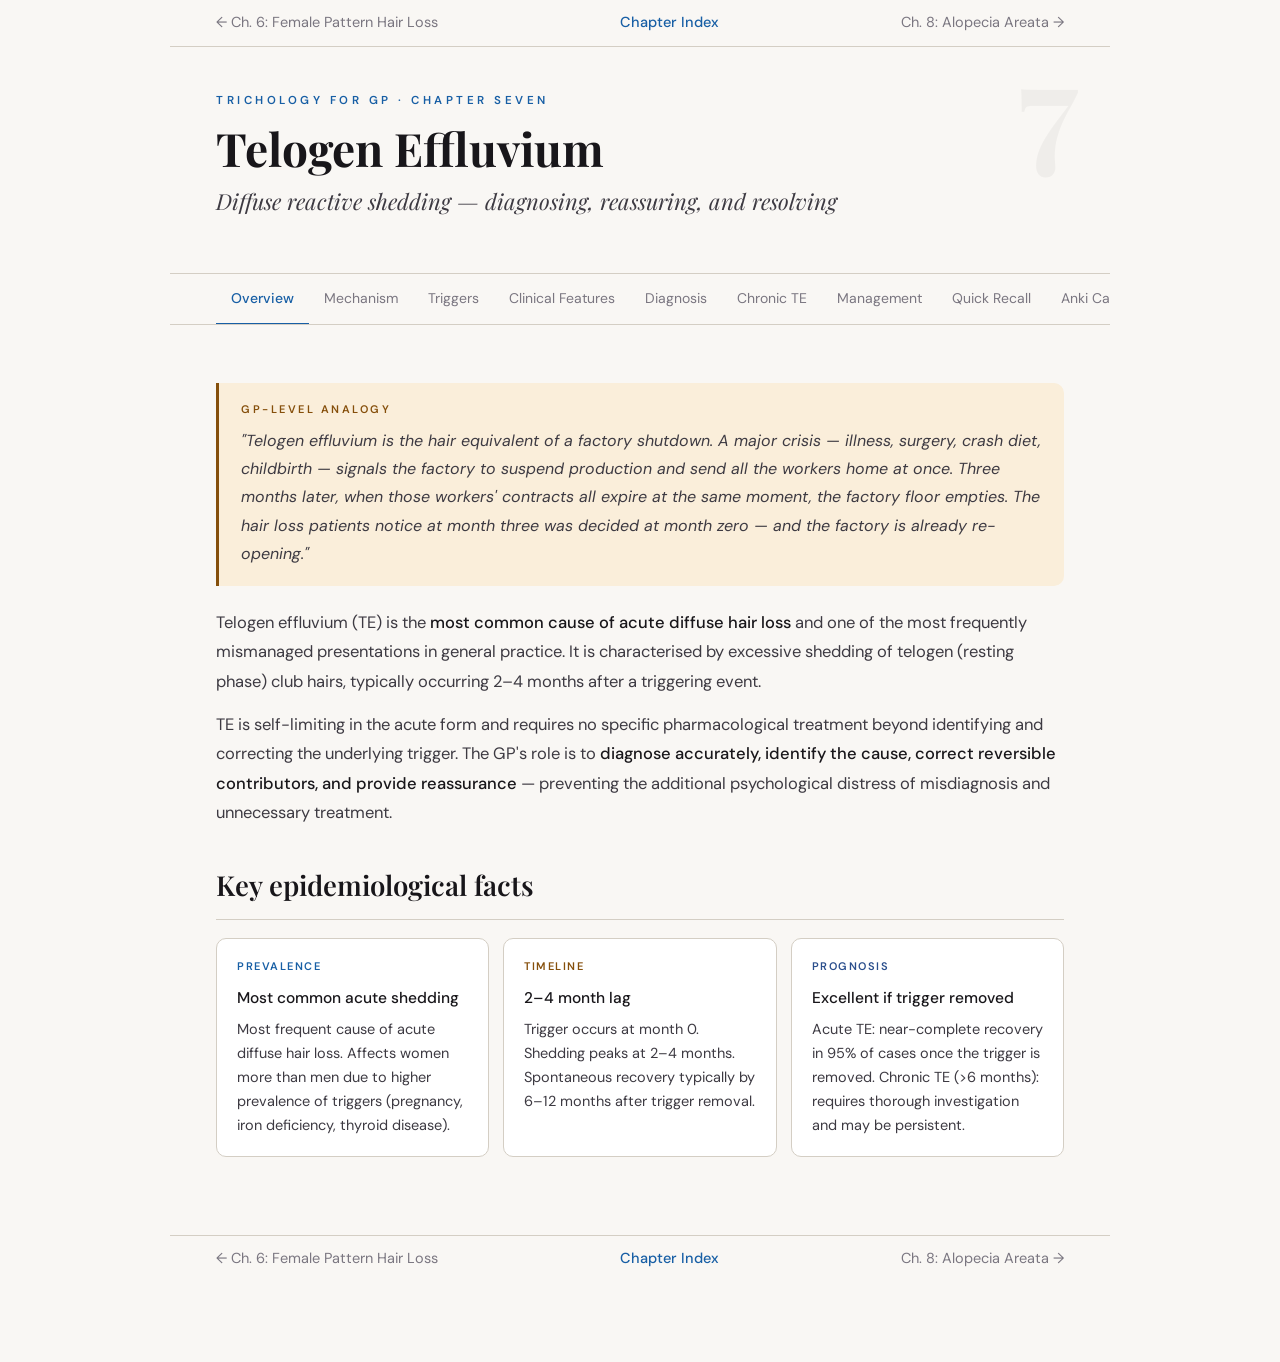
<file: chapter_07_telogen_effluvium.html>
<!DOCTYPE html>
<html lang="en">
<head>
<meta charset="UTF-8">
<meta name="viewport" content="width=device-width, initial-scale=1.0">
<title>Chapter 7 — Telogen Effluvium | Trichology for GP</title>
<link rel="stylesheet" href="shared.css">
<style>
@import url('https://fonts.googleapis.com/css2?family=Playfair+Display:ital,wght@0,400;0,600;0,700;1,400;1,600&family=DM+Sans:wght@300;400;500;600&display=swap');
:root{--ink:#18161A;--ink2:#3d3a42;--ink3:#7a7680;--bg:#F9F7F4;--bg2:#F2EFE9;--bg3:#E8E3DB;--rule:#D4CEC4;--ch-accent:#185FA5;--teal:#1a6b6b;--teal2:#e6f5f5;--gold:#9a7228;--gold2:#c49a3c;--goldbg:#fdf6e4;--coral:#b84a2a;--coralbg:#fdf0ec;--blue:#2a4e8c;--bluebg:#edf2fc;--green:#2a6a3a;--greenbg:#edf6ee;--purple:#5a2a8c;--purplebg:#f0eafc;--red:#aa2020;--redbg:#fceaea;--info:#185FA5;--infobg:#E6F1FB;--success:#3B6D11;--successbg:#EAF3DE;--warning:#854F0B;--warningbg:#FAEEDA;--danger:#A32D2D;--dangerbg:#FCEBEB}
body{font-family:'DM Sans',sans-serif;background:var(--bg);color:var(--ink);line-height:1.78;font-size:16.5px;max-width:940px;margin:0 auto;padding-bottom:80px}
.ch-header{padding:44px 46px 32px;border-bottom:0.5px solid var(--rule);position:relative;overflow:hidden}
.header-number{font-family:'Playfair Display',serif;font-size:132px;font-weight:700;color:rgba(0,0,0,0.04);position:absolute;right:32px;top:-10px;line-height:1;user-select:none}
.eyebrow{font-size:11.5px;font-weight:600;letter-spacing:3.5px;text-transform:uppercase;color:var(--info);margin-bottom:12px}
.ch-title{font-family:'Playfair Display',serif;font-size:46px;font-weight:700;line-height:1.1;margin-bottom:8px;position:relative;z-index:1}
.ch-sub{font-family:'Playfair Display',serif;font-size:22px;font-style:italic;color:var(--ink2);margin-bottom:20px}
.nav{display:flex;border-bottom:1px solid var(--rule);padding:0 46px;position:sticky;top:0;z-index:200;background:var(--bg);overflow-x:auto;gap:0}
.nav::-webkit-scrollbar{height:0}
.nt{font-size:14px;color:var(--ink3);padding:12px 15px;cursor:pointer;border-bottom:2px solid transparent;margin-bottom:-1px;white-space:nowrap;transition:all .18s;text-decoration:none}
.nt:hover{color:var(--ink)}
.nt.on{color:var(--info);border-bottom-color:var(--info);font-weight:500}
.sec{display:none;padding:36px 46px 20px}
.sec.on{display:block}
h2{font-family:'Playfair Display',serif;font-size:27.5px;font-weight:600;margin:34px 0 13px;padding-bottom:9px;border-bottom:1px solid var(--rule)}
h3{font-family:'Playfair Display',serif;font-size:21px;font-weight:500;font-style:italic;color:var(--ink2);margin:22px 0 10px}
p{margin-bottom:14px;color:var(--ink2);font-size:16.5px}
strong{color:var(--ink);font-weight:500}
.box-gp{background:var(--warningbg);border-left:3px solid var(--warning);padding:17px 22px;margin:22px 0;border-radius:0 10px 10px 0}
.box-gp .lbl{font-size:11px;font-weight:600;letter-spacing:2.5px;text-transform:uppercase;color:var(--warning);margin-bottom:7px}
.box-gp p{font-style:italic;color:var(--ink2);margin:0;font-size:16px}
.box-key{background:var(--infobg);border-left:3px solid var(--info);padding:15px 20px;margin:16px 0;border-radius:0 8px 8px 0}
.box-key .lbl{font-size:11px;font-weight:600;letter-spacing:2.5px;text-transform:uppercase;color:var(--info);margin-bottom:5px}
.box-key p{margin:0;color:var(--blue);font-size:15.5px}
.box-info{background:var(--infobg);border-left:3px solid var(--info);padding:15px 20px;margin:16px 0;border-radius:0 8px 8px 0}
.box-info .lbl{font-size:11px;font-weight:600;letter-spacing:2.5px;text-transform:uppercase;color:var(--info);margin-bottom:5px}
.box-info p{margin:0;color:var(--blue);font-size:15.5px}
.box-warn{background:var(--dangerbg);border-left:3px solid var(--danger);padding:15px 20px;margin:16px 0;border-radius:0 8px 8px 0}
.box-warn .lbl{font-size:11px;font-weight:600;letter-spacing:2.5px;text-transform:uppercase;color:var(--danger);margin-bottom:5px}
.box-warn p{margin:0;color:#5a1010;font-size:15.5px}
.box-amber{background:var(--warningbg);border-left:3px solid var(--warning);padding:15px 20px;margin:16px 0;border-radius:0 8px 8px 0}
.box-amber .lbl{font-size:11px;font-weight:600;letter-spacing:2.5px;text-transform:uppercase;color:var(--warning);margin-bottom:5px}
.box-amber p{margin:0;color:#4a2800;font-size:15.5px}
.dcard{background:#fff;border:1px solid var(--rule);border-radius:12px;padding:24px;margin:24px 0}
.dcard-title{font-size:11.5px;font-weight:600;letter-spacing:2px;text-transform:uppercase;color:var(--ink3);margin-bottom:16px}
.dcard-cap{font-size:14.5px;font-style:italic;color:var(--ink3);margin-top:14px;text-align:center;line-height:1.65}
.dtable{width:100%;border-collapse:collapse;margin:20px 0;font-size:15.5px}
.dtable th{background:var(--bg2);font-size:12px;font-weight:500;letter-spacing:1px;text-transform:uppercase;color:var(--ink3);padding:11px 15px;text-align:left;border-bottom:1px solid var(--rule)}
.dtable td{padding:11px 15px;border-bottom:1px solid var(--rule);vertical-align:top}
.dtable tr:last-child td{border-bottom:none}
.dtable td:first-child{font-weight:500;color:var(--ink)}
.dtable tr:hover td{background:var(--bg)}
.fcard{background:#fff;border:1px solid var(--rule);border-radius:10px;padding:18px 20px}
.fcard .ftag{font-size:11px;font-weight:600;letter-spacing:1.5px;text-transform:uppercase;margin-bottom:8px}
.fcard .ftitle{font-size:15.5px;font-weight:500;color:var(--ink);margin-bottom:6px}
.fcard .fdesc{font-size:14.5px;color:var(--ink2);line-height:1.65}
.trigger-grid{display:grid;grid-template-columns:repeat(4,1fr);gap:10px;margin:18px 0}
.trigger-card{background:#fff;border:1px solid var(--rule);border-radius:8px;padding:14px 12px;text-align:center}
.trigger-letter{font-family:'Playfair Display',serif;font-size:35px;font-weight:600;margin-bottom:6px;line-height:1}
.trigger-name{font-size:13px;font-weight:500;color:var(--ink);margin-bottom:4px}
.trigger-desc{font-size:11.5px;color:var(--ink3);line-height:1.45}
.rcrd{background:var(--bg2);border:1px solid var(--rule);border-radius:12px;padding:22px}
.rcrd h4{font-family:'Playfair Display',serif;font-size:18.5px;font-weight:600;margin-bottom:10px;color:var(--ink)}
.rcrd .mnem{font-size:22px;font-weight:600;letter-spacing:4px;color:var(--info);font-family:'DM Sans',sans-serif;margin-bottom:10px}
.rcrd ul{list-style:none;font-size:14.5px;line-height:2.1;color:var(--ink2)}
.rcrd ul li::before{content:"→ ";color:var(--ink3)}
.rcrd ul strong{color:var(--info)}
/* Flashcards */
.pbar-wrap{display:flex;align-items:center;gap:12px;margin-bottom:18px}
.pbar{flex:1;height:3px;background:var(--rule);border-radius:2px}
.pfill{height:100%;background:var(--info);border-radius:2px;transition:width .4s}
.pct{font-size:13px;color:var(--ink3);min-width:72px;text-align:right}
.fcrd{height:210px;perspective:1000px;cursor:pointer;margin-bottom:14px}
.fc-inner{position:relative;width:100%;height:100%;transform-style:preserve-3d;transition:transform .48s cubic-bezier(.4,0,.2,1)}
.fc-inner.flip{transform:rotateY(180deg)}
.fc-front,.fc-back{position:absolute;inset:0;border-radius:12px;backface-visibility:hidden;display:flex;flex-direction:column;justify-content:center;align-items:center;padding:28px 32px;text-align:center}
.fc-front{background:#fff;border:1px solid var(--rule)}
.fc-front .fc-cat{font-size:11px;font-weight:600;letter-spacing:2.5px;text-transform:uppercase;color:var(--info);margin-bottom:10px}
.fc-front .fc-q{font-family:'Playfair Display',serif;font-size:18.5px;font-weight:500;color:var(--ink);line-height:1.45}
.fc-back{background:var(--infobg);transform:rotateY(180deg)}
.fc-back .fc-a{font-size:16px;color:var(--blue);line-height:1.7;white-space:pre-line}
.fc-back .fc-tip{font-size:12px;color:var(--blue);margin-top:10px;opacity:.72}
.hint-txt{font-size:13px;color:var(--ink3);text-align:center;margin-bottom:6px}
.fc-btns{display:flex;gap:10px;justify-content:center}
.fcbtn{font-family:'DM Sans',sans-serif;font-size:14.5px;padding:9px 20px;border-radius:8px;border:1px solid var(--rule);background:#fff;color:var(--ink2);cursor:pointer;transition:all .14s}
.fcbtn:hover{background:var(--bg2)}
.fcbtn.pri{background:var(--infobg);color:var(--blue);border-color:var(--info)}
.fc-ctrl{display:flex;gap:10px;justify-content:center;margin-top:12px}
.fc-ctrl button{font-size:13px;color:var(--gold);background:none;border:none;cursor:pointer;text-decoration:underline;font-family:'DM Sans',sans-serif}
.fc-done{display:none;background:var(--successbg);border:1px solid #a0d080;border-radius:10px;padding:18px;text-align:center;margin-top:14px}
.fc-done h3{font-family:'Playfair Display',serif;color:var(--green);font-size:20px;margin-bottom:6px}
.fc-done p{color:#2a5a1a;font-size:14.5px;margin:0}
.ref-list{list-style:none;margin:14px 0}
.ref-list li{font-size:14.5px;color:var(--ink2);padding:9px 0;border-bottom:1px solid var(--rule);line-height:1.65}
.ref-list li:last-child{border-bottom:none}
.ref-list li .rn{font-weight:500;color:var(--ink);margin-right:5px}
@media(max-width:640px){
  .trigger-grid{grid-template-columns:1fr 1fr}
  .ch-header,.nav,.sec{padding-left:20px;padding-right:20px}
}
</style>
</head>
<body>

<div class="ch-nav">
  <a href="chapter_06_female_fphl.html">← Ch. 6: Female Pattern Hair Loss</a>
  <a class="ch-nav-index" href="index.html">Chapter Index</a>
  <a href="chapter_08_alopecia_areata.html">Ch. 8: Alopecia Areata →</a>
</div>

<div class="ch-header">
  <div class="header-number">7</div>
  <div class="eyebrow">Trichology for GP · Chapter Seven</div>
  <div class="ch-title">Telogen Effluvium</div>
  <div class="ch-sub">Diffuse reactive shedding — diagnosing, reassuring, and resolving</div>
</div>

<div class="nav">
  <div class="nt on" onclick="showSec('intro')">Overview</div>
  <div class="nt" onclick="showSec('mechanism')">Mechanism</div>
  <div class="nt" onclick="showSec('triggers')">Triggers</div>
  <div class="nt" onclick="showSec('clinical')">Clinical Features</div>
  <div class="nt" onclick="showSec('diagnosis')">Diagnosis</div>
  <div class="nt" onclick="showSec('chronic')">Chronic TE</div>
  <div class="nt" onclick="showSec('management')">Management</div>
  <div class="nt" onclick="showSec('recall')">Quick Recall</div>
  <div class="nt" onclick="showSec('flashcards')">Anki Cards</div>
  <div class="nt" onclick="showSec('references')">References</div>
</div>

<!-- OVERVIEW -->
<div class="sec on" id="sec-intro">
  <div class="box-gp">
    <div class="lbl">GP-Level Analogy</div>
    <p>"Telogen effluvium is the hair equivalent of a factory shutdown. A major crisis — illness, surgery, crash diet, childbirth — signals the factory to suspend production and send all the workers home at once. Three months later, when those workers' contracts all expire at the same moment, the factory floor empties. The hair loss patients notice at month three was decided at month zero — and the factory is already re-opening."</p>
  </div>
  <p>Telogen effluvium (TE) is the <strong>most common cause of acute diffuse hair loss</strong> and one of the most frequently mismanaged presentations in general practice. It is characterised by excessive shedding of telogen (resting phase) club hairs, typically occurring 2–4 months after a triggering event.</p>
  <p>TE is self-limiting in the acute form and requires no specific pharmacological treatment beyond identifying and correcting the underlying trigger. The GP's role is to <strong>diagnose accurately, identify the cause, correct reversible contributors, and provide reassurance</strong> — preventing the additional psychological distress of misdiagnosis and unnecessary treatment.</p>

  <h2>Key epidemiological facts</h2>
  <div class="grid3">
    <div class="fcard"><div class="ftag" style="color:var(--info)">Prevalence</div><div class="ftitle">Most common acute shedding</div><div class="fdesc">Most frequent cause of acute diffuse hair loss. Affects women more than men due to higher prevalence of triggers (pregnancy, iron deficiency, thyroid disease).</div></div>
    <div class="fcard"><div class="ftag" style="color:var(--warning)">Timeline</div><div class="ftitle">2–4 month lag</div><div class="fdesc">Trigger occurs at month 0. Shedding peaks at 2–4 months. Spontaneous recovery typically by 6–12 months after trigger removal.</div></div>
    <div class="fcard"><div class="ftag" style="color:var(--blue)">Prognosis</div><div class="ftitle">Excellent if trigger removed</div><div class="fdesc">Acute TE: near-complete recovery in 95% of cases once the trigger is removed. Chronic TE (&gt;6 months): requires thorough investigation and may be persistent.</div></div>
  </div>
</div>

<!-- MECHANISM -->
<div class="sec" id="sec-mechanism">
  <h2>Mechanism of telogen effluvium</h2>
  <p>TE occurs when a systemic stressor causes a <strong>synchronised, premature shift of anagen follicles into telogen</strong>. This results in a cohort of follicles all reaching the end of their telogen phase simultaneously — producing a wave of shedding 2–4 months later.</p>

  <div class="dcard">
    <div class="dcard-title">Fig 7.1 — Timeline of telogen effluvium from trigger to recovery</div>
    <svg width="100%" viewBox="0 0 680 240">
      <defs><marker id="ar" viewBox="0 0 10 10" refX="8" refY="5" markerWidth="6" markerHeight="6" orient="auto-start-reverse"><path d="M2 1L8 5L2 9" fill="none" stroke="context-stroke" stroke-width="1.5" stroke-linecap="round" stroke-linejoin="round"/></marker></defs>
      <!-- Timeline axis -->
      <line x1="40" y1="120" x2="648" y2="120" stroke="#c8c2b8" stroke-width="1.5" marker-end="url(#ar)"/>
      <!-- Month markers -->
      <line x1="80" y1="112" x2="80" y2="128" stroke="#c8c2b8" stroke-width="1"/>
      <text font-family="DM Sans,sans-serif" font-size="10" fill="#7a7888" x="80" y="142" text-anchor="middle">Month 0</text>
      <line x1="200" y1="112" x2="200" y2="128" stroke="#c8c2b8" stroke-width="1"/>
      <text font-family="DM Sans,sans-serif" font-size="10" fill="#7a7888" x="200" y="142" text-anchor="middle">Month 1–2</text>
      <line x1="320" y1="112" x2="320" y2="128" stroke="#c8c2b8" stroke-width="1"/>
      <text font-family="DM Sans,sans-serif" font-size="10" fill="#7a7888" x="320" y="142" text-anchor="middle">Month 2–4</text>
      <line x1="440" y1="112" x2="440" y2="128" stroke="#c8c2b8" stroke-width="1"/>
      <text font-family="DM Sans,sans-serif" font-size="10" fill="#7a7888" x="440" y="142" text-anchor="middle">Month 4–6</text>
      <line x1="560" y1="112" x2="560" y2="128" stroke="#c8c2b8" stroke-width="1"/>
      <text font-family="DM Sans,sans-serif" font-size="10" fill="#7a7888" x="560" y="142" text-anchor="middle">Month 6–12</text>
      <!-- Event 1: Trigger -->
      <circle cx="80" cy="120" r="10" fill="#8a1818"/>
      <text font-family="DM Sans,sans-serif" font-size="10" fill="#fff" x="80" y="123" text-anchor="middle" dominant-baseline="central" font-weight="500">T</text>
      <rect x="30" y="30" width="100" height="52" rx="8" fill="#fceaea" stroke="#8a1818" stroke-width="0.8"/>
      <text font-family="DM Sans,sans-serif" font-size="11" font-weight="500" fill="#8a1818" x="80" y="50" text-anchor="middle" dominant-baseline="central">TRIGGER</text>
      <text font-family="DM Sans,sans-serif" font-size="10" fill="#aa3030" x="80" y="68" text-anchor="middle" dominant-baseline="central">Anagen → Telogen</text>
      <line x1="80" y1="82" x2="80" y2="110" stroke="#8a1818" stroke-width="0.8" stroke-dasharray="3 2"/>
      <!-- Event 2: Silent phase -->
      <rect x="148" y="30" width="104" height="52" rx="8" fill="#f6f4f0" stroke="#c8c2b8" stroke-width="0.8"/>
      <text font-family="DM Sans,sans-serif" font-size="11" font-weight="500" fill="#3a3844" x="200" y="50" text-anchor="middle" dominant-baseline="central">Silent phase</text>
      <text font-family="DM Sans,sans-serif" font-size="10" fill="#7a7888" x="200" y="68" text-anchor="middle" dominant-baseline="central">Hairs in telogen</text>
      <!-- Event 3: Shedding peak -->
      <circle cx="320" cy="120" r="10" fill="#7a4a00"/>
      <text font-family="DM Sans,sans-serif" font-size="10" fill="#fff" x="320" y="123" text-anchor="middle" dominant-baseline="central" font-weight="500">S</text>
      <rect x="268" y="30" width="104" height="52" rx="8" fill="#fdf0d8" stroke="#c49a3c" stroke-width="0.8"/>
      <text font-family="DM Sans,sans-serif" font-size="11" font-weight="500" fill="#7a4a00" x="320" y="50" text-anchor="middle" dominant-baseline="central">SHEDDING PEAK</text>
      <text font-family="DM Sans,sans-serif" font-size="10" fill="#aa7020" x="320" y="68" text-anchor="middle" dominant-baseline="central">100–300+ hairs/day</text>
      <line x1="320" y1="82" x2="320" y2="110" stroke="#7a4a00" stroke-width="0.8" stroke-dasharray="3 2"/>
      <!-- Event 4: New anagen -->
      <rect x="388" y="30" width="104" height="52" rx="8" fill="#e4f4ec" stroke="#1a5030" stroke-width="0.8"/>
      <text font-family="DM Sans,sans-serif" font-size="11" font-weight="500" fill="#1a5030" x="440" y="50" text-anchor="middle" dominant-baseline="central">New anagen</text>
      <text font-family="DM Sans,sans-serif" font-size="10" fill="#2a7040" x="440" y="68" text-anchor="middle" dominant-baseline="central">Regrowth begins</text>
      <!-- Event 5: Recovery -->
      <circle cx="560" cy="120" r="10" fill="#1a5030"/>
      <text font-family="DM Sans,sans-serif" font-size="10" fill="#fff" x="560" y="123" text-anchor="middle" dominant-baseline="central" font-weight="500">R</text>
      <rect x="508" y="30" width="104" height="52" rx="8" fill="#e4f4ec" stroke="#1a5030" stroke-width="0.8"/>
      <text font-family="DM Sans,sans-serif" font-size="11" font-weight="500" fill="#1a5030" x="560" y="50" text-anchor="middle" dominant-baseline="central">RECOVERY</text>
      <text font-family="DM Sans,sans-serif" font-size="10" fill="#2a7040" x="560" y="68" text-anchor="middle" dominant-baseline="central">Normal density restored</text>
      <line x1="560" y1="82" x2="560" y2="110" stroke="#1a5030" stroke-width="0.8" stroke-dasharray="3 2"/>
      <!-- Patient consults GP note -->
      <rect x="250" y="160" width="180" height="44" rx="8" fill="#fdf0d8" stroke="#c49a3c" stroke-width="1.2"/>
      <line x1="320" y1="130" x2="320" y2="158" stroke="#c49a3c" stroke-width="0.8" stroke-dasharray="3 2"/>
      <text font-family="DM Sans,sans-serif" font-size="11" font-weight="500" fill="#7a4a00" x="340" y="179" text-anchor="middle" dominant-baseline="central">Patient seeks GP here</text>
      <text font-family="DM Sans,sans-serif" font-size="9" fill="#aa7020" x="340" y="194" text-anchor="middle" dominant-baseline="central">"but it started on its own!"</text>
    </svg>
    <div class="dcard-cap">Fig 7.1: TE timeline from trigger to recovery. The critical teaching point: when the patient presents with distressing shedding (month 2–4), the trigger happened 2–4 months earlier and the body has often already begun correcting itself. Regrowth begins before shedding even stops.</div>
  </div>

  <h3>Kligman's five types of telogen effluvium</h3>
  <p>Kligman (1961) described five pathophysiological mechanisms producing TE. Understanding them helps identify the cause and predict the course.</p>
  <table class="dtable">
    <thead><tr><th>Type</th><th>Mechanism</th><th>Clinical example</th></tr></thead>
    <tbody>
      <tr><td>Immediate anagen release</td><td>Sudden premature termination of anagen → rapid telogen entry</td><td>High fever, acute severe illness, crash dieting</td></tr>
      <tr><td>Delayed anagen release</td><td>Prolonged anagen (e.g. pregnancy) followed by synchronised release</td><td>Postpartum effluvium — most dramatic TE type</td></tr>
      <tr><td>Short anagen effluvium</td><td>Constitutionally shortened anagen duration → rapid cycling</td><td>Chronic TE — hair never seems to grow long</td></tr>
      <tr><td>Immediate telogen release</td><td>Early exogen — premature shedding of normal telogen hairs</td><td>Stopping minoxidil</td></tr>
      <tr><td>Delayed telogen release</td><td>Prolonged telogen → delayed mass shedding in spring/summer</td><td>Seasonal shedding (physiological, minor)</td></tr>
    </tbody>
  </table>

  <div class="box-gp">
    <div class="lbl">GP Analogy — The 3-month rule</div>
    <p>"When a patient tells you their hair started falling out in October, ask what happened in June. Telogen effluvium always points backwards in time. The crime was committed 2–4 months before the body reports it."</p>
  </div>
</div>

<!-- TRIGGERS -->
<div class="sec" id="sec-triggers">
  <h2>Triggers — the CHIPS framework</h2>
  <p>The most common triggers can be remembered with the <strong>CHIPS</strong> mnemonic. Always ask about events 2–4 months before the onset of shedding.</p>

  <div class="trigger-grid">
    <div class="trigger-card">
      <div class="trigger-letter" style="color:#8a1818">C</div>
      <div class="trigger-name">Childbirth / Hormonal</div>
      <div class="trigger-desc">Postpartum (most dramatic TE). OCP cessation. Menopause. HRT changes.</div>
    </div>
    <div class="trigger-card">
      <div class="trigger-letter" style="color:#7a4a00">H</div>
      <div class="trigger-name">High fever / Illness</div>
      <div class="trigger-desc">COVID-19, influenza, malaria, sepsis. Any systemic illness with fever &gt;38.5°C.</div>
    </div>
    <div class="trigger-card">
      <div class="trigger-letter" style="color:#1a5030">I</div>
      <div class="trigger-name">Iron / Nutritional</div>
      <div class="trigger-desc">Iron deficiency (most common correctable cause in women). Rapid weight loss, crash dieting, protein malnutrition, post-bariatric surgery.</div>
    </div>
    <div class="trigger-card">
      <div class="trigger-letter" style="color:#4a1a78">P</div>
      <div class="trigger-name">Psychological / Physical stress</div>
      <div class="trigger-desc">Major surgery, trauma, bereavement, job loss, relationship breakdown. CRH receptors on follicle mediate stress response.</div>
    </div>
  </div>

  <p style="margin-top:4px">Plus <strong>S — Systemic disease</strong>: thyroid disease (most important — both hypo and hyper), SLE, inflammatory bowel disease, renal disease, hepatic disease, malignancy.</p>

  <div class="dcard">
    <div class="dcard-title">Fig 7.2 — Common triggers mapped to onset timing</div>
    <svg width="100%" viewBox="0 0 680 320">
      <defs><marker id="ar2" viewBox="0 0 10 10" refX="8" refY="5" markerWidth="6" markerHeight="6" orient="auto-start-reverse"><path d="M2 1L8 5L2 9" fill="none" stroke="context-stroke" stroke-width="1.5" stroke-linecap="round" stroke-linejoin="round"/></marker></defs>
      <!-- Category boxes -->
      <rect x="20" y="20" width="195" height="275" rx="10" fill="#fceaea" stroke="#8a1818" stroke-width="0.8"/>
      <text font-family="DM Sans,sans-serif" font-size="11" font-weight="500" fill="#8a1818" x="117" y="40" text-anchor="middle">C — Hormonal / Childbirth</text>
      <text font-family="DM Sans,sans-serif" font-size="10" fill="#aa3030" x="117" y="58" text-anchor="middle">• Postpartum (peak 3–6 mo)</text>
      <text font-family="DM Sans,sans-serif" font-size="10" fill="#aa3030" x="117" y="74" text-anchor="middle">• OCP cessation (1–3 mo)</text>
      <text font-family="DM Sans,sans-serif" font-size="10" fill="#aa3030" x="117" y="90" text-anchor="middle">• Menopause transition</text>
      <text font-family="DM Sans,sans-serif" font-size="10" fill="#aa3030" x="117" y="106" text-anchor="middle">• Thyroid (hypo/hyper)</text>
      <text font-family="DM Sans,sans-serif" font-size="10" fill="#aa3030" x="117" y="122" text-anchor="middle">• Post-miscarriage/TOP</text>
      <text font-family="DM Sans,sans-serif" font-size="10" fill="#aa3030" x="117" y="138" text-anchor="middle">• PCOS treatment changes</text>
      <rect x="225" y="20" width="195" height="275" rx="10" fill="#fdf0d8" stroke="#c49a3c" stroke-width="0.8"/>
      <text font-family="DM Sans,sans-serif" font-size="11" font-weight="500" fill="#7a4a00" x="322" y="40" text-anchor="middle">H + P — Illness / Stress</text>
      <text font-family="DM Sans,sans-serif" font-size="10" fill="#aa7020" x="322" y="58" text-anchor="middle">• COVID-19 (very common)</text>
      <text font-family="DM Sans,sans-serif" font-size="10" fill="#aa7020" x="322" y="74" text-anchor="middle">• Influenza, high fever</text>
      <text font-family="DM Sans,sans-serif" font-size="10" fill="#aa7020" x="322" y="90" text-anchor="middle">• Major surgery / GA</text>
      <text font-family="DM Sans,sans-serif" font-size="10" fill="#aa7020" x="322" y="106" text-anchor="middle">• ICU admission</text>
      <text font-family="DM Sans,sans-serif" font-size="10" fill="#aa7020" x="322" y="122" text-anchor="middle">• Bereavement</text>
      <text font-family="DM Sans,sans-serif" font-size="10" fill="#aa7020" x="322" y="138" text-anchor="middle">• Severe psychological stress</text>
      <rect x="430" y="20" width="230" height="275" rx="10" fill="#e4f4ec" stroke="#1a5030" stroke-width="0.8"/>
      <text font-family="DM Sans,sans-serif" font-size="11" font-weight="500" fill="#1a5030" x="545" y="40" text-anchor="middle">I + S — Nutritional / Systemic</text>
      <text font-family="DM Sans,sans-serif" font-size="10" fill="#2a7040" x="545" y="58" text-anchor="middle">• Iron deficiency (ferritin &lt;30)</text>
      <text font-family="DM Sans,sans-serif" font-size="10" fill="#2a7040" x="545" y="74" text-anchor="middle">• Crash diet / &gt;15% weight loss</text>
      <text font-family="DM Sans,sans-serif" font-size="10" fill="#2a7040" x="545" y="90" text-anchor="middle">• Post-bariatric surgery</text>
      <text font-family="DM Sans,sans-serif" font-size="10" fill="#2a7040" x="545" y="106" text-anchor="middle">• Protein malnutrition</text>
      <text font-family="DM Sans,sans-serif" font-size="10" fill="#2a7040" x="545" y="122" text-anchor="middle">• Zinc, Vitamin D deficiency</text>
      <text font-family="DM Sans,sans-serif" font-size="10" fill="#2a7040" x="545" y="138" text-anchor="middle">• Inflammatory bowel disease</text>
      <!-- Drug table subset -->
      <rect x="20" y="175" width="195" height="110" rx="8" fill="#f6f4f0" stroke="#ccc" stroke-width="0.5" stroke-dasharray="3 2"/>
      <text font-family="DM Sans,sans-serif" font-size="10" font-weight="500" fill="#3a3844" x="117" y="190" text-anchor="middle">Drug-induced TE:</text>
      <text font-family="DM Sans,sans-serif" font-size="10" fill="#5a5868" x="117" y="206" text-anchor="middle">Anticoagulants, retinoids</text>
      <text font-family="DM Sans,sans-serif" font-size="10" fill="#5a5868" x="117" y="222" text-anchor="middle">Beta-blockers, lithium</text>
      <text font-family="DM Sans,sans-serif" font-size="10" fill="#5a5868" x="117" y="238" text-anchor="middle">Antithyroid drugs</text>
      <text font-family="DM Sans,sans-serif" font-size="10" fill="#5a5868" x="117" y="254" text-anchor="middle">Chemotherapy</text>
      <text font-family="DM Sans,sans-serif" font-size="10" fill="#5a5868" x="117" y="270" text-anchor="middle">ACE inhibitors</text>
      <rect x="225" y="175" width="195" height="110" rx="8" fill="#f6f4f0" stroke="#ccc" stroke-width="0.5" stroke-dasharray="3 2"/>
      <text font-family="DM Sans,sans-serif" font-size="10" font-weight="500" fill="#3a3844" x="322" y="190" text-anchor="middle">Typical onset after trigger:</text>
      <text font-family="DM Sans,sans-serif" font-size="10" fill="#5a5868" x="322" y="206" text-anchor="middle">Fever/illness → 6–8 weeks</text>
      <text font-family="DM Sans,sans-serif" font-size="10" fill="#5a5868" x="322" y="222" text-anchor="middle">Postpartum → 3–6 months</text>
      <text font-family="DM Sans,sans-serif" font-size="10" fill="#5a5868" x="322" y="238" text-anchor="middle">Surgery → 2–3 months</text>
      <text font-family="DM Sans,sans-serif" font-size="10" fill="#5a5868" x="322" y="254" text-anchor="middle">Iron deficiency → ongoing</text>
      <text font-family="DM Sans,sans-serif" font-size="10" fill="#5a5868" x="322" y="270" text-anchor="middle">OCP cessation → 1–4 months</text>
    </svg>
    <div class="dcard-cap">Fig 7.2: Common TE triggers grouped by category. Always ask about the 2–4 month lookback window. COVID-19 has become one of the most common triggers since 2020, with TE reported in 25–33% of patients post-infection.</div>
  </div>

  <h3>Drugs causing telogen effluvium</h3>
  <table class="dtable">
    <thead><tr><th>Drug class</th><th>Examples</th><th>Mechanism</th></tr></thead>
    <tbody>
      <tr><td>Anticoagulants</td><td>Warfarin, heparin, DOACs</td><td>Telogen induction — unknown exact mechanism</td></tr>
      <tr><td>Retinoids</td><td>Isotretinoin, acitretin</td><td>Dose-dependent anagen arrest → TE at 2–3 months</td></tr>
      <tr><td>Beta-blockers</td><td>Propranolol, atenolol, metoprolol</td><td>Unknown — possibly through catecholamine suppression</td></tr>
      <tr><td>Antithyroid drugs</td><td>Carbimazole, propylthiouracil</td><td>Direct effect on thyroid-dependent hair cycle</td></tr>
      <tr><td>Lithium</td><td>Lithium carbonate</td><td>Anagen shortening — dose-related</td></tr>
      <tr><td>ACE inhibitors</td><td>Captopril, enalapril</td><td>Bradykinin-mediated follicular effect</td></tr>
      <tr><td>Cytotoxic agents</td><td>Cyclophosphamide, taxanes</td><td>Anagen effluvium (different mechanism — matrix arrest)</td></tr>
    </tbody>
  </table>
</div>

<!-- CLINICAL FEATURES -->
<div class="sec" id="sec-clinical">
  <h2>Clinical features</h2>
  <p>TE has a characteristic clinical presentation that allows confident diagnosis in most cases. The combination of diffuse shedding, normal scalp, positive pull test, and a relevant preceding trigger is pathognomonic.</p>

  <div class="dcard">
    <div class="dcard-title">Fig 7.3 — Clinical examination findings in acute TE</div>
    <svg width="100%" viewBox="0 0 680 290">
      <defs><marker id="ar3" viewBox="0 0 10 10" refX="8" refY="5" markerWidth="6" markerHeight="6" orient="auto-start-reverse"><path d="M2 1L8 5L2 9" fill="none" stroke="context-stroke" stroke-width="1.5" stroke-linecap="round" stroke-linejoin="round"/></marker></defs>
      <!-- Head top view -->
      <ellipse cx="190" cy="145" rx="135" ry="148" fill="#f5dcc8" stroke="#c8906a" stroke-width="1.2"/>
      <!-- Diffuse, uniform thinning -->
      <ellipse cx="190" cy="48" rx="90" ry="32" fill="#2C2C2A" opacity="0.55"/>
      <ellipse cx="68" cy="145" rx="21" ry="68" fill="#2C2C2A" opacity="0.55"/>
      <ellipse cx="312" cy="145" rx="21" ry="68" fill="#2C2C2A" opacity="0.55"/>
      <ellipse cx="190" cy="260" rx="72" ry="20" fill="#2C2C2A" opacity="0.48"/>
      <!-- Crown — still has hair (diffuse, not patchy) -->
      <ellipse cx="190" cy="130" rx="64" ry="60" fill="#2C2C2A" opacity="0.28"/>
      <!-- Shed club hairs below -->
      <line x1="110" y1="260" x2="108" y2="285" stroke="#8a6040" stroke-width="2" stroke-linecap="round"/>
      <ellipse cx="108" cy="287" rx="4" ry="3" fill="#b08060"/>
      <line x1="140" y1="260" x2="142" y2="285" stroke="#8a6040" stroke-width="2" stroke-linecap="round"/>
      <ellipse cx="142" cy="287" rx="4" ry="3" fill="#b08060"/>
      <line x1="190" y1="264" x2="190" y2="285" stroke="#8a6040" stroke-width="2" stroke-linecap="round"/>
      <ellipse cx="190" cy="287" rx="4" ry="3" fill="#b08060"/>
      <line x1="240" y1="260" x2="238" y2="285" stroke="#8a6040" stroke-width="2" stroke-linecap="round"/>
      <ellipse cx="238" cy="287" rx="4" ry="3" fill="#b08060"/>
      <!-- Labels -->
      <line x1="190" y1="48" x2="392" y2="30" stroke="#B4B2A9" stroke-width="0.8" stroke-dasharray="3 2"/>
      <rect x="394" y="14" width="220" height="38" rx="6" fill="#fdf0d8" stroke="#c49a3c" stroke-width="0.5"/>
      <text font-family="DM Sans,sans-serif" font-size="11" font-weight="500" fill="#7a4a00" x="504" y="29" text-anchor="middle" dominant-baseline="central">Diffuse, uniform thinning</text>
      <text font-family="DM Sans,sans-serif" font-size="10" fill="#aa7020" x="504" y="44" text-anchor="middle" dominant-baseline="central">ALL zones — including occiput</text>
      <line x1="312" y1="145" x2="392" y2="110" stroke="#B4B2A9" stroke-width="0.8" stroke-dasharray="3 2"/>
      <rect x="394" y="92" width="220" height="38" rx="6" fill="#e4f4ec" stroke="#1a5030" stroke-width="0.5"/>
      <text font-family="DM Sans,sans-serif" font-size="11" font-weight="500" fill="#1a5030" x="504" y="107" text-anchor="middle" dominant-baseline="central">Normal-looking scalp</text>
      <text font-family="DM Sans,sans-serif" font-size="10" fill="#2a7040" x="504" y="122" text-anchor="middle" dominant-baseline="central">No inflammation, scale or fibrosis</text>
      <line x1="250" y1="145" x2="394" y2="170" stroke="#B4B2A9" stroke-width="0.8" stroke-dasharray="3 2"/>
      <rect x="394" y="152" width="220" height="38" rx="6" fill="#fceaea" stroke="#8a1818" stroke-width="0.5"/>
      <text font-family="DM Sans,sans-serif" font-size="11" font-weight="500" fill="#8a1818" x="504" y="167" text-anchor="middle" dominant-baseline="central">Positive pull test ALL zones</text>
      <text font-family="DM Sans,sans-serif" font-size="10" fill="#aa3030" x="504" y="182" text-anchor="middle" dominant-baseline="central">&gt;6 hairs — club bulbs (telogen)</text>
      <line x1="190" y1="284" x2="394" y2="240" stroke="#B4B2A9" stroke-width="0.8" stroke-dasharray="3 2"/>
      <rect x="394" y="222" width="220" height="38" rx="6" fill="#e6eef8" stroke="#1e4060" stroke-width="0.5"/>
      <text font-family="DM Sans,sans-serif" font-size="11" font-weight="500" fill="#1e4060" x="504" y="237" text-anchor="middle" dominant-baseline="central">Shed hairs with club bulbs</text>
      <text font-family="DM Sans,sans-serif" font-size="10" fill="#2a5a80" x="504" y="252" text-anchor="middle" dominant-baseline="central">White/pigmented telogen roots</text>
    </svg>
    <div class="dcard-cap">Fig 7.3: Clinical examination in acute TE. Diffuse thinning across ALL zones including the occipital scalp (unlike AGA where occipital zone is spared) with shed hairs showing white club bulbs. The scalp surface is entirely normal.</div>
  </div>

  <h3>What the shed hair looks like</h3>
  <div class="grid2">
    <div class="fcard">
      <div class="ftag" style="color:var(--info)">Telogen hair (TE)</div>
      <div class="ftitle">Club bulb — white/pigmented root</div>
      <div class="fdesc">A rounded, club-shaped, pale or pigmented bulb at the proximal end. The bulb is fully keratinised — no root sheath. This is normal telogen hair shed at exogen. Normal: up to 100/day. TE: 200–400+/day.</div>
    </div>
    <div class="fcard">
      <div class="ftag" style="color:var(--danger)">Anagen hair (effluvium)</div>
      <div class="ftitle">Tapered, fleshy anagen bulb</div>
      <div class="fdesc">A tapered, gel-covered, fleshy root sheath still attached. Indicates anagen effluvium (chemotherapy, radiation) — a different and more serious mechanism. Not typical of TE.</div>
    </div>
  </div>

  <h3>Patient-reported symptoms</h3>
  <table class="dtable">
    <thead><tr><th>Symptom</th><th>Typical in TE</th><th>Notes</th></tr></thead>
    <tbody>
      <tr><td>Hair on pillow, in shower drain</td><td>Yes — alarming quantity</td><td>Patients often count — 200–400/day common in acute TE</td></tr>
      <tr><td>Scalp symptoms (itch, pain, scale)</td><td>Absent in uncomplicated TE</td><td>Symptoms suggest co-morbidity (sebderm, psoriasis) or alternative diagnosis</td></tr>
      <tr><td>Diffuse scalp thinning visible</td><td>Moderate — visible when &gt;25% density lost</td><td>Less visible than AGA — uniform reduction rather than patterned</td></tr>
      <tr><td>Ponytail thickness reduced</td><td>Yes — objective measure</td><td>Useful patient-reported objective marker; elastic band circumference</td></tr>
      <tr><td>Anxiety about hair loss</td><td>Very common — often driving the consultation</td><td>Patients frequently convinced they will become bald — reassurance is key treatment</td></tr>
    </tbody>
  </table>
</div>

<!-- DIAGNOSIS -->
<div class="sec" id="sec-diagnosis">
  <h2>Diagnosis and investigation</h2>

  <div class="box-key">
    <div class="lbl">Diagnostic criteria</div>
    <p>Acute TE diagnosis: <strong>Diffuse shedding + club bulbs on shed hairs + positive pull test all zones + identified trigger 2–4 months prior + normal scalp + no miniaturisation on trichoscopy.</strong> No further investigations needed if all criteria met and trigger is obvious.</p>
  </div>

  <h3>The FTBVZ blood panel for TE</h3>
  <table class="dtable">
    <thead><tr><th>Test</th><th>Target</th><th>Why</th></tr></thead>
    <tbody>
      <tr><td><strong>F</strong>erritin</td><td>&gt;70 mcg/L for hair (not just lab range)</td><td>Iron deficiency — most common, most treatable contributor</td></tr>
      <tr><td><strong>T</strong>SH + free T4</td><td>TSH 0.4–4.5 mIU/L</td><td>Both hypo and hyperthyroid cause TE. Screen all women</td></tr>
      <tr><td><strong>B</strong>12 + folate</td><td>B12 &gt;200 ng/L; folate &gt;7 nmol/L</td><td>B12 deficiency (vegans, metformin users) + diet-related TE</td></tr>
      <tr><td><strong>V</strong>itamin D (25-OH)</td><td>&gt;50 nmol/L</td><td>Deficiency associated with hair loss; easily corrected</td></tr>
      <tr><td><strong>Z</strong>inc</td><td>&gt;10 µmol/L</td><td>Zinc deficiency — especially crash dieters, vegans</td></tr>
      <tr><td>FBC</td><td>Hb &gt;120 g/L (F)</td><td>Anaemia (but Hb can be normal with low ferritin)</td></tr>
      <tr><td>LFTs + urea/creatinine</td><td>Normal range</td><td>Systemic disease screen if no obvious trigger found</td></tr>
    </tbody>
  </table>

  <h3>Trichoscopy in TE</h3>
  <table class="dtable">
    <thead><tr><th>Finding</th><th>TE pattern</th><th>Contrast with AGA</th></tr></thead>
    <tbody>
      <tr><td>Hair shaft calibre</td><td>Uniform — all hairs same thickness</td><td>AGA: diversity — thick and miniaturised mixed</td></tr>
      <tr><td>Follicular openings</td><td>Present — ostia visible, normal</td><td>AGA: single-hair units from companion loss</td></tr>
      <tr><td>Miniaturisation ratio</td><td>&lt;10% — no significant miniaturisation</td><td>AGA: &gt;20% in vertex zone</td></tr>
      <tr><td>Pull test</td><td>Positive in all zones including occiput</td><td>AGA: positive frontal/vertex, negative occiput</td></tr>
      <tr><td>Yellow/black dots</td><td>Absent</td><td>AA: yellow + black dots prominent</td></tr>
      <tr><td>Perifollicular changes</td><td>None</td><td>LPP/FFA: peripilar cast, erythema</td></tr>
    </tbody>
  </table>

  <div class="box-info">
    <div class="lbl">TE or AGA — the most common diagnostic challenge</div>
    <p>TE and FPHL/AGA frequently co-exist, particularly in women over 35. The key question: <strong>Is there calibre diversity?</strong> Trichoscopy uniform calibre = TE. Calibre diversity = AGA (with or without TE). Many women have both — treat both. Never dismiss "it's just TE" in a woman with diffuse thinning without checking for underlying miniaturisation.</p>
  </div>
</div>

<!-- CHRONIC TE -->
<div class="sec" id="sec-chronic">
  <h2>Chronic telogen effluvium</h2>
  <p>Chronic TE (CTE) is defined as diffuse hair shedding lasting <strong>more than 6 months</strong>. It is more common in middle-aged women and may fluctuate over years. The prognosis is more variable than acute TE and requires more thorough investigation.</p>

  <div class="dcard">
    <div class="dcard-title">Fig 7.4 — Chronic TE: mechanism, presentation and differential</div>
    <svg width="100%" viewBox="0 0 680 290">
      <defs><marker id="ar4" viewBox="0 0 10 10" refX="8" refY="5" markerWidth="6" markerHeight="6" orient="auto-start-reverse"><path d="M2 1L8 5L2 9" fill="none" stroke="context-stroke" stroke-width="1.5" stroke-linecap="round" stroke-linejoin="round"/></marker></defs>
      <!-- Three column layout -->
      <rect x="20" y="20" width="200" height="258" rx="10" fill="#fdf0d8" stroke="#c49a3c" stroke-width="0.8"/>
      <text font-family="DM Sans,sans-serif" font-size="12" font-weight="500" fill="#7a4a00" x="120" y="44" text-anchor="middle">Mechanisms</text>
      <text font-family="DM Sans,sans-serif" font-size="10" fill="#aa7020" x="34" y="64">• Persistent trigger not found</text>
      <text font-family="DM Sans,sans-serif" font-size="10" fill="#aa7020" x="34" y="82">• Short anagen syndrome</text>
      <text font-family="DM Sans,sans-serif" font-size="10" fill="#aa7020" x="34" y="100">• Ongoing nutritional deficit</text>
      <text font-family="DM Sans,sans-serif" font-size="10" fill="#aa7020" x="34" y="118">• Subclinical thyroid dysfunction</text>
      <text font-family="DM Sans,sans-serif" font-size="10" fill="#aa7020" x="34" y="136">• Androgenetic component unmasked</text>
      <text font-family="DM Sans,sans-serif" font-size="10" fill="#aa7020" x="34" y="154">• Chronic systemic inflammation</text>
      <text font-family="DM Sans,sans-serif" font-size="10" fill="#aa7020" x="34" y="172">• Psychoneuroimmune axis</text>
      <text font-family="DM Sans,sans-serif" font-size="10" fill="#aa7020" x="34" y="190">• Occult malignancy (rare)</text>
      <text font-family="DM Sans,sans-serif" font-size="10" fill="#7a4a00" x="120" y="220" text-anchor="middle" font-style="italic">Duration: &gt;6 months</text>
      <text font-family="DM Sans,sans-serif" font-size="10" fill="#7a4a00" x="120" y="238" text-anchor="middle">Often waxes/wanes</text>
      <text font-family="DM Sans,sans-serif" font-size="10" fill="#7a4a00" x="120" y="256" text-anchor="middle">More thorough Ix needed</text>
      <rect x="238" y="20" width="200" height="258" rx="10" fill="#e4f4ec" stroke="#1a5030" stroke-width="0.8"/>
      <text font-family="DM Sans,sans-serif" font-size="12" font-weight="500" fill="#1a5030" x="338" y="44" text-anchor="middle">Investigation additions</text>
      <text font-family="DM Sans,sans-serif" font-size="10" fill="#2a7040" x="252" y="64">• Full FTBVZ panel</text>
      <text font-family="DM Sans,sans-serif" font-size="10" fill="#2a7040" x="252" y="82">• ANA + anti-dsDNA (screen SLE)</text>
      <text font-family="DM Sans,sans-serif" font-size="10" fill="#2a7040" x="252" y="100">• Anti-TPO antibodies</text>
      <text font-family="DM Sans,sans-serif" font-size="10" fill="#2a7040" x="252" y="118">• Free androgen index</text>
      <text font-family="DM Sans,sans-serif" font-size="10" fill="#2a7040" x="252" y="136">• Fasting glucose + HbA1c</text>
      <text font-family="DM Sans,sans-serif" font-size="10" fill="#2a7040" x="252" y="154">• CRP / ESR (inflammation)</text>
      <text font-family="DM Sans,sans-serif" font-size="10" fill="#2a7040" x="252" y="172">• Albumin (protein)</text>
      <text font-family="DM Sans,sans-serif" font-size="10" fill="#2a7040" x="252" y="190">• Consider trichoscopy ± biopsy</text>
      <text font-family="DM Sans,sans-serif" font-size="10" fill="#1a5030" x="338" y="220" text-anchor="middle" font-style="italic">Consider referral if:</text>
      <text font-family="DM Sans,sans-serif" font-size="10" fill="#1a5030" x="338" y="238" text-anchor="middle">No trigger after full screen</text>
      <text font-family="DM Sans,sans-serif" font-size="10" fill="#1a5030" x="338" y="256" text-anchor="middle">Or &gt;12 months duration</text>
      <rect x="456" y="20" width="204" height="258" rx="10" fill="#fceaea" stroke="#8a1818" stroke-width="0.8"/>
      <text font-family="DM Sans,sans-serif" font-size="12" font-weight="500" fill="#8a1818" x="558" y="44" text-anchor="middle">CTE vs FPHL</text>
      <text font-family="DM Sans,sans-serif" font-size="10" fill="#aa3030" x="470" y="64" font-weight="500">Feature CTE FPHL</text>
      <text font-family="DM Sans,sans-serif" font-size="10" fill="#aa3030" x="470" y="82">Calibre Uniform Diverse</text>
      <text font-family="DM Sans,sans-serif" font-size="10" fill="#aa3030" x="470" y="100">Miniat. None Yes (&gt;20%)</text>
      <text font-family="DM Sans,sans-serif" font-size="10" fill="#aa3030" x="470" y="118">Shed ++++ Mild-mod</text>
      <text font-family="DM Sans,sans-serif" font-size="10" fill="#aa3030" x="470" y="136">FHx +/- Often +</text>
      <text font-family="DM Sans,sans-serif" font-size="10" fill="#aa3030" x="470" y="154">Pull test All zones Vertex/front</text>
      <text font-family="DM Sans,sans-serif" font-size="10" fill="#aa3030" x="470" y="172">Scalp Normal Normal</text>
      <text font-family="DM Sans,sans-serif" font-size="10" fill="#8a1818" x="558" y="210" text-anchor="middle" font-style="italic">Often co-exist in women</text>
      <text font-family="DM Sans,sans-serif" font-size="10" fill="#8a1818" x="558" y="230" text-anchor="middle">Treat both simultaneously</text>
      <text font-family="DM Sans,sans-serif" font-size="10" fill="#8a1818" x="558" y="250" text-anchor="middle">Trichoscopy to distinguish</text>
    </svg>
    <div class="dcard-cap">Fig 7.4: Chronic TE: mechanisms, additional investigations, and the critical comparison with FPHL. These two conditions overlap significantly in middle-aged women and both can be present simultaneously.</div>
  </div>

  <div class="box-warn">
    <div class="lbl">When CTE needs urgent investigation</div>
    <p>CTE with systemic symptoms (weight loss, fatigue, night sweats, lymphadenopathy) should prompt screen for underlying malignancy, inflammatory disease, or systemic autoimmune condition. Do not attribute all CTE to "stress" or "hormones" without adequate investigation.</p>
  </div>
</div>

<!-- MANAGEMENT -->
<div class="sec" id="sec-management">
  <h2>Management — the FRONT framework</h2>
  <p>TE management follows the <strong>FRONT</strong> framework — a stepwise approach that covers the critical elements without over-medicalising a largely self-limiting condition.</p>

  <div class="dcard">
    <div class="dcard-title">Fig 7.5 — FRONT management framework for telogen effluvium</div>
    <svg width="100%" viewBox="0 0 680 300">
      <!-- Step boxes -->
      <rect x="18" y="20" width="118" height="260" rx="10" fill="#fceaea" stroke="#8a1818" stroke-width="0.8"/>
      <text font-family="DM Sans,sans-serif" font-size="28" font-weight="600" fill="#8a1818" x="77" y="62" text-anchor="middle">F</text>
      <text font-family="DM Sans,sans-serif" font-size="11" font-weight="500" fill="#8a1818" x="77" y="85" text-anchor="middle">Find &amp;</text>
      <text font-family="DM Sans,sans-serif" font-size="11" font-weight="500" fill="#8a1818" x="77" y="101" text-anchor="middle">Fix trigger</text>
      <text font-family="DM Sans,sans-serif" font-size="10" fill="#aa3030" x="77" y="126" text-anchor="middle">Identify the</text>
      <text font-family="DM Sans,sans-serif" font-size="10" fill="#aa3030" x="77" y="142" text-anchor="middle">cause first</text>
      <text font-family="DM Sans,sans-serif" font-size="10" fill="#aa3030" x="77" y="162" text-anchor="middle">CHIPS screen</text>
      <text font-family="DM Sans,sans-serif" font-size="10" fill="#aa3030" x="77" y="178" text-anchor="middle">FTBVZ bloods</text>
      <rect x="152" y="20" width="118" height="260" rx="10" fill="#fdf0d8" stroke="#c49a3c" stroke-width="0.8"/>
      <text font-family="DM Sans,sans-serif" font-size="28" font-weight="600" fill="#7a4a00" x="211" y="62" text-anchor="middle">R</text>
      <text font-family="DM Sans,sans-serif" font-size="11" font-weight="500" fill="#7a4a00" x="211" y="85" text-anchor="middle">Replace</text>
      <text font-family="DM Sans,sans-serif" font-size="11" font-weight="500" fill="#7a4a00" x="211" y="101" text-anchor="middle">deficiencies</text>
      <text font-family="DM Sans,sans-serif" font-size="10" fill="#aa7020" x="211" y="126" text-anchor="middle">Iron to &gt;70</text>
      <text font-family="DM Sans,sans-serif" font-size="10" fill="#aa7020" x="211" y="142" text-anchor="middle">Vit D &gt;50</text>
      <text font-family="DM Sans,sans-serif" font-size="10" fill="#aa7020" x="211" y="158" text-anchor="middle">Zinc if low</text>
      <text font-family="DM Sans,sans-serif" font-size="10" fill="#aa7020" x="211" y="174" text-anchor="middle">B12 if low</text>
      <text font-family="DM Sans,sans-serif" font-size="10" fill="#aa7020" x="211" y="190" text-anchor="middle">Thyroid Rx</text>
      <rect x="286" y="20" width="118" height="260" rx="10" fill="#e4f4ec" stroke="#1a5030" stroke-width="0.8"/>
      <text font-family="DM Sans,sans-serif" font-size="28" font-weight="600" fill="#1a5030" x="345" y="62" text-anchor="middle">O</text>
      <text font-family="DM Sans,sans-serif" font-size="11" font-weight="500" fill="#1a5030" x="345" y="85" text-anchor="middle">Optimise</text>
      <text font-family="DM Sans,sans-serif" font-size="11" font-weight="500" fill="#1a5030" x="345" y="101" text-anchor="middle">nutrition</text>
      <text font-family="DM Sans,sans-serif" font-size="10" fill="#2a7040" x="345" y="126" text-anchor="middle">Protein 1.2g/</text>
      <text font-family="DM Sans,sans-serif" font-size="10" fill="#2a7040" x="345" y="142" text-anchor="middle">kg/day min</text>
      <text font-family="DM Sans,sans-serif" font-size="10" fill="#2a7040" x="345" y="162" text-anchor="middle">Avoid crash</text>
      <text font-family="DM Sans,sans-serif" font-size="10" fill="#2a7040" x="345" y="178" text-anchor="middle">dieting</text>
      <text font-family="DM Sans,sans-serif" font-size="10" fill="#2a7040" x="345" y="198" text-anchor="middle">Varied diet</text>
      <rect x="420" y="20" width="118" height="260" rx="10" fill="#e6eef8" stroke="#1e4060" stroke-width="0.8"/>
      <text font-family="DM Sans,sans-serif" font-size="28" font-weight="600" fill="#1e4060" x="479" y="62" text-anchor="middle">N</text>
      <text font-family="DM Sans,sans-serif" font-size="11" font-weight="500" fill="#1e4060" x="479" y="85" text-anchor="middle">Normalise</text>
      <text font-family="DM Sans,sans-serif" font-size="11" font-weight="500" fill="#1e4060" x="479" y="101" text-anchor="middle">expectations</text>
      <text font-family="DM Sans,sans-serif" font-size="10" fill="#2a5a80" x="479" y="126" text-anchor="middle">Recovery in</text>
      <text font-family="DM Sans,sans-serif" font-size="10" fill="#2a5a80" x="479" y="142" text-anchor="middle">6–12 months</text>
      <text font-family="DM Sans,sans-serif" font-size="10" fill="#2a5a80" x="479" y="162" text-anchor="middle">No baldness</text>
      <text font-family="DM Sans,sans-serif" font-size="10" fill="#2a5a80" x="479" y="178" text-anchor="middle">Photo record</text>
      <text font-family="DM Sans,sans-serif" font-size="10" fill="#2a5a80" x="479" y="194" text-anchor="middle">Review 3 mo</text>
      <rect x="554" y="20" width="108" height="260" rx="10" fill="#f0eafc" stroke="#4a1a78" stroke-width="0.8"/>
      <text font-family="DM Sans,sans-serif" font-size="28" font-weight="600" fill="#4a1a78" x="608" y="62" text-anchor="middle">T</text>
      <text font-family="DM Sans,sans-serif" font-size="11" font-weight="500" fill="#4a1a78" x="608" y="85" text-anchor="middle">Treat if</text>
      <text font-family="DM Sans,sans-serif" font-size="11" font-weight="500" fill="#4a1a78" x="608" y="101" text-anchor="middle">co-existing</text>
      <text font-family="DM Sans,sans-serif" font-size="10" fill="#7040aa" x="608" y="126" text-anchor="middle">FPHL found</text>
      <text font-family="DM Sans,sans-serif" font-size="10" fill="#7040aa" x="608" y="142" text-anchor="middle">→ minoxidil</text>
      <text font-family="DM Sans,sans-serif" font-size="10" fill="#7040aa" x="608" y="162" text-anchor="middle">CTE &gt;6 mo</text>
      <text font-family="DM Sans,sans-serif" font-size="10" fill="#7040aa" x="608" y="178" text-anchor="middle">→ refer</text>
      <text font-family="DM Sans,sans-serif" font-size="10" fill="#7040aa" x="608" y="198" text-anchor="middle">Psych support</text>
    </svg>
    <div class="dcard-cap">Fig 7.5: FRONT management framework. The key principles: Find and fix the trigger first, Replace nutritional deficiencies, Optimise nutrition, Normalise the patient's expectations with evidence-based reassurance, and Treat any co-existing conditions (FPHL, CTE).</div>
  </div>

  <h3>Evidence-based reassurance — what to tell patients</h3>
  <div class="grid2">
    <div class="fcard">
      <div class="ftag" style="color:var(--info)">What is happening</div>
      <div class="fdesc">"Your hair follicles are still alive. This is a temporary shedding of resting hairs — the factory workers going home — not destruction of the follicles themselves. New hairs are already beginning to grow before the shedding even stops."</div>
    </div>
    <div class="fcard">
      <div class="ftag" style="color:var(--info)">What will happen</div>
      <div class="fdesc">"In the vast majority of cases, hair returns fully to its previous thickness within 6–12 months of the trigger being resolved. You will not go bald from telogen effluvium. The shedding you're seeing right now is the end of the process, not the beginning."</div>
    </div>
  </div>

  <h3>Role of minoxidil in TE</h3>
  <p>Minoxidil is <strong>not indicated as first-line treatment for acute TE</strong>. The condition is self-limiting and minoxidil does not accelerate telogen resolution. However, if TE has unmasked underlying AGA/FPHL (confirmed by trichoscopy showing miniaturisation), minoxidil is appropriate for the androgenetic component.</p>

  <div class="box-amber">
    <div class="lbl">Management Pitfall</div>
    <p>Do not prescribe minoxidil for acute TE without evidence of co-existing FPHL. If a patient on minoxidil stops it (for any reason), they will experience a minoxidil-cessation TE on top of the original TE — compounding their distress and reinforcing incorrect beliefs about treatment.</p>
  </div>
</div>

<!-- QUICK RECALL -->
<div class="sec" id="sec-recall">
  <h2>Quick Recall</h2>
  <div class="recall-grid">
    <div class="rcrd">
      <h4>Triggers: CHIPS</h4>
      <div class="mnem">C·H·I·P·S</div>
      <ul>
        <li><strong>C</strong>hildbirth / hormonal change</li>
        <li><strong>H</strong>igh fever / systemic illness</li>
        <li><strong>I</strong>ron/nutritional deficiency</li>
        <li><strong>P</strong>sychological / physical stress</li>
        <li><strong>S</strong>ystemic disease (thyroid #1)</li>
        <li>All 3–4 months before shedding onset</li>
      </ul>
    </div>
    <div class="rcrd">
      <h4>Blood panel: FTBVZ</h4>
      <div class="mnem">F·T·B·V·Z</div>
      <ul>
        <li><strong>F</strong>erritin — target &gt;70 mcg/L</li>
        <li><strong>T</strong>SH + T4 — thyroid screen</li>
        <li><strong>B</strong>12 + folate</li>
        <li><strong>V</strong>itamin D — target &gt;50 nmol/L</li>
        <li><strong>Z</strong>inc</li>
        <li>Plus FBC, LFTs if CTE</li>
      </ul>
    </div>
    <div class="rcrd">
      <h4>Management: FRONT</h4>
      <div class="mnem">F·R·O·N·T</div>
      <ul>
        <li><strong>F</strong>ind and fix the trigger</li>
        <li><strong>R</strong>eplace deficiencies (Fe, Vit D, B12)</li>
        <li><strong>O</strong>ptimise nutrition</li>
        <li><strong>N</strong>ormalise expectations (6–12 mo)</li>
        <li><strong>T</strong>reat co-existing FPHL if present</li>
      </ul>
    </div>
    <div class="rcrd">
      <h4>TE vs AGA trichoscopy</h4>
      <div class="mnem" style="font-size:13px;letter-spacing:1px">KEY SPLIT</div>
      <ul>
        <li>TE = uniform calibre shafts</li>
        <li>AGA/FPHL = calibre diversity</li>
        <li>TE = pull test positive ALL zones</li>
        <li>AGA = positive vertex, NOT occiput</li>
        <li>Both often co-exist → treat both</li>
      </ul>
    </div>
  </div>

  <h2>GP Quick-Reference Action Card</h2>
  <table class="dtable">
    <thead><tr><th>Presentation</th><th>History key question</th><th>Exam finding</th><th>Investigation</th><th>Management</th></tr></thead>
    <tbody>
      <tr><td>Acute diffuse shedding, clear trigger</td><td>What happened 3 months ago?</td><td>Pull test + all zones; club bulbs; normal scalp</td><td>FTBVZ; clinical Dx if obvious</td><td>Fix trigger; supplement; reassure; review 3 months</td></tr>
      <tr><td>Postpartum shedding, 3–5 months</td><td>When delivered? Breastfeeding (iron drain)?</td><td>As above; check ferritin</td><td>Ferritin, TFTs, FBC</td><td>Reassure; iron to &gt;70; review 6 months</td></tr>
      <tr><td>Diffuse shedding + calibre diversity on derm.</td><td>FHx hair loss?</td><td>Miniaturisation &gt;20% on trichoscopy</td><td>FTBVZ; FAI</td><td>Treat both TE + FPHL (minoxidil + supplement)</td></tr>
      <tr><td>Shedding &gt;6 months — no obvious trigger</td><td>Thorough CHIPS + systemic review</td><td>Trichoscopy; check for AGA</td><td>FTBVZ + ANA, anti-TPO, glucose, CRP</td><td>Treat findings; consider referral if no diagnosis</td></tr>
      <tr><td>Acute shedding + systemic features (fatigue, weight loss)</td><td>Full systemic review</td><td>Lymphadenopathy? Organomegaly?</td><td>Full bloods including LFT, CRP, B12, TFTs, ANA</td><td>Exclude systemic disease before attributing to TE</td></tr>
    </tbody>
  </table>
</div>

<!-- FLASHCARDS -->
<div class="sec" id="sec-flashcards">
  <h2>Anki Flashcard Deck — Chapter 7</h2>
  <p style="color:var(--ink3);font-size:15.5px;margin-bottom:18px">22 cards covering TE mechanism, triggers, clinical features, diagnosis, chronic TE, and management. Tap to flip.</p>
  <div class="pbar-wrap">
    <div class="pbar"><div class="pfill" id="pfill" style="width:0%"></div></div>
    <div class="pct" id="pct">Card 1 / 22</div>
  </div>
  <p class="hint-txt">tap card to flip</p>
  <div class="fcrd" id="fcrd" onclick="flipFC()">
    <div class="fc-inner" id="fci">
      <div class="fc-front"><div class="fc-cat" id="fcat"></div><div class="fc-q" id="fq"></div></div>
      <div class="fc-back"><div class="fc-a" id="fa"></div><div class="fc-tip" id="ftip"></div></div>
    </div>
  </div>
  <div class="fc-btns">
    <button class="fcbtn" onclick="rate('hard')">Hard</button>
    <button class="fcbtn" onclick="rate('ok')">Got it</button>
    <button class="fcbtn pri" onclick="rate('easy')">Easy</button>
  </div>
  <div class="fc-ctrl">
    <button onclick="shuffleFC()">Shuffle</button>
    <button onclick="restartFC()">Restart</button>
  </div>
  <div class="fc-done" id="fcdone"><h3>Deck complete</h3><p id="fcscore"></p></div>
  <h3 style="margin-top:24px;margin-bottom:10px">All 22 cards</h3>
  <table class="dtable" id="alltbl"></table>
</div>

<!-- REFERENCES -->
<div class="sec" id="sec-references">
  <h2>References</h2>
  <p style="font-size:14.5px;color:var(--ink3);margin-bottom:16px">APA 7th edition format.</p>
  <ul class="ref-list">
    <li><span class="rn">1.</span> Asghar, F., Shamim, N., Farooque, U., Sheikh, H., &amp; Aqeel, R. (2020). Telogen effluvium: A review of the literature. <em>Cureus, 12</em>(5), e8320. https://doi.org/10.7759/cureus.8320</li>
    <li><span class="rn">2.</span> Bhoyrul, B., Depasquale, C., &amp; Wall, D. (2020). The management of telogen effluvium: A survey of member practice of the Trichological Society. <em>Dermatologic Therapy, 33</em>(6), e14087. https://doi.org/10.1111/dth.14087</li>
    <li><span class="rn">3.</span> Callender, V. D., McMichael, A. J., &amp; Cohen, G. F. (2004). Medical and surgical therapies for alopecias in black women. <em>Dermatologic Therapy, 17</em>(2), 164–176.</li>
    <li><span class="rn">4.</span> Grover, C., &amp; Khurana, A. (2013). Telogen effluvium. <em>Indian Journal of Dermatology, Venereology and Leprology, 79</em>(5), 591–603. https://doi.org/10.4103/0378-6323.116731</li>
    <li><span class="rn">5.</span> Harrison, S., &amp; Sinclair, R. (2002). Telogen effluvium. <em>Clinical and Experimental Dermatology, 27</em>(5), 389–395. https://doi.org/10.1046/j.1365-2230.2002.01080.x</li>
    <li><span class="rn">6.</span> Headington, J. T. (1993). Telogen effluvium: New concepts and review. <em>Archives of Dermatology, 129</em>(3), 356–363. https://doi.org/10.1001/archderm.1993.01680240096017</li>
    <li><span class="rn">7.</span> Kligman, A. M. (1961). Pathologic dynamics of human hair loss: I. Telogen effluvium. <em>Archives of Dermatology, 83</em>(2), 175–198. https://doi.org/10.1001/archderm.1961.01580140005002</li>
    <li><span class="rn">8.</span> Mubki, T., Rudnicka, L., Olszewska, M., &amp; Shapiro, J. (2014). Evaluation and diagnosis of the hair loss patient: Part II. Trichoscopic and laboratory evaluations. <em>Journal of the American Academy of Dermatology, 71</em>(3), 431.e1–431.e11.</li>
    <li><span class="rn">9.</span> Piraccini, B. M., Iorizzo, M., Rech, G., &amp; Tosti, A. (2003). Drug-induced hair disorders. <em>Current Drug Safety, 1</em>(3), 301–305.</li>
    <li><span class="rn">10.</span> Ramos, P. M., &amp; Miot, H. A. (2015). Female pattern hair loss: A clinical and pathophysiological review. <em>Anais Brasileiros de Dermatologia, 90</em>(4), 529–543.</li>
    <li><span class="rn">11.</span> Rebora, A. (2019). Telogen effluvium: An etiopathogenetic study with practical consequences. <em>International Journal of Dermatology, 58</em>(9), 1086–1092. https://doi.org/10.1111/ijd.14591</li>
    <li><span class="rn">12.</span> Shapiro, J. (2007). <em>Hair loss: Principles of diagnosis and management of alopecia</em>. Martin Dunitz.</li>
    <li><span class="rn">13.</span> Sinclair, R. D. (2007). Chronic telogen effluvium: A study of 5 patients over 7 years. <em>Journal of the American Academy of Dermatology, 56</em>(2 Suppl), S36–S38. https://doi.org/10.1016/j.jaad.2006.07.028</li>
    <li><span class="rn">14.</span> Trüeb, R. M. (2009). Telogen effluvium: Is there a need for a new classification? <em>Skin Appendage Disorders, 1</em>(1), 2–5. https://doi.org/10.1159/000366553</li>
    <li><span class="rn">15.</span> Whiting, D. A. (1996). Chronic telogen effluvium: Increased scalp hair shedding in middle-aged women. <em>Journal of the American Academy of Dermatology, 35</em>(6), 899–906.</li>
    <li><span class="rn">16.</span> Wolff, H., Fischer, T. W., &amp; Blume-Peytavi, U. (2016). The diagnosis and treatment of hair and scalp diseases. <em>Deutsches Ärzteblatt International, 113</em>(21), 377–386.</li>
  </ul>
</div>

<script>
const cards=[
  {cat:"Mechanism",q:"Define telogen effluvium and describe the fundamental mechanism.",a:"TE = excessive shedding of telogen (resting phase) club hairs due to a systemic stressor causing premature synchronised shift of anagen follicles into telogen. When the cohort reaches the end of telogen 2–4 months later, mass shedding occurs.",tip:"Anagen → telogen synchronised → mass shed 2–4 months later"},
  {cat:"Mechanism",q:"What is the '3-month rule' in telogen effluvium?",a:"The trigger for TE occurs 2–4 months (average 3 months) before the peak shedding. The telogen phase lasts approximately 3 months, after which club hairs are shed. When a patient presents with distressing shedding, the cause happened 3 months earlier.",tip:"Shedding at month 3 = trigger at month 0"},
  {cat:"Mechanism",q:"Describe Kligman's 'immediate anagen release' and 'delayed anagen release' types.",a:"Immediate anagen release: sudden premature termination of anagen → hairs rapidly enter telogen → shedding 2–3 months later. Triggers: high fever, crash diet.\nDelayed anagen release: prolonged anagen (e.g. pregnancy maintains follicles in anagen) followed by synchronised mass release postpartum — the most dramatic TE type.",tip:"Pregnancy = delayed anagen release = worst postpartum TE"},
  {cat:"Triggers",q:"Name the five categories of TE triggers (CHIPS).",a:"C — Childbirth / hormonal (postpartum, OCP, menopause)\nH — High fever / systemic illness (COVID-19, influenza, surgery)\nI — Iron / nutritional deficiency\nP — Psychological / physical stress (surgery, bereavement)\nS — Systemic disease (thyroid #1, SLE, IBD)",tip:"CHIPS — always look 3–4 months back"},
  {cat:"Triggers",q:"Which thyroid conditions cause TE and which is more common?",a:"Both hypothyroidism AND hyperthyroidism cause TE. Neither is more common — both impair the hair cycle through different mechanisms. TSH testing is mandatory in all patients with diffuse hair loss. Treating the thyroid condition is a key step in TE management.",tip:"Both hypo AND hyper cause TE — always check TSH"},
  {cat:"Triggers",q:"Why has COVID-19 become a major TE trigger since 2020?",a:"Post-COVID TE (SARS-CoV-2 telogen effluvium) is estimated to affect 25–33% of COVID-19 patients. The combination of high fever, systemic inflammation, psychological stress, and nutritional disruption produces a multi-factorial TE. Typically peaks 2–3 months post-infection.",tip:"COVID-19: 25–33% post-infection TE. Multi-factorial"},
  {cat:"Triggers",q:"Name four drug classes that cause telogen effluvium.",a:"1. Anticoagulants (warfarin, heparin, DOACs)\n2. Retinoids (isotretinoin, acitretin) — dose dependent\n3. Beta-blockers (propranolol, atenolol)\n4. Antithyroid drugs (carbimazole)\n(Also: lithium, ACE inhibitors)",tip:"ARAB: Anticoagulants, Retinoids, Antithyroids, Beta-blockers"},
  {cat:"Clinical",q:"What are the five key clinical features of acute telogen effluvium?",a:"1. Diffuse shedding — all zones including occipital scalp\n2. Club (telogen) bulbs on shed hairs — white/pale root\n3. Positive pull test in ALL zones including occiput\n4. Normal scalp surface — no inflammation, scale, or scarring\n5. Identified trigger 2–4 months prior",tip:"Diffuse + club bulbs + all zones positive + normal scalp"},
  {cat:"Clinical",q:"How does a telogen club hair appear and how does it differ from an anagen hair?",a:"Telogen club hair: rounded, smooth, pale/white or pigmented club-shaped bulb. Fully keratinised, no root sheath attached.\nAnagen hair: elongated, tapering root with gel-like root sheath still attached — indicates anagen effluvium (chemotherapy), not TE.",tip:"Club = telogen = TE. Fleshy tapered = anagen = chemo"},
  {cat:"Clinical",q:"Why does the pull test remain positive in all scalp zones in TE but not in AGA?",a:"In TE, follicles across all scalp regions are synchronised in telogen. In AGA, only androgen-sensitive zones (frontal/vertex) show miniaturisation, while the occipital fringe retains androgen-resistant follicles that do not thin. Therefore: all zones positive = TE; positive vertex but negative occiput = AGA.",tip:"All zones positive including occiput = TE, not AGA"},
  {cat:"Diagnosis",q:"What does FTBVZ stand for in the TE blood panel?",a:"F — Ferritin (target >70 mcg/L)\nT — TSH + free T4\nB — B12 + folate\nV — Vitamin D (25-OH, >50 nmol/L)\nZ — Zinc\n(Plus FBC, LFTs if chronic TE)",tip:"FTBVZ — the TE blood panel"},
  {cat:"Diagnosis",q:"How does trichoscopy distinguish TE from FPHL?",a:"TE: UNIFORM hair shaft calibre — all hairs the same thickness. No miniaturisation (ratio <10%).\nFPHL: CALIBRE DIVERSITY — thick terminal + miniaturised vellus-like hairs. Miniaturisation ratio >20% in vertex zone.\nBoth can co-exist — trichoscopy identifies both simultaneously.",tip:"TE = uniform. FPHL = diverse. Both often present together"},
  {cat:"Diagnosis",q:"When can acute TE be diagnosed without blood tests?",a:"When ALL criteria are met: diffuse shedding + positive pull test all zones + club bulbs + normal scalp + an obvious trigger identified 2–4 months prior + trichoscopy showing uniform calibre.\nIf any criterion is absent or atypical, FTBVZ panel is indicated.",tip:"Clear trigger + all criteria = clinical diagnosis acceptable"},
  {cat:"Chronic TE",q:"Define chronic telogen effluvium and what distinguishes it from acute TE.",a:"CTE = diffuse hair shedding lasting >6 months. It tends to wax and wane. It requires more thorough investigation as the trigger may not be obvious. It may reflect persistent nutritional deficit, subclinical thyroid disease, short anagen syndrome, or co-existing FPHL.",tip:"CTE >6 months = more investigation, may persist"},
  {cat:"Chronic TE",q:"Name three additional investigations needed in chronic TE beyond the standard FTBVZ.",a:"1. ANA + anti-dsDNA (screen for SLE/autoimmune)\n2. Anti-TPO antibodies (subclinical thyroid autoimmunity)\n3. CRP/ESR (chronic inflammation)\n(Also: free androgen index, HbA1c, albumin, consider biopsy)",tip:"CTE adds: ANA, anti-TPO, CRP to standard panel"},
  {cat:"Chronic TE",q:"What systemic features in a CTE patient should prompt investigation for malignancy?",a:"CTE with: unexplained weight loss, night sweats, lymphadenopathy, fatigue, anaemia, or organomegaly = investigate for occult malignancy, lymphoma, or systemic inflammatory disease. Do not attribute all CTE to stress without adequate exclusion.",tip:"Weight loss + night sweats + lymphadenopathy = exclude malignancy"},
  {cat:"Management",q:"What does FRONT stand for in TE management?",a:"F — Find and fix the trigger\nR — Replace deficiencies (Fe to >70, Vit D, B12, Zinc)\nO — Optimise nutrition (protein ≥1.2g/kg/day, no crash dieting)\nN — Normalise expectations (6–12 months recovery, no baldness)\nT — Treat co-existing conditions (FPHL → minoxidil; CTE → refer)",tip:"FRONT: Find, Replace, Optimise, Normalise, Treat"},
  {cat:"Management",q:"Is minoxidil indicated as first-line treatment for acute telogen effluvium?",a:"No. Minoxidil is NOT first-line for acute TE — the condition is self-limiting and minoxidil does not accelerate telogen resolution. It is indicated only if trichoscopy confirms co-existing FPHL (miniaturisation ratio >20%). Prescribing minoxidil for pure TE risks a cessation-TE when the patient stops it.",tip:"Minoxidil: NOT for pure TE. Only if FPHL confirmed"},
  {cat:"Management",q:"What is the expected timeline for recovery from acute TE after the trigger is removed?",a:"Full recovery typically occurs within 6–12 months of trigger removal and nutritional correction. Shedding begins to slow at 3–4 months post-trigger. Density is fully restored by 12 months in 95% of cases of acute TE.",tip:"6–12 months full recovery. 95% success if trigger removed"},
  {cat:"Management",q:"What is the target ferritin level for treating iron deficiency in TE?",a:">70 mcg/L — the therapeutic target for hair loss, not just the laboratory reference range of >30 mcg/L. Many labs report ferritin as 'normal' from 12–30 mcg/L, but this level perpetuates TE. Supplement with ferrous sulfate 200 mg/day until ferritin >70, then reassess.",tip:"Ferritin >70, not >30. Supplement until >70"},
  {cat:"Management",q:"What reassurance can the GP provide to a patient convinced they will go bald from TE?",a:"1. Follicles are not destroyed — they are alive and resting.\n2. Regrowth has already begun — before shedding even stops.\n3. You will not go bald from TE — complete baldness from TE does not occur.\n4. Recovery takes 6–12 months — this is expected and normal.\n5. This is the tail end of the process, not the beginning.",tip:"Not destructive. Already regrowing. No baldness. 6–12 months."},
  {cat:"Mechanism",q:"What is postpartum telogen effluvium and why is it the most dramatic form of TE?",a:"Postpartum TE occurs 3–6 months after delivery. During pregnancy, high oestrogen and progesterone extend the anagen phase — more hairs stay in growth than normal. After delivery, oestrogen falls abruptly → all these extended-anagen hairs enter telogen simultaneously → mass exogen 3–6 months postpartum. This 'delayed anagen release' produces more dramatic shedding than other TE types.",tip:"Pregnancy = extended anagen → postpartum all shed at once"}
];
let deck=[...cards],cur=0,flipped=false,sc={easy:0,ok:0,hard:0};
function showFC(i){const c=deck[i];document.getElementById('fcat').textContent=c.cat;document.getElementById('fq').textContent=c.q;document.getElementById('fa').textContent=c.a;document.getElementById('ftip').textContent=c.tip?'Tip: '+c.tip:'';document.getElementById('fci').classList.remove('flip');flipped=false;document.getElementById('pct').textContent='Card '+(i+1)+' / '+deck.length;document.getElementById('pfill').style.width=Math.round(i/deck.length*100)+'%';document.getElementById('fcdone').style.display='none';}
function flipFC(){flipped=!flipped;document.getElementById('fci').classList.toggle('flip',flipped)}
function rate(r){sc[r]++;cur++;if(cur>=deck.length){document.getElementById('fcdone').style.display='block';document.getElementById('fcscore').textContent='Easy: '+sc.easy+' | Got it: '+sc.ok+' | Hard: '+sc.hard;document.getElementById('pfill').style.width='100%';document.getElementById('pct').textContent='Complete';document.getElementById('fci').classList.remove('flip');document.getElementById('fq').textContent='All cards reviewed.';document.getElementById('fa').textContent='';return;}showFC(cur);}
function shuffleFC(){deck=[...cards].sort(()=>Math.random()-.5);cur=0;sc={easy:0,ok:0,hard:0};showFC(0)}
function restartFC(){deck=[...cards];cur=0;sc={easy:0,ok:0,hard:0};showFC(0)}
document.getElementById('alltbl').innerHTML='<tr><th>#</th><th>Category</th><th>Question</th></tr>'+cards.map((c,i)=>'<tr><td>'+(i+1)+'</td><td>'+c.cat+'</td><td>'+c.q.substring(0,72)+(c.q.length>72?'…':'')+'</td></tr>').join('');
function showSec(id){document.querySelectorAll('.sec').forEach(s=>s.classList.remove('on'));document.querySelectorAll('.nt').forEach(t=>t.classList.remove('on'));document.getElementById('sec-'+id).classList.add('on');const map={intro:0,mechanism:1,triggers:2,clinical:3,diagnosis:4,chronic:5,management:6,recall:7,flashcards:8,references:9};document.querySelectorAll('.nt')[map[id]].classList.add('on');}
showFC(0);
</script>
<div class="ch-nav ch-nav-bottom">
  <a href="chapter_06_female_fphl.html">← Ch. 6: Female Pattern Hair Loss</a>
  <a class="ch-nav-index" href="index.html">Chapter Index</a>
  <a href="chapter_08_alopecia_areata.html">Ch. 8: Alopecia Areata →</a>
</div>
<script>try{localStorage.setItem('tfgp_ch7','1')}catch(e){}</script>
</body>
</html>
</file>
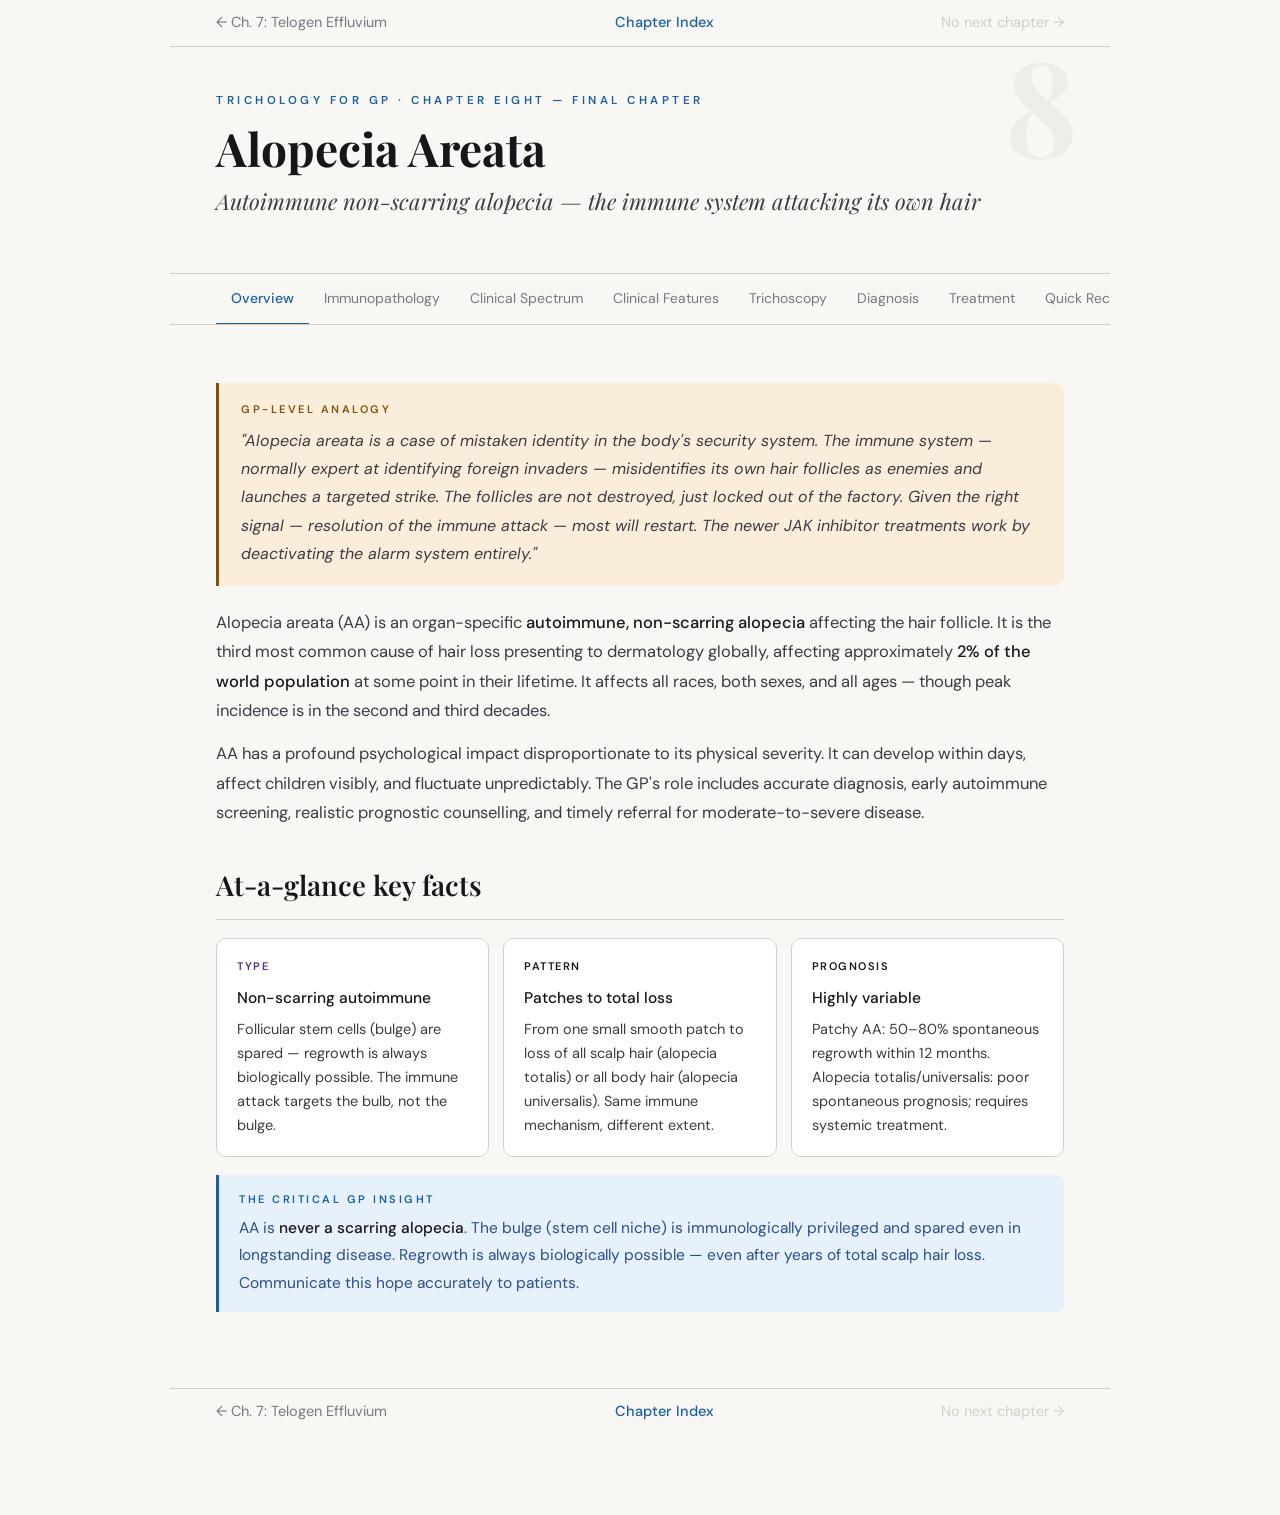
<file: chapter_08_alopecia_areata.html>
<!DOCTYPE html>
<html lang="en">
<head>
<meta charset="UTF-8">
<meta name="viewport" content="width=device-width, initial-scale=1.0">
<title>Chapter 8 — Alopecia Areata | Trichology for GP</title>
<link rel="stylesheet" href="shared.css">
<style>
@import url('https://fonts.googleapis.com/css2?family=Playfair+Display:ital,wght@0,400;0,600;0,700;1,400;1,600&family=DM+Sans:wght@300;400;500;600&display=swap');
:root{--ink:#18161A;--ink2:#3d3a42;--ink3:#7a7680;--bg:#F9F7F4;--bg2:#F2EFE9;--bg3:#E8E3DB;--rule:#D4CEC4;--ch-accent:#185FA5;--teal:#1a6b6b;--teal2:#e6f5f5;--gold:#9a7228;--gold2:#c49a3c;--goldbg:#fdf6e4;--coral:#b84a2a;--coralbg:#fdf0ec;--blue:#2a4e8c;--bluebg:#edf2fc;--green:#2a6a3a;--greenbg:#edf6ee;--purple:#5a2a8c;--purplebg:#f0eafc;--red:#aa2020;--redbg:#fceaea;--info:#185FA5;--infobg:#E6F1FB;--success:#3B6D11;--successbg:#EAF3DE;--warning:#854F0B;--warningbg:#FAEEDA;--danger:#A32D2D;--dangerbg:#FCEBEB}
body{font-family:'DM Sans',sans-serif;background:var(--bg);color:var(--ink);line-height:1.78;font-size:16.5px;max-width:940px;margin:0 auto;padding-bottom:80px}
.ch-header{padding:44px 46px 32px;border-bottom:0.5px solid var(--rule);position:relative;overflow:hidden}
.header-number{font-family:'Playfair Display',serif;font-size:132px;font-weight:700;color:rgba(0,0,0,0.04);position:absolute;right:32px;top:-10px;line-height:1;user-select:none}
.eyebrow{font-size:11.5px;font-weight:600;letter-spacing:3.5px;text-transform:uppercase;color:var(--info);margin-bottom:12px}
.ch-title{font-family:'Playfair Display',serif;font-size:46px;font-weight:700;line-height:1.1;margin-bottom:8px;position:relative;z-index:1}
.ch-sub{font-family:'Playfair Display',serif;font-size:22px;font-style:italic;color:var(--ink2);margin-bottom:20px}
.nav{display:flex;border-bottom:1px solid var(--rule);padding:0 46px;position:sticky;top:0;z-index:200;background:var(--bg);overflow-x:auto;gap:0}
.nav::-webkit-scrollbar{height:0}
.nt{font-size:14px;color:var(--ink3);padding:12px 15px;cursor:pointer;border-bottom:2px solid transparent;margin-bottom:-1px;white-space:nowrap;transition:all .18s;text-decoration:none}
.nt:hover{color:var(--ink)}
.nt.on{color:var(--info);border-bottom-color:var(--info);font-weight:500}
.sec{display:none;padding:36px 46px 20px}
.sec.on{display:block}
h2{font-family:'Playfair Display',serif;font-size:27.5px;font-weight:600;margin:34px 0 13px;padding-bottom:9px;border-bottom:1px solid var(--rule)}
h3{font-family:'Playfair Display',serif;font-size:21px;font-weight:500;font-style:italic;color:var(--ink2);margin:22px 0 10px}
p{margin-bottom:14px;color:var(--ink2);font-size:16.5px}
strong{color:var(--ink);font-weight:500}
.box-gp{background:var(--warningbg);border-left:3px solid var(--warning);padding:17px 22px;margin:22px 0;border-radius:0 10px 10px 0}
.box-gp .lbl{font-size:11px;font-weight:600;letter-spacing:2.5px;text-transform:uppercase;color:var(--warning);margin-bottom:7px}
.box-gp p{font-style:italic;color:var(--ink2);margin:0;font-size:16px}
.box-key{background:var(--infobg);border-left:3px solid var(--info);padding:15px 20px;margin:16px 0;border-radius:0 8px 8px 0}
.box-key .lbl{font-size:11px;font-weight:600;letter-spacing:2.5px;text-transform:uppercase;color:var(--info);margin-bottom:5px}
.box-key p{margin:0;color:var(--blue);font-size:15.5px}
.box-warn{background:var(--dangerbg);border-left:3px solid var(--danger);padding:15px 20px;margin:16px 0;border-radius:0 8px 8px 0}
.box-warn .lbl{font-size:11px;font-weight:600;letter-spacing:2.5px;text-transform:uppercase;color:var(--danger);margin-bottom:5px}
.box-warn p{margin:0;color:#5a1010;font-size:15.5px}
.box-success{background:var(--successbg);border-left:3px solid var(--success);padding:15px 20px;margin:16px 0;border-radius:0 8px 8px 0}
.box-success .lbl{font-size:11px;font-weight:600;letter-spacing:2.5px;text-transform:uppercase;color:var(--success);margin-bottom:5px}
.box-success p{margin:0;color:#1a4a0a;font-size:15.5px}
.box-red{background:var(--dangerbg);border-left:3px solid var(--danger);padding:15px 20px;margin:16px 0;border-radius:0 8px 8px 0}
.box-red .lbl{font-size:11px;font-weight:600;letter-spacing:2.5px;text-transform:uppercase;color:var(--danger);margin-bottom:5px}
.box-red p{margin:0;color:#5a1010;font-size:15.5px}
.dcard{background:#fff;border:1px solid var(--rule);border-radius:12px;padding:24px;margin:24px 0}
.dcard-title{font-size:11.5px;font-weight:600;letter-spacing:2px;text-transform:uppercase;color:var(--ink3);margin-bottom:16px}
.dcard-cap{font-size:14.5px;font-style:italic;color:var(--ink3);margin-top:14px;text-align:center;line-height:1.65}
.dtable{width:100%;border-collapse:collapse;margin:20px 0;font-size:15.5px}
.dtable th{background:var(--bg2);font-size:12px;font-weight:500;letter-spacing:1px;text-transform:uppercase;color:var(--ink3);padding:11px 15px;text-align:left;border-bottom:1px solid var(--rule)}
.dtable td{padding:11px 15px;border-bottom:1px solid var(--rule);vertical-align:top}
.dtable tr:last-child td{border-bottom:none}
.dtable td:first-child{font-weight:500;color:var(--ink)}
.dtable tr:hover td{background:var(--bg)}
.fcard{background:#fff;border:1px solid var(--rule);border-radius:10px;padding:18px 20px}
.fcard .ftag{font-size:11px;font-weight:600;letter-spacing:1.5px;text-transform:uppercase;margin-bottom:8px}
.fcard .ftitle{font-size:15.5px;font-weight:500;color:var(--ink);margin-bottom:6px}
.fcard .fdesc{font-size:14.5px;color:var(--ink2);line-height:1.65}
.spectrum-grid{display:grid;grid-template-columns:repeat(5,1fr);gap:8px;margin:18px 0}
.spec-cell{background:#fff;border:1px solid var(--rule);border-radius:8px;padding:12px 8px;text-align:center}
.spec-label{font-size:12px;font-weight:500;color:var(--ink);margin-bottom:4px}
.spec-sub{font-size:11px;color:var(--ink3);line-height:1.45;margin-bottom:6px}
.spec-prog{font-size:11px;font-weight:600}
.rcrd{background:var(--bg2);border:1px solid var(--rule);border-radius:12px;padding:22px}
.rcrd h4{font-family:'Playfair Display',serif;font-size:18.5px;font-weight:600;margin-bottom:10px;color:var(--ink)}
.rcrd .mnem{font-size:22px;font-weight:600;letter-spacing:4px;color:var(--info);font-family:'DM Sans',sans-serif;margin-bottom:10px}
.rcrd ul{list-style:none;font-size:14.5px;line-height:2.1;color:var(--ink2)}
.rcrd ul li::before{content:"→ ";color:var(--ink3)}
.rcrd ul strong{color:var(--info)}
/* Flashcards */
.pbar-wrap{display:flex;align-items:center;gap:12px;margin-bottom:18px}
.pbar{flex:1;height:3px;background:var(--rule);border-radius:2px}
.pfill{height:100%;background:var(--info);border-radius:2px;transition:width .4s}
.pct{font-size:13px;color:var(--ink3);min-width:72px;text-align:right}
.fcrd{height:210px;perspective:1000px;cursor:pointer;margin-bottom:14px}
.fc-inner{position:relative;width:100%;height:100%;transform-style:preserve-3d;transition:transform .48s cubic-bezier(.4,0,.2,1)}
.fc-inner.flip{transform:rotateY(180deg)}
.fc-front,.fc-back{position:absolute;inset:0;border-radius:12px;backface-visibility:hidden;display:flex;flex-direction:column;justify-content:center;align-items:center;padding:28px 32px;text-align:center}
.fc-front{background:#fff;border:1px solid var(--rule)}
.fc-front .fc-cat{font-size:11px;font-weight:600;letter-spacing:2.5px;text-transform:uppercase;color:var(--info);margin-bottom:10px}
.fc-front .fc-q{font-family:'Playfair Display',serif;font-size:18.5px;font-weight:500;color:var(--ink);line-height:1.45}
.fc-back{background:var(--infobg);transform:rotateY(180deg)}
.fc-back .fc-a{font-size:16px;color:var(--blue);line-height:1.7;white-space:pre-line}
.fc-back .fc-tip{font-size:12px;color:var(--blue);margin-top:10px;opacity:.72}
.hint-txt{font-size:13px;color:var(--ink3);text-align:center;margin-bottom:6px}
.fc-btns{display:flex;gap:10px;justify-content:center}
.fcbtn{font-family:'DM Sans',sans-serif;font-size:14.5px;padding:9px 20px;border-radius:8px;border:1px solid var(--rule);background:#fff;color:var(--ink2);cursor:pointer;transition:all .14s}
.fcbtn:hover{background:var(--bg2)}
.fcbtn.pri{background:var(--infobg);color:var(--blue);border-color:var(--info)}
.fc-ctrl{display:flex;gap:10px;justify-content:center;margin-top:12px}
.fc-ctrl button{font-size:13px;color:var(--gold);background:none;border:none;cursor:pointer;text-decoration:underline;font-family:'DM Sans',sans-serif}
.fc-done{display:none;background:var(--successbg);border:1px solid #a0d080;border-radius:10px;padding:18px;text-align:center;margin-top:14px}
.fc-done h3{font-family:'Playfair Display',serif;color:var(--green);font-size:20px;margin-bottom:6px}
.fc-done p{color:#2a5a1a;font-size:14.5px;margin:0}
.ref-list{list-style:none;margin:14px 0}
.ref-list li{font-size:14.5px;color:var(--ink2);padding:9px 0;border-bottom:1px solid var(--rule);line-height:1.65}
.ref-list li:last-child{border-bottom:none}
.ref-list li .rn{font-weight:500;color:var(--ink);margin-right:5px}
.complete-badge{background:linear-gradient(135deg,var(--infobg),var(--successbg));border:1px solid var(--info);border-radius:12px;padding:20px 24px;margin:24px 0;text-align:center}
.complete-badge h3{font-family:'Playfair Display',serif;font-size:22px;color:var(--info);margin-bottom:6px}
.complete-badge p{font-size:15.5px;color:var(--ink2);margin:0}
@media(max-width:640px){
  .spectrum-grid{grid-template-columns:1fr 1fr}
  .ch-header,.nav,.sec{padding-left:20px;padding-right:20px}
}
</style>
</head>
<body>

<div class="ch-nav">
  <a href="chapter_07_telogen_effluvium.html">← Ch. 7: Telogen Effluvium</a>
  <a class="ch-nav-index" href="index.html">Chapter Index</a>
  <span class="ch-nav-disabled">No next chapter →</span>
</div>

<div class="ch-header">
  <div class="header-number">8</div>
  <div class="eyebrow">Trichology for GP · Chapter Eight — Final Chapter</div>
  <div class="ch-title">Alopecia Areata</div>
  <div class="ch-sub">Autoimmune non-scarring alopecia — the immune system attacking its own hair</div>
</div>

<div class="nav">
  <div class="nt on" onclick="showSec('intro')">Overview</div>
  <div class="nt" onclick="showSec('immuno')">Immunopathology</div>
  <div class="nt" onclick="showSec('spectrum')">Clinical Spectrum</div>
  <div class="nt" onclick="showSec('clinical')">Clinical Features</div>
  <div class="nt" onclick="showSec('trichoscopy')">Trichoscopy</div>
  <div class="nt" onclick="showSec('diagnosis')">Diagnosis</div>
  <div class="nt" onclick="showSec('treatment')">Treatment</div>
  <div class="nt" onclick="showSec('recall')">Quick Recall</div>
  <div class="nt" onclick="showSec('flashcards')">Anki Cards</div>
  <div class="nt" onclick="showSec('references')">References</div>
</div>

<!-- OVERVIEW -->
<div class="sec on" id="sec-intro">
  <div class="box-gp">
    <div class="lbl">GP-Level Analogy</div>
    <p>"Alopecia areata is a case of mistaken identity in the body's security system. The immune system — normally expert at identifying foreign invaders — misidentifies its own hair follicles as enemies and launches a targeted strike. The follicles are not destroyed, just locked out of the factory. Given the right signal — resolution of the immune attack — most will restart. The newer JAK inhibitor treatments work by deactivating the alarm system entirely."</p>
  </div>
  <p>Alopecia areata (AA) is an organ-specific <strong>autoimmune, non-scarring alopecia</strong> affecting the hair follicle. It is the third most common cause of hair loss presenting to dermatology globally, affecting approximately <strong>2% of the world population</strong> at some point in their lifetime. It affects all races, both sexes, and all ages — though peak incidence is in the second and third decades.</p>
  <p>AA has a profound psychological impact disproportionate to its physical severity. It can develop within days, affect children visibly, and fluctuate unpredictably. The GP's role includes accurate diagnosis, early autoimmune screening, realistic prognostic counselling, and timely referral for moderate-to-severe disease.</p>
  <h2>At-a-glance key facts</h2>
  <div class="grid3">
    <div class="fcard"><div class="ftag" style="color:var(--purple)">Type</div><div class="ftitle">Non-scarring autoimmune</div><div class="fdesc">Follicular stem cells (bulge) are spared — regrowth is always biologically possible. The immune attack targets the bulb, not the bulge.</div></div>
    <div class="fcard"><div class="ftag" style="color:var(--amber)">Pattern</div><div class="ftitle">Patches to total loss</div><div class="fdesc">From one small smooth patch to loss of all scalp hair (alopecia totalis) or all body hair (alopecia universalis). Same immune mechanism, different extent.</div></div>
    <div class="fcard"><div class="ftag" style="color:var(--forest)">Prognosis</div><div class="ftitle">Highly variable</div><div class="fdesc">Patchy AA: 50–80% spontaneous regrowth within 12 months. Alopecia totalis/universalis: poor spontaneous prognosis; requires systemic treatment.</div></div>
  </div>
  <div class="box-key">
    <div class="lbl">The critical GP insight</div>
    <p>AA is <strong>never a scarring alopecia</strong>. The bulge (stem cell niche) is immunologically privileged and spared even in longstanding disease. Regrowth is always biologically possible — even after years of total scalp hair loss. Communicate this hope accurately to patients.</p>
  </div>
</div>

<!-- IMMUNOPATHOLOGY -->
<div class="sec" id="sec-immuno">
  <h2>Immunopathology</h2>
  <p>AA occurs when the hair follicle's normal <strong>immune privilege</strong> is breached. Understanding this mechanism is important because it explains why JAK inhibitors — the most significant therapeutic advance in decades — work so effectively.</p>

  <div class="dcard">
    <div class="dcard-title">Fig 8.1 — Immune privilege collapse and the AA immunological cascade</div>
    <svg width="100%" viewBox="0 0 680 380">
      <defs><marker id="ar" viewBox="0 0 10 10" refX="8" refY="5" markerWidth="6" markerHeight="6" orient="auto-start-reverse"><path d="M2 1L8 5L2 9" fill="none" stroke="context-stroke" stroke-width="1.5" stroke-linecap="round" stroke-linejoin="round"/></marker></defs>
      <!-- Step 1 -->
      <rect x="20" y="20" width="155" height="56" rx="8" fill="#e4f4ec" stroke="#1a5028" stroke-width="1"/>
      <text font-family="Jost,sans-serif" font-size="12" font-weight="500" fill="#1a5028" x="97" y="42" text-anchor="middle" dominant-baseline="central">Normal follicle</text>
      <text font-family="Jost,sans-serif" font-size="10" fill="#2a7040" x="97" y="60" text-anchor="middle" dominant-baseline="central">Immune privilege intact</text>
      <line x1="175" y1="48" x2="213" y2="48" stroke="#888" stroke-width="1" marker-end="url(#ar)"/>
      <!-- Step 2 -->
      <rect x="215" y="20" width="155" height="56" rx="8" fill="#fceaea" stroke="#8a1818" stroke-width="1"/>
      <text font-family="Jost,sans-serif" font-size="12" font-weight="500" fill="#8a1818" x="292" y="42" text-anchor="middle" dominant-baseline="central">Trigger event</text>
      <text font-family="Jost,sans-serif" font-size="10" fill="#aa3030" x="292" y="60" text-anchor="middle" dominant-baseline="central">Stress, infection, genetic</text>
      <line x1="370" y1="48" x2="408" y2="48" stroke="#888" stroke-width="1" marker-end="url(#ar)"/>
      <!-- Step 3 -->
      <rect x="410" y="20" width="250" height="56" rx="8" fill="#fceaea" stroke="#8a1818" stroke-width="1.2"/>
      <text font-family="Jost,sans-serif" font-size="12" font-weight="500" fill="#8a1818" x="535" y="42" text-anchor="middle" dominant-baseline="central">Immune privilege collapse</text>
      <text font-family="Jost,sans-serif" font-size="10" fill="#aa3030" x="535" y="60" text-anchor="middle" dominant-baseline="central">MHC-I expressed on follicle</text>
      <!-- Step 4 -->
      <line x1="535" y1="76" x2="535" y2="106" stroke="#8a1818" stroke-width="1" marker-end="url(#ar)"/>
      <rect x="410" y="108" width="250" height="56" rx="8" fill="#faecea" stroke="#9a2c18" stroke-width="1"/>
      <text font-family="Jost,sans-serif" font-size="12" font-weight="500" fill="#9a2c18" x="535" y="130" text-anchor="middle" dominant-baseline="central">IFN-γ / IL-15 surge</text>
      <text font-family="Jost,sans-serif" font-size="10" fill="#aa4030" x="535" y="148" text-anchor="middle" dominant-baseline="central">JAK1/JAK2 pathway activated</text>
      <!-- Step 5 -->
      <line x1="410" y1="136" x2="372" y2="136" stroke="#9a2c18" stroke-width="1" marker-end="url(#ar)"/>
      <rect x="215" y="108" width="155" height="56" rx="8" fill="#fceaea" stroke="#8a1818" stroke-width="1"/>
      <text font-family="Jost,sans-serif" font-size="12" font-weight="500" fill="#8a1818" x="292" y="130" text-anchor="middle" dominant-baseline="central">CD8+ T cell attack</text>
      <text font-family="Jost,sans-serif" font-size="10" fill="#aa3030" x="292" y="148" text-anchor="middle" dominant-baseline="central">Peribulbar lymphocytes</text>
      <!-- Step 6 -->
      <line x1="292" y1="164" x2="292" y2="196" stroke="#8a1818" stroke-width="1" marker-end="url(#ar)"/>
      <rect x="215" y="198" width="155" height="56" rx="8" fill="#fdf0d4" stroke="#c49a3c" stroke-width="1"/>
      <text font-family="Jost,sans-serif" font-size="12" font-weight="500" fill="#7a4a00" x="292" y="220" text-anchor="middle" dominant-baseline="central">Anagen arrest</text>
      <text font-family="Jost,sans-serif" font-size="10" fill="#aa7020" x="292" y="238" text-anchor="middle" dominant-baseline="central">Dystrophic follicle</text>
      <!-- Step 7 -->
      <line x1="292" y1="254" x2="292" y2="286" stroke="#7a4a00" stroke-width="1" marker-end="url(#ar)"/>
      <rect x="215" y="288" width="155" height="56" rx="8" fill="#e4e0d8" stroke="#888" stroke-width="1"/>
      <text font-family="Jost,sans-serif" font-size="12" font-weight="500" fill="#3a3828" x="292" y="310" text-anchor="middle" dominant-baseline="central">Hair loss (patch)</text>
      <text font-family="Jost,sans-serif" font-size="10" fill="#5a5040" x="292" y="328" text-anchor="middle" dominant-baseline="central">Bulge spared — reversible</text>
      <!-- JAK inhibitor box -->
      <rect x="20" y="108" width="175" height="56" rx="8" fill="#e6eef8" stroke="#1a3868" stroke-width="1"/>
      <text font-family="Jost,sans-serif" font-size="12" font-weight="500" fill="#1a3868" x="107" y="130" text-anchor="middle" dominant-baseline="central">JAK inhibitors</text>
      <text font-family="Jost,sans-serif" font-size="10" fill="#2a4a88" x="107" y="148" text-anchor="middle" dominant-baseline="central">Block JAK1/JAK2</text>
      <line x1="195" y1="136" x2="213" y2="136" stroke="#1a3868" stroke-width="1.2" stroke-dasharray="4 2" marker-end="url(#ar)"/>
      <!-- Swarm of bees histology box -->
      <rect x="20" y="210" width="175" height="110" rx="8" fill="none" stroke="#c8c2b4" stroke-width="0.5" stroke-dasharray="4 3"/>
      <text font-family="Jost,sans-serif" font-size="10" fill="#3a3844" x="107" y="228" text-anchor="middle" font-weight="500">Histology: "swarm of bees"</text>
      <!-- Bee dots around bulb -->
      <circle cx="62" cy="285" r="5" fill="#8a1818" opacity="0.6"/>
      <circle cx="78" cy="272" r="4.5" fill="#8a1818" opacity="0.7"/>
      <circle cx="95" cy="280" r="5" fill="#aa3030" opacity="0.5"/>
      <circle cx="112" cy="268" r="4" fill="#8a1818" opacity="0.6"/>
      <circle cx="128" cy="278" r="5" fill="#8a1818" opacity="0.7"/>
      <circle cx="75" cy="298" r="4" fill="#aa3030" opacity="0.5"/>
      <circle cx="118" cy="294" r="4.5" fill="#8a1818" opacity="0.6"/>
      <ellipse cx="95" cy="312" rx="24" ry="12" fill="#c8a888" stroke="#a06848" stroke-width="1"/>
      <text font-family="Jost,sans-serif" font-size="9" fill="#5a3828" x="95" y="314" text-anchor="middle" dominant-baseline="central">Bulb</text>
      <!-- Bulge preserved note -->
      <rect x="460" y="260" width="200" height="90" rx="8" fill="#e4f4ec" stroke="#1a5028" stroke-width="1"/>
      <text font-family="Jost,sans-serif" font-size="11" font-weight="500" fill="#1a5028" x="560" y="285" text-anchor="middle">Bulge: SPARED</text>
      <text font-family="Jost,sans-serif" font-size="10" fill="#2a7040" x="560" y="303" text-anchor="middle">CD200, TGF-β maintain</text>
      <text font-family="Jost,sans-serif" font-size="10" fill="#2a7040" x="560" y="319" text-anchor="middle">immune privilege here</text>
      <text font-family="Jost,sans-serif" font-size="10" fill="#1a5028" x="560" y="337" text-anchor="middle" font-weight="500">→ Regrowth possible</text>
      <line x1="460" y1="310" x2="370" y2="316" stroke="#1a5028" stroke-width="0.8" stroke-dasharray="3 2" marker-end="url(#ar)"/>
    </svg>
    <div class="dcard-cap">Fig 8.1: The immunopathological cascade in AA. Normal follicular immune privilege is disrupted by a trigger. CD8+ T cells accumulate around the bulb (the "swarm of bees" on histology), driven by IFN-γ/IL-15 through JAK1/JAK2. JAK inhibitors interrupt this cascade. Critically, the bulge retains its immune privilege and is spared, preserving the potential for regrowth.</div>
  </div>

  <h3>Why the bulge is spared</h3>
  <p>The hair follicle bulge maintains its immune privilege even in active AA. This is mediated by CD200, TGF-β, and other local immunosuppressants expressed by bulge cells. Because the follicular stem cells survive, regrowth remains biologically possible even after years of total hair loss — the single most important fact to communicate to patients.</p>

  <h3>Genetic and associated conditions</h3>
  <table class="dtable">
    <thead><tr><th>Association</th><th>Detail</th><th>Prevalence in AA</th></tr></thead>
    <tbody>
      <tr><td>Thyroid disease</td><td>Hashimoto thyroiditis (most common); Graves disease</td><td>8–28% — always screen TFTs</td></tr>
      <tr><td>Atopic disease</td><td>Atopic eczema, asthma, allergic rhinitis</td><td>Up to 40%</td></tr>
      <tr><td>Other autoimmune</td><td>Vitiligo, type 1 diabetes, RA, pernicious anaemia</td><td>10–25%</td></tr>
      <tr><td>Family history of AA</td><td>First-degree relative with AA</td><td>10–25% — polygenic inheritance</td></tr>
      <tr><td>Down syndrome</td><td>Strong association</td><td>6–8× increased risk</td></tr>
      <tr><td>Nail changes</td><td>Pitting, trachyonychia, Beau's lines</td><td>10–66%; correlates with severity</td></tr>
    </tbody>
  </table>
</div>

<!-- CLINICAL SPECTRUM -->
<div class="sec" id="sec-spectrum">
  <h2>Clinical spectrum of alopecia areata</h2>

  <div class="dcard">
    <div class="dcard-title">Fig 8.2 — Severity spectrum from patchy AA to alopecia universalis</div>
    <svg width="100%" viewBox="0 0 680 320">
      <defs><marker id="ar2" viewBox="0 0 10 10" refX="8" refY="5" markerWidth="6" markerHeight="6" orient="auto-start-reverse"><path d="M2 1L8 5L2 9" fill="none" stroke="context-stroke" stroke-width="1.5" stroke-linecap="round" stroke-linejoin="round"/></marker></defs>
      <!-- Severity arrow -->
      <line x1="40" y1="24" x2="640" y2="24" stroke="#c8c2b4" stroke-width="1.5" marker-end="url(#ar2)"/>
      <text font-family="Jost,sans-serif" font-size="10" fill="#787584" x="340" y="16" text-anchor="middle">Increasing severity →</text>
      <!-- Patchy AA -->
      <ellipse cx="80" cy="130" rx="56" ry="66" fill="#f5dcc8" stroke="#c8906a" stroke-width="1"/>
      <ellipse cx="80" cy="78" rx="38" ry="20" fill="#2C2C2A" opacity="0.6"/>
      <ellipse cx="37" cy="130" rx="14" ry="44" fill="#2C2C2A" opacity="0.6"/>
      <ellipse cx="123" cy="130" rx="14" ry="44" fill="#2C2C2A" opacity="0.6"/>
      <ellipse cx="80" cy="188" rx="34" ry="14" fill="#2C2C2A" opacity="0.5"/>
      <ellipse cx="68" cy="122" rx="18" ry="15" fill="#f5dcc8" stroke="#8a1818" stroke-width="1.5"/>
      <text font-family="Jost,sans-serif" font-size="10" font-weight="500" fill="#3a3828" x="80" y="218" text-anchor="middle">Patchy AA</text>
      <text font-family="Jost,sans-serif" font-size="9" fill="#787584" x="80" y="230" text-anchor="middle">1–few patches</text>
      <text font-family="Jost,sans-serif" font-size="9" fill="#1a5028" x="80" y="244" text-anchor="middle">50–80% regrow</text>
      <!-- Multifocal -->
      <ellipse cx="210" cy="130" rx="56" ry="66" fill="#f5dcc8" stroke="#c8906a" stroke-width="1"/>
      <ellipse cx="210" cy="78" rx="38" ry="20" fill="#2C2C2A" opacity="0.6"/>
      <ellipse cx="167" cy="130" rx="14" ry="44" fill="#2C2C2A" opacity="0.6"/>
      <ellipse cx="253" cy="130" rx="14" ry="44" fill="#2C2C2A" opacity="0.6"/>
      <ellipse cx="210" cy="188" rx="34" ry="14" fill="#2C2C2A" opacity="0.5"/>
      <ellipse cx="196" cy="116" rx="15" ry="13" fill="#f5dcc8" stroke="#8a1818" stroke-width="1.5"/>
      <ellipse cx="222" cy="132" rx="13" ry="11" fill="#f5dcc8" stroke="#8a1818" stroke-width="1.5"/>
      <ellipse cx="205" cy="86" rx="11" ry="9" fill="#f5dcc8" stroke="#c49a3c" stroke-width="1"/>
      <text font-family="Jost,sans-serif" font-size="10" font-weight="500" fill="#3a3828" x="210" y="218" text-anchor="middle">Multifocal</text>
      <text font-family="Jost,sans-serif" font-size="9" fill="#787584" x="210" y="230" text-anchor="middle">Multiple patches</text>
      <text font-family="Jost,sans-serif" font-size="9" fill="#c49a3c" x="210" y="244" text-anchor="middle">40–60% regrow</text>
      <!-- Ophiasis -->
      <ellipse cx="340" cy="130" rx="56" ry="66" fill="#f5dcc8" stroke="#c8906a" stroke-width="1"/>
      <ellipse cx="340" cy="78" rx="38" ry="20" fill="#2C2C2A" opacity="0.5"/>
      <ellipse cx="297" cy="130" rx="14" ry="44" fill="#2C2C2A" opacity="0.5"/>
      <ellipse cx="383" cy="130" rx="14" ry="44" fill="#2C2C2A" opacity="0.5"/>
      <path d="M286 180 Q292 198 340 202 Q388 198 394 180" fill="none" stroke="#f5dcc8" stroke-width="20"/>
      <path d="M286 180 Q292 198 340 202 Q388 198 394 180" fill="none" stroke="#8a1818" stroke-width="2.5" opacity="0.7"/>
      <text font-family="Jost,sans-serif" font-size="10" font-weight="500" fill="#3a3828" x="340" y="218" text-anchor="middle">Ophiasis</text>
      <text font-family="Jost,sans-serif" font-size="9" fill="#787584" x="340" y="230" text-anchor="middle">Marginal band</text>
      <text font-family="Jost,sans-serif" font-size="9" fill="#8a1818" x="340" y="244" text-anchor="middle">Poor prognosis</text>
      <!-- Totalis -->
      <ellipse cx="470" cy="130" rx="56" ry="66" fill="#f5dcc8" stroke="#c8906a" stroke-width="1"/>
      <ellipse cx="428" cy="130" rx="14" ry="44" fill="#2C2C2A" opacity="0.3"/>
      <ellipse cx="512" cy="130" rx="14" ry="44" fill="#2C2C2A" opacity="0.3"/>
      <text font-family="Jost,sans-serif" font-size="10" font-weight="500" fill="#3a3828" x="470" y="218" text-anchor="middle">Totalis</text>
      <text font-family="Jost,sans-serif" font-size="9" fill="#787584" x="470" y="230" text-anchor="middle">All scalp hair</text>
      <text font-family="Jost,sans-serif" font-size="9" fill="#8a1818" x="470" y="244" text-anchor="middle">&lt;10% spontaneous</text>
      <!-- Universalis -->
      <ellipse cx="600" cy="130" rx="56" ry="66" fill="#f5dcc8" stroke="#c8906a" stroke-width="1"/>
      <ellipse cx="556" cy="130" rx="10" ry="34" fill="#2C2C2A" opacity="0.15"/>
      <ellipse cx="644" cy="130" rx="10" ry="34" fill="#2C2C2A" opacity="0.15"/>
      <text font-family="Jost,sans-serif" font-size="10" font-weight="500" fill="#3a3828" x="600" y="218" text-anchor="middle">Universalis</text>
      <text font-family="Jost,sans-serif" font-size="9" fill="#787584" x="600" y="230" text-anchor="middle">All body hair</text>
      <text font-family="Jost,sans-serif" font-size="9" fill="#8a1818" x="600" y="244" text-anchor="middle">JAK inhibitors needed</text>
      <!-- Legend -->
      <rect x="100" y="268" width="480" height="44" rx="8" fill="none" stroke="#c8c2b4" stroke-width="0.5" stroke-dasharray="4 3"/>
      <text font-family="Jost,sans-serif" font-size="10" fill="#3a3828" x="340" y="285" text-anchor="middle" font-weight="500">All forms share the same immune mechanism — extent determines prognosis and treatment</text>
      <text font-family="Jost,sans-serif" font-size="10" fill="#787584" x="340" y="302" text-anchor="middle">Ophiasis pattern (band of marginal loss) carries the worst prognosis of the non-totalis forms</text>
    </svg>
    <div class="dcard-cap">Fig 8.2: Clinical spectrum of AA from patchy (best prognosis) through multifocal, ophiasis (worst non-totalis prognosis), to alopecia totalis and universalis. The ophiasis pattern targets the normally androgen-resistant fringe — explaining its treatment resistance.</div>
  </div>

  <div class="spectrum-grid">
    <div class="spec-cell"><div class="spec-label">Patchy AA</div><div class="spec-sub">1–2 discrete patches, &lt;50% scalp</div><div class="spec-prog" style="color:var(--forest)">Best prognosis</div></div>
    <div class="spec-cell"><div class="spec-label">Multifocal AA</div><div class="spec-sub">Multiple patches, 50–95% scalp</div><div class="spec-prog" style="color:var(--amber)">Moderate</div></div>
    <div class="spec-cell"><div class="spec-label">Ophiasis</div><div class="spec-sub">Band at temporal/occipital margin</div><div class="spec-prog" style="color:var(--red)">Poor — resist.</div></div>
    <div class="spec-cell"><div class="spec-label">Alopecia totalis</div><div class="spec-sub">All scalp hair lost</div><div class="spec-prog" style="color:var(--red)">&lt;10% spontaneous</div></div>
    <div class="spec-cell"><div class="spec-label">Alopecia universalis</div><div class="spec-sub">All body hair lost</div><div class="spec-prog" style="color:var(--red)">JAK inhibitors</div></div>
  </div>
</div>

<!-- CLINICAL FEATURES -->
<div class="sec" id="sec-clinical">
  <h2>Clinical features</h2>
  <p>AA typically presents with <strong>sudden, rapid onset of well-defined, smooth, asymptomatic patches</strong> of hair loss. Most patients notice an area of hair loss within days. A minority describe a preceding tingling or pruritus at the affected site.</p>

  <div class="dcard">
    <div class="dcard-title">Fig 8.3 — Key examination findings in alopecia areata</div>
    <svg width="100%" viewBox="0 0 680 290">
      <defs><marker id="ar3" viewBox="0 0 10 10" refX="8" refY="5" markerWidth="6" markerHeight="6" orient="auto-start-reverse"><path d="M2 1L8 5L2 9" fill="none" stroke="context-stroke" stroke-width="1.5" stroke-linecap="round" stroke-linejoin="round"/></marker></defs>
      <!-- Head front view with AA patch -->
      <ellipse cx="190" cy="152" rx="140" ry="152" fill="#f5dcc8" stroke="#c8906a" stroke-width="1.2"/>
      <ellipse cx="190" cy="48" rx="96" ry="38" fill="#2C2C2A" opacity="0.65"/>
      <ellipse cx="68" cy="152" rx="22" ry="76" fill="#2C2C2A" opacity="0.65"/>
      <ellipse cx="312" cy="152" rx="22" ry="76" fill="#2C2C2A" opacity="0.65"/>
      <ellipse cx="190" cy="272" rx="78" ry="22" fill="#2C2C2A" opacity="0.55"/>
      <!-- Face -->
      <ellipse cx="162" cy="180" rx="12" ry="8" fill="#e8c8a8" opacity="0.5"/>
      <ellipse cx="218" cy="180" rx="12" ry="8" fill="#e8c8a8" opacity="0.5"/>
      <!-- AA patch — smooth, well defined -->
      <ellipse cx="178" cy="130" rx="52" ry="45" fill="#faebd7" stroke="#8a1818" stroke-width="2"/>
      <!-- Exclamation mark hairs at margin -->
      <rect x="128" y="105" width="4" height="28" rx="2" fill="#2C2C2A"/>
      <rect x="128" y="101" width="2" height="5" rx="1" fill="#B4B2A9"/>
      <rect x="142" y="96" width="4.5" height="33" rx="2" fill="#2C2C2A"/>
      <rect x="142" y="91" width="2.5" height="6" rx="1" fill="#B4B2A9"/>
      <!-- Yellow dots inside patch -->
      <circle cx="162" cy="124" r="5" fill="#EF9F27" stroke="#BA7517" stroke-width="0.8"/>
      <circle cx="184" cy="116" r="4" fill="#FAC775" stroke="#EF9F27" stroke-width="0.8"/>
      <circle cx="198" cy="130" r="5" fill="#EF9F27" stroke="#BA7517" stroke-width="0.8"/>
      <circle cx="170" cy="142" r="4" fill="#FAC775" stroke="#EF9F27" stroke-width="0.8"/>
      <!-- Labels -->
      <line x1="136" y1="98" x2="392" y2="50" stroke="#B4B2A9" stroke-width="0.8" stroke-dasharray="3 2"/>
      <rect x="394" y="32" width="210" height="40" rx="6" fill="#fceaea" stroke="#8a1818" stroke-width="0.5"/>
      <text font-family="Jost,sans-serif" font-size="11" font-weight="500" fill="#8a1818" x="499" y="46" text-anchor="middle" dominant-baseline="central">Exclamation mark hairs</text>
      <text font-family="Jost,sans-serif" font-size="10" fill="#aa3030" x="499" y="62" text-anchor="middle" dominant-baseline="central">Narrow base, dark tip — pathognomonic</text>
      <line x1="230" y1="125" x2="392" y2="110" stroke="#B4B2A9" stroke-width="0.8" stroke-dasharray="3 2"/>
      <rect x="394" y="94" width="210" height="40" rx="6" fill="#fdf0d4" stroke="#c49a3c" stroke-width="0.5"/>
      <text font-family="Jost,sans-serif" font-size="11" font-weight="500" fill="#7a4a00" x="499" y="108" text-anchor="middle" dominant-baseline="central">Yellow dots (trichoscopy)</text>
      <text font-family="Jost,sans-serif" font-size="10" fill="#aa7020" x="499" y="124" text-anchor="middle" dominant-baseline="central">Empty follicles — sebum-filled</text>
      <line x1="178" y1="175" x2="392" y2="170" stroke="#B4B2A9" stroke-width="0.8" stroke-dasharray="3 2"/>
      <rect x="394" y="154" width="210" height="40" rx="6" fill="#e4f4ec" stroke="#1a5028" stroke-width="0.5"/>
      <text font-family="Jost,sans-serif" font-size="11" font-weight="500" fill="#1a5028" x="499" y="168" text-anchor="middle" dominant-baseline="central">Smooth scalp — non-scarring</text>
      <text font-family="Jost,sans-serif" font-size="10" fill="#2a7040" x="499" y="184" text-anchor="middle" dominant-baseline="central">Follicular ostia visible</text>
      <line x1="170" y1="92" x2="392" y2="228" stroke="#B4B2A9" stroke-width="0.8" stroke-dasharray="3 2"/>
      <rect x="394" y="212" width="210" height="40" rx="6" fill="#e6eef8" stroke="#1a3868" stroke-width="0.5"/>
      <text font-family="Jost,sans-serif" font-size="11" font-weight="500" fill="#1a3868" x="499" y="226" text-anchor="middle" dominant-baseline="central">Well-defined oval patch</text>
      <text font-family="Jost,sans-serif" font-size="10" fill="#2a4a88" x="499" y="242" text-anchor="middle" dominant-baseline="central">Smooth margin, sudden onset</text>
    </svg>
    <div class="dcard-cap">Fig 8.3: Key examination findings in AA. The smooth, well-defined oval patch with exclamation mark hairs at the margin and yellow dots inside is the classic appearance. The normal scalp surface with visible follicular ostia confirms non-scarring disease.</div>
  </div>

  <h3>Nail changes in AA</h3>
  <table class="dtable">
    <thead><tr><th>Nail finding</th><th>Description</th><th>Frequency</th></tr></thead>
    <tbody>
      <tr><td>Geometric nail pitting</td><td>Regular shallow pits across nail plate</td><td>Most common (20–40%)</td></tr>
      <tr><td>Trachyonychia</td><td>Rough, sandpaper-like texture — all 20 nails</td><td>Severe AA indicator</td></tr>
      <tr><td>Beau's lines</td><td>Transverse ridges — temporary matrix arrest</td><td>Acute/active disease</td></tr>
      <tr><td>Onychorrhexis</td><td>Longitudinal ridging and brittleness</td><td>Moderate AA</td></tr>
      <tr><td>Leukonychia</td><td>White discolouration</td><td>Variable</td></tr>
    </tbody>
  </table>

  <h3>Prognostic factors</h3>
  <div class="grid2">
    <div class="fcard"><div class="ftag" style="color:var(--red)">Poor prognosis (OCEAN)</div><div class="fdesc"><strong>O</strong>phiasis pattern · <strong>C</strong>hildhood onset (pre-pubertal) · <strong>E</strong>xtensive nail involvement · <strong>A</strong>topy association · <strong>N</strong>o response to first treatments<br><br>Also: AT/AU extent, family history of AA, Down syndrome</div></div>
    <div class="fcard"><div class="ftag" style="color:var(--forest)">Good prognosis indicators</div><div class="fdesc">Single small patch, first episode · Short duration (&lt;1 year) · No nail involvement · No family history of AA · No atopy · Age of onset &gt;40 · Absence of ophiasis pattern</div></div>
  </div>
</div>

<!-- TRICHOSCOPY -->
<div class="sec" id="sec-trichoscopy">
  <h2>Trichoscopy in alopecia areata</h2>
  <p>Trichoscopy is the most useful diagnostic tool in AA at the GP level. Characteristic findings allow confident diagnosis, activity assessment, and monitoring of treatment response — often without biopsy.</p>

  <div class="dcard">
    <div class="dcard-title">Fig 8.4 — Trichoscopy activity atlas for alopecia areata</div>
    <svg width="100%" viewBox="0 0 680 360">
      <!-- Panel backgrounds — ACTIVE -->
      <rect x="18" y="16" width="200" height="160" rx="10" fill="#fdf0d4" stroke="#c49a3c" stroke-width="0.8"/>
      <rect x="232" y="16" width="200" height="160" rx="10" fill="#fceaea" stroke="#8a1818" stroke-width="0.8"/>
      <rect x="446" y="16" width="216" height="160" rx="10" fill="#fceaea" stroke="#8a1818" stroke-width="0.8"/>
      <!-- Panel backgrounds — RECOVERY -->
      <rect x="18" y="192" width="200" height="160" rx="10" fill="#e4e0d8" stroke="#888" stroke-width="0.5" stroke-dasharray="3 2"/>
      <rect x="232" y="192" width="200" height="160" rx="10" fill="#e4f4ec" stroke="#1a5028" stroke-width="0.8"/>
      <rect x="446" y="192" width="216" height="160" rx="10" fill="#e4f4ec" stroke="#1a5028" stroke-width="0.8"/>
      <!-- Panel 1 labels: Yellow dots -->
      <text font-family="Jost,sans-serif" font-size="11" font-weight="500" fill="#7a4a00" x="118" y="36" text-anchor="middle">Yellow dots</text>
      <circle cx="68" cy="100" r="14" fill="#FAC775" stroke="#BA7517" stroke-width="1.2"/>
      <circle cx="100" cy="88" r="12" fill="#EF9F27" stroke="#854F0B" stroke-width="1"/>
      <circle cx="130" cy="102" r="14" fill="#FAC775" stroke="#BA7517" stroke-width="1.2"/>
      <circle cx="90" cy="128" r="12" fill="#FAEEDA" stroke="#EF9F27" stroke-width="0.8"/>
      <circle cx="148" cy="124" r="10" fill="#FAC775" stroke="#BA7517" stroke-width="1"/>
      <text font-family="Jost,sans-serif" font-size="10" fill="#aa7020" x="118" y="164" text-anchor="middle">Active — hallmark finding</text>
      <!-- Panel 2: Black dots + exclamation -->
      <text font-family="Jost,sans-serif" font-size="11" font-weight="500" fill="#8a1818" x="332" y="36" text-anchor="middle">Black dots + exclamation hairs</text>
      <circle cx="262" cy="80" r="8" fill="#2C2C2A"/>
      <circle cx="290" cy="68" r="6" fill="#444441"/>
      <circle cx="316" cy="78" r="8" fill="#2C2C2A"/>
      <rect x="348" y="48" width="5" height="40" rx="2" fill="#2C2C2A"/>
      <rect x="348" y="44" width="3" height="6" rx="1" fill="#B4B2A9"/>
      <rect x="364" y="44" width="5" height="44" rx="2" fill="#2C2C2A"/>
      <rect x="364" y="39" width="3" height="6" rx="1" fill="#B4B2A9"/>
      <text font-family="Jost,sans-serif" font-size="10" fill="#aa3030" x="332" y="164" text-anchor="middle">Active — black + exclamation = urgent</text>
      <!-- Panel 3: Tapered dystrophic -->
      <text font-family="Jost,sans-serif" font-size="11" font-weight="500" fill="#8a1818" x="554" y="36" text-anchor="middle">Tapered / dystrophic hairs</text>
      <path d="M480 144 L484 90 L488 78 L492 90 L496 144" fill="none" stroke="#8a1818" stroke-width="2" stroke-linecap="round"/>
      <path d="M510 144 L515 86 L520 72 L525 86 L530 144" fill="none" stroke="#aa3030" stroke-width="2.5" stroke-linecap="round"/>
      <path d="M545 144 L549 90 L553 78 L557 90 L561 144" fill="none" stroke="#8a1818" stroke-width="2" stroke-linecap="round"/>
      <path d="M572 144 L577 88 L582 75 L587 88 L592 144" fill="none" stroke="#aa3030" stroke-width="2.5" stroke-linecap="round"/>
      <text font-family="Jost,sans-serif" font-size="10" fill="#aa3030" x="554" y="164" text-anchor="middle">Tip-shaped taper — active inflam.</text>
      <!-- Panel 4: Quiet (no dots) -->
      <text font-family="Jost,sans-serif" font-size="11" font-weight="500" fill="#5a5040" x="118" y="212" text-anchor="middle">No dots (quiescent)</text>
      <text font-family="Jost,sans-serif" font-size="10" fill="#787584" x="118" y="330" text-anchor="middle">No activity — watchful waiting</text>
      <text font-family="Jost,sans-serif" font-size="26" fill="#c8c2b4" x="118" y="295" text-anchor="middle">—</text>
      <!-- Panel 5: Vellus regrowth -->
      <text font-family="Jost,sans-serif" font-size="11" font-weight="500" fill="#1a5028" x="332" y="212" text-anchor="middle">Vellus hair regrowth</text>
      <rect x="253" y="244" width="2" height="52" rx="1" fill="#B4B2A9" opacity="0.5"/>
      <rect x="270" y="238" width="2" height="58" rx="1" fill="#B4B2A9" opacity="0.6"/>
      <rect x="287" y="248" width="2" height="48" rx="1" fill="#B4B2A9" opacity="0.4"/>
      <rect x="304" y="242" width="2" height="54" rx="1" fill="#B4B2A9" opacity="0.5"/>
      <rect x="321" y="246" width="2" height="50" rx="1" fill="#B4B2A9" opacity="0.6"/>
      <rect x="338" y="240" width="2" height="56" rx="1" fill="#B4B2A9" opacity="0.4"/>
      <rect x="355" y="244" width="2" height="52" rx="1" fill="#B4B2A9" opacity="0.5"/>
      <text font-family="Jost,sans-serif" font-size="10" fill="#2a7040" x="332" y="330" text-anchor="middle">Fine pale hairs = early recovery</text>
      <!-- Panel 6: Terminal regrowth -->
      <text font-family="Jost,sans-serif" font-size="11" font-weight="500" fill="#1a5028" x="554" y="212" text-anchor="middle">Terminal regrowing hairs</text>
      <rect x="476" y="240" width="6" height="66" rx="2" fill="#2C2C2A" opacity="0.7"/>
      <rect x="496" y="234" width="7" height="72" rx="3" fill="#2C2C2A" opacity="0.8"/>
      <rect x="518" y="244" width="6" height="62" rx="2" fill="#2C2C2A" opacity="0.7"/>
      <rect x="540" y="238" width="7" height="70" rx="3" fill="#2C2C2A" opacity="0.8"/>
      <rect x="562" y="242" width="6" height="64" rx="2" fill="#2C2C2A" opacity="0.7"/>
      <rect x="582" y="236" width="7" height="70" rx="3" fill="#2C2C2A" opacity="0.8"/>
      <text font-family="Jost,sans-serif" font-size="10" fill="#2a7040" x="554" y="330" text-anchor="middle">Terminal regrowth = remission</text>
      <!-- Activity labels -->
      <text font-family="Jost,sans-serif" font-size="10" fill="#7c7984" x="340" y="354" text-anchor="middle">Activity markers: yellow + black dots + exclamation hairs | Recovery: vellus → terminal hairs</text>
    </svg>
    <div class="dcard-cap">Fig 8.4: Trichoscopy atlas for AA activity states. Top row (yellow dots, black dots + exclamation hairs, tapered dystrophic hairs) = active disease. Bottom row (quiescent, vellus regrowth, terminal regrowth) = recovery. Serial trichoscopy is the non-invasive activity index for AA.</div>
  </div>

  <h3>Trichoscopy activity scoring</h3>
  <table class="dtable">
    <thead><tr><th>Trichoscopy finding</th><th>Activity state</th><th>GP action</th></tr></thead>
    <tbody>
      <tr><td>Numerous yellow + black dots + exclamation hairs</td><td>Active, progressive</td><td>Treat urgently — risk of extension</td></tr>
      <tr><td>Yellow dots, few exclamation hairs</td><td>Active but slowing</td><td>Treat — monitor for progression</td></tr>
      <tr><td>Yellow dots only, no exclamation hairs</td><td>Stable / quiescent</td><td>Watchful waiting acceptable</td></tr>
      <tr><td>Vellus hairs appearing, decreasing yellow dots</td><td>Early remission</td><td>Continue treatment; reassure patient</td></tr>
      <tr><td>Terminal hairs appearing, no yellow/black dots</td><td>Remission</td><td>Consider treatment step-down</td></tr>
    </tbody>
  </table>
</div>

<!-- DIAGNOSIS -->
<div class="sec" id="sec-diagnosis">
  <h2>Diagnosis and investigation</h2>
  <p>AA is primarily a <strong>clinical diagnosis</strong>. The smooth oval patch with exclamation mark hairs at the margin is usually pathognomonic. Trichoscopy confirms and assesses activity. Investigations screen for associated autoimmune conditions — not to diagnose AA itself.</p>

  <div class="grid2">
    <div class="fcard"><div class="ftag" style="color:var(--forest)">Sufficient for diagnosis</div><div class="ftitle">Classic presentation</div><div class="fdesc">Well-defined smooth oval patch + exclamation mark hairs + trichoscopy showing yellow/black dots = diagnose clinically. Biopsy not required.</div></div>
    <div class="fcard"><div class="ftag" style="color:var(--red)">Biopsy when uncertain</div><div class="ftitle">Atypical presentations</div><div class="fdesc">Diffuse AA mimicking TE, ophiasis mimicking scarring alopecia, or co-existing conditions. Histology: peribulbar lymphocytic infiltrate ("swarm of bees").</div></div>
  </div>

  <h3>Mandatory investigations in all AA patients</h3>
  <table class="dtable">
    <thead><tr><th>Investigation</th><th>Rationale</th><th>Action if abnormal</th></tr></thead>
    <tbody>
      <tr><td>TSH + free T4</td><td>Hashimoto in 8–28%; Graves disease</td><td>Treat thyroid; do not assume AA will improve automatically</td></tr>
      <tr><td>Anti-TPO antibodies</td><td>Subclinical thyroid autoimmunity</td><td>Annual TFT monitoring if positive with normal TSH</td></tr>
      <tr><td>FBC</td><td>Anaemia, pernicious anaemia</td><td>B12/folate if macrocytic anaemia</td></tr>
      <tr><td>Ferritin</td><td>Iron deficiency compounds AA-related shedding</td><td>Supplement to &gt;70 mcg/L</td></tr>
      <tr><td>ANA</td><td>Screen for SLE, mixed CTD</td><td>Rheumatology if high titre + clinical features</td></tr>
      <tr><td>Fasting glucose / HbA1c</td><td>Association with type 1 diabetes</td><td>Refer endocrinology if abnormal</td></tr>
    </tbody>
  </table>

  <h3>Differential diagnosis</h3>
  <table class="dtable">
    <thead><tr><th>Condition</th><th>Distinguishing features</th><th>Key test</th></tr></thead>
    <tbody>
      <tr><td>Tinea capitis</td><td>Children; scaling; broken hairs; posterior cervical LN</td><td>Mycology swab; Wood's lamp</td></tr>
      <tr><td>Trichotillomania</td><td>Irregular patch; varied lengths; no yellow dots</td><td>Trichoscopy: flame/tulip hairs</td></tr>
      <tr><td>Telogen effluvium (diffuse)</td><td>Diffuse; uniform calibre; pull test all zones; no yellow/black dots</td><td>Trichoscopy: no miniaturisation</td></tr>
      <tr><td>Secondary syphilis</td><td>Moth-eaten patchy loss; lymphadenopathy; rash</td><td>VDRL / TPHA</td></tr>
      <tr><td>LPP (vs ophiasis)</td><td>Perifollicular erythema and scale; absent ostia</td><td>Trichoscopy: white dots; biopsy</td></tr>
      <tr><td>Androgenetic alopecia</td><td>Gradual; calibre diversity; no yellow dots in patches</td><td>Trichoscopy: miniaturisation ratio</td></tr>
    </tbody>
  </table>
</div>

<!-- TREATMENT -->
<div class="sec" id="sec-treatment">
  <h2>Treatment of alopecia areata</h2>
  <p>Treatment selection is guided by <strong>extent of hair loss, patient age, rate of progression, and quality of life impact</strong>. The introduction of JAK inhibitors (baricitinib 2022) represents the most significant therapeutic advance in the history of AA.</p>
  <div class="box-gp">
    <div class="lbl">GP Analogy — Treatment Philosophy</div>
    <p>"Treatment of AA is about silencing a false alarm. Topical corticosteroids dampen the alarm locally; systemic corticosteroids turn it off temporarily then it rings again louder; JAK inhibitors cut the wiring to the alarm panel entirely — the most effective approach we have ever found."</p>
  </div>

  <div class="dcard">
    <div class="dcard-title">Fig 8.5 — Treatment algorithm by disease extent</div>
    <svg width="100%" viewBox="0 0 680 300">
      <defs><marker id="ar5" viewBox="0 0 10 10" refX="8" refY="5" markerWidth="6" markerHeight="6" orient="auto-start-reverse"><path d="M2 1L8 5L2 9" fill="none" stroke="context-stroke" stroke-width="1.5" stroke-linecap="round" stroke-linejoin="round"/></marker></defs>
      <!-- Extent labels -->
      <rect x="18" y="18" width="200" height="48" rx="8" fill="#e4f4ec" stroke="#1a5028" stroke-width="1"/>
      <text font-family="Jost,sans-serif" font-size="12" font-weight="500" fill="#1a5028" x="118" y="35" text-anchor="middle" dominant-baseline="central">Mild / Patchy</text>
      <text font-family="Jost,sans-serif" font-size="10" fill="#2a7040" x="118" y="54" text-anchor="middle" dominant-baseline="central">&lt;50% scalp</text>
      <rect x="238" y="18" width="200" height="48" rx="8" fill="#fdf0d4" stroke="#c49a3c" stroke-width="1"/>
      <text font-family="Jost,sans-serif" font-size="12" font-weight="500" fill="#7a4a00" x="338" y="35" text-anchor="middle" dominant-baseline="central">Moderate</text>
      <text font-family="Jost,sans-serif" font-size="10" fill="#aa7020" x="338" y="54" text-anchor="middle" dominant-baseline="central">50–95% scalp / ophiasis</text>
      <rect x="458" y="18" width="204" height="48" rx="8" fill="#fceaea" stroke="#8a1818" stroke-width="1"/>
      <text font-family="Jost,sans-serif" font-size="12" font-weight="500" fill="#8a1818" x="560" y="35" text-anchor="middle" dominant-baseline="central">Severe (AT/AU)</text>
      <text font-family="Jost,sans-serif" font-size="10" fill="#aa3030" x="560" y="54" text-anchor="middle" dominant-baseline="central">&gt;95% / totalis / universalis</text>
      <!-- Arrows down -->
      <line x1="118" y1="66" x2="118" y2="96" stroke="#888" stroke-width="1" marker-end="url(#ar5)"/>
      <line x1="338" y1="66" x2="338" y2="96" stroke="#888" stroke-width="1" marker-end="url(#ar5)"/>
      <line x1="560" y1="66" x2="560" y2="96" stroke="#888" stroke-width="1" marker-end="url(#ar5)"/>
      <!-- Treatment boxes -->
      <rect x="18" y="98" width="200" height="130" rx="8" fill="#e4f4ec" stroke="#1a5028" stroke-width="0.8"/>
      <text font-family="Jost,sans-serif" font-size="11" font-weight="500" fill="#1a5028" x="118" y="118" text-anchor="middle">First-line (GP):</text>
      <text font-family="Jost,sans-serif" font-size="10" fill="#2a7040" x="118" y="136" text-anchor="middle">Potent topical CS (clobetasol)</text>
      <text font-family="Jost,sans-serif" font-size="10" fill="#2a7040" x="118" y="152" text-anchor="middle">Intralesional triamcinolone</text>
      <text font-family="Jost,sans-serif" font-size="10" fill="#2a7040" x="118" y="168" text-anchor="middle">Topical minoxidil (adjunct)</text>
      <text font-family="Jost,sans-serif" font-size="10" fill="#2a7040" x="118" y="184" text-anchor="middle">Watchful waiting (small)</text>
      <text font-family="Jost,sans-serif" font-size="10" fill="#2a7040" x="118" y="200" text-anchor="middle">Reassure re: spontaneous</text>
      <text font-family="Jost,sans-serif" font-size="10" fill="#2a7040" x="118" y="216" text-anchor="middle">remission</text>
      <rect x="238" y="98" width="200" height="130" rx="8" fill="#fdf0d4" stroke="#c49a3c" stroke-width="0.8"/>
      <text font-family="Jost,sans-serif" font-size="11" font-weight="500" fill="#7a4a00" x="338" y="118" text-anchor="middle">Refer to dermatology:</text>
      <text font-family="Jost,sans-serif" font-size="10" fill="#aa7020" x="338" y="136" text-anchor="middle">Oral mini-pulse CS</text>
      <text font-family="Jost,sans-serif" font-size="10" fill="#aa7020" x="338" y="152" text-anchor="middle">Contact immunotherapy (DPCP)</text>
      <text font-family="Jost,sans-serif" font-size="10" fill="#aa7020" x="338" y="168" text-anchor="middle">JAK inhibitors (consider)</text>
      <text font-family="Jost,sans-serif" font-size="10" fill="#aa7020" x="338" y="184" text-anchor="middle">Topical minoxidil</text>
      <rect x="458" y="98" width="204" height="130" rx="8" fill="#fceaea" stroke="#8a1818" stroke-width="0.8"/>
      <text font-family="Jost,sans-serif" font-size="11" font-weight="500" fill="#8a1818" x="560" y="118" text-anchor="middle">Specialist (JAK inhibitors):</text>
      <text font-family="Jost,sans-serif" font-size="10" fill="#aa3030" x="560" y="136" text-anchor="middle">Baricitinib 2–4 mg/day</text>
      <text font-family="Jost,sans-serif" font-size="10" fill="#aa3030" x="560" y="152" text-anchor="middle">Ruxolitinib cream (topical)</text>
      <text font-family="Jost,sans-serif" font-size="10" fill="#aa3030" x="560" y="168" text-anchor="middle">Dritho-scalp / DPCP</text>
      <text font-family="Jost,sans-serif" font-size="10" fill="#aa3030" x="560" y="184" text-anchor="middle">Psychological support</text>
      <text font-family="Jost,sans-serif" font-size="10" fill="#aa3030" x="560" y="200" text-anchor="middle">Prosthesis / wig support</text>
      <!-- Children note -->
      <rect x="18" y="244" width="644" height="46" rx="8" fill="none" stroke="#c8c2b4" stroke-width="0.5" stroke-dasharray="4 3"/>
      <text font-family="Jost,sans-serif" font-size="10" font-weight="500" fill="#3a3828" x="340" y="262" text-anchor="middle">Children with AA (&lt;16 yrs): Topical CS and ILT are safe. Baricitinib not yet licensed under 18 in most regions.</text>
      <text font-family="Jost,sans-serif" font-size="10" fill="#787584" x="340" y="278" text-anchor="middle">Psychological support essential. Wig/scalp camouflage available. School liaison recommended for children.</text>
    </svg>
    <div class="dcard-cap">Fig 8.5: Treatment algorithm by disease extent. GP-level treatments cover mild/patchy disease. Moderate disease requires specialist management. Severe disease (AT/AU) is the primary indication for oral JAK inhibitors — the first truly disease-modifying therapy for AA.</div>
  </div>

  <h3>JAK inhibitors — the landmark advance</h3>
  <table class="dtable">
    <thead><tr><th>Drug</th><th>Type</th><th>Evidence</th><th>Key side effects</th></tr></thead>
    <tbody>
      <tr><td>Baricitinib (Olumiant)</td><td>Oral JAK1/JAK2</td><td>BRAVE-AA1 and AA2 RCTs: 35–40% achieve &gt;80% scalp coverage at 36 weeks. FDA/EMA approved for severe AA (≥50% loss)</td><td>URTI, acne, elevated lipids, VTE risk, herpes zoster</td></tr>
      <tr><td>Ruxolitinib (Opzelura)</td><td>Topical JAK1/JAK2</td><td>TRuE-AA1 and AA2: ~50% achieve ≥90% scalp coverage at 24 weeks in moderate-severe AA</td><td>Application site reactions; minimal systemic absorption</td></tr>
      <tr><td>Deuruxolitinib</td><td>Oral JAK1/TYK2</td><td>Phase 3: 42% achieve SALT ≤10 at 24 weeks — among highest response rates reported</td><td>Similar to baricitinib class</td></tr>
    </tbody>
  </table>

  <h3>Intralesional triamcinolone — GP procedure</h3>
  <table class="dtable">
    <thead><tr><th>Aspect</th><th>Detail</th></tr></thead>
    <tbody>
      <tr><td>Concentration</td><td>10 mg/mL (standard); dilute to 5 mg/mL for temporal or eyebrow areas</td></tr>
      <tr><td>Volume / technique</td><td>0.1 mL per injection site; intradermal (NOT subcutaneous — avoids fat atrophy); sites 1 cm apart</td></tr>
      <tr><td>Interval</td><td>Every 4–6 weeks; assess response at 3 months</td></tr>
      <tr><td>Response rate</td><td>60–70% show regrowth at treated site within 4–8 weeks</td></tr>
      <tr><td>Limitation</td><td>Does not prevent new patches; does not treat diffuse/total disease</td></tr>
      <tr><td>Side effects</td><td>Skin atrophy (temporary), hypopigmentation, post-injection pain</td></tr>
    </tbody>
  </table>

  <div class="box-warn">
    <div class="lbl">JAK inhibitors: key prescribing points</div>
    <p>JAK inhibitors must be continued indefinitely — stopping causes relapse in 70–80% within months. Pre-treatment: document VZV serostatus, TB screen (IGRA), baseline FBC/lipids, ensure vaccinations up-to-date. Herpes zoster vaccination (Shingrix) recommended before initiation. Not licensed under 18 in most countries.</p>
  </div>
</div>

<!-- QUICK RECALL -->
<div class="sec" id="sec-recall">
  <h2>Quick Recall</h2>
  <div class="recall-grid">
    <div class="rcrd">
      <h4>Pathology: JAIL</h4>
      <div class="mnem">J·A·I·L</div>
      <ul>
        <li><strong>J</strong>AK pathway — the immune cascade driver</li>
        <li><strong>A</strong>nagen arrest — follicle locked out</li>
        <li><strong>I</strong>mmune privilege collapse — MHC-I exposed</li>
        <li><strong>L</strong>ymphocytes (CD8+) — peribulbar "swarm of bees"</li>
      </ul>
    </div>
    <div class="rcrd">
      <h4>Trichoscopy: YBET</h4>
      <div class="mnem">Y·B·E·T</div>
      <ul>
        <li><strong>Y</strong>ellow dots — empty follicles, active</li>
        <li><strong>B</strong>lack dots — broken hairs, active</li>
        <li><strong>E</strong>xclamation mark hairs — pathognomonic</li>
        <li><strong>T</strong>erminal regrowing hairs — remission</li>
      </ul>
    </div>
    <div class="rcrd">
      <h4>Poor prognosis: OCEAN</h4>
      <div class="mnem">O·C·E·A·N</div>
      <ul>
        <li><strong>O</strong>phiasis pattern</li>
        <li><strong>C</strong>hildhood onset (pre-pubertal)</li>
        <li><strong>E</strong>xtensive nail involvement</li>
        <li><strong>A</strong>topy association</li>
        <li><strong>N</strong>o response to first treatments</li>
      </ul>
    </div>
    <div class="rcrd">
      <h4>Associations: AVATAR</h4>
      <div class="mnem">A·V·A·T·A·R</div>
      <ul>
        <li><strong>A</strong>topic disease (eczema, asthma)</li>
        <li><strong>V</strong>itiligo</li>
        <li><strong>A</strong>utoimmune thyroid (Hashimoto's)</li>
        <li><strong>T</strong>ype 1 diabetes</li>
        <li><strong>A</strong>NA-positive CTD</li>
        <li><strong>R</strong>heumatoid arthritis</li>
      </ul>
    </div>
  </div>

  <h2>GP Quick-Reference Action Card</h2>
  <table class="dtable">
    <thead><tr><th>Presentation</th><th>Diagnosis</th><th>Investigation</th><th>Treatment</th><th>Refer?</th></tr></thead>
    <tbody>
      <tr><td>Single smooth oval patch, adult, exclamation hairs</td><td>Patchy AA</td><td>TFTs, anti-TPO, FBC, ferritin</td><td>ILT 10 mg/mL ± potent topical CS</td><td>Not urgent unless progressive</td></tr>
      <tr><td>Multiple patches, child, rapid spread</td><td>Multifocal AA</td><td>TFTs, ANA, FBC, glucose</td><td>Topical CS; refer dermatology</td><td>Refer — specialist management</td></tr>
      <tr><td>Band of loss at scalp margin</td><td>Ophiasis AA</td><td>Full autoimmune screen</td><td>DPCP or JAK inhibitor</td><td>Urgent — poor prognosis</td></tr>
      <tr><td>Total scalp hair loss</td><td>Alopecia totalis</td><td>Full screen + psychological assessment</td><td>Baricitinib (specialist)</td><td>Urgent specialist referral</td></tr>
      <tr><td>Patchy loss + broken hairs, child, no yellow dots</td><td>Exclude trichotillomania/tinea</td><td>Trichoscopy; mycology; psychology</td><td>Per diagnosis</td><td>Psychology if TTM; paed derm if tinea</td></tr>
    </tbody>
  </table>

  <div class="complete-badge">
    <h3>🎓 Trichology for GP — Complete</h3>
    <p>You have completed all 8 chapters. This book covers the core trichology knowledge required for confident GP-level diagnosis and management of the most common hair and scalp disorders. Key mnemonics across the series: HET · SCALP · DICS · YBWR · DART · DOTGP · CHIPS · FTBVZ · YBET · OCEAN · AVATAR · JAK</p>
  </div>
</div>

<!-- FLASHCARDS -->
<div class="sec" id="sec-flashcards">
  <h2>Anki Flashcard Deck — Chapter 8</h2>
  <p style="color:var(--ink3);font-size:15.5px;margin-bottom:18px">24 cards — the complete AA deck covering immunopathology, spectrum, clinical features, trichoscopy, diagnosis, and treatment. Tap to flip.</p>
  <div class="pbar-wrap">
    <div class="pbar"><div class="pfill" id="pfill" style="width:0%"></div></div>
    <div class="pct" id="pct">Card 1 / 24</div>
  </div>
  <p class="hint-txt">tap card to flip</p>
  <div class="fcrd" id="fcrd" onclick="flipFC()">
    <div class="fc-inner" id="fci">
      <div class="fc-front"><div class="fc-cat" id="fcat"></div><div class="fc-q" id="fq"></div></div>
      <div class="fc-back"><div class="fc-a" id="fa"></div><div class="fc-tip" id="ftip"></div></div>
    </div>
  </div>
  <div class="fc-btns">
    <button class="fcbtn" onclick="rate('hard')">Hard</button>
    <button class="fcbtn" onclick="rate('ok')">Got it</button>
    <button class="fcbtn pri" onclick="rate('easy')">Easy</button>
  </div>
  <div class="fc-ctrl">
    <button onclick="shuffleFC()">Shuffle</button>
    <button onclick="restartFC()">Restart</button>
  </div>
  <div class="fc-done" id="fcdone"><h3>Deck complete</h3><p id="fcscore"></p></div>
  <h3 style="margin-top:24px;margin-bottom:10px">All 24 cards</h3>
  <table class="dtable" id="alltbl"></table>
</div>

<!-- REFERENCES -->
<div class="sec" id="sec-references">
  <h2>References</h2>
  <p style="font-size:14.5px;color:var(--ink3);margin-bottom:16px">APA 7th edition format.</p>
  <ul class="ref-list">
    <li><span class="rn">1.</span> Alkhalifah, A., Alsantali, A., Wang, E., McElwee, K. J., &amp; Shapiro, J. (2010). Alopecia areata update: Part I. Clinical picture, histopathology, and pathogenesis. <em>Journal of the American Academy of Dermatology, 62</em>(2), 177–188. https://doi.org/10.1016/j.jaad.2009.10.032</li>
    <li><span class="rn">2.</span> Alkhalifah, A., Alsantali, A., Wang, E., McElwee, K. J., &amp; Shapiro, J. (2010). Alopecia areata update: Part II. Treatment. <em>Journal of the American Academy of Dermatology, 62</em>(2), 191–202. https://doi.org/10.1016/j.jaad.2009.10.031</li>
    <li><span class="rn">3.</span> Betz, R. C., Petukhova, L., Ripke, S., et al. (2015). Genome-wide meta-analysis in alopecia areata resolves HLA associations and reveals two new susceptibility loci. <em>Nature Communications, 6</em>, 5966. https://doi.org/10.1038/ncomms6966</li>
    <li><span class="rn">4.</span> Gilhar, A., Etzioni, A., &amp; Paus, R. (2012). Alopecia areata. <em>New England Journal of Medicine, 366</em>(16), 1515–1525. https://doi.org/10.1056/NEJMra1103442</li>
    <li><span class="rn">5.</span> Hordinsky, M. K. (2013). Overview of alopecia areata. <em>Journal of Investigative Dermatology Symposium Proceedings, 16</em>(1), S13–S15. https://doi.org/10.1038/jidsymp.2013.4</li>
    <li><span class="rn">6.</span> Jain, N., Doshi, B., &amp; Khopkar, U. (2013). Trichoscopy in alopecias: Diagnosis by hair and scalp dermoscopy. <em>Indian Journal of Dermatology, Venereology and Leprology, 79</em>(5), 587–605. https://doi.org/10.4103/0378-6323.116729</li>
    <li><span class="rn">7.</span> King, B., Ohyama, M., Kwon, O., et al. (2022). Two phase 3 trials of baricitinib for alopecia areata. <em>New England Journal of Medicine, 386</em>(18), 1687–1699. https://doi.org/10.1056/NEJMoa2110345</li>
    <li><span class="rn">8.</span> Lew, B. L., Shin, M. K., &amp; Sim, W. Y. (2012). Dermoscopy in alopecia areata: A useful adjunctive tool. <em>Annals of Dermatology, 24</em>(2), 217–220.</li>
    <li><span class="rn">9.</span> Liu, L. Y., King, B. A., &amp; Craiglow, B. G. (2019). Alopecia areata is associated with impaired health-related quality of life. <em>Journal of the American Academy of Dermatology, 80</em>(3), 844–846.e2.</li>
    <li><span class="rn">10.</span> Madani, S., &amp; Shapiro, J. (2000). Alopecia areata update. <em>Journal of the American Academy of Dermatology, 42</em>(4), 549–566.</li>
    <li><span class="rn">11.</span> Messenger, A. G., McKillop, J., Farrant, P., McDonagh, A. J., &amp; Sladden, M. (2012). British Association of Dermatologists' guidelines for the management of alopecia areata 2012. <em>British Journal of Dermatology, 166</em>(5), 916–926. https://doi.org/10.1111/j.1365-2133.2012.10955.x</li>
    <li><span class="rn">12.</span> Paus, R., Nickoloff, B. J., &amp; Ito, T. (2005). A 'hairy' privilege. <em>Trends in Immunology, 26</em>(1), 32–40. https://doi.org/10.1016/j.it.2004.09.010</li>
    <li><span class="rn">13.</span> Petukhova, L., Duvic, M., Hordinsky, M., et al. (2010). Genome-wide association study in alopecia areata implicates both innate and adaptive immunity. <em>Nature, 466</em>(7302), 113–117. https://doi.org/10.1038/nature09114</li>
    <li><span class="rn">14.</span> Rudnicka, L., Olszewska, M., Rakowska, A., et al. (2008). Trichoscopy: A new method for diagnosing hair loss. <em>Journal of Drugs in Dermatology, 7</em>(7), 651–654.</li>
    <li><span class="rn">15.</span> Seyrafi, H., Akhiani, M., Abbasi, H., Mirpour, S., &amp; Gholamrezanejad, A. (2005). Evaluation of the profile of alopecia areata and the prevalence of thyroid function test abnormalities and serum autoantibodies in Iranian patients. <em>BMC Dermatology, 5</em>, 11.</li>
    <li><span class="rn">16.</span> Shapiro, J. (2007). <em>Hair loss: Principles of diagnosis and management of alopecia</em>. Martin Dunitz.</li>
    <li><span class="rn">17.</span> Tosti, A., Piraccini, B. M., &amp; Pazzaglia, M. (2003). Clobetasol propionate 0.05% under occlusion in the treatment of alopecia totalis/universalis. <em>Journal of the American Academy of Dermatology, 49</em>(1), 96–98.</li>
    <li><span class="rn">18.</span> Xing, L., Dai, Z., Jabbari, A., et al. (2014). Alopecia areata is driven by cytotoxic T lymphocytes and is reversed by JAK inhibition. <em>Nature Medicine, 20</em>(9), 1043–1049. https://doi.org/10.1038/nm.3645</li>
    <li><span class="rn">19.</span> Ye, Y., Zhao, Y., Guo, Z., &amp; Yu, H. (2020). Trichoscopy in evaluating disease activity in alopecia areata. <em>Clinical, Cosmetic and Investigational Dermatology, 13</em>, 575–581.</li>
  </ul>
</div>

<script>
const cards=[
  {cat:"Epidemiology",q:"What is the lifetime prevalence of alopecia areata and who does it affect?",a:"Approximately 2% of the global population develops AA at some point in their lifetime. It is the third most common alopecia in dermatology practice. It affects all races, both sexes, and all ages — peak incidence in the second and third decades.",tip:"2% lifetime prevalence. Third most common alopecia"},
  {cat:"Immunopathology",q:"What is 'immune privilege' in the hair follicle and why does it matter in AA?",a:"The lower hair follicle (bulb) normally downregulates MHC-I expression and secretes local immunosuppressants (CD200, TGF-β, α-MSH), creating an immune-privileged site invisible to cytotoxic T cells. In AA, this privilege collapses — MHC-I is expressed — and CD8+ T cells attack the bulb.",tip:"MHC-I normally hidden → collapse exposes follicle to CD8+ attack"},
  {cat:"Immunopathology",q:"Which immune cells primarily attack the hair follicle in AA, and what is the histological hallmark?",a:"CD8+ cytotoxic T lymphocytes accumulate around the hair bulb in active AA. The histological appearance is classically described as a 'swarm of bees' — dense peribulbar lymphocytic infiltrate. CD4+ T cells are also present but CD8+ cells drive the cytotoxic attack.",tip:"Swarm of bees = CD8+ peribulbar lymphocytes"},
  {cat:"Immunopathology",q:"What cytokine drives the JAK1/JAK2 pathway in AA, and why is this clinically significant?",a:"IFN-γ (interferon-gamma) and IL-15, acting through JAK1/JAK2, are the primary drivers of the immune cascade. This is clinically significant because JAK1/JAK2 inhibitors (baricitinib, ruxolitinib) block this pathway — explaining their unprecedented efficacy.",tip:"IFN-γ → JAK1/JAK2 → CD8+ attack. Block JAK = treat AA"},
  {cat:"Immunopathology",q:"Why can AA never cause permanent baldness (unlike scarring alopecias)?",a:"The follicular bulge — the stem cell niche — retains its immune privilege even in severe, longstanding AA. The attack targets the bulb (lower follicle), not the bulge. Stem cells survive, so regrowth is always biologically possible — even after years of AT/AU.",tip:"Bulge spared = regrowth always possible"},
  {cat:"Immunopathology",q:"Name four autoimmune or atopic conditions associated with AA (AVATAR).",a:"A — Atopic disease (eczema, asthma) — up to 40%\nV — Vitiligo\nA — Autoimmune thyroid disease (Hashimoto's) — 8–28%\nT — Type 1 diabetes\n(Also: ANA-positive CTD, Rheumatoid arthritis)",tip:"AVATAR: Atopy, Vitiligo, Autoimmune thyroid, T1DM, ANA, RA"},
  {cat:"Clinical spectrum",q:"Describe the five main clinical types of AA in order of increasing severity.",a:"1. Patchy AA — discrete patches, <50% scalp, best prognosis\n2. Multifocal AA — multiple patches, 50–95% scalp\n3. Ophiasis — band loss at temporal/occipital margins, poor prognosis\n4. Alopecia totalis (AT) — all scalp hair\n5. Alopecia universalis (AU) — all body hair",tip:"Patchy → Multifocal → Ophiasis → Totalis → Universalis"},
  {cat:"Clinical spectrum",q:"What is ophiasis and why does it have a particularly poor prognosis?",a:"Ophiasis = band of hair loss following the temporal and occipital scalp margins. It targets the normally androgen-resistant fringe follicles — which lack DHT-protective mechanisms and are also resistant to standard treatments. Rarely remits spontaneously and often requires systemic immunosuppression or JAK inhibitors.",tip:"Ophiasis = marginal band. Resistant fringe = resistant to Rx"},
  {cat:"Clinical features",q:"What are exclamation mark hairs and what condition are they pathognomonic for?",a:"Exclamation mark hairs have a narrow, depigmented proximal shaft widening to a normal pigmented distal end — shaped like '!'. They represent hairs where the immune attack caused anagen arrest — narrow base reflects nutritional cut-off. PATHOGNOMONIC for alopecia areata.",tip:"'!' shape: narrow pale base, dark tip. Always at active patch margin"},
  {cat:"Clinical features",q:"Name three nail changes seen in alopecia areata.",a:"1. Geometric nail pitting — regular shallow pits; most common (20–40%)\n2. Trachyonychia — rough sandpaper-like nails across all 20 nails; correlates with severe disease\n3. Beau's lines — transverse ridges; indicate acute disease episode\n(Also: onychorrhexis, leukonychia)",tip:"Pitting most common, trachyonychia = severe, Beau's = acute"},
  {cat:"Clinical features",q:"Name four poor prognostic factors in AA using the OCEAN mnemonic.",a:"O — Ophiasis pattern\nC — Childhood onset (pre-pubertal)\nE — Extensive nail involvement\nA — Atopy association\nN — No response to first-line treatments\n(Also: AT/AU extent, family history, Down syndrome)",tip:"OCEAN: Ophiasis, Childhood, Extensive nails, Atopy, No response"},
  {cat:"Trichoscopy",q:"Name the four characteristic trichoscopy findings in active alopecia areata (YBET).",a:"Y — Yellow dots (sebum/keratin-filled empty follicles — hallmark)\nB — Black dots (hairs broken at scalp level)\nE — Exclamation mark hairs (pathognomonic, at patch margin)\nT — Tapered/dystrophic hairs (tips pointing inward — active inflammation)",tip:"YBET: Yellow, Black, Exclamation, Tapered = active AA"},
  {cat:"Trichoscopy",q:"What trichoscopy findings indicate disease remission in AA?",a:"1. Vellus hairs appearing — fine, short, unpigmented; earliest sign of recovery\n2. Decreasing yellow and black dots\n3. Terminal (thick, pigmented) hair regrowth — confirms returning anagen\n4. Absence of exclamation mark hairs\nSerial trichoscopy is the non-invasive activity index for AA.",tip:"Vellus first, then terminal. Dots decreasing = recovery"},
  {cat:"Trichoscopy",q:"How does trichoscopy distinguish AA from trichotillomania?",a:"AA: Yellow dots + black dots + exclamation mark hairs + tapered hairs.\nTrichotillomania: Flame/tulip/coiled hairs + broken hairs at different lengths + NO yellow dots + NO exclamation mark hairs.\nIrregular jagged patch border in TTM vs smooth oval border in AA.",tip:"AA: yellow/black dots + exclamation. TTM: flame/tulip, no dots"},
  {cat:"Diagnosis",q:"Which blood tests should be ordered in ALL patients diagnosed with alopecia areata?",a:"TSH + free T4 — mandatory (8–28% Hashimoto's)\nAnti-TPO antibodies\nFBC (anaemia, pernicious anaemia)\nFerritin (supplement to >70 mcg/L)\nANA (screen for CTD/SLE)\nFasting glucose (type 1 diabetes association)",tip:"TFTs mandatory in all AA. Anti-TPO, FBC, ferritin, ANA, glucose"},
  {cat:"Diagnosis",q:"How do you distinguish diffuse AA from acute telogen effluvium clinically?",a:"Diffuse AA:\n• Trichoscopy: yellow + black dots + exclamation mark hairs\n• No clear 3-month precipitant\n• May progress rapidly to totalis\n\nAcute TE:\n• Trichoscopy: uniform calibre, no yellow/black dots, no exclamation marks\n• Clear trigger 2–3 months prior\n• Self-limiting",tip:"Trichoscopy decides: yellow/black dots + exclamation hairs = AA not TE"},
  {cat:"Treatment",q:"What is the first-line GP-level treatment for patchy AA affecting less than 50% of scalp?",a:"Intralesional triamcinolone acetonide (ILT):\n• 10 mg/mL concentration (5 mg/mL temporal/eyebrow)\n• 0.1 mL per injection site, intradermal, 1 cm apart\n• Every 4–6 weeks for 3 months\n• Response rate ~60–70% at treated sites\nPlus: potent topical CS (clobetasol) as adjunct.",tip:"ILT 10mg/mL intradermal, 0.1mL/site, 1cm apart, every 4–6 weeks"},
  {cat:"Treatment",q:"What are the two licensed JAK inhibitors for AA and what is their mechanism?",a:"1. Baricitinib (Olumiant) — oral JAK1/JAK2; FDA/EMA approved for severe AA (≥50% loss)\n2. Ruxolitinib (Opzelura) — topical JAK1/JAK2; for moderate-severe AA\nMechanism: block JAK1/JAK2 signalling driven by IFN-γ/IL-15 — suppressing the CD8+ T cell attack.",tip:"Baricitinib oral (≥50% loss), ruxolitinib topical. Block JAK1/JAK2"},
  {cat:"Treatment",q:"What response rates does baricitinib achieve in the BRAVE-AA trials?",a:"BRAVE-AA1 and BRAVE-AA2 Phase 3 RCTs (King et al., 2022):\n• Baricitinib 4mg: ~35–40% achieved ≥80% scalp coverage at 36 weeks\n• Baricitinib 2mg: ~22–28% achieved ≥80% coverage\n• Compared to <5% with placebo\nUnprecedented for a condition with no previously licensed systemic treatment.",tip:"BRAVE-AA: 35–40% achieve ≥80% coverage at 36 weeks — 4mg"},
  {cat:"Treatment",q:"Why must JAK inhibitor treatment for AA be continued indefinitely?",a:"JAK inhibitors suppress the immune cascade but do not cure AA. The underlying autoimmune predisposition persists. Stopping treatment causes relapse in 70–80% of patients within weeks to months as the immune privilege collapse recurs.",tip:"Stop JAK inhibitor → 70–80% relapse within months"},
  {cat:"Treatment",q:"A patient starting baricitinib for AT — what pre-treatment screening is required?",a:"1. VZV serostatus — offer Shingrix (non-live) before starting\n2. TB screening (IGRA or Mantoux)\n3. FBC, LFTs, lipid profile, renal function\n4. Ensure vaccinations up-to-date (no live vaccines once started)\n5. Discuss VTE risk\n6. Screen for depression",tip:"VZV + TB screen + FBC/LFTs/lipids + vaccinations before JAK Rx"},
  {cat:"Treatment",q:"What is the GP approach to watchful waiting in mild patchy AA?",a:"Appropriate for: single small patch (<3 cm), adult, no poor prognostic features, <3 months duration, patient preference.\nExplain: 50–80% of single-patch AA resolves within 12 months spontaneously.\nMonitor with trichoscopy. Begin treatment if extending, failing to resolve at 3 months, or causing psychological distress.",tip:"Small patch <3 months → watchful waiting acceptable with monitoring"},
  {cat:"Immunopathology",q:"What is the JAIL mnemonic for AA pathophysiology?",a:"J — JAK pathway (JAK1/JAK2) — the immune cascade driver activated by IFN-γ/IL-15\nA — Anagen arrest — follicle locked out of production\nI — Immune privilege collapse — MHC-I expressed, follicle visible to immune system\nL — Lymphocytes (CD8+) — peribulbar 'swarm of bees' attack",tip:"JAIL: JAK pathway, Anagen arrest, IP collapse, Lymphocytes"},
  {cat:"Clinical features",q:"A 7-year-old child presents with a single smooth patch of hair loss and nail pitting. What is the most important prognostic indicator and initial GP management?",a:"Childhood onset is a poor prognostic indicator (OCEAN: C = childhood onset). Single patch: begin with potent topical CS; ILT acceptable.\nNail pitting correlates with severity — monitor closely.\nAutoimmune screen (TFTs, ANA, glucose). Refer if extending beyond 1 patch.\nPsychological support and school liaison are essential in children.",tip:"Child + nail pitting = poor prognosis. Topical CS + autoimmune screen + psychology"}
];
let deck=[...cards],cur=0,flipped=false,sc={easy:0,ok:0,hard:0};
function showFC(i){const c=deck[i];document.getElementById('fcat').textContent=c.cat;document.getElementById('fq').textContent=c.q;document.getElementById('fa').textContent=c.a;document.getElementById('ftip').textContent=c.tip?'Tip: '+c.tip:'';document.getElementById('fci').classList.remove('flip');flipped=false;document.getElementById('pct').textContent='Card '+(i+1)+' / '+deck.length;document.getElementById('pfill').style.width=Math.round(i/deck.length*100)+'%';document.getElementById('fcdone').style.display='none';}
function flipFC(){flipped=!flipped;document.getElementById('fci').classList.toggle('flip',flipped)}
function rate(r){sc[r]++;cur++;if(cur>=deck.length){document.getElementById('fcdone').style.display='block';document.getElementById('fcscore').textContent='Easy: '+sc.easy+' | Got it: '+sc.ok+' | Hard: '+sc.hard;document.getElementById('pfill').style.width='100%';document.getElementById('pct').textContent='Complete';document.getElementById('fci').classList.remove('flip');document.getElementById('fq').textContent='All 24 cards reviewed. The textbook is complete.';document.getElementById('fa').textContent='';return;}showFC(cur);}
function shuffleFC(){deck=[...cards].sort(()=>Math.random()-.5);cur=0;sc={easy:0,ok:0,hard:0};showFC(0)}
function restartFC(){deck=[...cards];cur=0;sc={easy:0,ok:0,hard:0};showFC(0)}
document.getElementById('alltbl').innerHTML='<tr><th>#</th><th>Category</th><th>Question</th></tr>'+cards.map((c,i)=>'<tr><td>'+(i+1)+'</td><td>'+c.cat+'</td><td>'+c.q.substring(0,72)+(c.q.length>72?'…':'')+'</td></tr>').join('');
function showSec(id){document.querySelectorAll('.sec').forEach(s=>s.classList.remove('on'));document.querySelectorAll('.nt').forEach(t=>t.classList.remove('on'));document.getElementById('sec-'+id).classList.add('on');const map={intro:0,immuno:1,spectrum:2,clinical:3,trichoscopy:4,diagnosis:5,treatment:6,recall:7,flashcards:8,references:9};document.querySelectorAll('.nt')[map[id]].classList.add('on');}
showFC(0);
</script>
<div class="ch-nav ch-nav-bottom">
  <a href="chapter_07_telogen_effluvium.html">← Ch. 7: Telogen Effluvium</a>
  <a class="ch-nav-index" href="index.html">Chapter Index</a>
  <span class="ch-nav-disabled">No next chapter →</span>
</div>
<script>try{localStorage.setItem('tfgp_ch8','1')}catch(e){}</script>
</body>
</html>
</file>
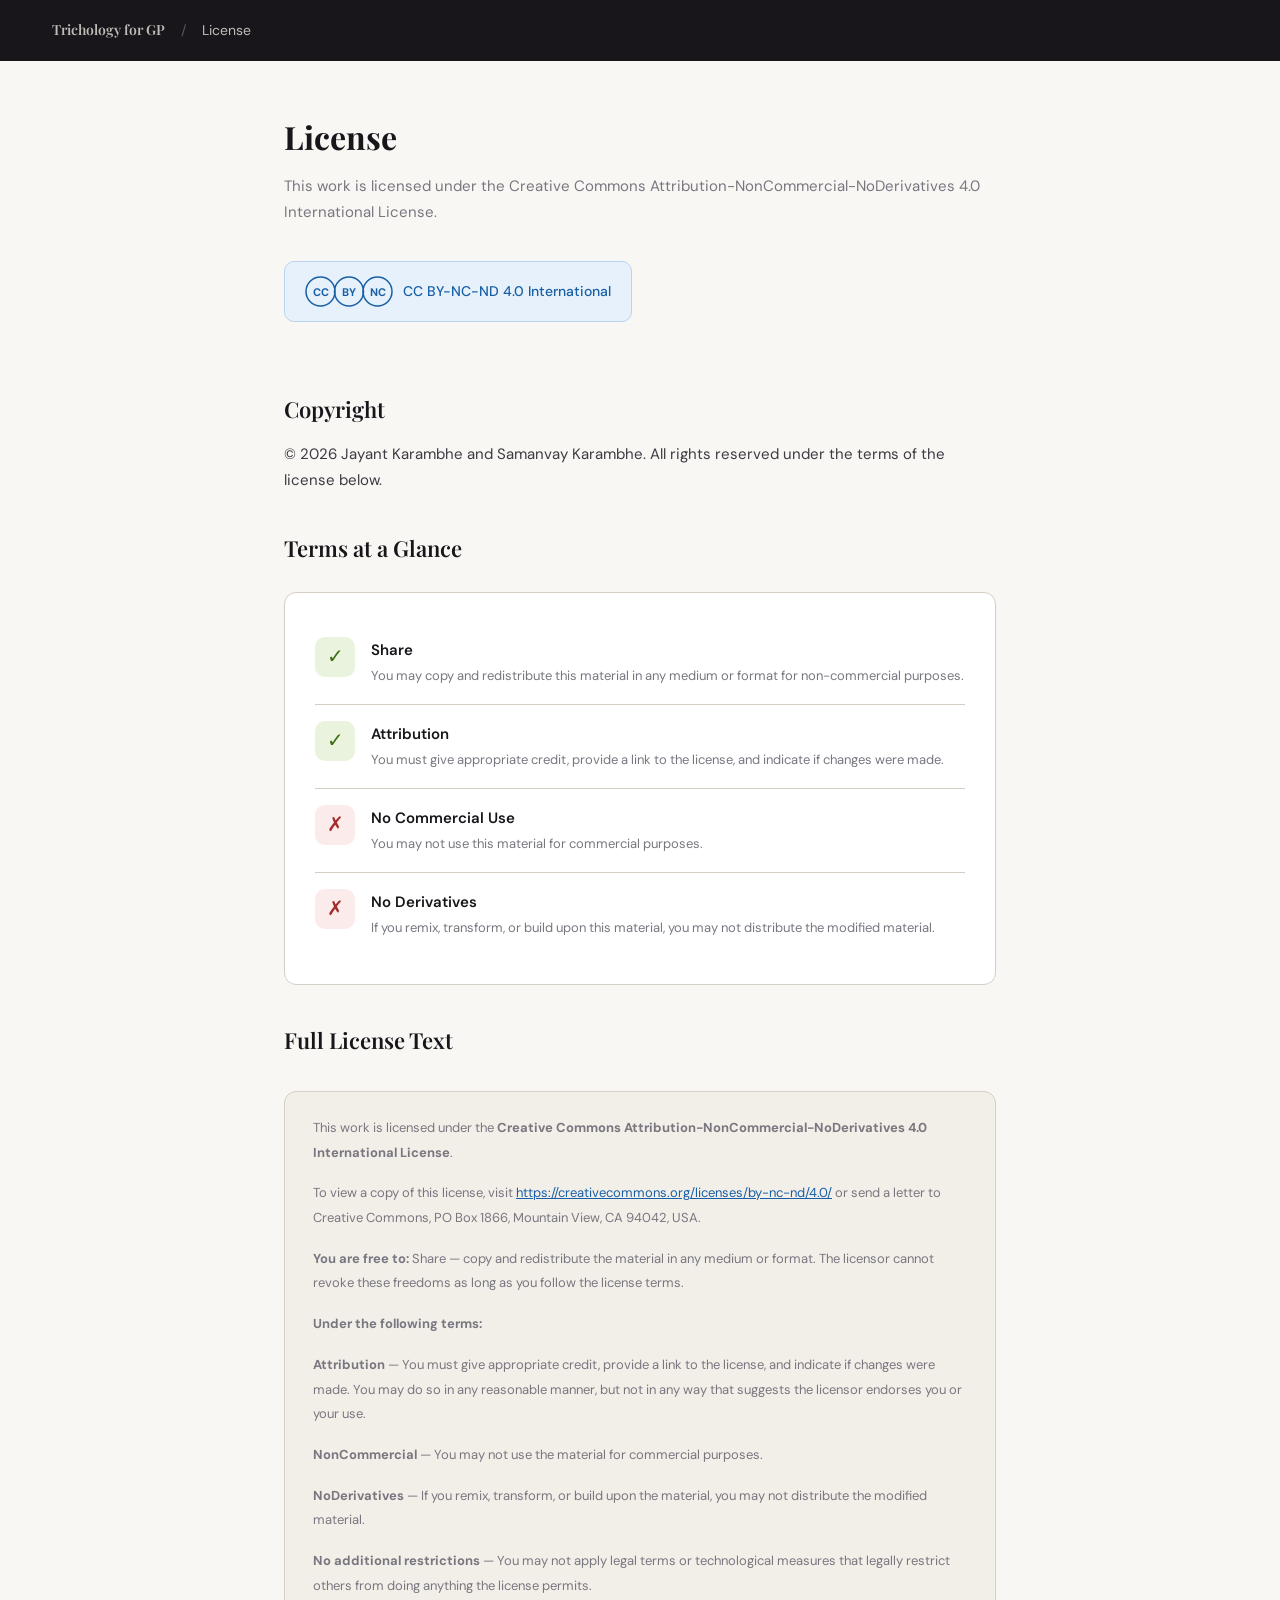
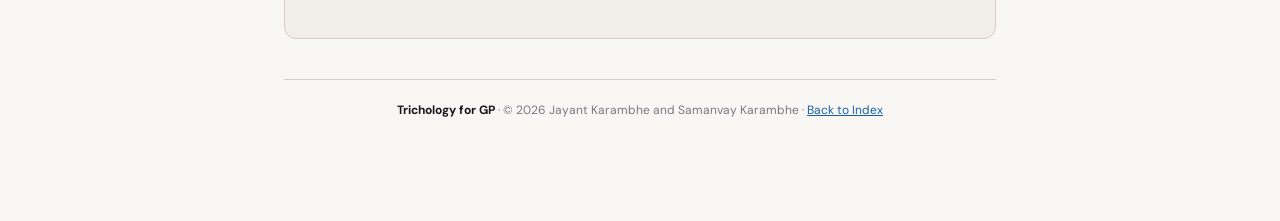
<file: legal-notice.html>
<!DOCTYPE html>
<html lang="en">
<head>
<meta charset="UTF-8">
<meta name="viewport" content="width=device-width, initial-scale=1.0">
<title>License — Trichology for GP</title>
<style>
@import url('https://fonts.googleapis.com/css2?family=Playfair+Display:ital,wght@0,400;0,600;0,700;1,400&family=DM+Sans:wght@300;400;500;600&display=swap');
:root{--ink:#18161A;--ink2:#3d3a42;--ink3:#7a7680;--bg:#F9F7F4;--bg2:#F2EFE9;--rule:#D4CEC4;--info:#185FA5;--infobg:#E6F1FB;--success:#3B6D11;--successbg:#EAF3DE;--warning:#854F0B;--warningbg:#FAEEDA;--danger:#A32D2D;--dangerbg:#FCEBEB;--gold:#9a7228;--gold2:#c49a3c}
*{box-sizing:border-box;margin:0;padding:0}
body{font-family:'DM Sans',sans-serif;background:var(--bg);color:var(--ink);line-height:1.75;font-size:15px;min-height:100vh}
.topbar{background:var(--ink);padding:18px 52px;display:flex;align-items:center;gap:16px}
.topbar a{color:#c0bdb8;text-decoration:none;font-size:14px;transition:color .2s}
.topbar a:hover{color:#fff}
.topbar-title{font-family:'Playfair Display',serif;font-size:18px;font-weight:600;color:#fff}
.topbar-sep{color:#555;font-size:14px}
.main{max-width:800px;margin:0 auto;padding:48px 44px 80px}
h1{font-family:'Playfair Display',serif;font-size:32px;font-weight:700;margin-bottom:8px}
.subtitle{font-size:15px;color:var(--ink3);margin-bottom:36px}
.license-badge{display:inline-flex;align-items:center;gap:10px;background:var(--infobg);border:1px solid #b8d4f0;border-radius:10px;padding:14px 20px;margin-bottom:32px}
.license-badge svg{flex-shrink:0}
.license-badge-text{font-size:14px;color:var(--info);font-weight:500}
h2{font-family:'Playfair Display',serif;font-size:22px;font-weight:600;margin-top:36px;margin-bottom:12px}
p{margin-bottom:16px;color:var(--ink2)}
.terms-card{background:#fff;border:1px solid var(--rule);border-radius:12px;padding:28px 30px;margin:24px 0}
.term-row{display:flex;align-items:flex-start;gap:16px;padding:16px 0;border-bottom:1px solid var(--rule)}
.term-row:last-child{border-bottom:none}
.term-icon{width:40px;height:40px;border-radius:10px;display:flex;align-items:center;justify-content:center;flex-shrink:0;font-size:20px}
.term-icon-green{background:var(--successbg);color:var(--success)}
.term-icon-red{background:var(--dangerbg);color:var(--danger)}
.term-label{font-weight:600;font-size:15px;margin-bottom:2px}
.term-desc{font-size:13px;color:var(--ink3)}
.legal{background:var(--bg2);border:1px solid var(--rule);border-radius:12px;padding:24px 28px;margin-top:32px;font-size:13px;color:var(--ink3);line-height:1.9}
.legal p{color:var(--ink3);font-size:13px}
.footer{margin-top:40px;padding:20px 0;border-top:1px solid var(--rule);text-align:center;font-size:12px;color:var(--ink3)}
.footer strong{color:var(--ink)}
@media(max-width:640px){.topbar{padding:14px 20px}.main{padding:32px 20px 60px}h1{font-size:26px}.term-row{flex-direction:column;gap:8px}}
</style>
</head>
<body>

<div class="topbar">
  <a class="topbar-title" href="index.html">Trichology for GP</a>
  <span class="topbar-sep">/</span>
  <a href="license.html">License</a>
</div>

<div class="main">

  <h1>License</h1>
  <p class="subtitle">This work is licensed under the Creative Commons Attribution-NonCommercial-NoDerivatives 4.0 International License.</p>

  <div class="license-badge">
    <svg xmlns="http://www.w3.org/2000/svg" width="88" height="31" viewBox="0 0 88 31">
      <circle cx="15.5" cy="15.5" r="14.5" fill="none" stroke="#185FA5" stroke-width="1.5"/>
      <text x="15.5" y="20" text-anchor="middle" font-family="DM Sans,sans-serif" font-size="11" font-weight="700" fill="#185FA5">CC</text>
      <circle cx="44" cy="15.5" r="14.5" fill="none" stroke="#185FA5" stroke-width="1.5"/>
      <text x="44" y="20" text-anchor="middle" font-family="DM Sans,sans-serif" font-size="11" font-weight="700" fill="#185FA5">BY</text>
      <circle cx="72.5" cy="15.5" r="14.5" fill="none" stroke="#185FA5" stroke-width="1.5"/>
      <text x="72.5" y="20" text-anchor="middle" font-family="DM Sans,sans-serif" font-size="11" font-weight="700" fill="#185FA5">NC</text>
    </svg>
    <span class="license-badge-text">CC BY-NC-ND 4.0 International</span>
  </div>

  <h2>Copyright</h2>
  <p>&copy; 2026 Jayant Karambhe and Samanvay Karambhe. All rights reserved under the terms of the license below.</p>

  <h2>Terms at a Glance</h2>
  <div class="terms-card">
    <div class="term-row">
      <div class="term-icon term-icon-green">&#10003;</div>
      <div>
        <div class="term-label">Share</div>
        <div class="term-desc">You may copy and redistribute this material in any medium or format for non-commercial purposes.</div>
      </div>
    </div>
    <div class="term-row">
      <div class="term-icon term-icon-green">&#10003;</div>
      <div>
        <div class="term-label">Attribution</div>
        <div class="term-desc">You must give appropriate credit, provide a link to the license, and indicate if changes were made.</div>
      </div>
    </div>
    <div class="term-row">
      <div class="term-icon term-icon-red">&#10007;</div>
      <div>
        <div class="term-label">No Commercial Use</div>
        <div class="term-desc">You may not use this material for commercial purposes.</div>
      </div>
    </div>
    <div class="term-row">
      <div class="term-icon term-icon-red">&#10007;</div>
      <div>
        <div class="term-label">No Derivatives</div>
        <div class="term-desc">If you remix, transform, or build upon this material, you may not distribute the modified material.</div>
      </div>
    </div>
  </div>

  <h2>Full License Text</h2>
  <div class="legal">
    <p>This work is licensed under the <strong>Creative Commons Attribution-NonCommercial-NoDerivatives 4.0 International License</strong>.</p>
    <p>To view a copy of this license, visit <a href="https://creativecommons.org/licenses/by-nc-nd/4.0/" style="color:var(--info)">https://creativecommons.org/licenses/by-nc-nd/4.0/</a> or send a letter to Creative Commons, PO Box 1866, Mountain View, CA 94042, USA.</p>
    <p><strong>You are free to:</strong> Share — copy and redistribute the material in any medium or format. The licensor cannot revoke these freedoms as long as you follow the license terms.</p>
    <p><strong>Under the following terms:</strong></p>
    <p><strong>Attribution</strong> — You must give appropriate credit, provide a link to the license, and indicate if changes were made. You may do so in any reasonable manner, but not in any way that suggests the licensor endorses you or your use.</p>
    <p><strong>NonCommercial</strong> — You may not use the material for commercial purposes.</p>
    <p><strong>NoDerivatives</strong> — If you remix, transform, or build upon the material, you may not distribute the modified material.</p>
    <p><strong>No additional restrictions</strong> — You may not apply legal terms or technological measures that legally restrict others from doing anything the license permits.</p>
  </div>

  <div class="footer">
    <strong>Trichology for GP</strong> &middot; &copy; 2026 Jayant Karambhe and Samanvay Karambhe &middot; <a href="index.html" style="color:var(--info)">Back to Index</a>
  </div>

</div>

</body>
</html>
</file>
<file: shared.css>
/* =========================================================
   Trichology for GP — Shared Styles
   Common structural CSS used across all chapter pages.
   Each chapter defines its own :root variables, fonts, and
   color-specific overrides in an inline <style> block.
   ========================================================= */

/* Reset */
*,*::before,*::after{box-sizing:border-box;margin:0;padding:0}

/* ── Chapter Navigation Bar ── */
.ch-nav{display:flex;justify-content:space-between;align-items:center;padding:10px 46px;font-size:14.5px;border-bottom:1px solid var(--rule);background:var(--bg)}
.ch-nav a{color:var(--ink3);text-decoration:none;transition:color .15s}
.ch-nav a:hover{color:var(--ink)}
.ch-nav .ch-nav-disabled{color:var(--rule);pointer-events:none}
.ch-nav .ch-nav-index{font-weight:500;color:var(--ch-accent,var(--ink))}
.ch-nav-bottom{margin-top:40px;border-top:1px solid var(--rule);border-bottom:none}

/* ── Grid Layouts ── */
.grid2{display:grid;grid-template-columns:1fr 1fr;gap:14px;margin:18px 0}
.grid3{display:grid;grid-template-columns:1fr 1fr 1fr;gap:14px;margin:18px 0}
.recall-grid{display:grid;grid-template-columns:1fr 1fr;gap:14px;margin:18px 0}

/* ── Responsive ── */
@media(max-width:640px){
  .grid2,.grid3,.recall-grid{grid-template-columns:1fr}
  .ch-nav{padding:10px 20px;font-size:13px}
}
</file>
